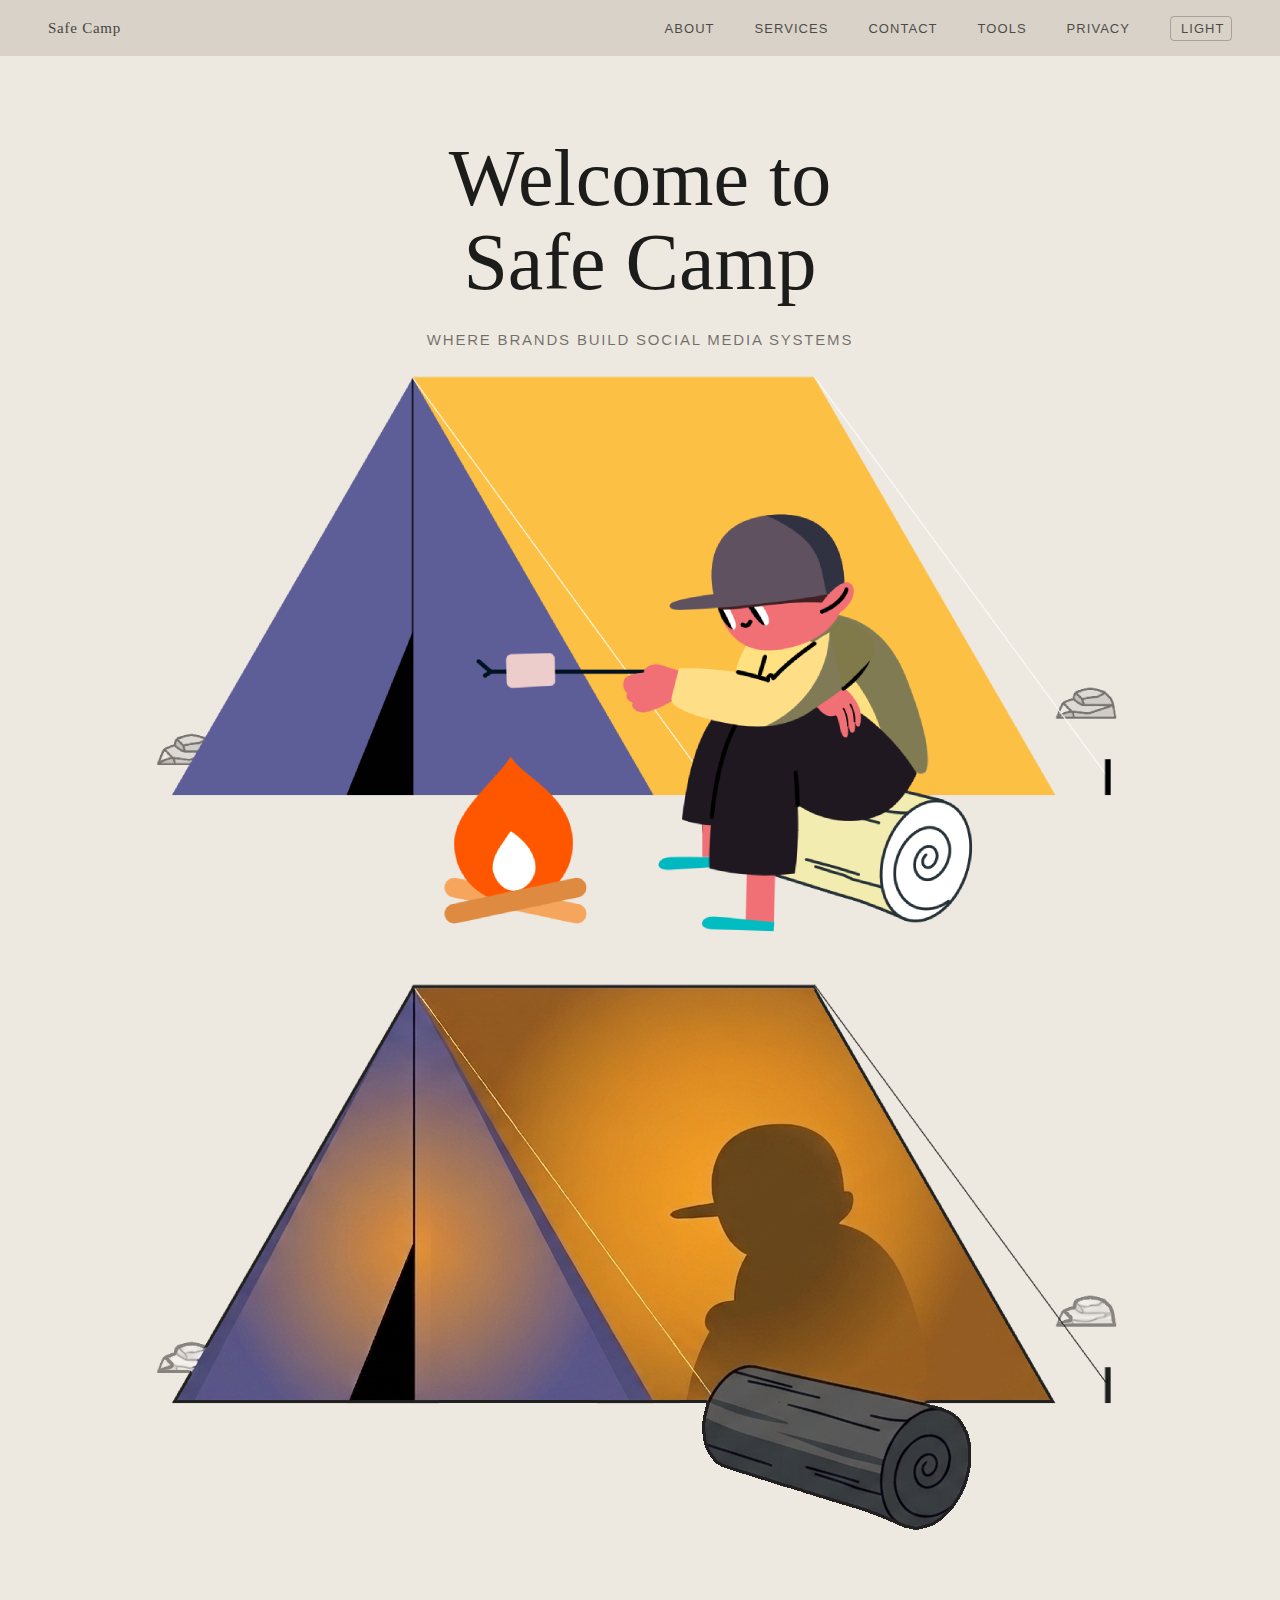
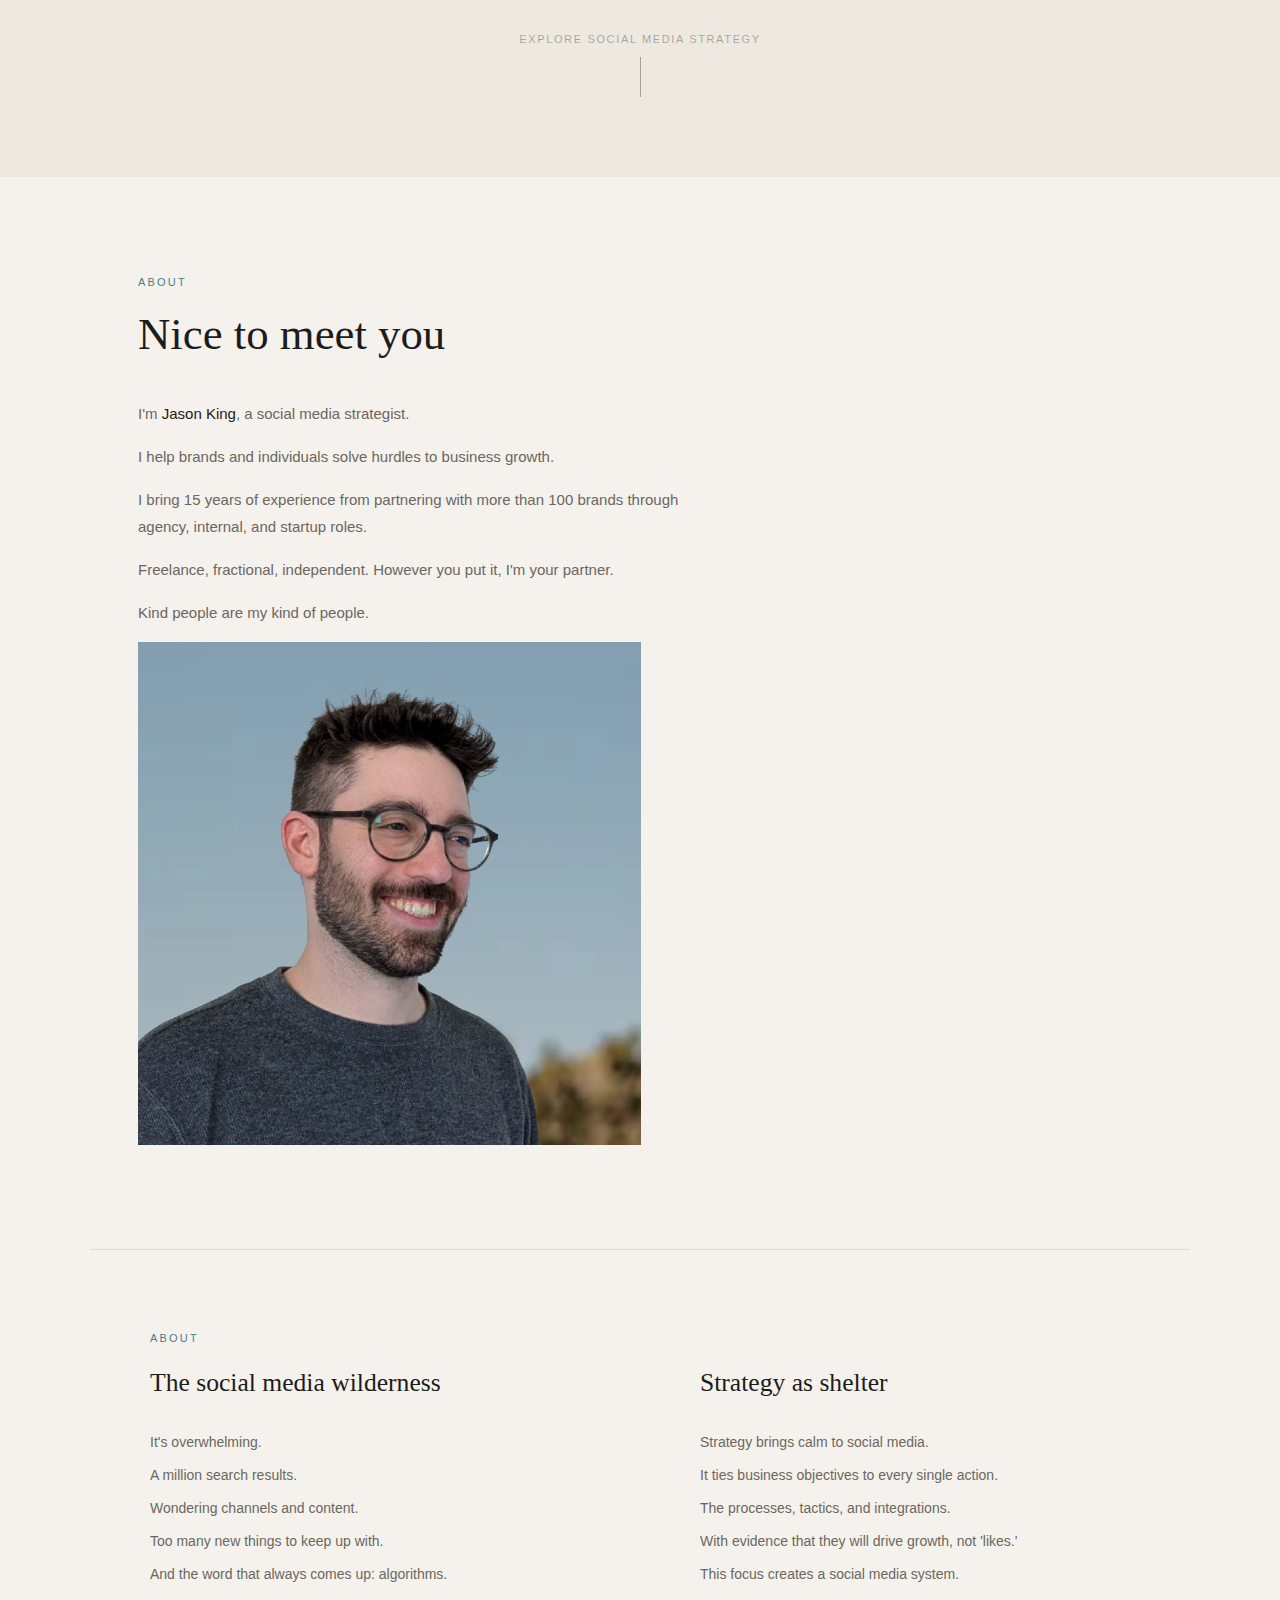
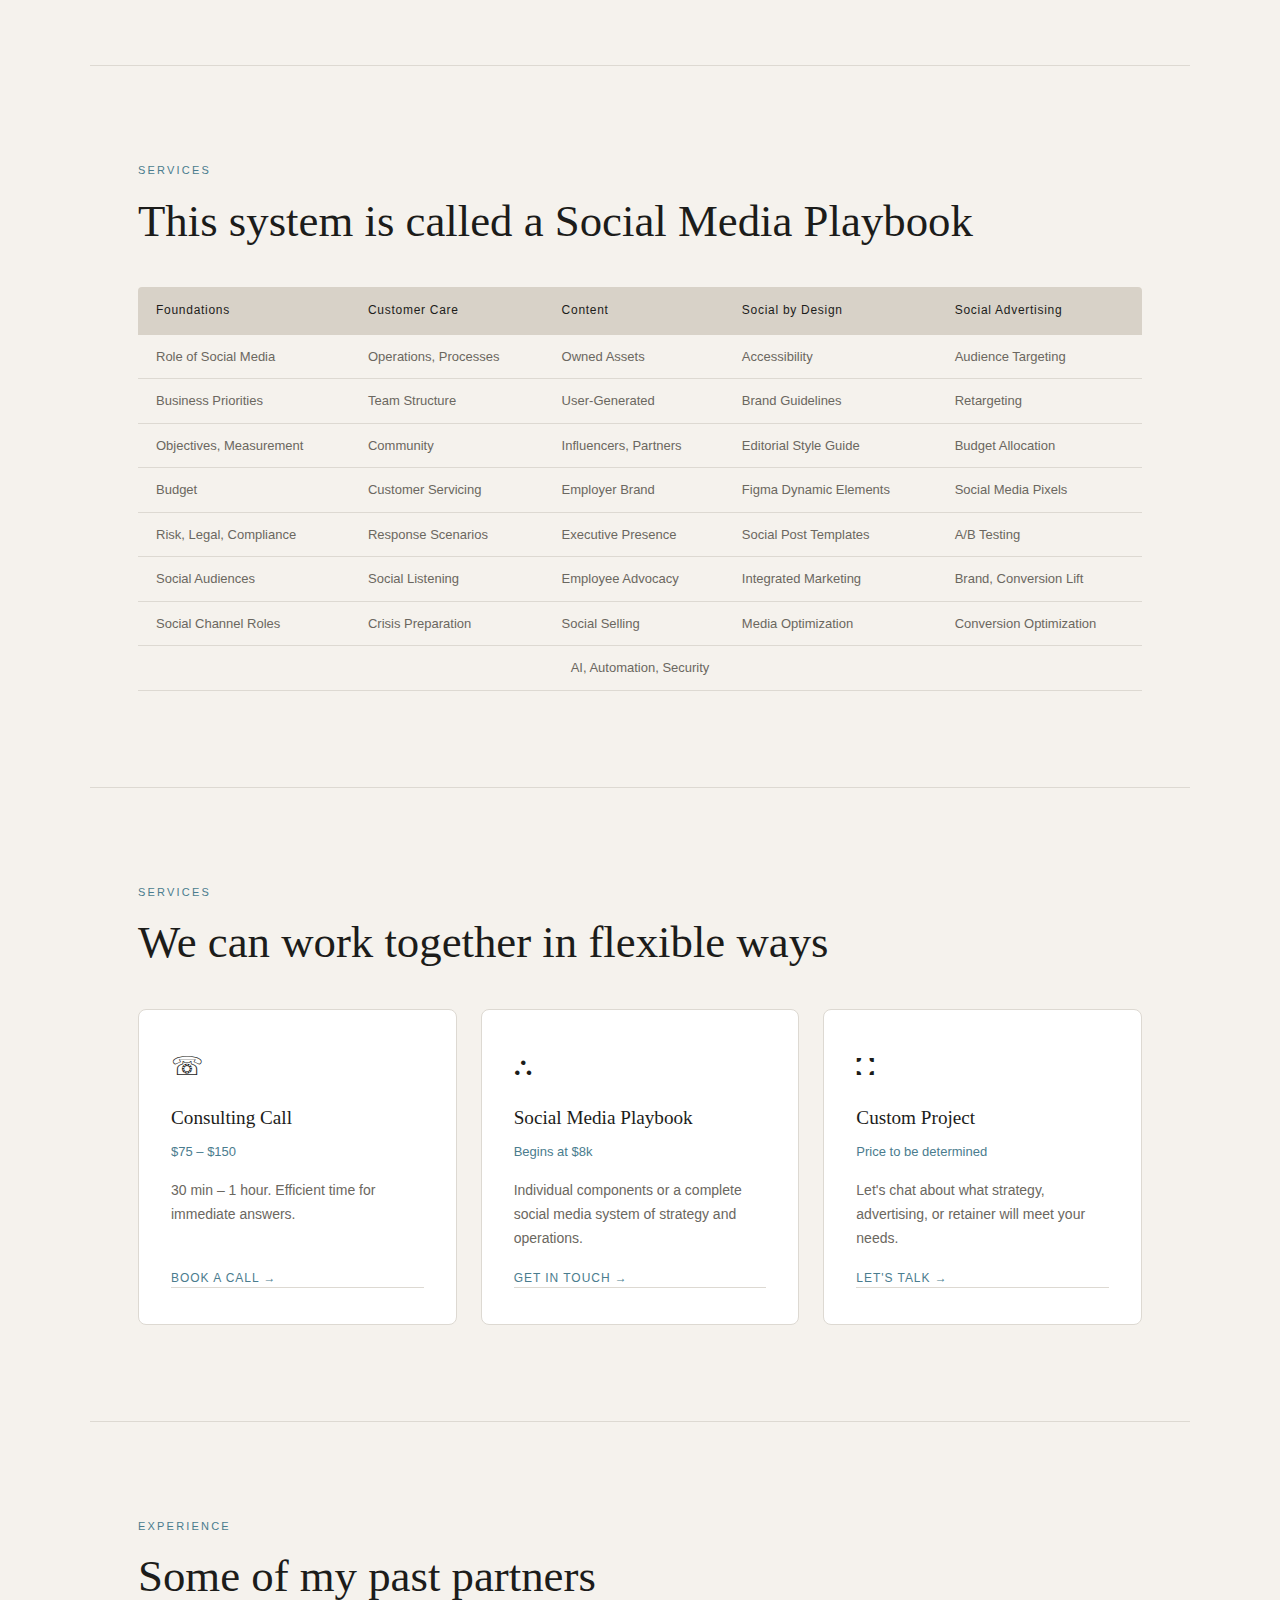
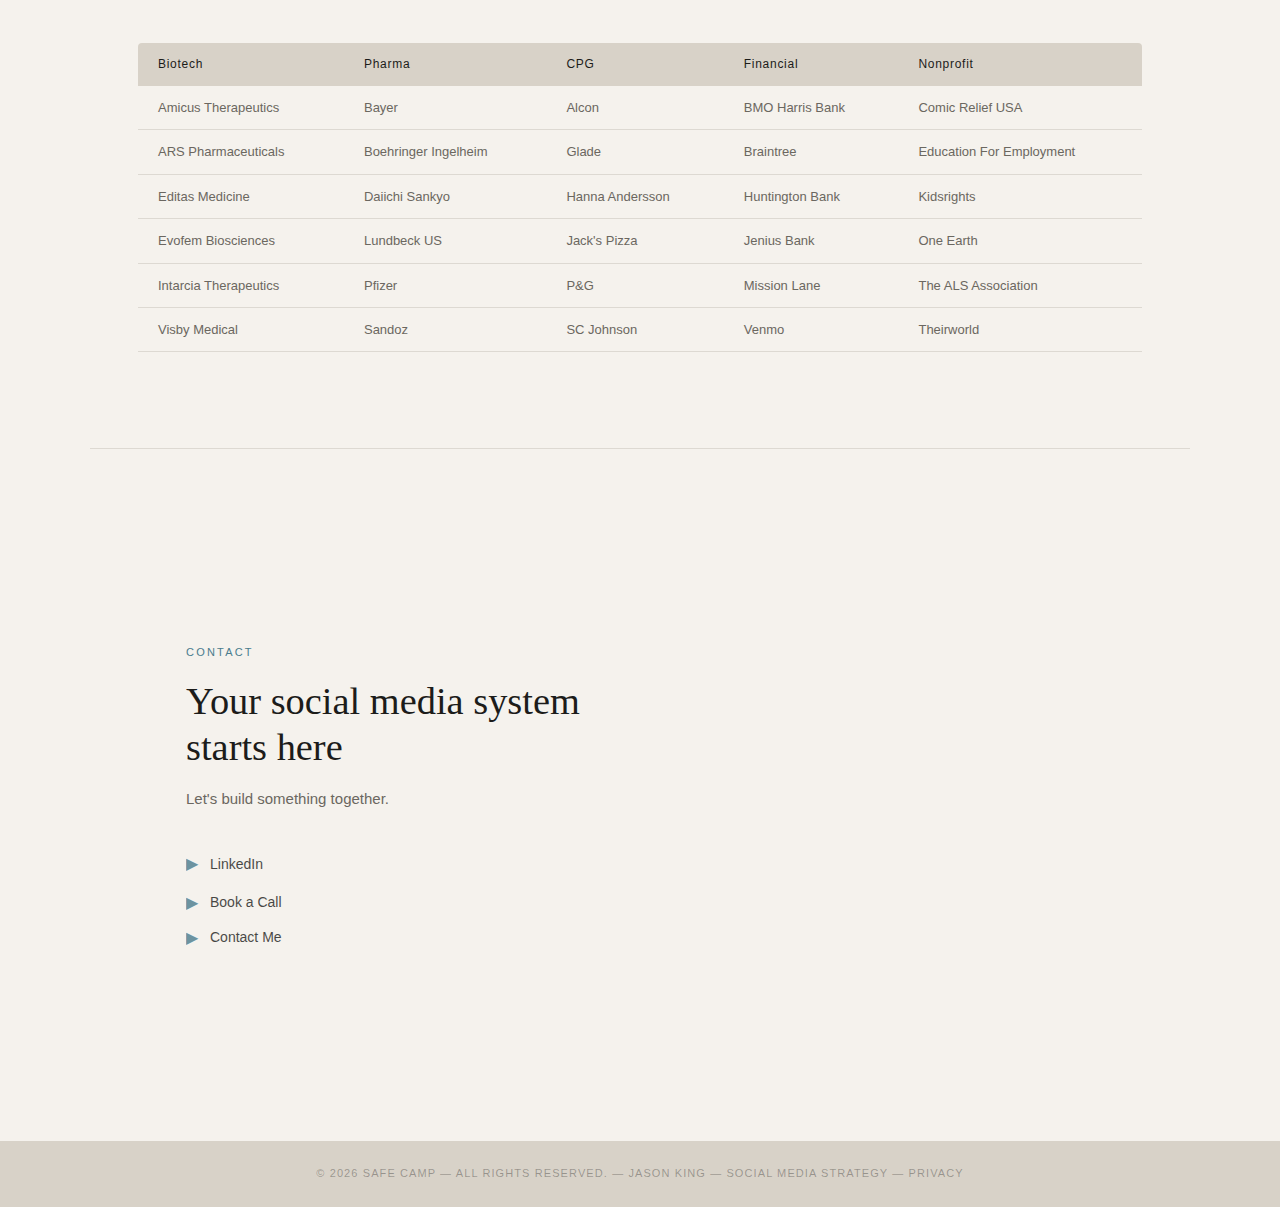
<file: index.html>
<!DOCTYPE html><html lang="en"><head><meta charset="UTF-8"><meta name="viewport" content="width=device-width, initial-scale=1.0"><meta name="referrer" content="strict-origin-when-cross-origin"><meta name="description" content="Safe Camp is a social media strategy consultancy. 15 years of experience partnering with 100+ brands across biotech, pharma, CPG, financial, and nonprofit sectors."><meta property="og:title" content="Safe Camp — Where Brands Build Social Media Systems"><meta property="og:description" content="Social media strategy consultancy. 15 years of experience partnering with 100+ brands across biotech, pharma, CPG, financial, and nonprofit sectors."><meta property="og:image" content="https://jason-kingx.github.io/safe-camp/images/og-image.png"><meta property="og:image:width" content="1200"><meta property="og:image:height" content="630"><meta property="og:image:alt" content="Safe Camp — Social media strategy consultancy by Jason King"><meta property="og:url" content="https://jason-kingx.github.io/safe-camp/"><meta property="og:type" content="website"><meta name="twitter:card" content="summary_large_image"><meta name="twitter:title" content="Safe Camp — Where Brands Build Social Media Systems"><meta name="twitter:description" content="Social media strategy consultancy. 15 years of experience partnering with 100+ brands across biotech, pharma, CPG, financial, and nonprofit sectors."><meta name="twitter:image" content="https://jason-kingx.github.io/safe-camp/images/og-image.png"><meta http-equiv="Content-Security-Policy" content="default-src 'self'; style-src 'self' 'unsafe-inline' https://fonts.googleapis.com; font-src https://fonts.gstatic.com; script-src 'self' 'unsafe-inline' https://app.cal.com https://tally.so; connect-src https://app.cal.com https://tally.so; frame-src https://cal.com https://app.cal.com https://tally.so; img-src 'self' data:;"><link rel="canonical" href="https://jason-kingx.github.io/safe-camp/"><title>Safe Camp — Social Media Strategy</title><link rel="preconnect" href="https://fonts.googleapis.com"><link rel="preconnect" href="https://fonts.gstatic.com" crossorigin><link href="https://fonts.googleapis.com/css2?family=EB+Garamond:ital,wght@0,400;1,400&family=DM+Sans:wght@300;400;500&display=swap" rel="stylesheet"><link rel="stylesheet" href="css/styles.css"><link rel="icon" href="favicon-black.svg" media="(prefers-color-scheme: light)"><link rel="icon" href="favicon-white.svg" media="(prefers-color-scheme: dark)"><script defer src="https://tally.so/widgets/embed.js"></script><script type="application/ld+json">{"@context":"https://schema.org","@type":"ProfessionalService","name":"Safe Camp","url":"https://jason-kingx.github.io/safe-camp","description":"Social media strategy consultancy. 15 years of experience partnering with 100+ brands.","founder":{"@type":"Person","name":"Jason King","jobTitle":"Social Media Strategist","url":"https://www.linkedin.com/in/jasonkingx/"},"areaServed":"Worldwide","serviceType":"Social Media Strategy"}</script></head><body><noscript><p style="position:fixed;bottom:0;left:0;right:0;background:var(--nav-bg);color:var(--ink);text-align:center;padding:12px 24px;font-size:13px;letter-spacing:0.06em;z-index:999;margin:0;">JavaScript is disabled in your browser. The booking and contact forms require JavaScript to function.</p></noscript><nav role="navigation" aria-label="Main navigation"><a href="index.html" class="nav-brand" style="text-decoration:none;">Safe Camp</a><ul class="nav-links" id="navLinks"><li><a href="#about">About</a></li><li><a href="#services">Services</a></li><li><a href="#contact">Contact</a></li><li><a href="tools.html">Tools</a></li><li><a href="privacy.html">Privacy</a></li><li><button class="theme-toggle" id="themeToggle" aria-label="Toggle light/dark mode"><span class="toggle-label">Light</span></button></li></ul><button class="hamburger" id="hamburger" aria-label="Toggle menu" aria-expanded="false"><span></span><span></span><span></span></button></nav><main><section id="hero" aria-label="Introduction"><div class="hero-inner"><div class="hero-text"><h1 class="hero-title">Welcome to<br>Safe Camp</h1><p class="hero-sub">Where brands build social media systems</p></div><div class="hero-image"><img src="images/CamperLight.png" alt="Illustrated camper roasting marshmallows by a campfire" class="hero-camper-light"><img src="images/CamperDark.png" alt="Illustrated camper roasting marshmallows by a campfire" class="hero-camper-dark"></div></div><a class="hero-scroll" href="#about">Explore social media strategy</a></section><section id="about" aria-labelledby="about-heading"><div id="about-section"><div class="about-text"><p class="section-eyebrow" aria-hidden="true">About</p><h2 id="about-heading" class="section-title">Nice to meet you</h2><p>I'm <strong>Jason King</strong>, a social media strategist.</p><p>I help brands and individuals<br class="mobile-br"> solve hurdles to business growth.</p><p>I bring 15 years of experience from<br class="mobile-br"> partnering with more than 100 brands<br class="mobile-br"> through agency, internal, and startup roles.</p><p>Freelance, fractional, independent.<br class="mobile-br"> However you put it, I'm your partner.</p><p class="mobile-no-gap">Kind people are my kind of people.</p></div><div class="about-headshot"><img src="images/headshot.png" alt="Jason King, social media strategist" class="headshot-img"></div></div></section><div class="full-divider" aria-hidden="true"></div><section id="philosophy" aria-label="Strategy philosophy"><div class="philosophy-inner"><div class="phil-col"><p class="col-label" aria-hidden="true">About</p><h3>The social media wilderness</h3><ul><li>It's overwhelming.</li><li>A million search results.</li><li>Wondering channels and content.</li><li>Too many new things to keep up with.</li><li>And the word that always comes up: algorithms.</li></ul></div><div class="phil-col solution"><p class="col-label" style="visibility:hidden;" aria-hidden="true">placeholder</p><h3>Strategy as shelter</h3><ul><li>Strategy brings calm to social media.</li><li>It ties business objectives to every single action.</li><li>The processes, tactics, and integrations.</li><li>With evidence that they will drive growth, not 'likes.'</li><li>This focus creates a social media system.</li></ul></div></div></section><div class="full-divider" aria-hidden="true"></div><section id="services" aria-labelledby="services-heading"><div id="services-section"><p class="section-eyebrow" aria-hidden="true">Services</p><h2 id="services-heading" class="section-title">This system is called a Social Media Playbook</h2><div class="table-scroll"><table class="playbook-table" aria-label="Social Media Playbook components"><thead><tr><th scope="col">Foundations</th><th scope="col">Customer Care</th><th scope="col">Content</th><th scope="col">Social by Design</th><th scope="col">Social Advertising</th></tr></thead><tbody><tr><td>Role of Social Media</td><td>Operations, Processes</td><td>Owned Assets</td><td>Accessibility</td><td>Audience Targeting</td></tr><tr><td>Business Priorities</td><td>Team Structure</td><td>User-Generated</td><td>Brand Guidelines</td><td>Retargeting</td></tr><tr><td>Objectives, Measurement</td><td>Community</td><td>Influencers, Partners</td><td>Editorial Style Guide</td><td>Budget Allocation</td></tr><tr><td>Budget</td><td>Customer Servicing</td><td>Employer Brand</td><td>Figma Dynamic Elements</td><td>Social Media Pixels</td></tr><tr><td>Risk, Legal, Compliance</td><td>Response Scenarios</td><td>Executive Presence</td><td>Social Post Templates</td><td>A/B Testing</td></tr><tr><td>Social Audiences</td><td>Social Listening</td><td>Employee Advocacy</td><td>Integrated Marketing</td><td>Brand, Conversion Lift</td></tr><tr><td>Social Channel Roles</td><td>Crisis Preparation</td><td>Social Selling</td><td>Media Optimization</td><td>Conversion Optimization</td></tr><tr><td colspan="5" style="text-align:center;">AI, Automation, Security</td></tr></tbody></table></div><script>const table=document.querySelector('.playbook-table');const allCells=table.querySelectorAll('td');const lastRowCell=table.querySelector('tbody tr:last-child td[colspan]');allCells.forEach(td=>{td.addEventListener('mouseenter',()=>{const col=td.cellIndex;allCells.forEach(cell=>{const isColMatch=cell.cellIndex===col && !cell.hasAttribute('colspan');const isLastRow=cell===lastRowCell;cell.classList.toggle('col-hover',isColMatch || isLastRow);});});td.addEventListener('mouseleave',()=>{allCells.forEach(cell=>cell.classList.remove('col-hover'));});});</script></div></section><div class="full-divider" aria-hidden="true"></div><section id="pricing" aria-labelledby="pricing-heading"><div class="pricing-inner"><p class="section-eyebrow" aria-hidden="true">Services</p><h2 id="pricing-heading" class="section-title">We can work together in flexible ways</h2><div class="pricing-grid"><div class="pricing-card"><span class="icon" aria-hidden="true">☏</span><h3>Consulting Call</h3><p class="price">$75 – $150</p><p>30 min – 1 hour. Efficient time for immediate answers.</p><button data-cal-link="safecamp" data-cal-namespace="booking" data-cal-config='{"layout":"month_view"}' class="cta-link">Book a call <span aria-hidden="true">→</span></button></div><div class="pricing-card"><span class="icon" aria-hidden="true">⛬</span><h3>Social Media Playbook</h3><p class="price">Begins at $8k</p><p>Individual components or a complete social media system of strategy and operations.</p><button data-tally-open="MebPkA" data-tally-layout="modal" data-tally-width="560" data-tally-emoji-text="👋" data-tally-emoji-animation="wave" class="cta-link">Get in touch <span aria-hidden="true">→</span></button></div><div class="pricing-card"><span class="icon" aria-hidden="true">⛚</span><h3>Custom Project</h3><p class="price">Price to be determined</p><p>Let's chat about what strategy, advertising, or retainer will meet your needs.</p><button data-tally-open="MebPkA" data-tally-layout="modal" data-tally-width="560" data-tally-emoji-text="👋" data-tally-emoji-animation="wave" class="cta-link">Let's talk <span aria-hidden="true">→</span></button></div></div></div></section><div class="full-divider" aria-hidden="true"></div><section id="partners" aria-labelledby="partners-heading"><div class="partners-inner"><p class="section-eyebrow" aria-hidden="true">Experience</p><h2 id="partners-heading" class="section-title">Some of my past partners</h2><div class="table-scroll"><table class="partners-table" aria-label="Past partner brands by industry"><thead><tr><th scope="col">Biotech</th><th scope="col">Pharma</th><th scope="col">CPG</th><th scope="col">Financial</th><th scope="col">Nonprofit</th></tr></thead><tbody><tr><td>Amicus Therapeutics</td><td>Bayer</td><td>Alcon</td><td>BMO Harris Bank</td><td>Comic Relief USA</td></tr><tr><td>ARS Pharmaceuticals</td><td>Boehringer Ingelheim</td><td>Glade</td><td>Braintree</td><td>Education For Employment</td></tr><tr><td>Editas Medicine</td><td>Daiichi Sankyo</td><td>Hanna Andersson</td><td>Huntington Bank</td><td>Kidsrights</td></tr><tr><td>Evofem Biosciences</td><td>Lundbeck US</td><td>Jack's Pizza</td><td>Jenius Bank</td><td>One Earth</td></tr><tr><td>Intarcia Therapeutics</td><td>Pfizer</td><td>P&G</td><td>Mission Lane</td><td>The ALS Association</td></tr><tr><td>Visby Medical</td><td>Sandoz</td><td>SC Johnson</td><td>Venmo</td><td>Theirworld</td></tr></tbody></table></div></div></section><div class="full-divider" aria-hidden="true"></div><section id="contact" aria-labelledby="contact-heading"><div id="contact-section"><div class="contact-inner"><div class="contact-text"><p class="section-eyebrow" aria-hidden="true">Contact</p><h2 id="contact-heading">Your social media system starts here</h2><p class="sub">Let's build something together.</p><div class="contact-links"><a href="https://www.linkedin.com/in/jasonkingx/" class="contact-link" target="_blank" rel="noopener noreferrer" aria-label="LinkedIn (opens in a new tab)"><span class="arrow" aria-hidden="true">▶</span> LinkedIn </a><button data-cal-link="safecamp" data-cal-namespace="booking" data-cal-config='{"layout":"month_view"}' class="contact-link"><span class="arrow" aria-hidden="true">▶</span> Book a Call </button><button data-tally-open="MebPkA" data-tally-layout="modal" data-tally-width="560" data-tally-emoji-text="👋" data-tally-emoji-animation="wave" class="contact-link"><span class="arrow" aria-hidden="true">▶</span> Contact Me </button></div></div><div class="contact-illustration"><img src="images/contact-illustration.gif" class="logo-theme logo-dark-mode" loading="lazy" width="360" height="360" alt="Safe Camp logo"><img src="images/SafeCamp_black.gif" class="logo-theme logo-light-mode" loading="lazy" width="360" height="360" alt="Safe Camp logo"></div></div></div></section></main><footer>&copy; 2026 Safe Camp &mdash; All rights reserved. &mdash; Jason King &mdash; Social Media Strategy &mdash; <a href="privacy.html" class="footer-link" style="color:inherit;text-decoration:none;">Privacy</a></footer><script>(function(){const html=document.documentElement;const saved=localStorage.getItem('theme');if(saved==='dark'){html.setAttribute('data-theme','dark');}else if(saved==='light'){html.removeAttribute('data-theme');}else if(window.matchMedia('(prefers-color-scheme: dark)').matches){html.setAttribute('data-theme','dark');}window.addEventListener('DOMContentLoaded',function(){const btn=document.getElementById('themeToggle');const label=btn.querySelector('.toggle-label');function updateLabel(){label.textContent=html.getAttribute('data-theme')==='dark'?'Dark':'Light';}updateLabel();btn.addEventListener('click',function(){const isDark=html.getAttribute('data-theme')==='dark';if(isDark){html.removeAttribute('data-theme');localStorage.setItem('theme','light');}else{html.setAttribute('data-theme','dark');localStorage.setItem('theme','dark');}updateLabel();});});})();</script><script type="text/javascript"> (function (C, A, L) { let p = function (a, ar) { a.q.push(ar); }; let d = C.document; C.Cal = C.Cal || function () { let cal = C.Cal; let ar = arguments; if (!cal.loaded) { cal.ns = {}; cal.q = cal.q || []; d.head.appendChild(d.createElement("script")).src = A; cal.loaded = true; } if (ar[0] === L) { const api = function () { p(api, arguments); }; const namespace = ar[1]; api.q = api.q || []; if(typeof namespace === "string"){cal.ns[namespace] = cal.ns[namespace] || api;p(cal.ns[namespace], ar);p(cal, ["initNamespace", namespace]);} else p(cal, ar); return;} p(cal, ar); }; })(window, "https://app.cal.com/embed/embed.js","init");Cal("init","booking",{origin:"https://app.cal.com"});Cal("ns:booking","init",{debug:false,calLink:"safecamp",config:{layout:"month_view"}});</script><script>(function(){var btn=document.getElementById('hamburger');var nav=document.getElementById('navLinks');btn.addEventListener('click',function(){var open=nav.classList.toggle('nav-open');btn.classList.toggle('is-open',open);btn.setAttribute('aria-expanded',String(open));});nav.querySelectorAll('a').forEach(function(a){a.addEventListener('click',function(){nav.classList.remove('nav-open');btn.classList.remove('is-open');btn.setAttribute('aria-expanded','false');});});})();</script></body></html>
</file>
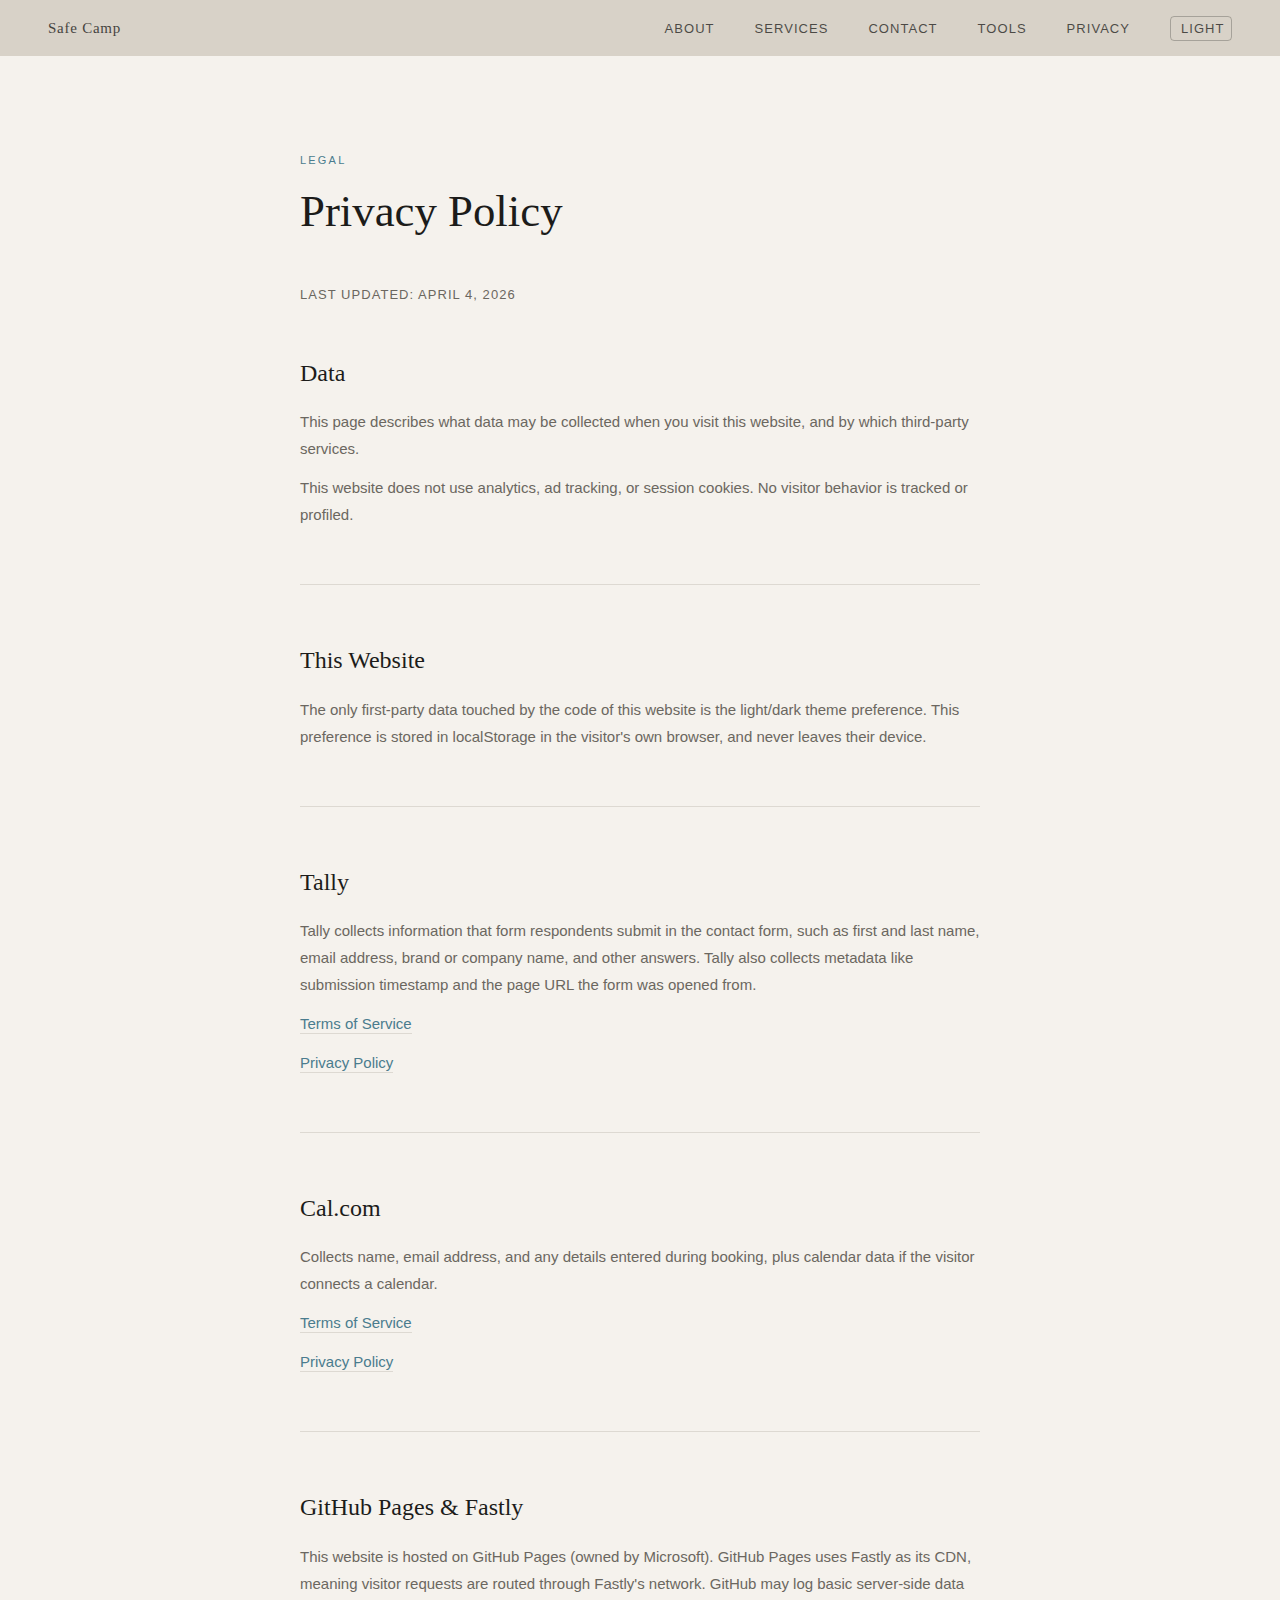
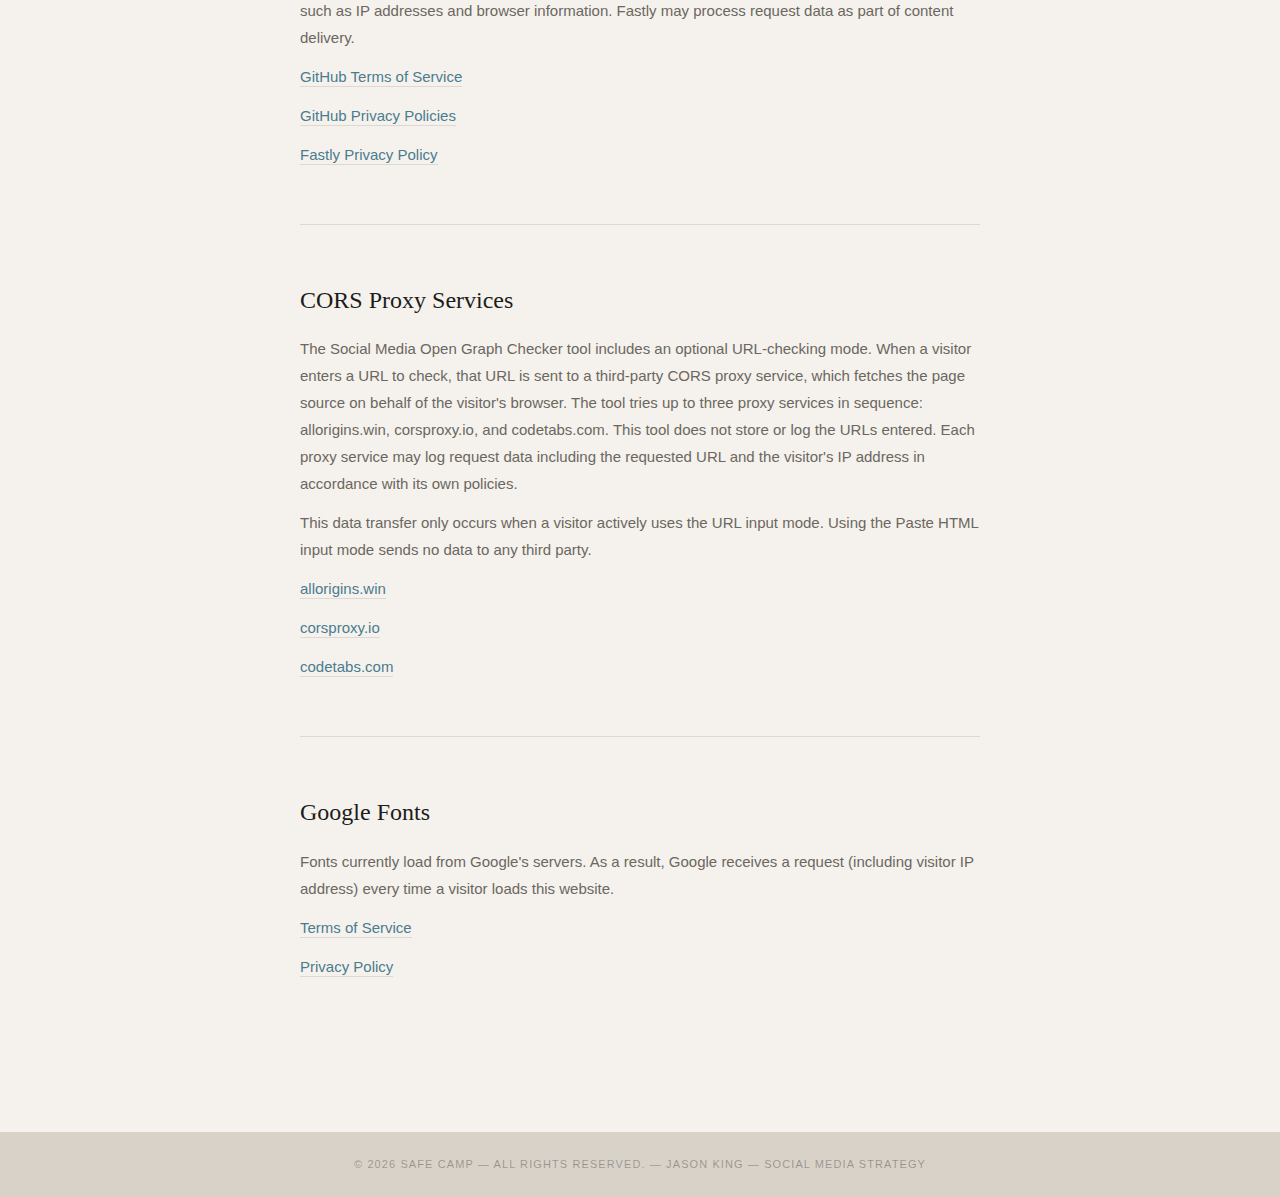
<file: privacy.html>
<!DOCTYPE html><html lang="en"><head><meta charset="UTF-8"><meta name="viewport" content="width=device-width, initial-scale=1.0"><meta name="referrer" content="strict-origin-when-cross-origin"><meta name="description" content="Safe Camp privacy policy. Information about data collected by this website and third-party services including Tally, Cal.com, GitHub Pages, Fastly, CORS proxy services, and Google Fonts."><meta http-equiv="Content-Security-Policy" content="default-src 'self'; style-src 'self' 'unsafe-inline' https://fonts.googleapis.com; font-src https://fonts.gstatic.com; script-src 'self' 'unsafe-inline'; img-src 'self' data:;"><link rel="canonical" href="https://jason-kingx.github.io/safe-camp/privacy.html"><title>Privacy — Safe Camp</title><link rel="preconnect" href="https://fonts.googleapis.com"><link rel="preconnect" href="https://fonts.gstatic.com" crossorigin><link href="https://fonts.googleapis.com/css2?family=EB+Garamond:ital,wght@0,400;1,400&family=DM+Sans:wght@300;400;500&display=swap" rel="stylesheet"><link rel="icon" href="favicon-black.svg" media="(prefers-color-scheme: light)"><link rel="icon" href="favicon-white.svg" media="(prefers-color-scheme: dark)"><link rel="stylesheet" href="css/styles.css"><style>
.terms-outer{width:100%;padding:96px 48px;}
.terms-inner{max-width:680px;margin:0 auto;}
.terms-inner h1{font-family:'EB Garamond',serif;font-size:clamp(1.8rem,4vw,2.8rem);font-weight:400;line-height:1.15;margin-bottom:48px;}
.terms-section{margin-bottom:56px;}
.terms-section h2{font-family:'EB Garamond',serif;font-size:1.5rem;font-weight:400;color:var(--ink);margin-bottom:16px;}
.terms-section p{font-size:15px;color:var(--mid);line-height:1.8;margin-bottom:12px;}
.terms-section a{color:var(--accent);text-decoration:none;border-bottom:1px solid var(--line);padding-bottom:1px;transition:border-color 0.2s;}
.terms-section a:hover{border-color:var(--accent);}
.terms-divider{height:1px;background:var(--line);margin-bottom:56px;border:none;}
@media(max-width:768px){.terms-outer{padding:64px 24px;}}
</style></head><body><noscript><p style="position:fixed;bottom:0;left:0;right:0;background:var(--nav-bg);color:var(--ink);text-align:center;padding:12px 24px;font-size:13px;letter-spacing:0.06em;z-index:999;margin:0;">JavaScript is disabled in your browser. Some features on this site require JavaScript to function.</p></noscript><nav role="navigation" aria-label="Main navigation"><a href="index.html" class="nav-brand" style="text-decoration:none;">Safe Camp</a><ul class="nav-links" id="navLinks"><li><a href="index.html#about">About</a></li><li><a href="index.html#services">Services</a></li><li><a href="index.html#contact">Contact</a></li><li><a href="tools.html">Tools</a></li><li><a href="privacy.html">Privacy</a></li><li><button class="theme-toggle" id="themeToggle" aria-label="Toggle light/dark mode"><span class="toggle-label">Light</span></button></li></ul><button class="hamburger" id="hamburger" aria-label="Toggle menu" aria-expanded="false"><span></span><span></span><span></span></button></nav><main><div class="terms-outer"><div class="terms-inner"><p class="section-eyebrow" aria-hidden="true">Legal</p><h1>Privacy Policy</h1><p style="font-size:13px;color:var(--mid);letter-spacing:0.08em;text-transform:uppercase;margin-bottom:48px;">Last updated: April 4, 2026</p><div class="terms-section"><h2>Data</h2><p>This page describes what data may be collected when you visit this website, and by which third-party services.</p><p>This website does not use analytics, ad tracking, or session cookies. No visitor behavior is tracked or profiled.</p></div><hr class="terms-divider"><div class="terms-section"><h2>This Website</h2><p>The only first-party data touched by the code of this website is the light/dark theme preference. This preference is stored in localStorage in the visitor's own browser, and never leaves their device.</p></div><hr class="terms-divider"><div class="terms-section"><h2>Tally</h2><p>Tally collects information that form respondents submit in the contact form, such as first and last name, email address, brand or company name, and other answers. Tally also collects metadata like submission timestamp and the page URL the form was opened from.</p><p><a href="https://tally.so/help/terms-conditions" target="_blank" rel="noopener noreferrer">Terms of Service</a></p><p><a href="https://tally.so/help/privacy-policy" target="_blank" rel="noopener noreferrer">Privacy Policy</a></p></div><hr class="terms-divider"><div class="terms-section"><h2>Cal.com</h2><p>Collects name, email address, and any details entered during booking, plus calendar data if the visitor connects a calendar.</p><p><a href="https://cal.com/terms" target="_blank" rel="noopener noreferrer">Terms of Service</a></p><p><a href="https://cal.com/privacy" target="_blank" rel="noopener noreferrer">Privacy Policy</a></p></div><hr class="terms-divider"><div class="terms-section"><h2>GitHub Pages &amp; Fastly</h2><p>This website is hosted on GitHub Pages (owned by Microsoft). GitHub Pages uses Fastly as its CDN, meaning visitor requests are routed through Fastly's network. GitHub may log basic server-side data such as IP addresses and browser information. Fastly may process request data as part of content delivery.</p><p><a href="https://docs.github.com/en/site-policy/github-terms/github-terms-of-service" target="_blank" rel="noopener noreferrer">GitHub Terms of Service</a></p><p><a href="https://docs.github.com/en/site-policy/privacy-policies" target="_blank" rel="noopener noreferrer">GitHub Privacy Policies</a></p><p><a href="https://www.fastly.com/privacy/" target="_blank" rel="noopener noreferrer">Fastly Privacy Policy</a></p></div><hr class="terms-divider"><div class="terms-section"><h2>CORS Proxy Services</h2><p>The Social Media Open Graph Checker tool includes an optional URL-checking mode. When a visitor enters a URL to check, that URL is sent to a third-party CORS proxy service, which fetches the page source on behalf of the visitor's browser. The tool tries up to three proxy services in sequence: allorigins.win, corsproxy.io, and codetabs.com. This tool does not store or log the URLs entered. Each proxy service may log request data including the requested URL and the visitor's IP address in accordance with its own policies.</p><p>This data transfer only occurs when a visitor actively uses the URL input mode. Using the Paste HTML input mode sends no data to any third party.</p><p><a href="https://allorigins.win" target="_blank" rel="noopener noreferrer">allorigins.win</a></p><p><a href="https://corsproxy.io" target="_blank" rel="noopener noreferrer">corsproxy.io</a></p><p><a href="https://codetabs.com" target="_blank" rel="noopener noreferrer">codetabs.com</a></p></div><hr class="terms-divider"><div class="terms-section"><h2>Google Fonts</h2><p>Fonts currently load from Google's servers. As a result, Google receives a request (including visitor IP address) every time a visitor loads this website.</p><p><a href="https://developers.google.com/fonts/terms" target="_blank" rel="noopener noreferrer">Terms of Service</a></p><p><a href="https://developers.google.com/fonts/faq/privacy" target="_blank" rel="noopener noreferrer">Privacy Policy</a></p></div></div></div></main><footer>&copy; 2026 Safe Camp &mdash; All rights reserved. &mdash; Jason King &mdash; Social Media Strategy</footer><script>(function(){const html=document.documentElement;const saved=localStorage.getItem('theme');if(saved==='dark'){html.setAttribute('data-theme','dark');}else if(saved==='light'){html.removeAttribute('data-theme');}else if(window.matchMedia('(prefers-color-scheme: dark)').matches){html.setAttribute('data-theme','dark');}window.addEventListener('DOMContentLoaded',function(){const btn=document.getElementById('themeToggle');const label=btn.querySelector('.toggle-label');function updateLabel(){label.textContent=html.getAttribute('data-theme')==='dark'?'Dark':'Light';}updateLabel();btn.addEventListener('click',function(){const isDark=html.getAttribute('data-theme')==='dark';if(isDark){html.removeAttribute('data-theme');localStorage.setItem('theme','light');}else{html.setAttribute('data-theme','dark');localStorage.setItem('theme','dark');}updateLabel();});});})();</script><script>(function(){var btn=document.getElementById('hamburger');var nav=document.getElementById('navLinks');btn.addEventListener('click',function(){var open=nav.classList.toggle('nav-open');btn.classList.toggle('is-open',open);btn.setAttribute('aria-expanded',String(open));});nav.querySelectorAll('a').forEach(function(a){a.addEventListener('click',function(){nav.classList.remove('nav-open');btn.classList.remove('is-open');btn.setAttribute('aria-expanded','false');});});})();</script></body></html>
</file>
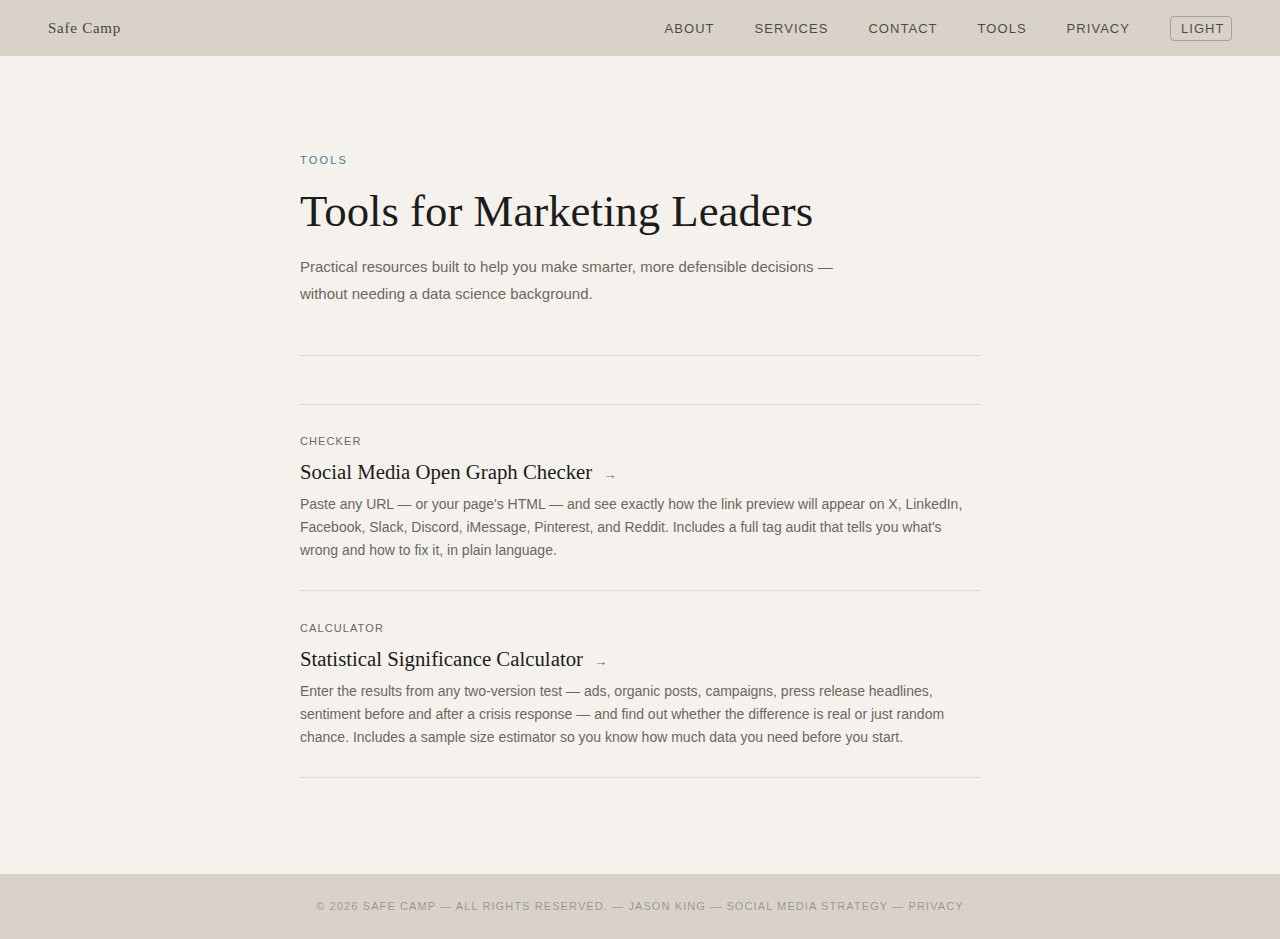
<file: tools.html>
<!DOCTYPE html>
<html lang="en"><head>
<meta charset="UTF-8">
<meta name="viewport" content="width=device-width, initial-scale=1.0">
<meta name="referrer" content="strict-origin-when-cross-origin">
<meta name="description" content="Tools for marketing leaders from Safe Camp — practical resources for making smarter, data-informed decisions without needing a data science background.">
<meta http-equiv="Content-Security-Policy" content="default-src 'self'; style-src 'self' 'unsafe-inline' https://fonts.googleapis.com; font-src https://fonts.gstatic.com; script-src 'self' 'unsafe-inline'; img-src 'self' data:;">
<link rel="canonical" href="https://jason-kingx.github.io/safe-camp/tools.html">
<title>Tools — Safe Camp</title>
<link rel="preconnect" href="https://fonts.googleapis.com">
<link rel="preconnect" href="https://fonts.gstatic.com" crossorigin>
<link href="https://fonts.googleapis.com/css2?family=EB+Garamond:ital,wght@0,400;1,400&family=DM+Sans:wght@300;400;500&display=swap" rel="stylesheet">
<link rel="icon" href="favicon-black.svg" media="(prefers-color-scheme: light)">
<link rel="icon" href="favicon-white.svg" media="(prefers-color-scheme: dark)">
<link rel="stylesheet" href="css/styles.css">
<style>

.tools-outer {
  width: 100%;
  padding: 96px 48px;
}

.tools-inner {
  max-width: 680px;
  margin: 0 auto;
}

.tools-inner h1 {
  font-family: 'EB Garamond', serif;
  font-size: clamp(1.8rem, 4vw, 2.8rem);
  font-weight: 400;
  line-height: 1.15;
  margin-bottom: 16px;
}

.tools-intro {
  font-size: 15px;
  color: var(--mid);
  line-height: 1.8;
  margin-bottom: 0;
  max-width: 560px;
}

.tools-divider {
  height: 1px;
  background: var(--line);
  margin: 48px 0;
  border: none;
}

/* Tool listing */
.tool-list {
  display: flex;
  flex-direction: column;
  gap: 1px;
}

.tool-item {
  display: block;
  text-decoration: none;
  padding: 28px 0;
  border-bottom: 1px solid var(--line);
  transition: opacity 0.15s;
}
.tool-item:first-child { border-top: 1px solid var(--line); }
.tool-item:hover { opacity: 0.7; }

.tool-item-tag {
  font-size: 11px;
  text-transform: uppercase;
  letter-spacing: 0.1em;
  color: var(--mid);
  margin: 0 0 8px;
}

.tool-item-title {
  font-family: 'EB Garamond', serif;
  font-size: 1.3rem;
  font-weight: 400;
  color: var(--ink);
  margin: 0 0 8px;
  line-height: 1.25;
}

.tool-item-desc {
  font-size: 14px;
  color: var(--mid);
  line-height: 1.65;
  margin: 0;
}

.tool-item-arrow {
  display: inline-block;
  margin-left: 6px;
  font-size: 13px;
  color: var(--mid);
  transition: transform 0.15s;
}
.tool-item:hover .tool-item-arrow { transform: translateX(3px); }

@media (max-width: 768px) {
  .tools-outer { padding: 64px 24px; }
}
</style>
</head>
<body>

<noscript><p style="position:fixed;bottom:0;left:0;right:0;background:var(--nav-bg);color:var(--ink);text-align:center;padding:12px 24px;font-size:13px;letter-spacing:0.06em;z-index:999;margin:0;">JavaScript is disabled in your browser. Some features on this site require JavaScript to function.</p></noscript>

<nav role="navigation" aria-label="Main navigation">
  <a href="index.html" class="nav-brand" style="text-decoration:none;">Safe Camp</a>
  <ul class="nav-links" id="navLinks">
    <li><a href="index.html#about">About</a></li>
    <li><a href="index.html#services">Services</a></li>
    <li><a href="index.html#contact">Contact</a></li>
    <li><a href="tools.html">Tools</a></li>
    <li><a href="privacy.html">Privacy</a></li>
    <li><button class="theme-toggle" id="themeToggle" aria-label="Toggle light/dark mode"><span class="toggle-label">Light</span></button></li>
  </ul>
  <button class="hamburger" id="hamburger" aria-label="Toggle menu" aria-expanded="false">
    <span></span><span></span><span></span>
  </button>
</nav>

<main>
  <div class="tools-outer">
    <div class="tools-inner">

      <p class="section-eyebrow" aria-hidden="true">Tools</p>
      <h1>Tools for Marketing Leaders</h1>
      <p class="tools-intro">Practical resources built to help you make smarter, more defensible decisions — without needing a data science background.</p>

      <hr class="tools-divider">

      <div class="tool-list">

        <a href="tools/social-card-previewer.html" class="tool-item">
          <p class="tool-item-tag">Checker</p>
          <p class="tool-item-title">Social Media Open Graph Checker <span class="tool-item-arrow">→</span></p>
          <p class="tool-item-desc">Paste any URL — or your page's HTML — and see exactly how the link preview will appear on X, LinkedIn, Facebook, Slack, Discord, iMessage, Pinterest, and Reddit. Includes a full tag audit that tells you what's wrong and how to fix it, in plain language.</p>
        </a>

        <a href="tools/statistical-significance-calculator.html" class="tool-item">
          <p class="tool-item-tag">Calculator</p>
          <p class="tool-item-title">Statistical Significance Calculator <span class="tool-item-arrow">→</span></p>
          <p class="tool-item-desc">Enter the results from any two-version test — ads, organic posts, campaigns, press release headlines, sentiment before and after a crisis response — and find out whether the difference is real or just random chance. Includes a sample size estimator so you know how much data you need before you start.</p>
        </a>

      </div>

    </div>
  </div>
</main>

<footer>&copy; 2026 Safe Camp &mdash; All rights reserved. &mdash; Jason King &mdash; Social Media Strategy &mdash; <a href="privacy.html" class="footer-link" style="color:inherit;text-decoration:none;">Privacy</a></footer>

<script>
(function(){
  var html  = document.documentElement;
  var saved = localStorage.getItem('theme');
  if (saved === 'dark') {
    html.setAttribute('data-theme','dark');
  } else if (saved === 'light') {
    html.removeAttribute('data-theme');
  } else if (window.matchMedia('(prefers-color-scheme: dark)').matches) {
    html.setAttribute('data-theme','dark');
  }
  window.addEventListener('DOMContentLoaded', function(){
    var btn   = document.getElementById('themeToggle');
    var label = btn.querySelector('.toggle-label');
    function updateLabel(){
      label.textContent = html.getAttribute('data-theme') === 'dark' ? 'Dark' : 'Light';
    }
    updateLabel();
    btn.addEventListener('click', function(){
      var isDark = html.getAttribute('data-theme') === 'dark';
      if (isDark){ html.removeAttribute('data-theme'); localStorage.setItem('theme','light'); }
      else       { html.setAttribute('data-theme','dark'); localStorage.setItem('theme','dark'); }
      updateLabel();
    });
  });
})();

(function(){
  window.addEventListener('DOMContentLoaded', function(){
    var btn = document.getElementById('hamburger');
    var nav = document.getElementById('navLinks');
    btn.addEventListener('click', function(){
      var open = nav.classList.toggle('nav-open');
      btn.classList.toggle('is-open', open);
      btn.setAttribute('aria-expanded', String(open));
    });
    nav.querySelectorAll('a').forEach(function(a){
      a.addEventListener('click', function(){
        nav.classList.remove('nav-open');
        btn.classList.remove('is-open');
        btn.setAttribute('aria-expanded','false');
      });
    });
  });
})();
</script>
</body>
</html>
</file>
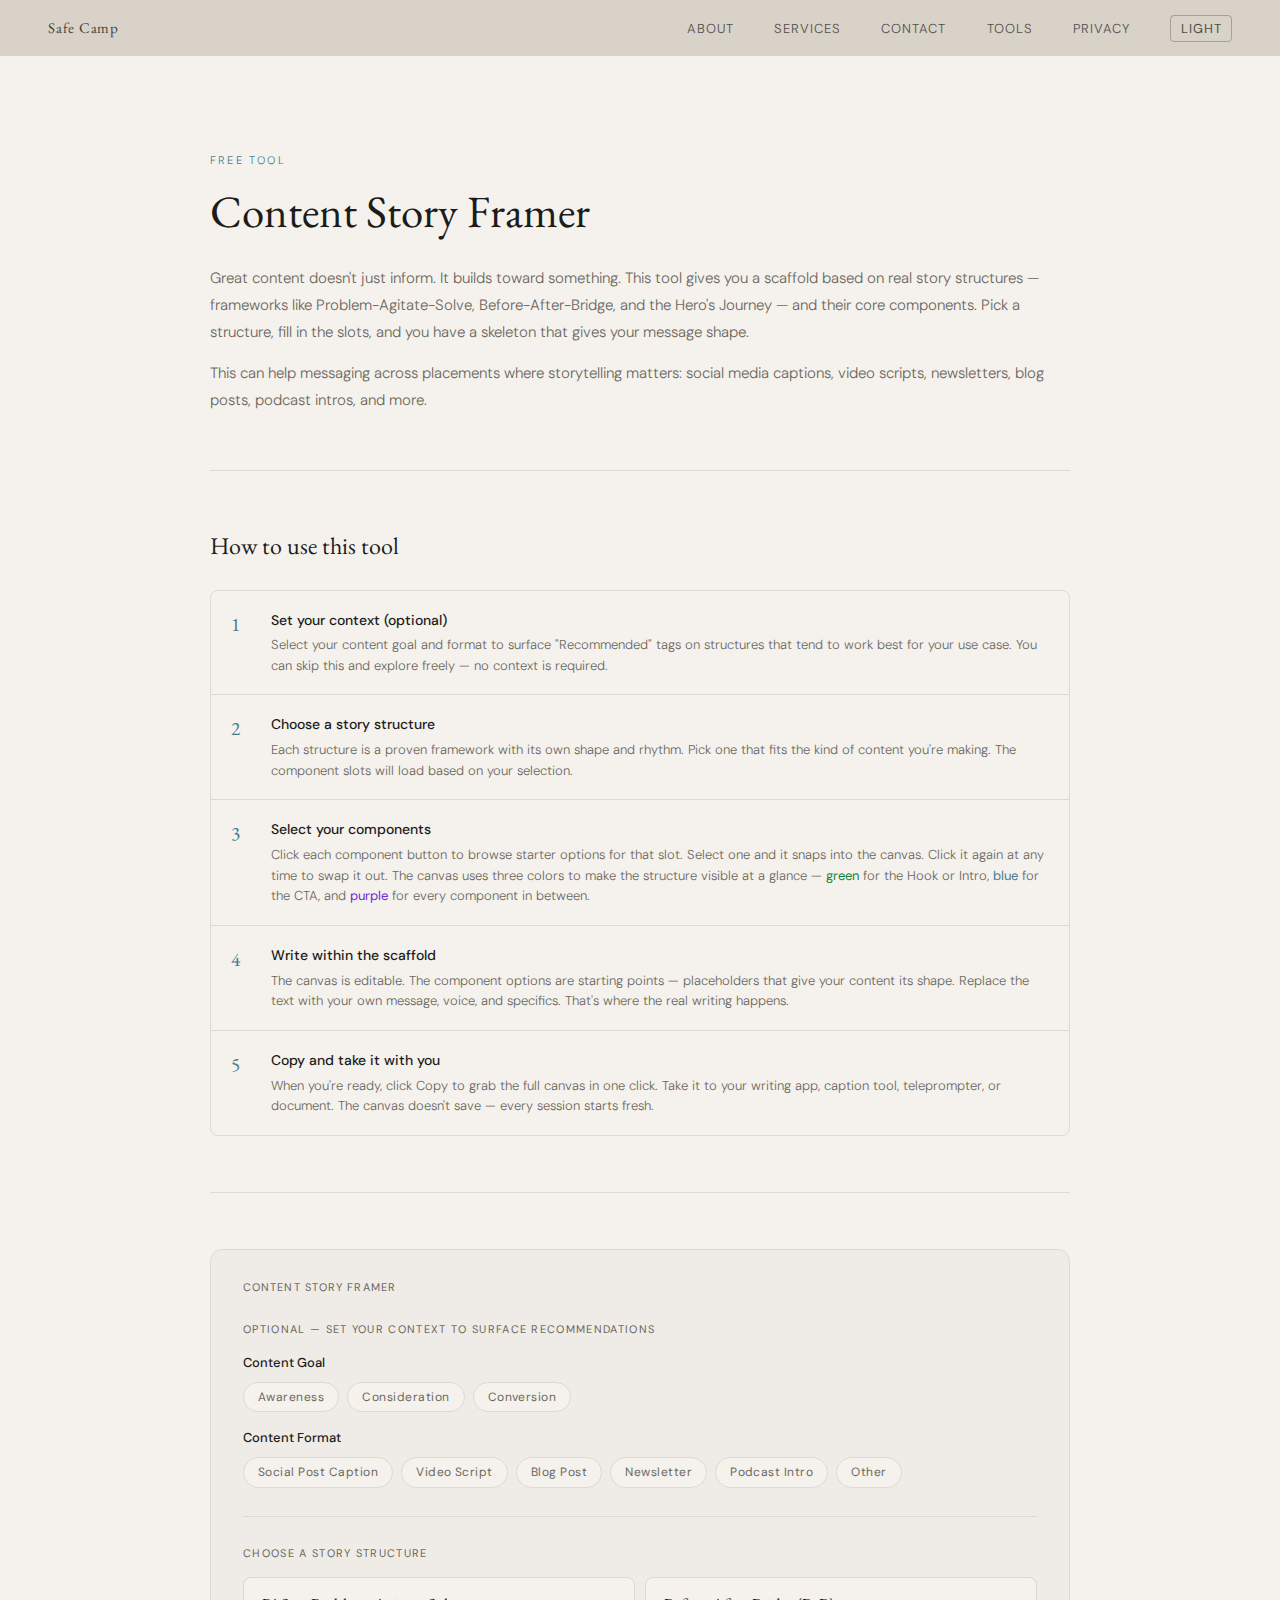
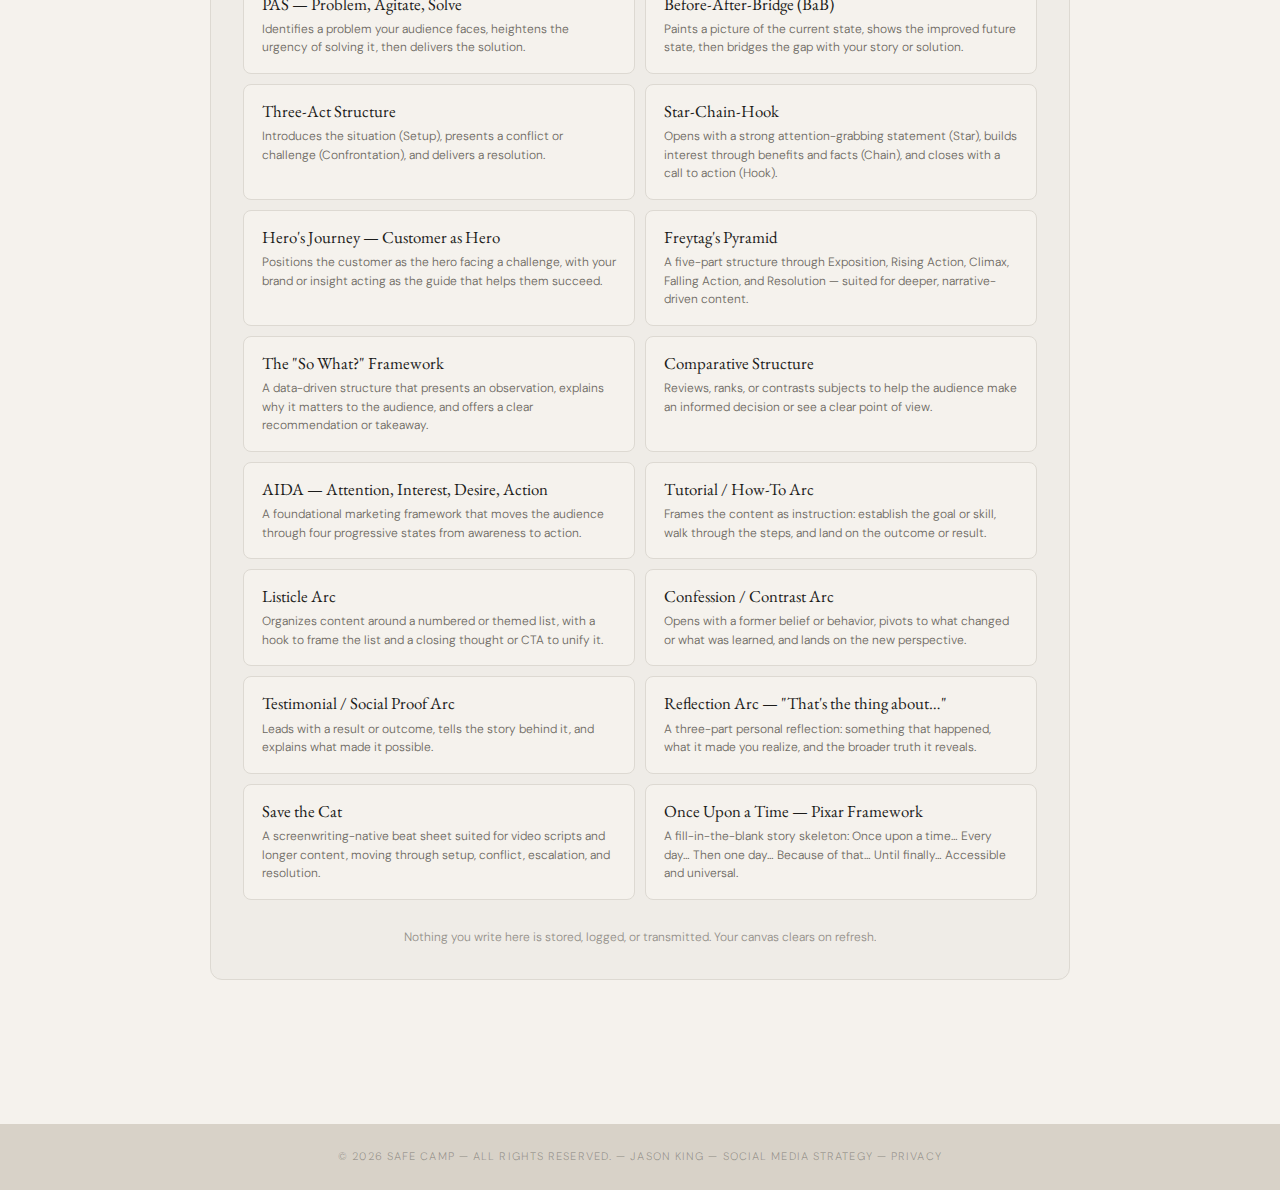
<file: tools/content-story-framer.html>
<!DOCTYPE html>
<html lang="en">
<head>
<meta charset="UTF-8">
<meta name="viewport" content="width=device-width, initial-scale=1.0">
<meta name="referrer" content="strict-origin-when-cross-origin">
<meta name="description" content="Content Story Framer — a free tool to build story skeletons for your content. Choose a proven structure, select your components, and create a scaffold you can write within for social media, video, newsletters, and more.">
<meta property="og:title" content="Content Story Framer — Safe Camp">
<meta property="og:description" content="Build story skeletons for your content. Choose a proven structure, select your components, and fill in the scaffold with your own voice.">
<meta property="og:url" content="https://jason-kingx.github.io/safe-camp/tools/content-story-framer.html">
<meta property="og:type" content="website">
<meta property="og:site_name" content="Safe Camp">
<meta name="twitter:card" content="summary_large_image">
<meta name="twitter:title" content="Content Story Framer — Safe Camp">
<meta name="twitter:description" content="Build story skeletons for your content. Choose a proven structure, select your components, and fill in the scaffold with your own voice.">
<link rel="canonical" href="https://jason-kingx.github.io/safe-camp/tools/content-story-framer.html">
<title>Content Story Framer — Safe Camp</title>
<link rel="preconnect" href="https://fonts.googleapis.com">
<link rel="preconnect" href="https://fonts.gstatic.com" crossorigin>
<link href="https://fonts.googleapis.com/css2?family=EB+Garamond:ital,wght@0,400;1,400&family=DM+Sans:wght@300;400;500&display=swap" rel="stylesheet">
<link rel="icon" href="../favicon-black.svg" media="(prefers-color-scheme: light)">
<link rel="icon" href="../favicon-white.svg" media="(prefers-color-scheme: dark)">
<link rel="stylesheet" href="../css/styles.css">
<script>(function(){var html=document.documentElement;var saved=localStorage.getItem('theme');if(saved==='dark'){html.setAttribute('data-theme','dark');}else if(saved==='light'){html.removeAttribute('data-theme');}else if(window.matchMedia('(prefers-color-scheme: dark)').matches){html.setAttribute('data-theme','dark');}})();</script>
<script defer src="../include.js"></script>
<style>

/* ── Page layout ─────────────────────────────────────────────── */
.page-outer {
  width: 100%;
  padding: 96px 48px;
}

.page-inner {
  max-width: 860px;
  margin: 0 auto;
}

.page-inner h1 {
  font-family: 'EB Garamond', serif;
  font-size: clamp(1.8rem, 4vw, 2.8rem);
  font-weight: 400;
  line-height: 1.15;
  margin-bottom: 28px;
}

.page-inner h2 {
  font-family: 'EB Garamond', serif;
  font-size: 1.5rem;
  font-weight: 400;
  color: var(--ink);
  margin-top: 48px;
  margin-bottom: 14px;
}

.page-prose p {
  font-size: 15px;
  color: var(--mid);
  line-height: 1.8;
  margin-bottom: 14px;
}

.page-prose ul {
  padding-left: 20px;
  margin-bottom: 16px;
}

.page-prose li {
  font-size: 15px;
  color: var(--mid);
  line-height: 1.75;
  margin-bottom: 8px;
}

.page-prose li strong { color: var(--ink); }
.page-prose em { color: var(--mid); font-style: italic; }

.page-divider {
  height: 1px;
  background: var(--line);
  margin: 56px 0;
  border: none;
}

/* ── Tool card ───────────────────────────────────────────────── */
.tool-card {
  background: var(--surface, rgba(128,128,128,0.05));
  border: 1px solid var(--line);
  border-radius: 12px;
  padding: 32px;
  margin: 48px 0;
}

.tool-eyebrow {
  font-size: 11px;
  font-weight: 400;
  text-transform: uppercase;
  letter-spacing: 0.1em;
  color: var(--mid);
  margin: 0 0 28px;
  line-height: 1;
}

/* ── Component color tokens ──────────────────────────────────── */
:root {
  --hook-bg:       rgba(34, 197, 94, 0.09);
  --hook-label:    #15803d;
  --hook-border:   rgba(34, 197, 94, 0.28);
  --hook-btn:      rgba(34, 197, 94, 0.15);
  --body-bg:       rgba(124, 58, 237, 0.08);
  --body-label:    #6d28d9;
  --body-border:   rgba(124, 58, 237, 0.22);
  --body-btn:      rgba(124, 58, 237, 0.12);
  --cta-bg:        rgba(74, 124, 142, 0.10);
  --cta-label:     #4A7C8E;
  --cta-border:    rgba(74, 124, 142, 0.28);
  --cta-btn:       rgba(74, 124, 142, 0.15);
}

html[data-theme="dark"] {
  --hook-bg:       rgba(34, 197, 94, 0.11);
  --hook-label:    #4ade80;
  --hook-border:   rgba(34, 197, 94, 0.25);
  --hook-btn:      rgba(34, 197, 94, 0.18);
  --body-bg:       rgba(167, 139, 250, 0.10);
  --body-label:    #c4b5fd;
  --body-border:   rgba(167, 139, 250, 0.25);
  --body-btn:      rgba(167, 139, 250, 0.18);
  --cta-bg:        rgba(74, 124, 142, 0.18);
  --cta-label:     #7BBDCF;
  --cta-border:    rgba(74, 124, 142, 0.35);
  --cta-btn:       rgba(74, 124, 142, 0.22);
}

/* ── Step sections ───────────────────────────────────────────── */
.csf-step { margin-bottom: 28px; }
.csf-step:last-child { margin-bottom: 0; }

.step-label {
  font-size: 11px;
  font-weight: 400;
  text-transform: uppercase;
  letter-spacing: 0.12em;
  color: var(--mid);
  margin-bottom: 14px;
}

/* ── Foundational fields ─────────────────────────────────────── */
.field-group { margin-bottom: 16px; }
.field-group:last-child { margin-bottom: 0; }

.field-label {
  font-size: 13px;
  font-weight: 500;
  color: var(--ink);
  margin-bottom: 8px;
}

.toggle-group {
  display: flex;
  flex-wrap: wrap;
  gap: 8px;
}

.toggle-btn {
  font-family: 'DM Sans', sans-serif;
  font-size: 12px;
  font-weight: 400;
  letter-spacing: 0.04em;
  color: var(--mid);
  background: var(--bg);
  border: 1px solid var(--line);
  border-radius: 20px;
  padding: 6px 14px;
  cursor: pointer;
  transition: border-color 0.15s, color 0.15s, background 0.15s;
  line-height: 1.4;
}

.toggle-btn:hover {
  border-color: var(--ink);
  color: var(--ink);
}

.toggle-btn.active {
  background: var(--ink);
  border-color: var(--ink);
  color: var(--bg);
}

/* ── Structure divider ───────────────────────────────────────── */
.step-divider {
  height: 1px;
  background: var(--line);
  margin: 28px 0;
  border: none;
}

/* ── Structure grid ──────────────────────────────────────────── */
.structure-grid {
  display: grid;
  grid-template-columns: 1fr 1fr;
  gap: 10px;
}

.structure-card {
  background: var(--bg);
  border: 1.5px solid var(--line);
  border-radius: 8px;
  padding: 16px 18px;
  cursor: pointer;
  transition: border-color 0.15s, box-shadow 0.15s;
  position: relative;
}

.structure-card:hover {
  border-color: var(--mid);
}

.structure-card.selected {
  border-color: var(--ink);
  box-shadow: 0 0 0 1px var(--ink);
}

.structure-name {
  font-family: 'EB Garamond', serif;
  font-size: 1.05rem;
  font-weight: 400;
  color: var(--ink);
  margin-bottom: 6px;
  line-height: 1.2;
}

.structure-card:has(.rec-tag) .structure-name {
  padding-right: 72px;
}

.structure-explainer {
  font-size: 12px;
  color: var(--mid);
  line-height: 1.55;
}

.rec-tag {
  position: absolute;
  top: 14px;
  right: 14px;
  font-size: 9px;
  font-weight: 500;
  letter-spacing: 0.08em;
  text-transform: uppercase;
  color: var(--accent);
  background: var(--accent-light);
  border: 1px solid var(--line);
  border-radius: 10px;
  padding: 3px 8px;
  white-space: nowrap;
}

/* ── Component buttons ───────────────────────────────────────── */
.component-row {
  display: flex;
  flex-wrap: wrap;
  gap: 8px;
  margin-bottom: 12px;
}

.component-btn {
  font-family: 'DM Sans', sans-serif;
  font-size: 11px;
  font-weight: 400;
  letter-spacing: 0.06em;
  text-transform: uppercase;
  border-radius: 6px;
  padding: 7px 12px;
  cursor: pointer;
  border: 1.5px solid var(--line);
  background: var(--bg);
  color: var(--mid);
  transition: border-color 0.15s, color 0.15s, background 0.15s;
  display: flex;
  align-items: center;
  gap: 6px;
}

.component-btn::before {
  content: '';
  display: inline-block;
  width: 7px;
  height: 7px;
  border-radius: 50%;
  border: 1.5px solid currentColor;
  flex-shrink: 0;
  transition: background 0.15s;
}

/* Filled state */
.component-btn.filled::before {
  background: currentColor;
}

/* Color variants */
.component-btn.green  { color: var(--hook-label);  border-color: var(--hook-border);  }
.component-btn.purple { color: var(--body-label);  border-color: var(--body-border);  }
.component-btn.blue   { color: var(--cta-label);   border-color: var(--cta-border);   }

.component-btn.green.filled  { background: var(--hook-btn);  }
.component-btn.purple.filled { background: var(--body-btn);  }
.component-btn.blue.filled   { background: var(--cta-btn);   }

.component-btn:hover, .component-btn.panel-open {
  opacity: 0.75;
}

/* ── Component panel ─────────────────────────────────────────── */
.component-panel {
  background: var(--card-bg);
  border: 1px solid var(--line);
  border-radius: 10px;
  margin-bottom: 12px;
  overflow: hidden;
}

.panel-header {
  display: flex;
  align-items: center;
  justify-content: space-between;
  padding: 14px 18px 12px;
  border-bottom: 1px solid var(--line);
}

.panel-title {
  font-size: 11px;
  font-weight: 500;
  text-transform: uppercase;
  letter-spacing: 0.1em;
  color: var(--ink);
}

.panel-close {
  background: none;
  border: none;
  cursor: pointer;
  font-size: 14px;
  color: var(--mid);
  padding: 2px 6px;
  border-radius: 4px;
  transition: color 0.15s;
  line-height: 1;
  font-family: 'DM Sans', sans-serif;
}
.panel-close:hover { color: var(--ink); }

/* ── Panel category tabs ─────────────────────────────────────── */
.panel-tabs {
  display: none;
  gap: 0;
  border-bottom: 1px solid var(--line);
  padding: 0 18px;
}

.panel-tab {
  font-family: 'DM Sans', sans-serif;
  font-size: 11px;
  font-weight: 500;
  text-transform: uppercase;
  letter-spacing: 0.08em;
  color: var(--mid);
  background: none;
  border: none;
  border-bottom: 2px solid transparent;
  padding: 10px 12px;
  cursor: pointer;
  transition: color 0.15s, border-color 0.15s;
  margin-bottom: -1px;
  line-height: 1.4;
}

.panel-tab:hover { color: var(--ink); }

.panel-tab.active {
  color: var(--ink);
  border-bottom-color: var(--ink);
}

.panel-note {
  font-size: 11px;
  color: var(--mid);
  padding: 10px 18px 0;
  font-style: italic;
  opacity: 0.75;
}

.panel-options {
  display: grid;
  grid-template-columns: 1fr 1fr;
  gap: 8px;
  padding: 14px 18px 18px;
  max-height: 240px;
  overflow-y: auto;
}

.option-card {
  font-family: 'DM Sans', sans-serif;
  font-size: 13px;
  color: var(--mid);
  line-height: 1.5;
  background: var(--bg);
  border: 1px solid var(--line);
  border-radius: 6px;
  padding: 10px 13px;
  cursor: pointer;
  text-align: left;
  transition: border-color 0.15s, color 0.15s;
}

.option-card:hover {
  border-color: var(--ink);
  color: var(--ink);
}

/* ── Canvas ──────────────────────────────────────────────────── */
.canvas-area {
  background: var(--card-bg);
  border: 1.5px solid var(--line);
  border-radius: 10px;
  min-height: 160px;
  padding: 20px;
  margin-bottom: 12px;
}

.canvas-empty {
  font-size: 14px;
  color: var(--mid);
  font-style: italic;
  opacity: 0.7;
  line-height: 1.7;
}

.canvas-blocks { display: flex; flex-direction: column; gap: 2px; }

.canvas-block {
  border-radius: 6px;
  overflow: hidden;
}

.block-label-row {
  display: flex;
  align-items: center;
  gap: 6px;
  padding: 5px 10px;
  font-size: 10px;
  font-weight: 500;
  letter-spacing: 0.09em;
  text-transform: uppercase;
}

.block-dot {
  width: 6px;
  height: 6px;
  border-radius: 50%;
  flex-shrink: 0;
}

.canvas-block.green .block-label-row  { background: var(--hook-bg);  color: var(--hook-label); }
.canvas-block.green .block-dot        { background: var(--hook-label); }
.canvas-block.purple .block-label-row { background: var(--body-bg);  color: var(--body-label); }
.canvas-block.purple .block-dot       { background: var(--body-label); }
.canvas-block.blue .block-label-row   { background: var(--cta-bg);   color: var(--cta-label); }
.canvas-block.blue .block-dot         { background: var(--cta-label); }

.block-text {
  font-family: 'DM Sans', sans-serif;
  font-size: 14px;
  color: var(--ink);
  line-height: 1.75;
  padding: 10px 12px 12px;
  min-height: 40px;
  outline: none;
  white-space: pre-wrap;
  word-break: break-word;
}

.canvas-block.green  .block-text { background: var(--hook-bg);  }
.canvas-block.purple .block-text { background: var(--body-bg);  }
.canvas-block.blue   .block-text { background: var(--cta-bg);   }

.block-text:focus { box-shadow: inset 0 0 0 1.5px var(--line); }

/* ── Canvas footer ───────────────────────────────────────────── */
.canvas-footer {
  display: flex;
  align-items: flex-start;
  justify-content: space-between;
  gap: 16px;
  flex-wrap: wrap;
}

.canvas-stats {
  display: flex;
  flex-wrap: wrap;
  align-items: center;
  gap: 8px;
}

.count-item {
  font-size: 12px;
  color: var(--mid);
  letter-spacing: 0.03em;
}

.stat-sep {
  font-size: 12px;
  color: var(--line);
}

.format-indicators {
  display: flex;
  flex-wrap: wrap;
  gap: 6px;
  margin-left: 4px;
}

.fmt-indicator {
  font-size: 10px;
  letter-spacing: 0.06em;
  text-transform: uppercase;
  color: var(--mid);
  background: var(--bg);
  border: 1px solid var(--line);
  border-radius: 10px;
  padding: 3px 8px;
  transition: color 0.15s, border-color 0.15s;
}

.fmt-indicator.over-limit {
  color: #dc2626;
  border-color: rgba(220, 38, 38, 0.4);
}

[data-theme="dark"] .fmt-indicator.over-limit {
  color: #f87171;
  border-color: rgba(248, 113, 113, 0.35);
}

.canvas-actions {
  display: flex;
  gap: 8px;
  flex-shrink: 0;
}

.canvas-btn {
  font-family: 'DM Sans', sans-serif;
  font-size: 12px;
  font-weight: 400;
  letter-spacing: 0.08em;
  text-transform: uppercase;
  border-radius: 6px;
  padding: 7px 16px;
  cursor: pointer;
  transition: opacity 0.15s, background 0.15s;
  line-height: 1.4;
}

.canvas-btn--copy {
  background: var(--ink);
  color: var(--bg);
  border: 1.5px solid var(--ink);
}
.canvas-btn--copy:hover { opacity: 0.82; }

.canvas-btn--reset {
  background: none;
  color: var(--mid);
  border: 1.5px solid var(--line);
}
.canvas-btn--reset:hover { border-color: var(--mid); color: var(--ink); }

.canvas-btn--sm {
  font-size: 11px;
  padding: 5px 12px;
}

.canvas-btn--ghost {
  background: none;
  color: var(--mid);
  border: 1.5px solid var(--line);
}

/* ── Reset confirm ───────────────────────────────────────────── */
.reset-confirm {
  display: flex;
  align-items: center;
  gap: 12px;
  flex-wrap: wrap;
  margin-top: 10px;
  padding: 12px 16px;
  background: rgba(220, 38, 38, 0.06);
  border: 1px solid rgba(220, 38, 38, 0.18);
  border-radius: 8px;
}

.reset-confirm-text {
  font-size: 13px;
  color: var(--mid);
  flex: 1;
}

/* ── Copy toast ──────────────────────────────────────────────── */
.copy-toast {
  position: fixed;
  bottom: 32px;
  left: 50%;
  transform: translateX(-50%) translateY(8px);
  background: var(--ink);
  color: var(--bg);
  font-family: 'DM Sans', sans-serif;
  font-size: 12px;
  letter-spacing: 0.07em;
  text-transform: uppercase;
  padding: 10px 20px;
  border-radius: 20px;
  opacity: 0;
  transition: opacity 0.2s, transform 0.2s;
  pointer-events: none;
  z-index: 200;
}
.copy-toast.show {
  opacity: 1;
  transform: translateX(-50%) translateY(0);
}

/* ── Privacy note ────────────────────────────────────────────── */
.privacy-note {
  font-size: 12px;
  color: var(--mid);
  text-align: center;
  margin: 20px 0 0;
  opacity: 0.7;
}

/* ── How-to steps ────────────────────────────────────────────── */
.how-to-steps {
  display: flex;
  flex-direction: column;
  gap: 0;
  margin: 24px 0;
  border: 1px solid var(--line);
  border-radius: 8px;
  overflow: hidden;
}

.how-to-step {
  display: flex;
  gap: 16px;
  padding: 18px 20px;
  border-bottom: 1px solid var(--line);
}
.how-to-step:last-child { border-bottom: none; }

.step-num {
  font-family: 'EB Garamond', serif;
  font-size: 1.2rem;
  color: var(--accent);
  width: 24px;
  flex-shrink: 0;
  padding-top: 1px;
}

.step-body {
  flex: 1;
}

.step-title {
  font-size: 14px;
  font-weight: 500;
  color: var(--ink);
  margin-bottom: 4px;
}

.step-desc {
  font-size: 13px;
  color: var(--mid);
  line-height: 1.6;
}

/* ── Responsive ──────────────────────────────────────────────── */
@media (max-width: 640px) {
  .page-outer { padding: 64px 24px; }
  .tool-card { padding: 20px; }
  .structure-grid { grid-template-columns: 1fr; }
  .panel-options { grid-template-columns: 1fr; max-height: 200px; }
  .canvas-footer { flex-direction: column; align-items: flex-start; }
  .canvas-actions { width: 100%; justify-content: flex-end; }
}

</style>
</head>
<body>

<noscript><p style="position:fixed;bottom:0;left:0;right:0;background:var(--nav-bg);color:var(--ink);text-align:center;padding:12px 24px;font-size:13px;letter-spacing:0.06em;z-index:999;margin:0;">JavaScript is disabled in your browser. This tool requires JavaScript to function.</p></noscript>

<div id="header-placeholder"></div>

<main>
<div class="page-outer">
  <div class="page-inner">

    <p class="section-eyebrow" aria-hidden="true">Free Tool</p>
    <h1>Content Story Framer</h1>

    <div class="page-prose">
      <p>Great content doesn't just inform. It builds toward something. This tool gives you a scaffold based on real story structures — frameworks like Problem-Agitate-Solve, Before-After-Bridge, and the Hero's Journey — and their core components. Pick a structure, fill in the slots, and you have a skeleton that gives your message shape.</p>
      <p>This can help messaging across placements where storytelling matters: social media captions, video scripts, newsletters, blog posts, podcast intros, and more.</p>
    </div>

    <hr class="page-divider">

    <h2>How to use this tool</h2>

    <div class="how-to-steps">
      <div class="how-to-step">
        <div class="step-num">1</div>
        <div class="step-body">
          <div class="step-title">Set your context (optional)</div>
          <div class="step-desc">Select your content goal and format to surface "Recommended" tags on structures that tend to work best for your use case. You can skip this and explore freely — no context is required.</div>
        </div>
      </div>
      <div class="how-to-step">
        <div class="step-num">2</div>
        <div class="step-body">
          <div class="step-title">Choose a story structure</div>
          <div class="step-desc">Each structure is a proven framework with its own shape and rhythm. Pick one that fits the kind of content you're making. The component slots will load based on your selection.</div>
        </div>
      </div>
      <div class="how-to-step">
        <div class="step-num">3</div>
        <div class="step-body">
          <div class="step-title">Select your components</div>
          <div class="step-desc">Click each component button to browse starter options for that slot. Select one and it snaps into the canvas. Click it again at any time to swap it out. The canvas uses three colors to make the structure visible at a glance — <strong style="color: var(--hook-label);">green</strong> for the Hook or Intro, <strong style="color: var(--cta-label);">blue</strong> for the CTA, and <strong style="color: var(--body-label);">purple</strong> for every component in between.</div>
        </div>
      </div>
      <div class="how-to-step">
        <div class="step-num">4</div>
        <div class="step-body">
          <div class="step-title">Write within the scaffold</div>
          <div class="step-desc">The canvas is editable. The component options are starting points — placeholders that give your content its shape. Replace the text with your own message, voice, and specifics. That's where the real writing happens.</div>
        </div>
      </div>
      <div class="how-to-step">
        <div class="step-num">5</div>
        <div class="step-body">
          <div class="step-title">Copy and take it with you</div>
          <div class="step-desc">When you're ready, click Copy to grab the full canvas in one click. Take it to your writing app, caption tool, teleprompter, or document. The canvas doesn't save — every session starts fresh.</div>
        </div>
      </div>
    </div>

    <hr class="page-divider">

    <!-- ══════════════════════════════════════════════════════════ -->
    <!--  TOOL                                                      -->
    <!-- ══════════════════════════════════════════════════════════ -->
    <div class="tool-card" role="region" aria-label="Content Story Framer">

      <p class="tool-eyebrow">Content Story Framer</p>

      <!-- Step 1: Foundational fields (optional) -->
      <div class="csf-step" id="step-fields">
        <p class="step-label">Optional — set your context to surface recommendations</p>

        <div class="field-group">
          <div class="field-label">Content Goal</div>
          <div class="toggle-group" id="goal-toggles">
            <button class="toggle-btn" data-field="goal" data-value="awareness" aria-pressed="false">Awareness</button>
            <button class="toggle-btn" data-field="goal" data-value="consideration" aria-pressed="false">Consideration</button>
            <button class="toggle-btn" data-field="goal" data-value="conversion" aria-pressed="false">Conversion</button>
          </div>
        </div>

        <div class="field-group">
          <div class="field-label">Content Format</div>
          <div class="toggle-group" id="format-toggles">
            <button class="toggle-btn" data-field="format" data-value="caption" aria-pressed="false">Social Post Caption</button>
            <button class="toggle-btn" data-field="format" data-value="video" aria-pressed="false">Video Script</button>
            <button class="toggle-btn" data-field="format" data-value="blog" aria-pressed="false">Blog Post</button>
            <button class="toggle-btn" data-field="format" data-value="newsletter" aria-pressed="false">Newsletter</button>
            <button class="toggle-btn" data-field="format" data-value="podcast" aria-pressed="false">Podcast Intro</button>
            <button class="toggle-btn" data-field="format" data-value="other" aria-pressed="false">Other</button>
          </div>
        </div>
      </div>

      <hr class="step-divider">

      <!-- Step 2: Story structure selection -->
      <div class="csf-step" id="step-structure">
        <p class="step-label">Choose a story structure</p>
        <div class="structure-grid" id="structure-grid">
          <!-- Rendered by JS -->
        </div>
      </div>

      <hr class="step-divider" id="compose-divider" style="display:none;">

      <!-- Step 3: Compose -->
      <div class="csf-step" id="step-compose" style="display:none;">
        <p class="step-label" id="compose-step-label">Choose your components</p>

        <!-- Component slot buttons -->
        <div class="component-row" id="component-row">
          <!-- Rendered by JS -->
        </div>

        <!-- Component selection panel -->
        <div class="component-panel" id="component-panel" style="display:none;">
          <div class="panel-header">
            <span class="panel-title" id="panel-title"></span>
            <button class="panel-close" id="panel-close" aria-label="Close panel">✕</button>
          </div>
          <div class="panel-tabs" id="panel-tabs"></div>
          <p class="panel-note" id="panel-note"></p>
          <div class="panel-options" id="panel-options">
            <!-- Rendered by JS -->
          </div>
        </div>

        <!-- Canvas -->
        <div class="canvas-area" id="canvas-area">
          <div class="canvas-empty" id="canvas-empty">Select your components above to see them appear here.</div>
          <div class="canvas-blocks" id="canvas-blocks" style="display:none;"></div>
        </div>

        <!-- Canvas footer -->
        <div class="canvas-footer">
          <div class="canvas-stats">
            <span class="count-item" id="word-count">0 words</span>
            <span class="stat-sep">·</span>
            <span class="count-item" id="char-count">0 characters</span>
            <div class="format-indicators" id="format-indicators"></div>
          </div>
          <div class="canvas-actions">
            <button class="canvas-btn canvas-btn--reset" id="reset-btn">Reset</button>
            <button class="canvas-btn canvas-btn--copy" id="copy-btn">Copy</button>
          </div>
        </div>

        <!-- Reset confirmation -->
        <div class="reset-confirm" id="reset-confirm" style="display:none;">
          <span class="reset-confirm-text">Are you sure? This will clear all your selections.</span>
          <button class="canvas-btn canvas-btn--sm" id="reset-yes" style="background:var(--ink);color:var(--bg);border:1.5px solid var(--ink);">Confirm</button>
          <button class="canvas-btn canvas-btn--sm canvas-btn--ghost" id="reset-no">Cancel</button>
        </div>

      </div><!-- /step-compose -->

      <p class="privacy-note">Nothing you write here is stored, logged, or transmitted. Your canvas clears on refresh.</p>

    </div><!-- /tool-card -->

    </div><!-- /page-inner -->
</div><!-- /page-outer -->
</main>

<div id="footer-placeholder"></div>

<div class="copy-toast" id="copy-toast">Copied to clipboard</div>

<script>
'use strict';

/* ── Data ─────────────────────────────────────────────────────── */

var STRUCTURES = [
  {
    id: 'pas',
    name: 'PAS — Problem, Agitate, Solve',
    explainer: 'Identifies a problem your audience faces, heightens the urgency of solving it, then delivers the solution.',
    components: ['hook', 'problem', 'agitation', 'solution', 'cta'],
    recommended: ['conversion']
  },
  {
    id: 'bab',
    name: 'Before-After-Bridge (BaB)',
    explainer: 'Paints a picture of the current state, shows the improved future state, then bridges the gap with your story or solution.',
    components: ['hook', 'setup', 'solution', 'bridge', 'cta'],
    recommended: ['consideration', 'conversion']
  },
  {
    id: 'three-act',
    name: 'Three-Act Structure',
    explainer: 'Introduces the situation (Setup), presents a conflict or challenge (Confrontation), and delivers a resolution.',
    components: ['hook', 'setup', 'problem', 'solution', 'cta'],
    recommended: ['awareness']
  },
  {
    id: 'star-chain-hook',
    name: 'Star-Chain-Hook',
    explainer: 'Opens with a strong attention-grabbing statement (Star), builds interest through benefits and facts (Chain), and closes with a call to action (Hook).',
    components: ['hook', 'value', 'proof', 'cta'],
    recommended: ['conversion']
  },
  {
    id: 'heros-journey',
    name: "Hero's Journey — Customer as Hero",
    explainer: "Positions the customer as the hero facing a challenge, with your brand or insight acting as the guide that helps them succeed.",
    components: ['hook', 'setup', 'problem', 'solution', 'reflection', 'cta'],
    recommended: ['awareness']
  },
  {
    id: 'freytag',
    name: "Freytag's Pyramid",
    explainer: 'A five-part structure through Exposition, Rising Action, Climax, Falling Action, and Resolution — suited for deeper, narrative-driven content.',
    components: ['hook', 'setup', 'problem', 'agitation', 'solution', 'cta'],
    recommended: ['awareness']
  },
  {
    id: 'so-what',
    name: 'The "So What?" Framework',
    explainer: 'A data-driven structure that presents an observation, explains why it matters to the audience, and offers a clear recommendation or takeaway.',
    components: ['hook', 'setup', 'value', 'cta'],
    recommended: ['consideration']
  },
  {
    id: 'comparative',
    name: 'Comparative Structure',
    explainer: 'Reviews, ranks, or contrasts subjects to help the audience make an informed decision or see a clear point of view.',
    components: ['hook', 'setup', 'value', 'proof', 'cta'],
    recommended: ['consideration']
  },
  {
    id: 'aida',
    name: 'AIDA — Attention, Interest, Desire, Action',
    explainer: 'A foundational marketing framework that moves the audience through four progressive states from awareness to action.',
    components: ['hook', 'setup', 'value', 'cta'],
    recommended: ['consideration', 'conversion']
  },
  {
    id: 'tutorial',
    name: 'Tutorial / How-To Arc',
    explainer: 'Frames the content as instruction: establish the goal or skill, walk through the steps, and land on the outcome or result.',
    components: ['hook', 'setup', 'value', 'solution', 'cta'],
    recommended: ['consideration']
  },
  {
    id: 'listicle',
    name: 'Listicle Arc',
    explainer: 'Organizes content around a numbered or themed list, with a hook to frame the list and a closing thought or CTA to unify it.',
    components: ['hook', 'value', 'cta'],
    recommended: ['awareness']
  },
  {
    id: 'confession',
    name: 'Confession / Contrast Arc',
    explainer: 'Opens with a former belief or behavior, pivots to what changed or what was learned, and lands on the new perspective.',
    components: ['hook', 'setup', 'reflection', 'value', 'cta'],
    recommended: ['awareness']
  },
  {
    id: 'testimonial',
    name: 'Testimonial / Social Proof Arc',
    explainer: 'Leads with a result or outcome, tells the story behind it, and explains what made it possible.',
    components: ['hook', 'proof', 'setup', 'solution', 'cta'],
    recommended: ['consideration', 'conversion']
  },
  {
    id: 'reflection',
    name: "Reflection Arc — \"That's the thing about…\"",
    explainer: "A three-part personal reflection: something that happened, what it made you realize, and the broader truth it reveals.",
    components: ['hook', 'reflection', 'value', 'cta'],
    recommended: ['awareness']
  },
  {
    id: 'save-the-cat',
    name: 'Save the Cat',
    explainer: 'A screenwriting-native beat sheet suited for video scripts and longer content, moving through setup, conflict, escalation, and resolution.',
    components: ['hook', 'setup', 'problem', 'agitation', 'solution', 'value', 'cta'],
    recommended: ['consideration']
  },
  {
    id: 'pixar',
    name: 'Once Upon a Time — Pixar Framework',
    explainer: 'A fill-in-the-blank story skeleton: Once upon a time… Every day… Then one day… Because of that… Until finally… Accessible and universal.',
    components: ['hook', 'setup', 'problem', 'solution', 'reflection', 'cta'],
    recommended: ['awareness']
  }
];

var COMPONENT_META = {
  hook:       { label: 'Hook / Intro',            color: 'green'  },
  setup:      { label: 'Setup / Context',          color: 'purple' },
  problem:    { label: 'Problem / Conflict',       color: 'purple' },
  agitation:  { label: 'Agitation / Stakes',       color: 'purple' },
  solution:   { label: 'Solution / Resolution',    color: 'purple' },
  value:      { label: 'Value / Insight',          color: 'purple' },
  proof:      { label: 'Proof / Credibility',      color: 'purple' },
  bridge:     { label: 'Bridge / Transition',      color: 'purple' },
  reflection: { label: 'Reflection / Realization', color: 'purple' },
  cta:        { label: 'CTA',                      color: 'blue'   }
};

// ── LIBRARY ─────────────────────────────────────────────────────
// Components with multiple categories use { categories: [{label, options}] }.
// Components with a single group use { options: [...] }.
var LIBRARY = {
  hook: {
    categories: [
      {
        label: 'Story Openers',
        options: [
          "We need to talk",
          "Tell me if I'm wrong",
          "I just made $___ doing this",
          "I didn't expect this",
          "My top 5 tips for ____",
          "This is the truth about",
          "If you're still struggling with",
          "Watch till the end",
          "This is all over [social media platform]",
          "Stop wasting time on",
          "How I fixed this in 3 days",
          "Stop scrolling if you want to",
          "This broke the internet",
          "Be honest:",
          "This feels illegal to know",
          "You've been lied to about",
          "I was wrong",
          "How to instantly improve",
          "This is why you're not growing",
          "Don't skip this",
          "Replace this with this",
          "If you've ever felt this, listen",
          "Everyone is doing this",
          "Can I tell you a secret?",
          "The secret nobody talks about",
          "This doubled my results",
          "Are you guilty of this?",
          "This changed everything for me",
          "You're doing it wrong",
          "Here's how I did it",
          "I finally gave in",
          "This gets crazy",
          "No more \"here's how\"",
          "What if I told you",
          "Everyone is wrong about",
          "I've never shared this before",
          "It still hurts when I think about this",
          "Here's what broke me before it built me",
          "Some days, it still feels heavy",
          "This was the moment I almost gave up",
          "What if you've been doing it all wrong?",
          "I wish someone told me this sooner",
          "No one's talking about this, but they should be",
          "This one mistake cost me months of progress",
          "You think it's about X, but it's really about Y",
          "Tell me if this sounds like you",
          "You've probably felt this too",
          "Ever feel like you're doing everything right but still feeling stuck?",
          "If you're tired of pretending everything's fine",
          "You're not lazy, you're just exhausted from",
          "Internet, connect me with like-minded people who",
          "Here's something I wish I could tell my past self",
          "If I could do it all over again, I would",
          "I thought I had to have it all figured out",
          "I used to think people like me couldn't",
          "I used to chase ___ thinking it would make me happy",
          "Here's what I believed before everything changed",
          "This one moment changed everything for me"
        ]
      },
      {
        label: 'Short Hooks',
        options: [
          "Unpopular opinion",
          "Steal this",
          "Stop doing this",
          "They lied",
          "Nobody tells you",
          "Secretly",
          "Warning",
          "How I",
          "Hot take",
          "Instantly",
          "The truth about",
          "Controversial",
          "Before it's gone",
          "What happens when",
          "Cheat code",
          "Most people",
          "I tested",
          "Not for everyone",
          "Admit it",
          "Never",
          "The real reason",
          "If you struggle with",
          "This is for",
          "I was wrong",
          "Copy this",
          "What no one tells you",
          "You know you're",
          "Overrated",
          "Do this instead",
          "Behind the scenes",
          "A lot of people still think",
          "You might not know this, but"
        ]
      }
    ]
  },
  setup: {
    options: [
      "Let me set the scene",
      "Here's the situation",
      "Here's a little background",
      "For context, here's where I was",
      "Let me take you back to",
      "Picture this:",
      "This all started when",
      "At the time, I was",
      "Before I get into it, here's the context",
      "Here's what my [situation] looked like",
      "Here's who I was before this",
      "I was at a crossroads",
      "For years, I had been",
      "At this point in the story",
      "[Timeframe] ago, everything looked different",
      "Before any of this happened",
      "Most people in this situation are dealing with",
      "At the time, I had no idea that",
      "It was [timeframe] into [situation] when",
      "For those just tuning in",
      "I was [X] deep into [situation] when",
      "The world I was operating in looked like this",
      "There was a version of me that believed",
      "Here's what I knew — and what I didn't"
    ]
  },
  problem: {
    options: [
      "But something wasn't working",
      "Here's where it gets complicated",
      "The problem nobody talks about is",
      "What nobody tells you is",
      "The thing that kept getting in the way",
      "Every time I tried, I hit the same wall",
      "Here's what was actually going wrong",
      "The real problem wasn't what I thought it was",
      "I kept running into the same obstacle",
      "Something had to change",
      "The harder I tried, the worse it got",
      "For a long time, I couldn't figure out why",
      "I was stuck in a loop of",
      "Here's the tension I couldn't escape",
      "I didn't realize it then, but the real issue was",
      "The question I kept avoiding was",
      "The gap between where I was and where I wanted to be",
      "There was something fundamentally broken about",
      "Most people hit this same wall",
      "Here's what I was fighting against",
      "I kept blaming [X] — but that wasn't it",
      "It felt impossible to",
      "And that's when things got hard",
      "What I couldn't see at the time was"
    ]
  },
  agitation: {
    options: [
      "And the longer it went on, the worse it got",
      "Left unchecked, this was going to cost me",
      "The real cost wasn't obvious at first",
      "Every day I waited, I was losing",
      "This wasn't just inconvenient — it was unsustainable",
      "The stakes were higher than I let myself admit",
      "Here's what happens if you don't deal with this",
      "The longer you ignore this, the more it compounds",
      "This was starting to affect everything else",
      "I couldn't keep pretending this wasn't a problem",
      "The thing about this kind of problem — it doesn't stay small",
      "I was burning [time / money / energy] on",
      "The ripple effect was real",
      "Here's what was quietly at stake",
      "Every month I let this slide cost me",
      "This was the kind of problem that gets worse, not better",
      "The version of me that didn't fix this was headed toward",
      "I had been tolerating something that was slowly draining",
      "It wasn't just [surface issue] — it was [deeper cost]",
      "The truth I didn't want to face",
      "And it wasn't just affecting me",
      "If nothing changed, here's where I was headed",
      "The price of staying stuck was",
      "I finally had to admit what it was actually costing me"
    ]
  },
  solution: {
    options: [
      "Here's what actually worked",
      "The turning point was this",
      "That's when I discovered",
      "The answer was simpler than I expected",
      "What changed everything was",
      "Here's the shift that made the difference",
      "Once I stopped doing [X] and started doing [Y]",
      "The fix wasn't what I thought it would be",
      "Here's the thing that finally moved the needle",
      "I stopped [old approach] and tried this instead",
      "Here's what I wish I'd done from the start",
      "Three things changed when I did this",
      "The solution came from an unexpected place",
      "It turns out the answer was already there",
      "Here's how I broke the pattern",
      "I made one small change that shifted everything",
      "The thing that finally worked was surprisingly simple",
      "I found a better way to",
      "Here's the exact moment things turned around",
      "That's when I gave myself permission to",
      "The decision that changed everything",
      "I went all in on",
      "Here's what I built instead",
      "I rebuilt it from scratch — and here's what worked"
    ]
  },
  value: {
    options: [
      "Here's what I learned from this",
      "If I had to distill this to one thing",
      "The insight that changes everything is",
      "The thing most people get wrong about this is",
      "What this actually taught me was",
      "Here's the truth nobody tells you",
      "The real lesson here isn't what you'd expect",
      "What I know now that I didn't know then",
      "Here's what separates the people who succeed from those who don't",
      "The principle that underpins all of this",
      "Everything I know about this comes down to",
      "The most underrated thing you can do is",
      "The takeaway I keep coming back to",
      "Here's the framework I use now",
      "The rule I live by after going through this",
      "Here's the uncomfortable truth",
      "Stop optimizing for [X] and start optimizing for [Y]",
      "What nobody warns you about is",
      "If there's one thing I'd tell you to remember",
      "The shift that made everything else easier was",
      "Once you understand this, you can't unsee it",
      "This one idea changed how I think about everything",
      "The simplest version of this lesson is",
      "Here's what all the noise is actually about"
    ]
  },
  proof: {
    options: [
      "The results speak for themselves",
      "Here's what the numbers showed",
      "After [timeframe], here's what changed",
      "Don't take my word for it",
      "Here's what happened when others tried this",
      "I've tested this across [number] of [people / campaigns / clients]",
      "The data made it clear",
      "Here's the before and after",
      "When we ran the test, here's what we found",
      "[Number] people have now used this and",
      "This approach has been validated by",
      "The case study that changed my mind on this",
      "Here's the receipts",
      "I tracked everything for [timeframe] — here's what I found",
      "The research backs this up",
      "Independent of my experience, the evidence shows",
      "Here's a real example of this in action",
      "In my own work, this translated to",
      "My clients saw [specific result] within [timeframe]",
      "The numbers I wasn't expecting to see",
      "Here's what [credible source] found when they looked at this",
      "Third-party research confirms",
      "This isn't just my experience — here's what others report",
      "The pattern showed up consistently across"
    ]
  },
  bridge: {
    options: [
      "But here's the part that matters",
      "Here's where it gets real",
      "And that's when I realized",
      "Fast forward to today",
      "The turning point? It was this",
      "That was then. Here's now.",
      "Then everything changed",
      "And then it clicked",
      "That's when it hit me",
      "That's when it all made sense",
      "The moment that changed everything",
      "Which is when I finally understood",
      "And suddenly it was obvious",
      "But then something unexpected happened",
      "Here's what I didn't see coming",
      "What I didn't expect was this",
      "And here's where it gets interesting",
      "But here's the twist",
      "Which led me to",
      "And the result?",
      "So what happened next?",
      "Because of that, everything shifted",
      "That's what brought me here",
      "Which brings me to",
      "And that's exactly why",
      "So where does that leave us?",
      "Here's where it all connects",
      "That's the context. Here's what matters.",
      "And that's not even the most important part",
      "So there I was",
      "Until one day",
      "Enter [the thing that changed it all]",
      "That's the setup. Here's what I did."
    ]
  },
  reflection: {
    options: [
      "Which made me realize",
      "Looking back, what I understand now is",
      "That's the thing about",
      "What I didn't see at the time was",
      "The honest truth I had to come to terms with",
      "I had been so focused on [X] that I missed",
      "In hindsight, it was obvious",
      "That experience changed how I see everything",
      "What I carried with me from that moment",
      "The version of me that went through that learned",
      "I couldn't have articulated it then, but",
      "Somewhere in that experience, I understood",
      "The thing that stayed with me was",
      "And I kept thinking about it long after",
      "It took me a long time to admit",
      "That was the moment I stopped pretending",
      "I had been telling myself a story that wasn't true",
      "Once I saw it, I couldn't unsee it",
      "That's when I gave myself permission to",
      "It wasn't what happened — it was what it meant",
      "The question it left me with was",
      "I realized I'd been optimizing for the wrong thing",
      "Looking back, I think I already knew",
      "What it really came down to was this"
    ]
  },
  cta: {
    categories: [
      {
        label: 'Universal',
        options: [
          "Learn more",
          "Learn more about",
          "Read more",
          "Get started",
          "Get started today",
          "Start today",
          "Start now",
          "Sign up",
          "Sign up now",
          "Subscribe",
          "Download",
          "Download now",
          "Watch now",
          "Register",
          "Join now",
          "Discover",
          "Explore",
          "See how it works",
          "Find out more",
          "Get the details",
          "Show me more",
          "See more",
          "Continue reading",
          "Get yours",
          "Grab yours today",
          "Get it now",
          "Claim",
          "Unlock now",
          "Access",
          "Get access",
          "Get full access",
          "Get lifetime access",
          "Get instant access",
          "Get it here",
          "Get offer",
          "Get free",
          "Get [Product Name]",
          "Try it for free",
          "Try it today",
          "Try 14 days free",
          "Start free trial",
          "Begin free trial",
          "See it in action",
          "Test it out",
          "Go pro",
          "Try premium",
          "Request access",
          "Save",
          "Reserve",
          "Act now",
          "Limited time offer",
          "Don't miss",
          "Don't wait",
          "Hurry",
          "Check it out",
          "See what happens next",
          "Discover more",
          "Discover the possibilities",
          "Dive in",
          "Dive deeper",
          "Explore further",
          "View features",
          "Upgrade",
          "Elevate",
          "Grow",
          "Launch",
          "Activate",
          "Transform",
          "Optimize",
          "Instant download",
          "Start learning",
          "Be the first to know",
          "Swipe up",
          "Get more info here",
          "Get your"
        ]
      },
      {
        label: 'Social & Community',
        options: [
          "Follow us on Instagram",
          "Subscribe to our channel",
          "Connect on LinkedIn",
          "Find us on social",
          "Join the conversation",
          "Tag us in your photos",
          "Share your story",
          "Join the community",
          "See what's trending",
          "Join the club",
          "Stay in the loop",
          "Join the fun",
          "Hop on board",
          "Start your journey",
          "Become a member",
          "Count me in!",
          "Let's chat",
          "Drop us a line",
          "We're here to help",
          "Chat with us",
          "Speak with an expert",
          "Contact sales",
          "Vote now",
          "Share your feedback",
          "Tell us what you think",
          "Tell us more",
          "What did you think?",
          "Leave a review",
          "Rate your experience",
          "Take the survey",
          "Help us improve",
          "Claim your reward",
          "Spread the word",
          "Access VIP perks 🤩"
        ]
      },
      {
        label: 'Shop & Book',
        options: [
          "Shop now",
          "Buy now",
          "Add to cart",
          "Add to wishlist",
          "Checkout",
          "Complete order",
          "Purchase",
          "Buy with 1-click",
          "Shop the collection",
          "Shop today",
          "Shop online",
          "Keep shopping",
          "View details",
          "Order now",
          "Order today",
          "Buy and save",
          "Bundle & save",
          "Buy it together",
          "Complete the set",
          "Get 40% off",
          "Save 30%",
          "Lock in early bird price",
          "Claim your discount",
          "Complete your look",
          "Claim my free gift",
          "Unlock your savings",
          "Free delivery",
          "Get my free shipping",
          "Free shipping on all orders over [$50]",
          "Browse the sale",
          "Find my size",
          "See similar [items]",
          "Buy now, pay later",
          "Secure checkout",
          "See the deals",
          "Upgrade your gear",
          "Treat yourself",
          "Explore the collection",
          "Discover deals",
          "See our products",
          "See pricing",
          "Compare prices",
          "Save big",
          "Save up to",
          "Secure your deal",
          "Get it first",
          "Give a gift",
          "Browse listings",
          "Find your next adventure",
          "Book now",
          "Book online",
          "Book a demo",
          "Book a consultation",
          "Book your free consultation",
          "Book reservation",
          "Watch demo",
          "Watch video",
          "Work with me",
          "Let's get to work",
          "Request a demo",
          "Schedule a personal demo",
          "Sign up for a demo",
          "Get my custom quote",
          "Get a quote",
          "Get a free quote 24/7",
          "Get an offer",
          "Get your free proposal",
          "Get your result",
          "Get your personalized offer",
          "Unlock your quote",
          "Get in touch",
          "Contact us",
          "Contact us today",
          "Schedule",
          "Schedule an appointment",
          "See if you qualify",
          "Let's get started",
          "Start my free trial",
          "Read reviews",
          "View our gallery",
          "Take a tour"
        ]
      },
      {
        label: 'Sign-ups & Events',
        options: [
          "Sign up free",
          "Sign me up!",
          "Sign up & save",
          "Subscribe to our newsletter",
          "Subscribe today!",
          "Join our newsletter",
          "Get weekly inspiration",
          "Get my offer",
          "Join for free",
          "Join free for a month",
          "Join the waitlist",
          "Enroll now",
          "Open an account",
          "Open a free account now",
          "Create free account",
          "Start your 14-day trial",
          "Try 30 days free",
          "Apply today",
          "Apply",
          "Apply for this position",
          "See openings",
          "Refer",
          "Invite a friend",
          "Refer a friend, earn [reward]",
          "Invite and get [discount]",
          "Share & earn",
          "Refer & win",
          "Get my free ebook",
          "Download the report",
          "Download exclusive content",
          "Get the guide",
          "Get the free template",
          "Snag your copy",
          "Get it on Google Play",
          "Download on the App Store",
          "Access course",
          "Read the case study",
          "Read the full story",
          "Uncover the full story",
          "Explore our blog",
          "Install app",
          "Take quiz",
          "Take the [5-min] survey now",
          "Submit your answer",
          "Expand your skills",
          "Unlock your potential",
          "Learn the secret",
          "Become a [topic] master",
          "Grow my audience",
          "See your personalized plan",
          "Start your fitness journey",
          "Register for the webinar",
          "Reserve your spot",
          "Reserve my seat",
          "Save my free spot",
          "Save your seat",
          "See the agenda",
          "Join the event",
          "RSVP now",
          "Secure your pass",
          "Get event details",
          "Watch the recording",
          "Set a reminder",
          "View the schedule",
          "Back this project",
          "Donate today",
          "Give",
          "Give by [PayPal]",
          "Support",
          "Volunteer",
          "Donate"
        ]
      }
    ]
  }
};

var FORMAT_THRESHOLDS = {
  caption:    { label: 'Caption',    words: 150,  chars: 900   },
  video:      { label: 'Video',      words: 300,  chars: 1800  },
  newsletter: { label: 'Newsletter', words: 400,  chars: 2400  },
  podcast:    { label: 'Podcast Intro', words: 200,  chars: 1200  },
  blog:       { label: 'Blog Post',  words: 800,  chars: 5000  },
  other:      { label: null,         words: null, chars: null  }
};

/* ── State ────────────────────────────────────────────────────── */
var state = {
  goal:        null,   // 'awareness' | 'consideration' | 'conversion'
  format:      null,   // 'caption' | 'video' | 'blog' | 'newsletter' | 'podcast' | 'other'
  structure:   null,   // structure id
  selections:  {},     // { componentId: text }
  openPanel:   null,   // componentId or null
  panelTab:    0       // active category tab index
};

/* ── Helpers ──────────────────────────────────────────────────── */
function el(id) { return document.getElementById(id); }

function getStructure(id) {
  return STRUCTURES.find(function(s) { return s.id === id; });
}

function canvasText() {
  var blocks = document.querySelectorAll('.block-text');
  var parts = [];
  blocks.forEach(function(b) { var t = b.innerText.trim(); if (t) parts.push(t); });
  return parts.join('\n\n');
}

function countWords(text) {
  var t = text.trim();
  if (!t) return 0;
  return t.split(/\s+/).length;
}

/* ── Render: structure grid ───────────────────────────────────── */
function renderStructureGrid() {
  var grid = el('structure-grid');
  grid.innerHTML = '';
  STRUCTURES.forEach(function(s) {
    var isRec = state.goal && s.recommended.indexOf(state.goal) !== -1;
    var isSelected = state.structure === s.id;
    var card = document.createElement('div');
    card.className = 'structure-card' + (isSelected ? ' selected' : '');
    card.dataset.id = s.id;
    card.innerHTML =
      (isRec ? '<span class="rec-tag">Recommended</span>' : '') +
      '<div class="structure-name">' + s.name + '</div>' +
      '<div class="structure-explainer">' + s.explainer + '</div>';
    card.addEventListener('click', function() { selectStructure(s.id); });
    grid.appendChild(card);
  });
}

/* ── Select structure ─────────────────────────────────────────── */
function selectStructure(id) {
  state.structure = id;
  state.openPanel = null;

  // Preserve selections that exist in both old and new structure
  // (selections for components not in new structure just stay in state but won't render)

  renderStructureGrid();
  showComposeSection();
  renderComponentRow();
  renderCanvas();
  updateCounts();
  el('component-panel').style.display = 'none';
}

/* ── Show/hide compose section ────────────────────────────────── */
function showComposeSection() {
  el('step-compose').style.display = 'block';
  el('compose-divider').style.display = 'block';
}

/* ── Render: component row ────────────────────────────────────── */
function renderComponentRow() {
  var row = el('component-row');
  row.innerHTML = '';
  if (!state.structure) return;
  var s = getStructure(state.structure);
  s.components.forEach(function(cid) {
    var meta = COMPONENT_META[cid];
    var isFilled = !!(state.selections[cid] && state.selections[cid].trim());
    var isOpen = state.openPanel === cid;
    var btn = document.createElement('button');
    btn.className = 'component-btn ' + meta.color +
      (isFilled ? ' filled' : '') +
      (isOpen ? ' panel-open' : '');
    btn.dataset.cid = cid;
    btn.setAttribute('aria-expanded', isOpen ? 'true' : 'false');
    btn.textContent = meta.label;
    btn.addEventListener('click', function() { togglePanel(cid); });
    row.appendChild(btn);
  });
}

/* ── Toggle component panel ───────────────────────────────────── */
function togglePanel(cid) {
  if (state.openPanel === cid) {
    state.openPanel = null;
    state.panelTab = 0;
    el('component-panel').style.display = 'none';
  } else {
    state.openPanel = cid;
    state.panelTab = 0;
    renderPanel(cid);
    el('component-panel').style.display = 'block';
  }
  renderComponentRow();
}

/* ── Render: component panel ──────────────────────────────────── */
function renderPanel(cid) {
  var meta = COMPONENT_META[cid];
  el('panel-title').textContent = meta.label;

  var lib = LIBRARY[cid];
  var hasCategories = lib && !Array.isArray(lib) && lib.categories;
  var isReal = hasCategories || (lib && !Array.isArray(lib) && lib.options);

  // Tabs — only when multiple categories exist
  var tabsEl = el('panel-tabs');
  if (hasCategories) {
    tabsEl.style.display = 'flex';
    tabsEl.innerHTML = '';
    lib.categories.forEach(function(cat, i) {
      var btn = document.createElement('button');
      btn.className = 'panel-tab' + (i === state.panelTab ? ' active' : '');
      btn.textContent = cat.label;
      btn.addEventListener('click', function() {
        state.panelTab = i;
        renderPanel(cid);
      });
      tabsEl.appendChild(btn);
    });
  } else {
    tabsEl.style.display = 'none';
    tabsEl.innerHTML = '';
  }

  // Panel note: show only for placeholder (flat array) components
  el('panel-note').style.display = isReal ? 'none' : 'block';

  // Options
  var options;
  if (hasCategories) {
    options = lib.categories[state.panelTab].options;
  } else if (isReal) {
    options = lib.options;
  } else {
    options = lib || [];
  }

  var container = el('panel-options');
  container.innerHTML = '';
  options.forEach(function(text) {
    var card = document.createElement('button');
    card.className = 'option-card';
    card.textContent = text;
    card.addEventListener('click', function() { selectOption(cid, text); });
    container.appendChild(card);
  });
}

/* ── Select option ────────────────────────────────────────────── */
function selectOption(cid, text) {
  state.selections[cid] = text;
  state.openPanel = null;
  el('component-panel').style.display = 'none';
  renderComponentRow();
  renderCanvas();
  updateCounts();
}

/* ── Render: canvas ───────────────────────────────────────────── */
function renderCanvas() {
  if (!state.structure) return;
  var s = getStructure(state.structure);
  var hasAny = s.components.some(function(cid) { return state.selections[cid]; });

  el('canvas-empty').style.display = hasAny ? 'none' : 'block';
  var blocksEl = el('canvas-blocks');
  blocksEl.style.display = hasAny ? 'flex' : 'none';

  // Only re-render blocks that have changed to preserve cursor position
  // Strategy: clear and rebuild (acceptable since selections only change on explicit user action)
  blocksEl.innerHTML = '';

  s.components.forEach(function(cid) {
    var text = state.selections[cid];
    if (!text) return;
    var meta = COMPONENT_META[cid];

    var block = document.createElement('div');
    block.className = 'canvas-block ' + meta.color;
    block.dataset.cid = cid;

    var labelRow = document.createElement('div');
    labelRow.className = 'block-label-row';
    var dot = document.createElement('span');
    dot.className = 'block-dot';
    var labelText = document.createElement('span');
    labelText.textContent = meta.label;
    labelRow.appendChild(dot);
    labelRow.appendChild(labelText);

    var textEl = document.createElement('div');
    textEl.className = 'block-text';
    textEl.contentEditable = 'true';
    textEl.setAttribute('spellcheck', 'true');
    textEl.textContent = text;
    textEl.addEventListener('input', function() {
      state.selections[cid] = textEl.innerText;
      updateCounts();
      // Update filled state of component button without full re-render
      var btn = document.querySelector('.component-btn[data-cid="' + cid + '"]');
      if (btn) {
        var isFilled = !!(textEl.innerText.trim());
        if (isFilled) btn.classList.add('filled'); else btn.classList.remove('filled');
      }
    });

    block.appendChild(labelRow);
    block.appendChild(textEl);
    blocksEl.appendChild(block);
  });
}

/* ── Update counts ────────────────────────────────────────────── */
function updateCounts() {
  var text = canvasText();
  var words = countWords(text);
  var chars = text.length;

  el('word-count').textContent = words + (words === 1 ? ' word' : ' words');
  el('char-count').textContent = chars + (chars === 1 ? ' character' : ' characters');

  // Format threshold indicators
  var indEl = el('format-indicators');
  indEl.innerHTML = '';
  if (state.format && FORMAT_THRESHOLDS[state.format] && FORMAT_THRESHOLDS[state.format].label) {
    var thresh = FORMAT_THRESHOLDS[state.format];
    var overWords = thresh.words && words > thresh.words;
    var overChars = thresh.chars && chars > thresh.chars;
    var over = overWords || overChars;
    var pill = document.createElement('span');
    pill.className = 'fmt-indicator' + (over ? ' over-limit' : '');
    pill.title = thresh.label + ' recommended limit: ' + thresh.words + ' words / ' + thresh.chars + ' characters';
    var overMsg = (overWords && overChars) ? 'words & chars over limit' : overWords ? 'words over limit' : 'chars over limit';
    pill.textContent = over
      ? thresh.label + ' — ' + overMsg
      : thresh.label + ' (' + thresh.words + 'w / ' + thresh.chars + 'c)';
    indEl.appendChild(pill);
  }
}

/* ── Copy ─────────────────────────────────────────────────────── */
el('copy-btn').addEventListener('click', function() {
  var text = canvasText();
  if (!text) return;
  navigator.clipboard.writeText(text).then(function() {
    var toast = el('copy-toast');
    toast.classList.add('show');
    setTimeout(function() { toast.classList.remove('show'); }, 2200);
  }).catch(function() {
    // Fallback for older browsers
    var ta = document.createElement('textarea');
    ta.value = text;
    ta.style.position = 'fixed';
    ta.style.opacity = '0';
    document.body.appendChild(ta);
    ta.select();
    document.execCommand('copy');
    document.body.removeChild(ta);
    var toast = el('copy-toast');
    toast.classList.add('show');
    setTimeout(function() { toast.classList.remove('show'); }, 2200);
  });
});

/* ── Reset ────────────────────────────────────────────────────── */
el('reset-btn').addEventListener('click', function() {
  el('reset-confirm').style.display = 'flex';
});

el('reset-no').addEventListener('click', function() {
  el('reset-confirm').style.display = 'none';
});

el('reset-yes').addEventListener('click', function() {
  state.selections = {};
  state.structure = null;
  state.openPanel = null;
  state.goal = null;
  state.format = null;
  document.querySelectorAll('.toggle-btn').forEach(function(b) {
    b.classList.remove('active');
    b.setAttribute('aria-pressed', 'false');
  });
  el('reset-confirm').style.display = 'none';
  el('step-compose').style.display = 'none';
  el('compose-divider').style.display = 'none';
  el('component-panel').style.display = 'none';
  el('component-row').innerHTML = '';
  el('canvas-blocks').innerHTML = '';
  el('canvas-blocks').style.display = 'none';
  el('canvas-empty').style.display = 'block';
  el('canvas-empty').textContent = 'Select your components above to see them appear here.';
  el('word-count').textContent = '0 words';
  el('char-count').textContent = '0 characters';
  el('format-indicators').innerHTML = '';
  renderStructureGrid();
});

/* ── Panel close ──────────────────────────────────────────────── */
el('panel-close').addEventListener('click', function() {
  state.openPanel = null;
  el('component-panel').style.display = 'none';
  renderComponentRow();
});

/* ── Foundational field toggles ───────────────────────────────── */
document.querySelectorAll('.toggle-btn').forEach(function(btn) {
  btn.addEventListener('click', function() {
    var field = btn.dataset.field;
    var val = btn.dataset.value;
    var wasActive = btn.classList.contains('active');

    // Deactivate all in this group
    document.querySelectorAll('.toggle-btn[data-field="' + field + '"]').forEach(function(b) {
      b.classList.remove('active');
      b.setAttribute('aria-pressed', 'false');
    });

    if (!wasActive) {
      btn.classList.add('active');
      btn.setAttribute('aria-pressed', 'true');
      state[field] = val;
    } else {
      state[field] = null;
    }

    if (field === 'goal') {
      renderStructureGrid(); // re-render to show/hide recommended tags
    }
    if (field === 'format') {
      updateCounts(); // re-render format threshold indicators
    }
  });
});

/* ── Init ─────────────────────────────────────────────────────── */
renderStructureGrid();

</script>
</body>
</html>
</file>
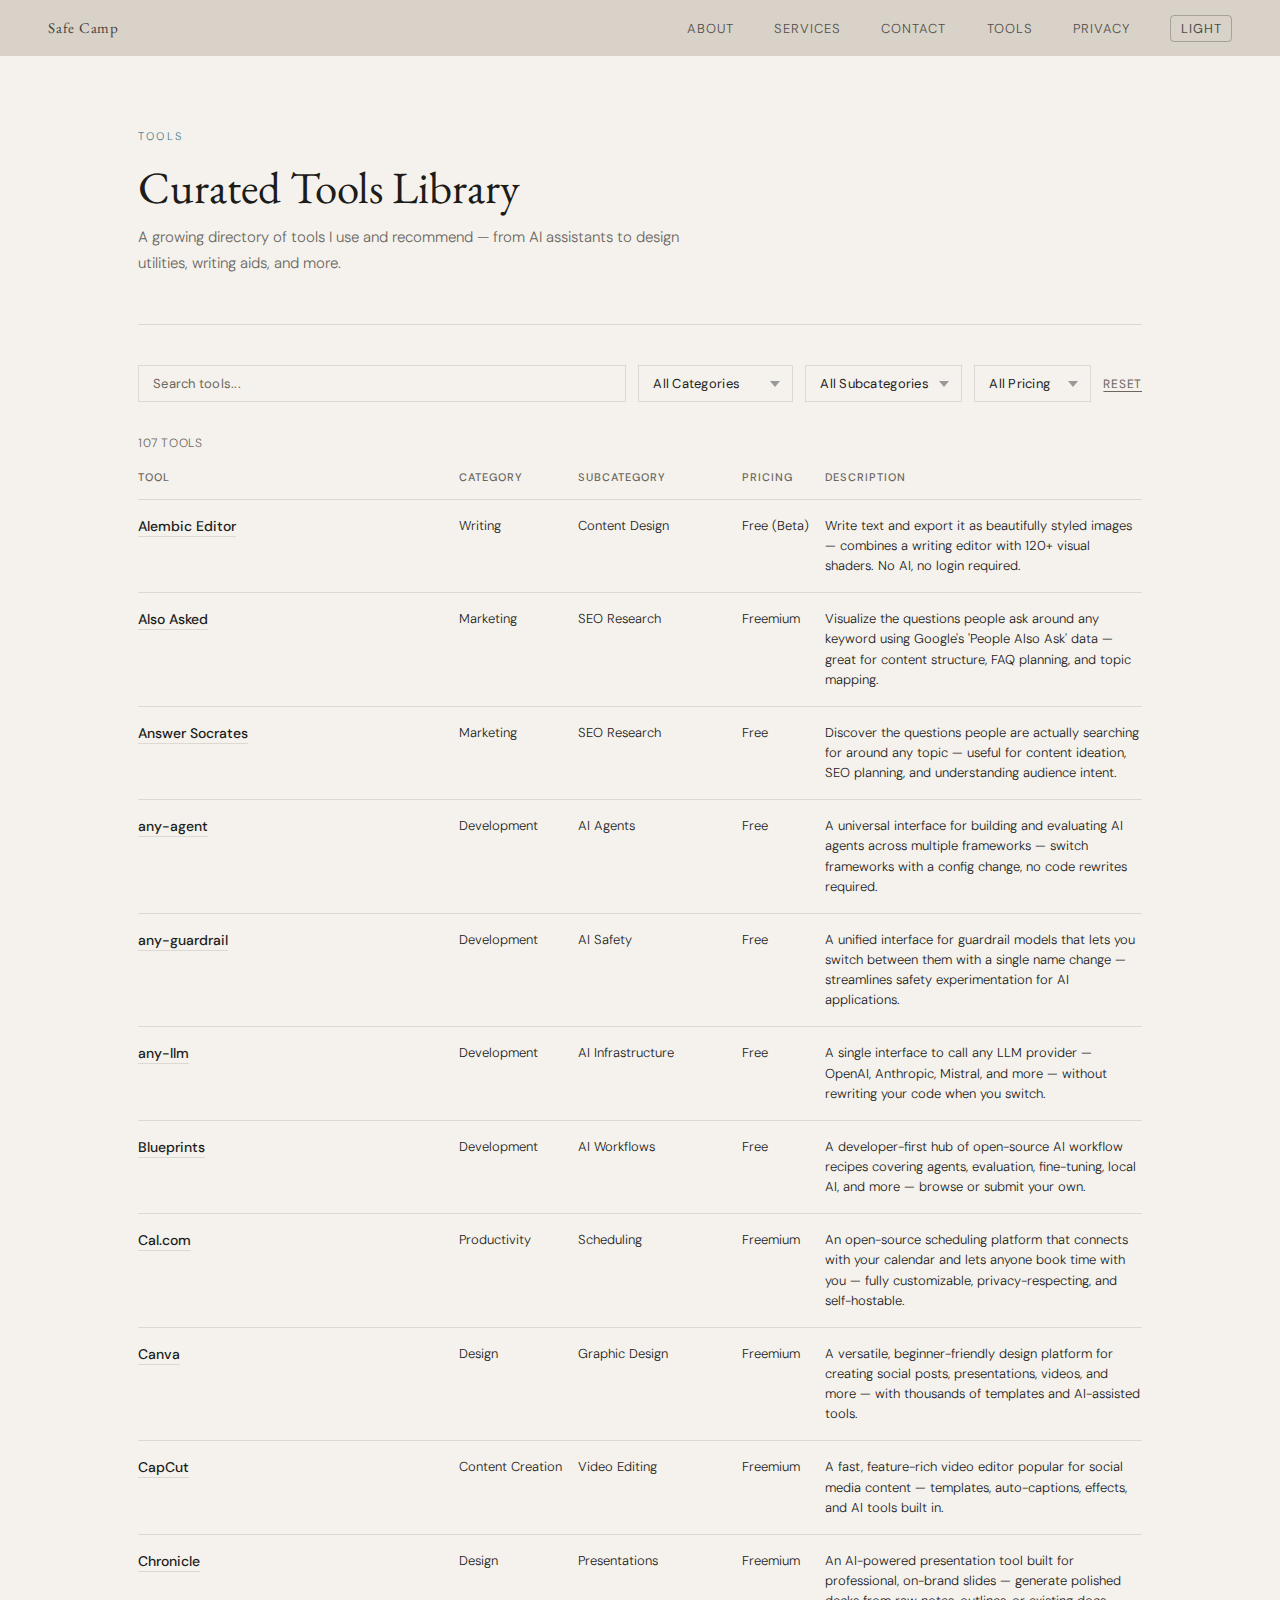
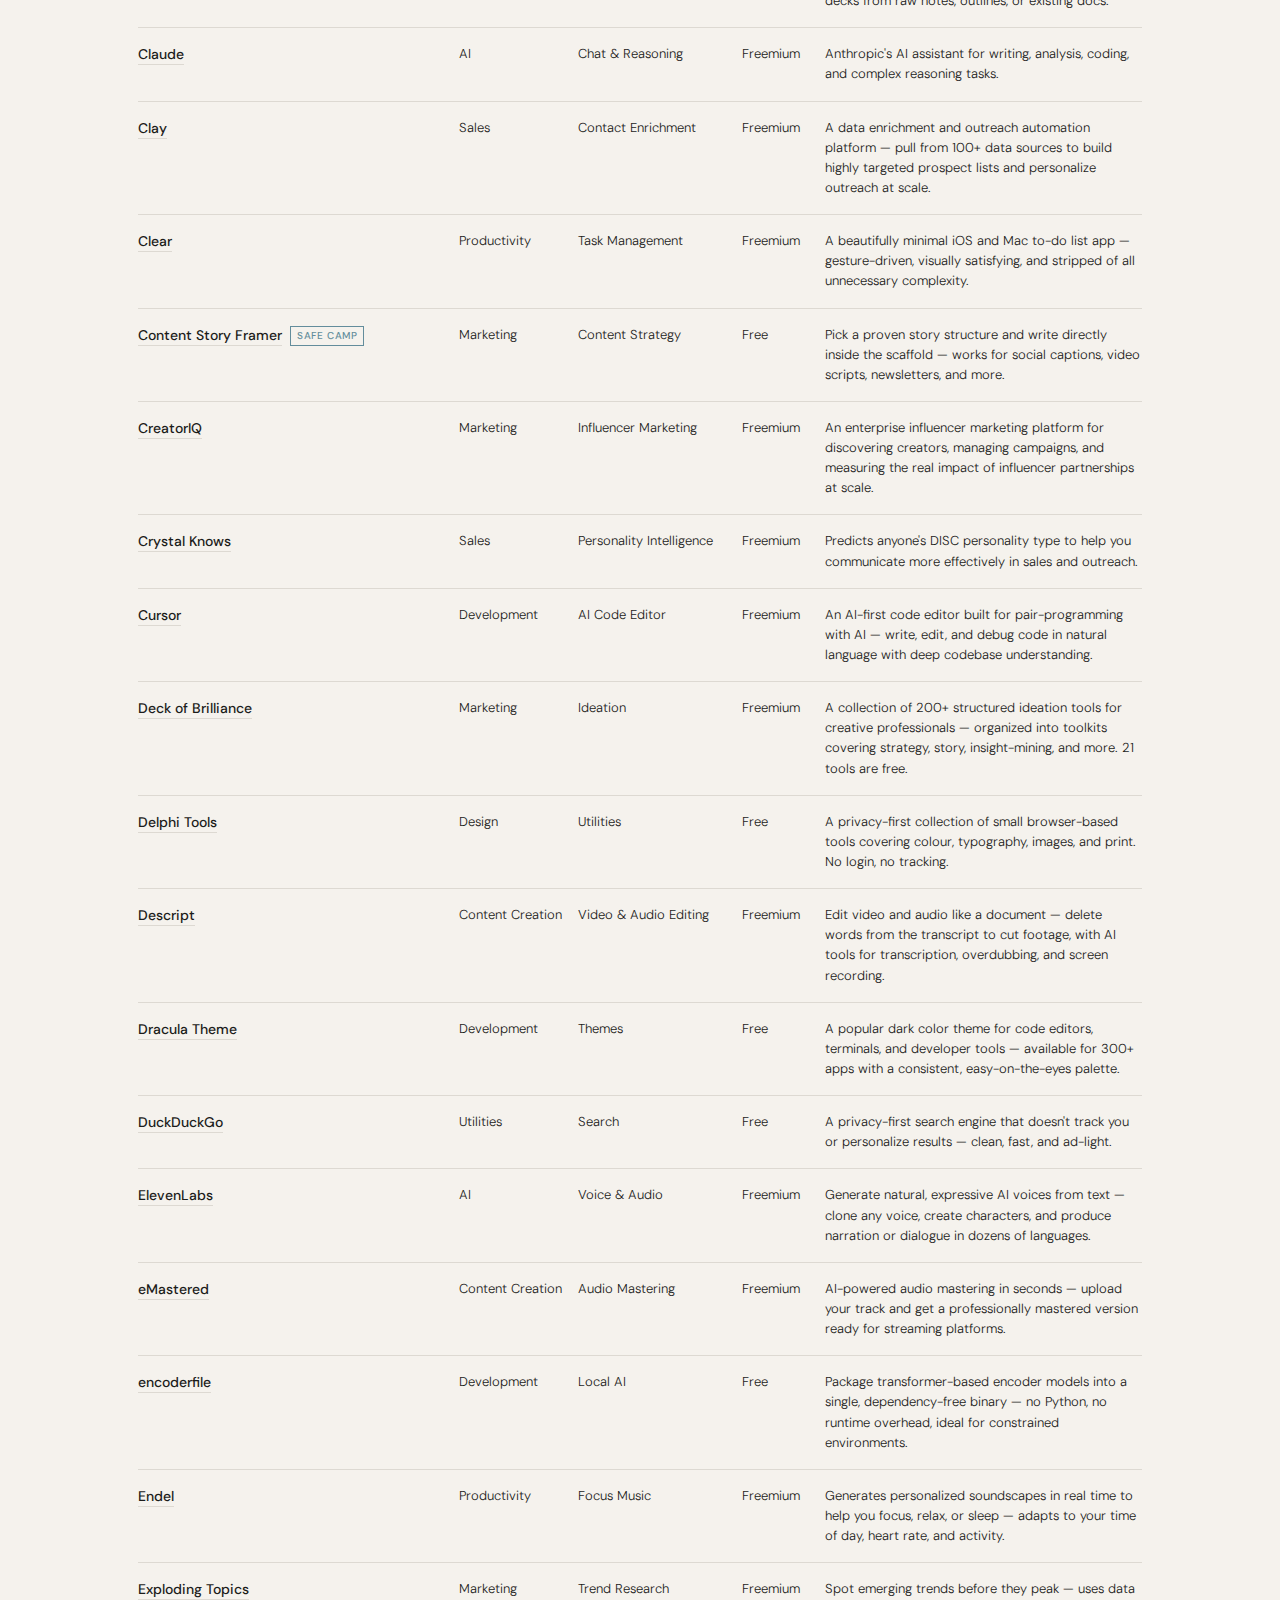
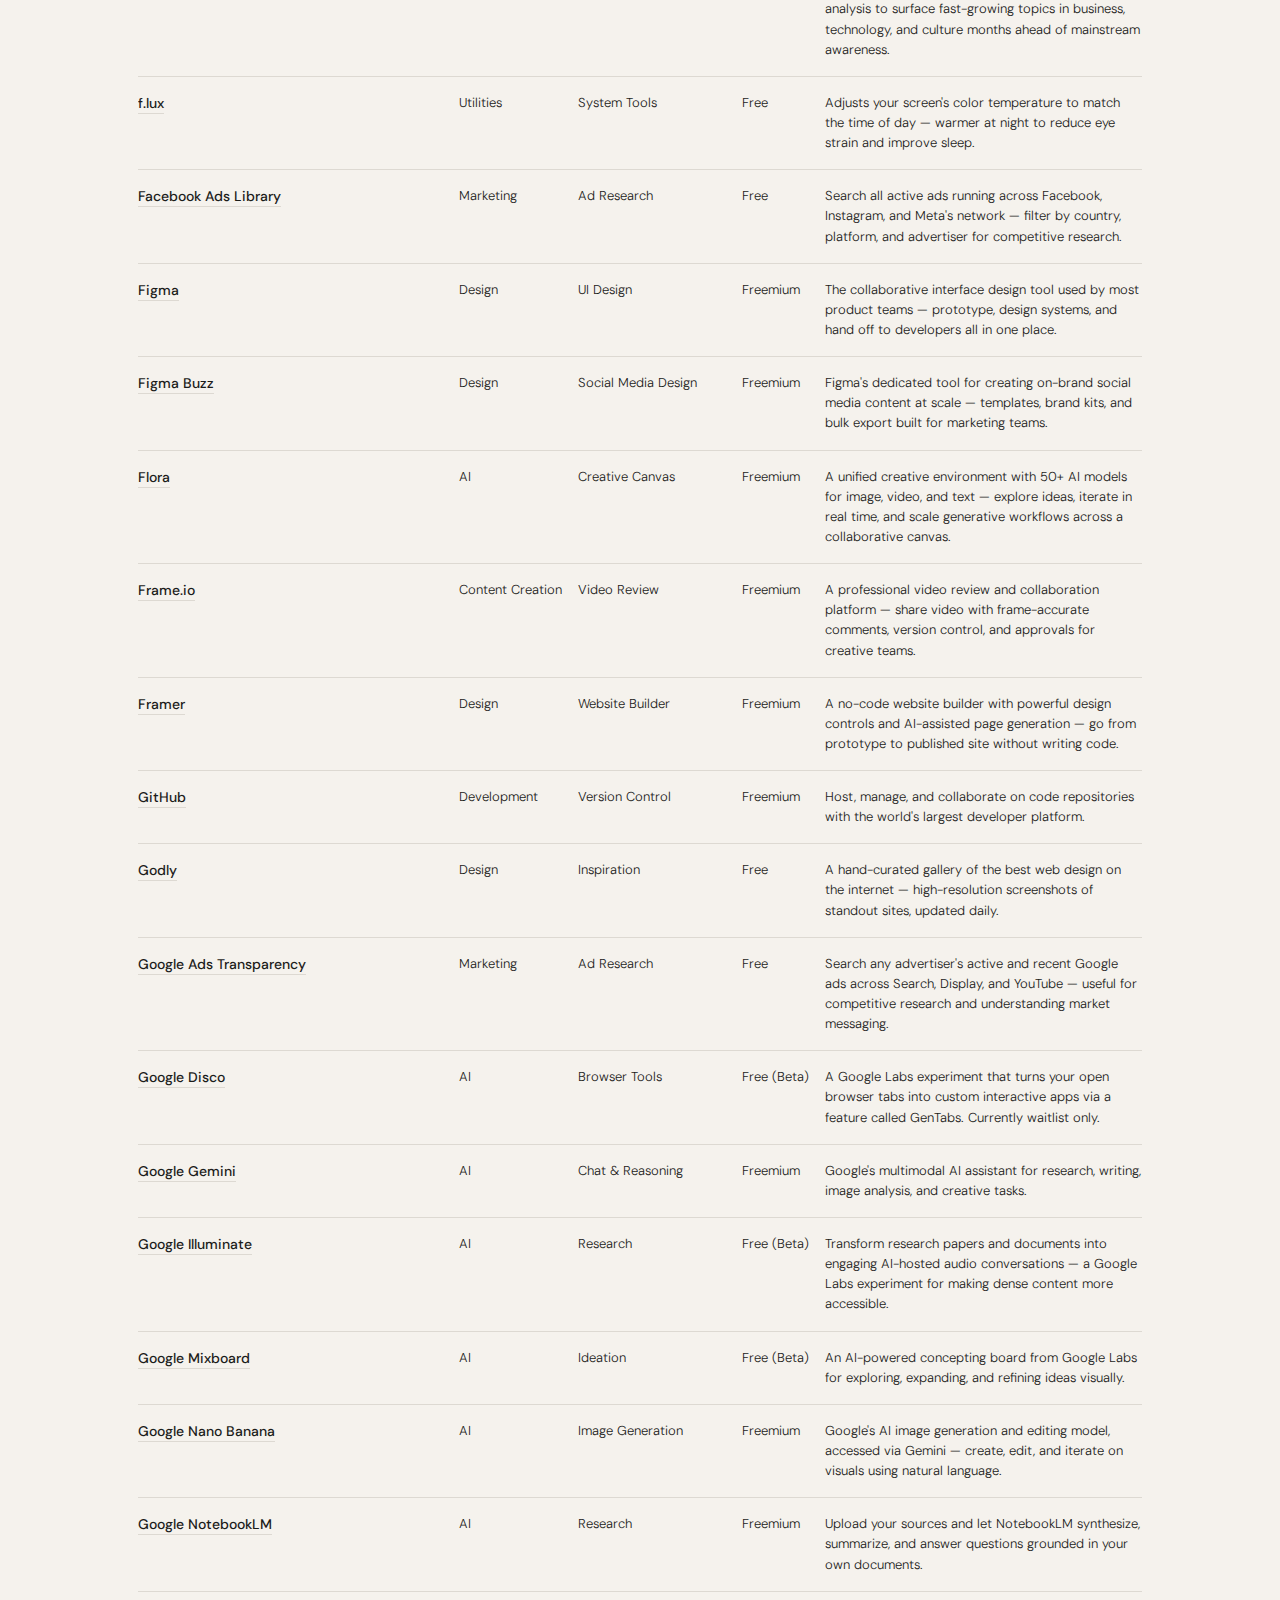
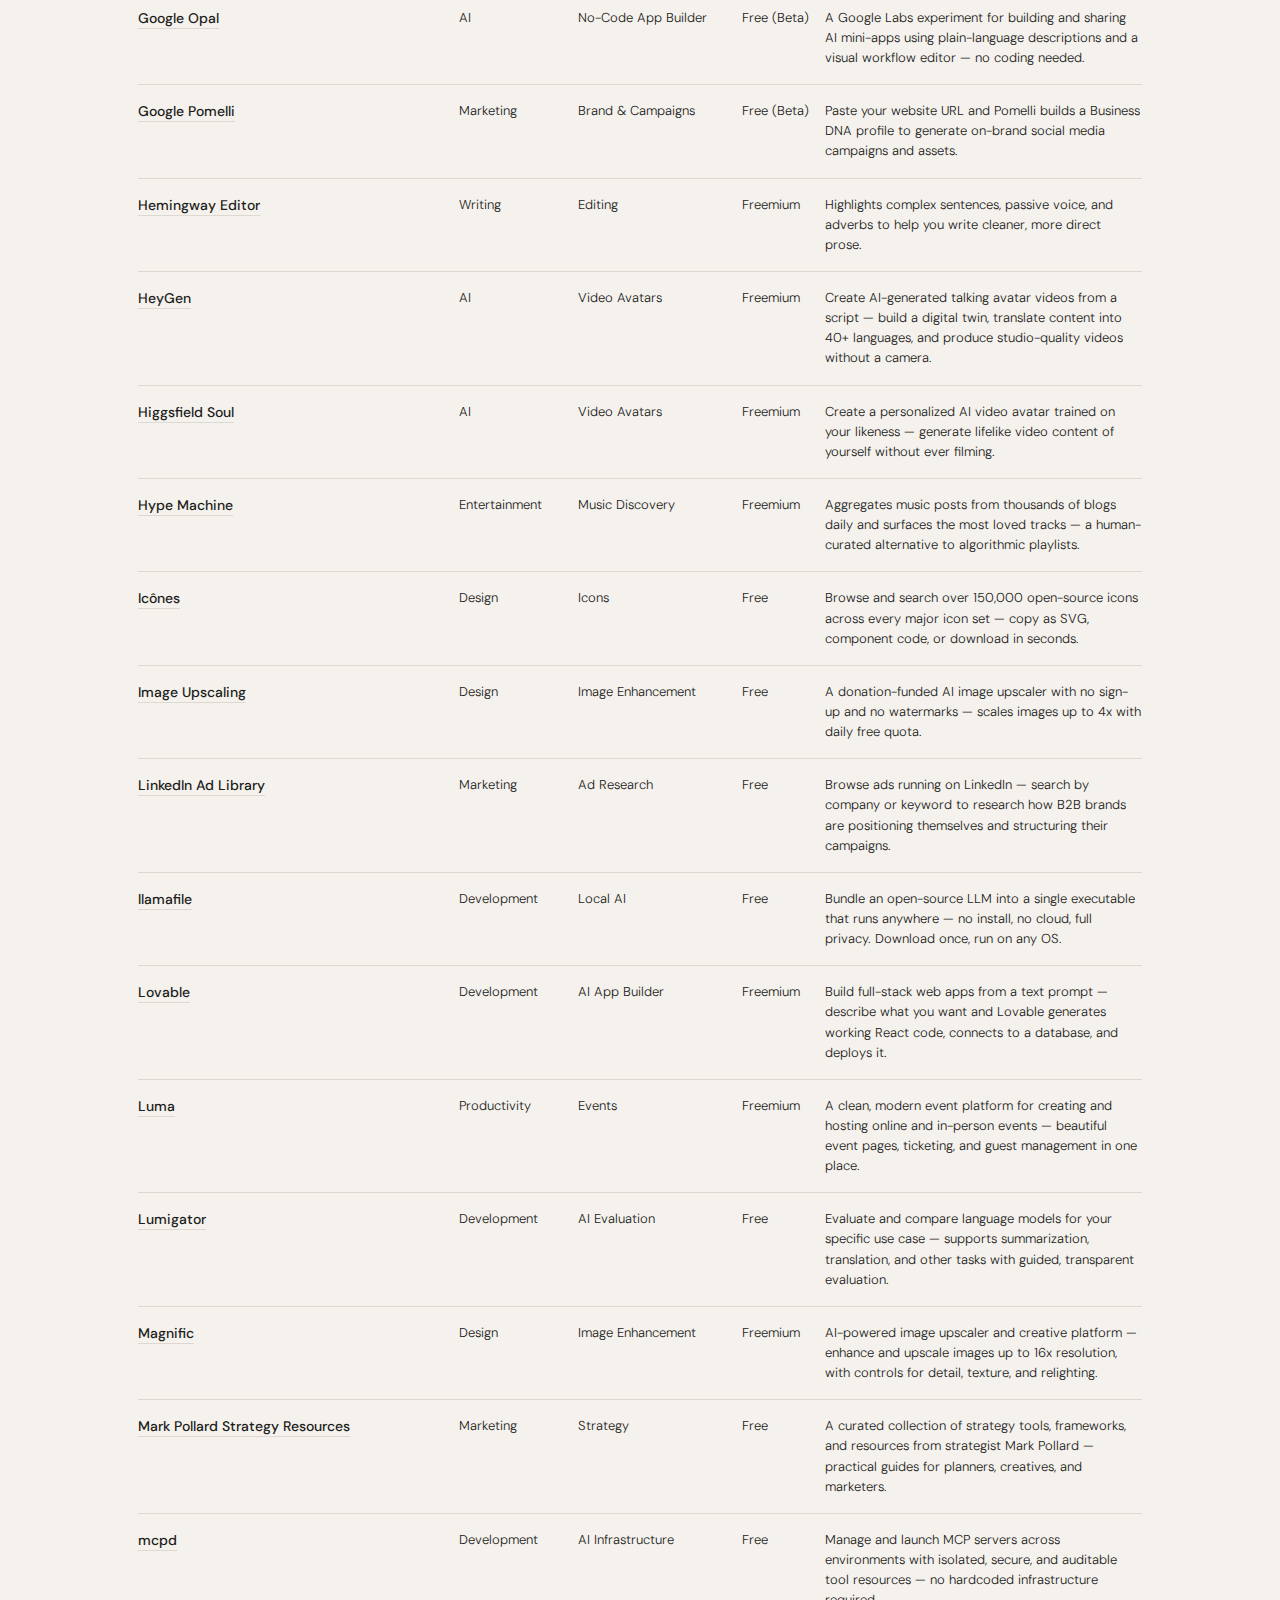
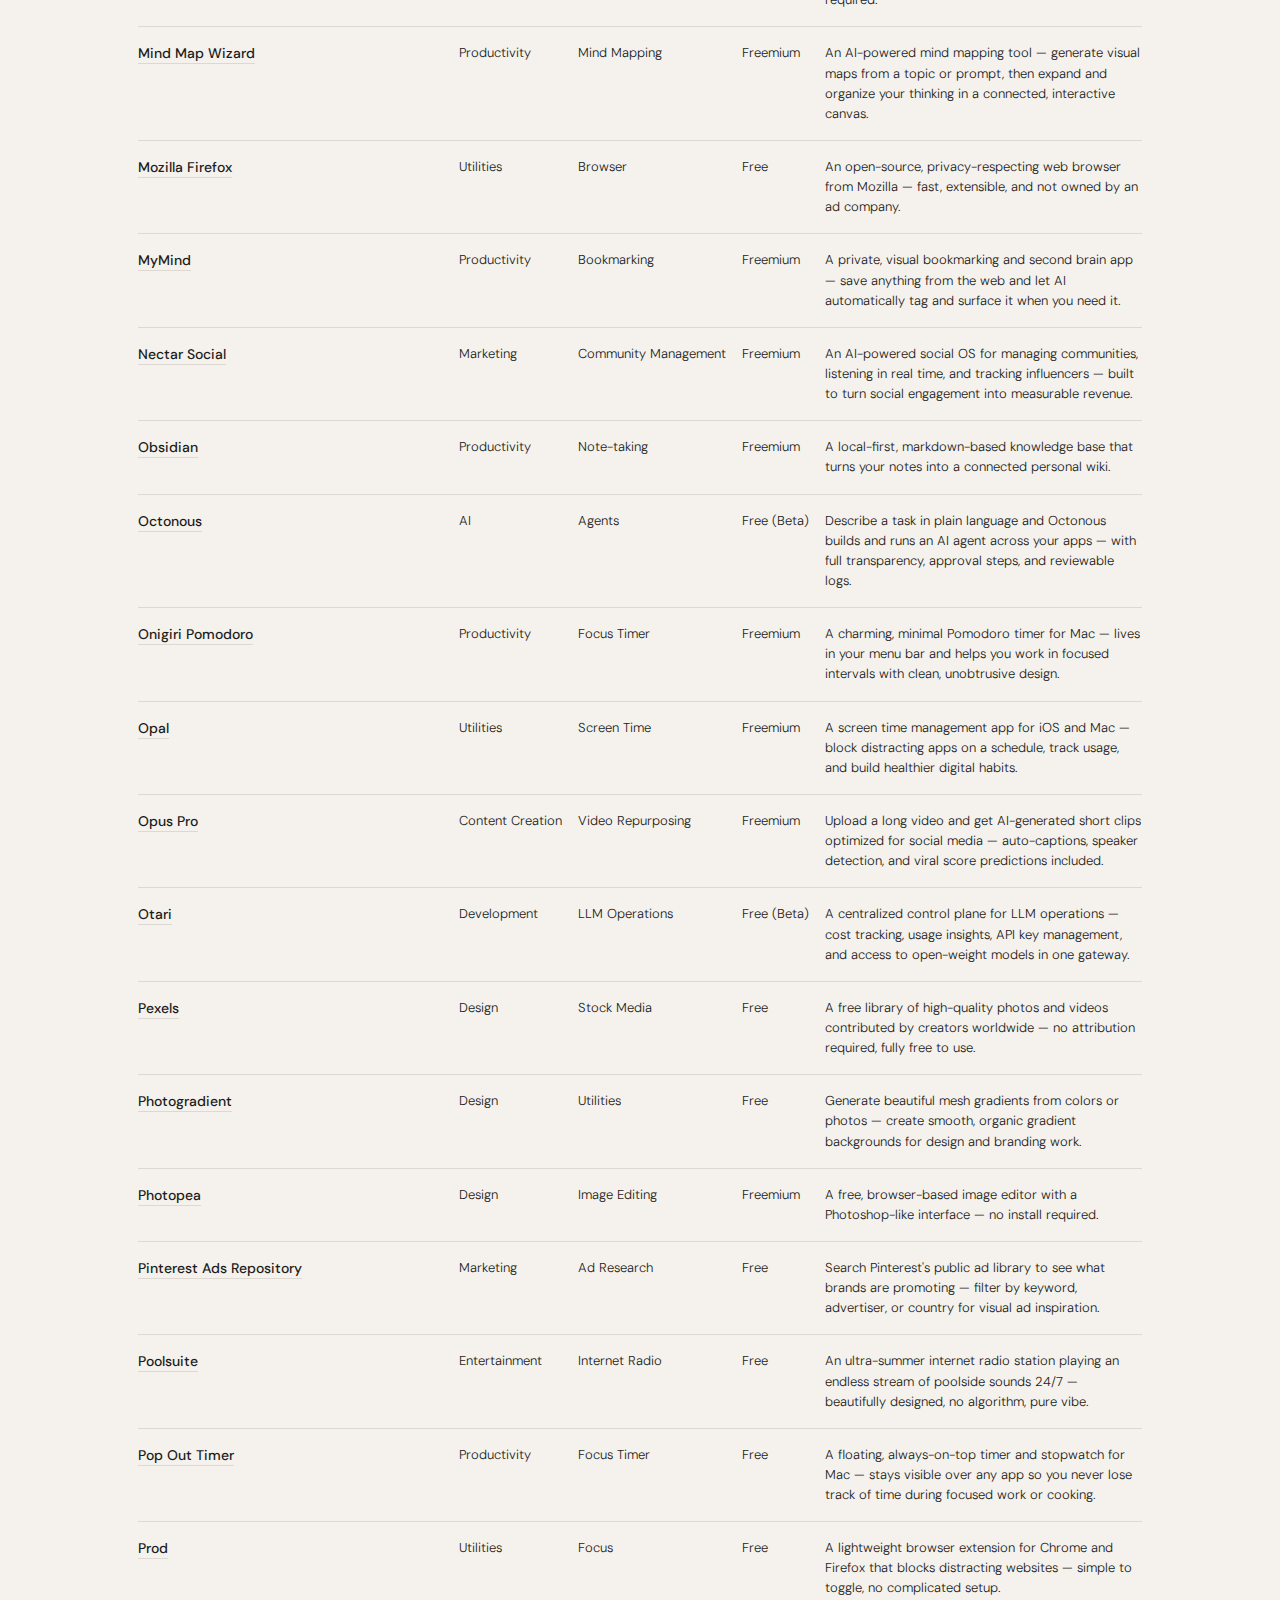
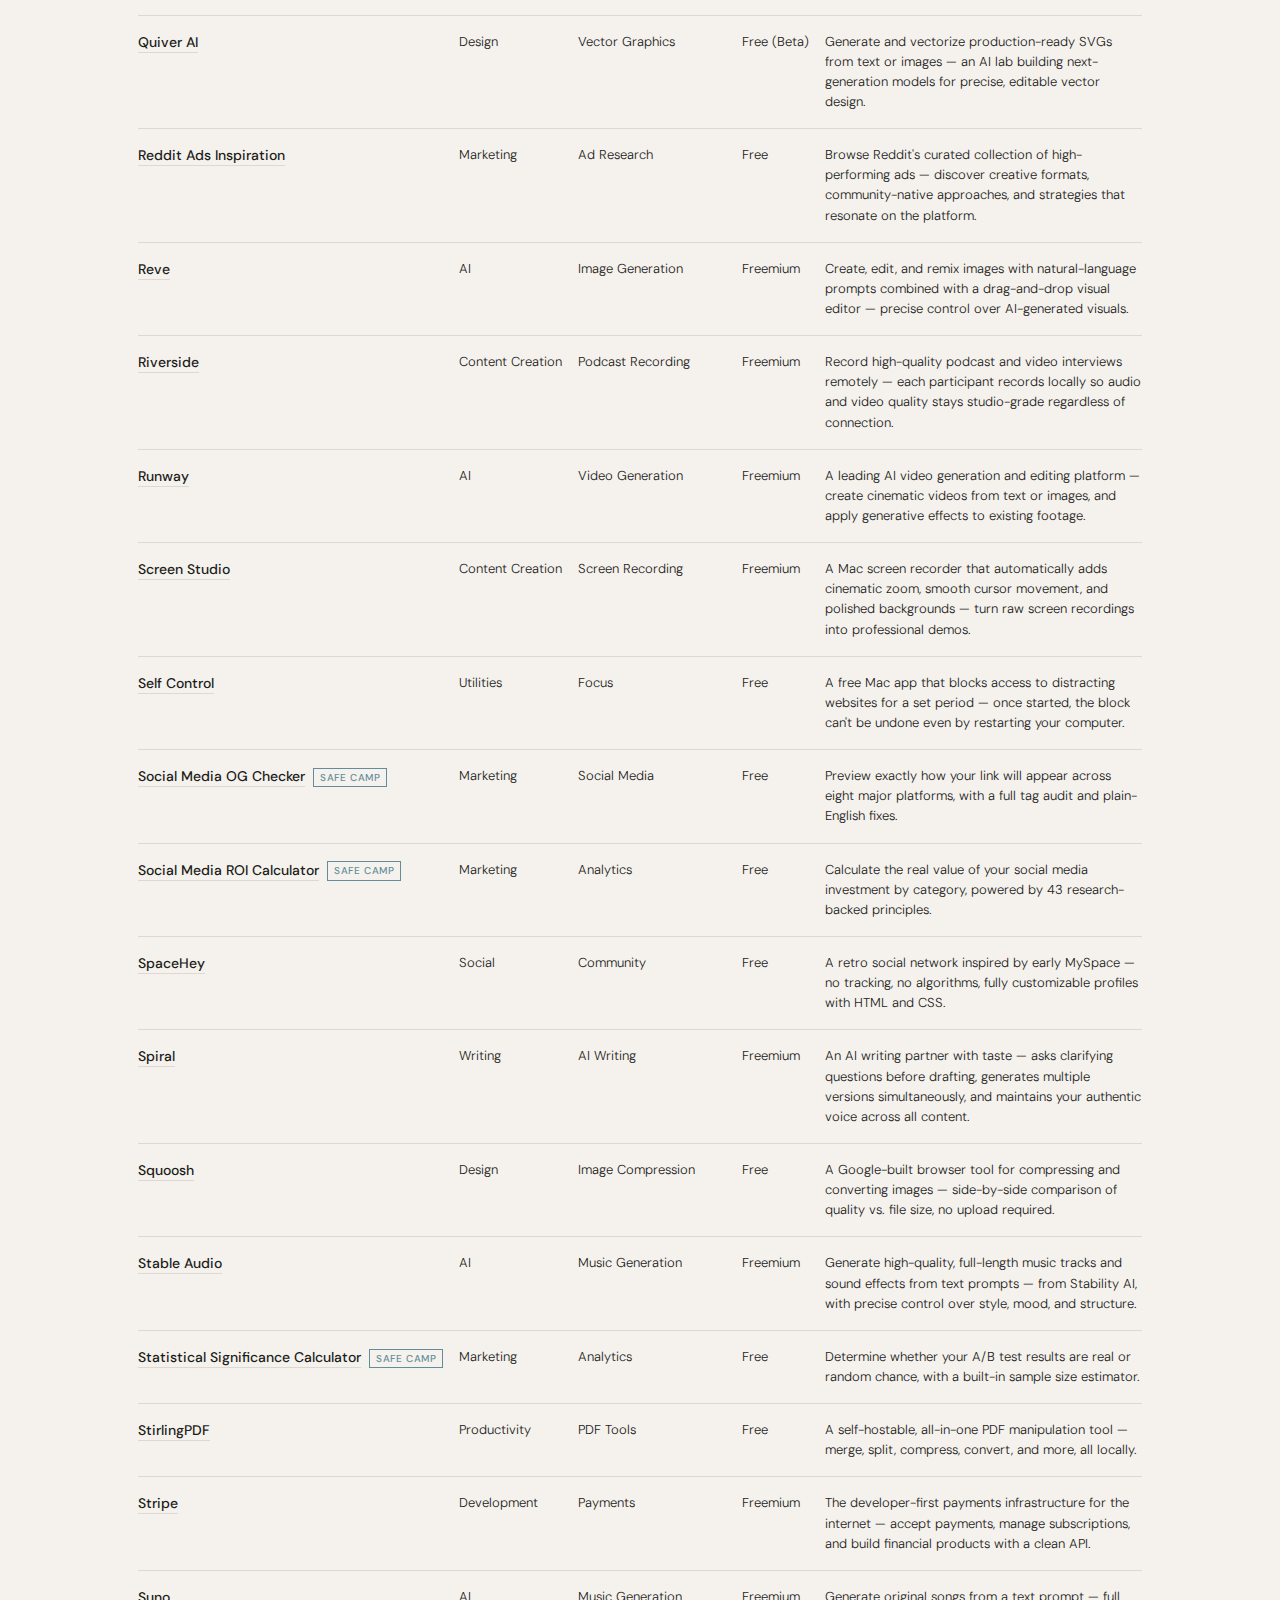
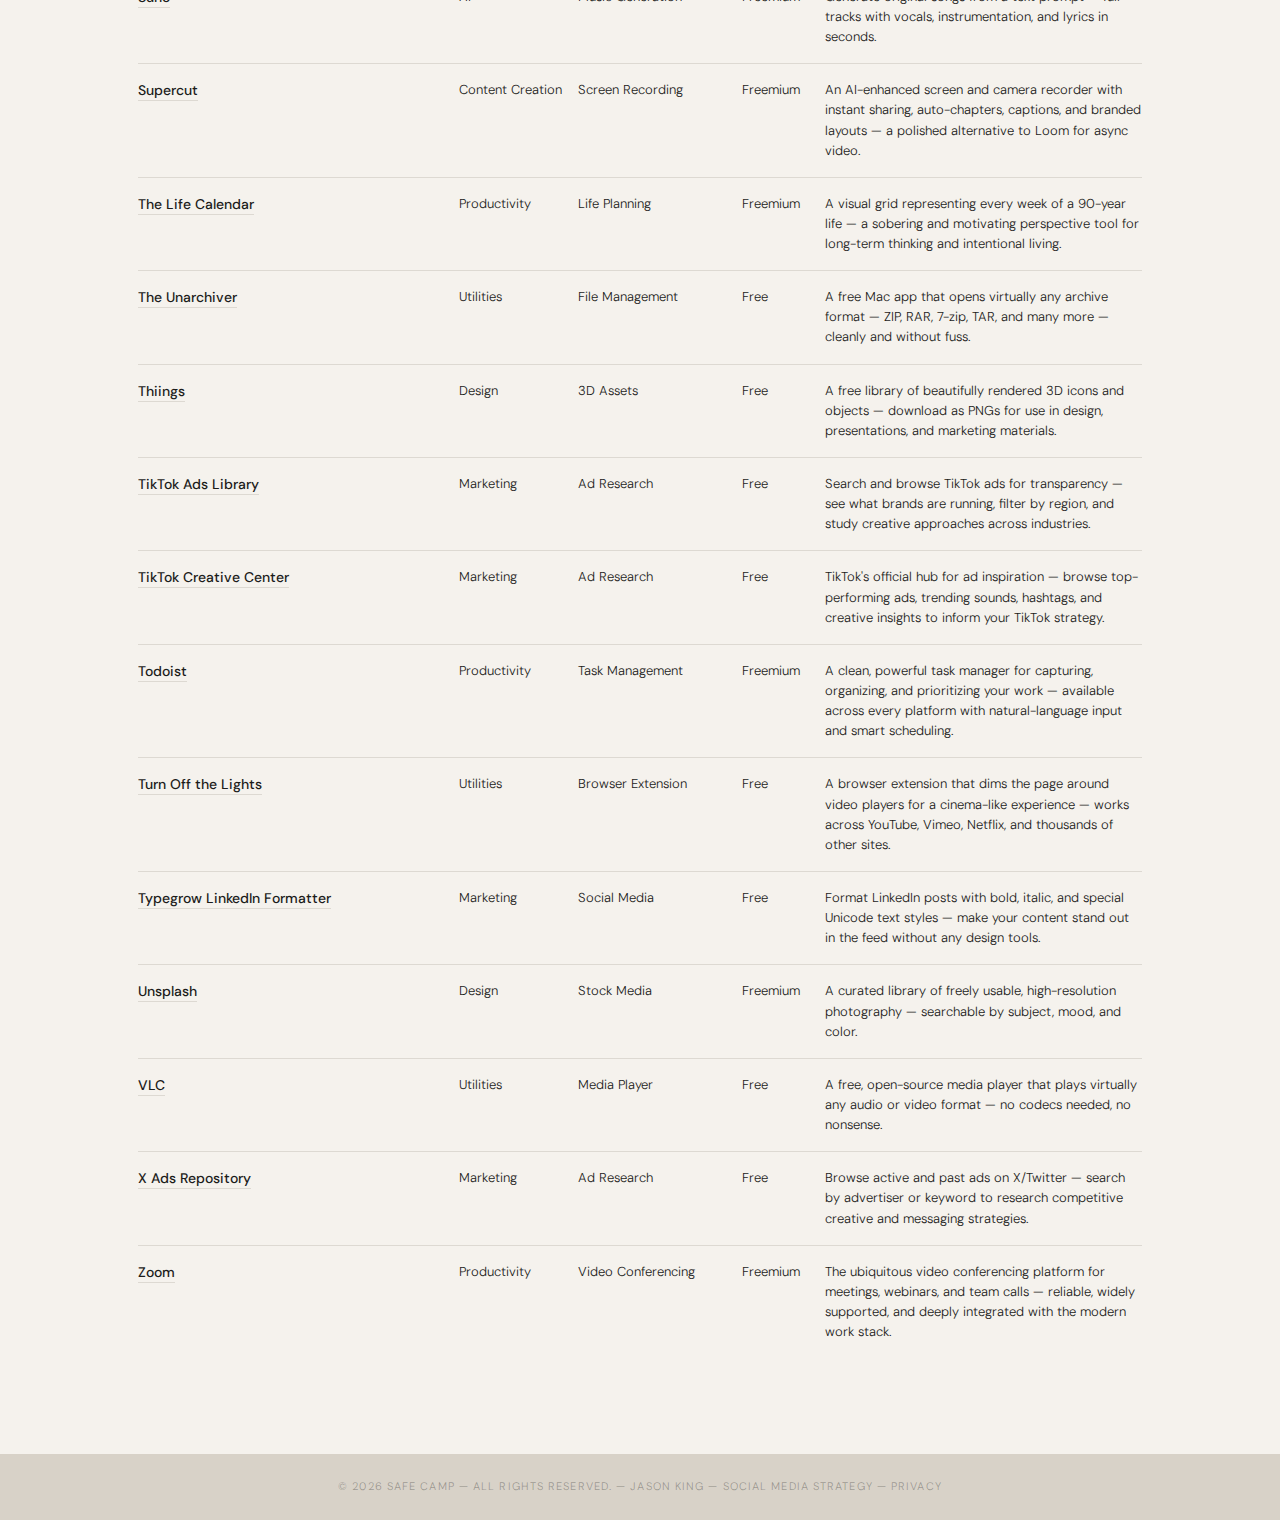
<file: tools/safe-camp-tools-library.html>
<!DOCTYPE html>
<html lang="en">
<head>
  <meta charset="UTF-8">
  <meta name="viewport" content="width=device-width, initial-scale=1.0">
  <meta name="referrer" content="strict-origin-when-cross-origin">
  <meta name="description" content="A curated directory of tools Jason King uses and recommends — from AI assistants to design utilities, writing tools, and more.">
  <meta property="og:title" content="Curated Tools Library — Safe Camp">
  <meta property="og:description" content="A curated directory of tools Jason King uses and recommends — from AI assistants to design utilities, writing tools, and more.">
  <meta property="og:url" content="https://jason-kingx.github.io/safe-camp/tools/safe-camp-tools-library.html">
  <meta property="og:type" content="website">
  <title>Curated Tools Library — Safe Camp</title>

  <link rel="preconnect" href="https://fonts.googleapis.com">
  <link rel="preconnect" href="https://fonts.gstatic.com" crossorigin>
  <link href="https://fonts.googleapis.com/css2?family=EB+Garamond:ital,wght@0,400;1,400&family=DM+Sans:wght@300;400;500&display=swap" rel="stylesheet">
  <link rel="stylesheet" href="../css/styles.css">
  <link rel="icon" href="../favicon-black.svg" media="(prefers-color-scheme: light)">
  <link rel="icon" href="../favicon-white.svg" media="(prefers-color-scheme: dark)">

  <style>
    /* ── Page layout ── */
    .library-outer {
      max-width: 1100px;
      margin: 0 auto;
      padding: 72px 48px 96px;
    }

    /* ── Hero ── */
    .library-hero {
      margin-bottom: 48px;
    }
    .library-hero .section-title {
      margin-bottom: 12px;
    }
    .library-sub {
      font-family: 'DM Sans', sans-serif;
      font-size: 15px;
      color: var(--mid);
      line-height: 1.7;
      max-width: 560px;
    }

    /* ── Controls ── */
    .library-controls {
      display: flex;
      flex-wrap: wrap;
      gap: 12px;
      align-items: center;
      margin-bottom: 32px;
    }
    .library-search {
      flex: 1 1 220px;
      min-width: 160px;
      font-family: 'DM Sans', sans-serif;
      font-size: 13px;
      letter-spacing: 0.02em;
      padding: 9px 14px;
      border: 1px solid var(--line);
      background: transparent;
      color: var(--ink);
      outline: none;
      transition: border-color 0.2s;
    }
    .library-search::placeholder {
      color: var(--mid);
    }
    .library-search:focus {
      border-color: var(--accent);
    }
    .filter-group {
      display: flex;
      flex-wrap: wrap;
      gap: 12px;
    }
    .library-select {
      font-family: 'DM Sans', sans-serif;
      font-size: 13px;
      letter-spacing: 0.02em;
      padding: 9px 32px 9px 14px;
      border: 1px solid var(--line);
      background: transparent;
      color: var(--ink);
      outline: none;
      cursor: pointer;
      appearance: none;
      background-image: url("data:image/svg+xml,%3Csvg xmlns='http://www.w3.org/2000/svg' width='10' height='6' viewBox='0 0 10 6'%3E%3Cpath d='M0 0l5 6 5-6z' fill='%23999'/%3E%3C/svg%3E");
      background-repeat: no-repeat;
      background-position: right 12px center;
      transition: border-color 0.2s;
    }
    .library-select:focus {
      border-color: var(--accent);
    }
    .library-select option {
      background: var(--nav-bg, #fff);
      color: var(--ink);
    }
    .controls-reset {
      font-family: 'DM Sans', sans-serif;
      font-size: 12px;
      letter-spacing: 0.06em;
      text-transform: uppercase;
      color: var(--mid);
      background: none;
      border: none;
      cursor: pointer;
      padding: 4px 0;
      text-decoration: underline;
      text-underline-offset: 3px;
      transition: color 0.2s;
    }
    .controls-reset:hover {
      color: var(--ink);
    }

    /* ── Table ── */
    .library-table-wrap {
      overflow-x: auto;
    }
    .library-table {
      width: 100%;
      border-collapse: collapse;
      font-family: 'DM Sans', sans-serif;
      font-size: 14px;
    }
    .library-table thead th {
      text-align: left;
      font-size: 11px;
      font-weight: 500;
      letter-spacing: 0.09em;
      text-transform: uppercase;
      color: var(--mid);
      padding: 0 16px 12px 0;
      border-bottom: 1px solid var(--line);
      white-space: nowrap;
    }
    .library-table thead th:last-child {
      padding-right: 0;
    }
    .library-table tbody tr {
      border-bottom: 1px solid var(--line);
      transition: background 0.15s;
    }
    .library-table tbody tr:last-child {
      border-bottom: none;
    }
    .library-table tbody tr:hover {
      background: color-mix(in srgb, var(--accent) 4%, transparent);
    }
    .library-table td {
      padding: 16px 16px 16px 0;
      vertical-align: top;
      color: var(--ink);
      line-height: 1.55;
    }
    .library-table td:last-child {
      padding-right: 0;
    }

    /* ── Name cell ── */
    .tool-name-cell {
      white-space: nowrap;
    }
    .tool-link {
      font-weight: 500;
      color: var(--ink);
      text-decoration: none;
      border-bottom: 1px solid var(--line);
      padding-bottom: 1px;
      transition: border-color 0.2s, color 0.2s;
    }
    .tool-link:hover {
      color: var(--accent);
      border-color: var(--accent);
    }
    .safe-camp-badge {
      display: inline-block;
      margin-left: 8px;
      font-size: 10px;
      font-weight: 500;
      letter-spacing: 0.06em;
      text-transform: uppercase;
      color: var(--accent);
      border: 1px solid var(--accent);
      padding: 1px 6px;
      vertical-align: middle;
      white-space: nowrap;
      opacity: 0.85;
    }

    /* ── Category & pricing cells ── */
    .tool-category,
    .tool-sub,
    .tool-pricing {
      color: var(--mid);
      font-size: 13px;
      white-space: nowrap;
    }

    /* ── Description cell ── */
    .tool-desc {
      color: var(--mid);
      font-size: 13px;
      min-width: 200px;
      max-width: 380px;
      line-height: 1.65;
    }

    /* ── Result count & no-results ── */
    .library-meta {
      font-family: 'DM Sans', sans-serif;
      font-size: 12px;
      letter-spacing: 0.05em;
      color: var(--mid);
      margin-bottom: 16px;
      text-transform: uppercase;
    }
    .no-results {
      font-family: 'DM Sans', sans-serif;
      font-size: 14px;
      color: var(--mid);
      padding: 40px 0;
      text-align: center;
    }

    /* ── Divider ── */
    .library-divider {
      border: none;
      border-top: 1px solid var(--line);
      margin: 0 0 40px;
    }

    /* ── Responsive ── */
    @media (max-width: 768px) {
      .library-outer {
        padding: 48px 24px 72px;
      }
      .library-controls {
        flex-direction: column;
        align-items: stretch;
      }
      .library-search {
        width: 100%;
      }
      .filter-group {
        flex-direction: column;
      }
      .library-select {
        width: 100%;
      }
      .tool-name-cell {
        white-space: normal;
      }
    }
  </style>

  <!-- Theme toggle — must run before paint -->
  <script>
    (function () {
      var html = document.documentElement;
      var saved = localStorage.getItem('theme');
      if (saved === 'dark') {
        html.setAttribute('data-theme', 'dark');
      } else if (saved === 'light') {
        html.removeAttribute('data-theme');
      } else if (window.matchMedia('(prefers-color-scheme: dark)').matches) {
        html.setAttribute('data-theme', 'dark');
      }
    })();
  </script>
  <script defer src="../include.js"></script>
</head>

<body>
  <noscript>
    <p style="position:fixed;bottom:0;left:0;right:0;background:var(--nav-bg);color:var(--ink);text-align:center;padding:12px 24px;font-size:13px;letter-spacing:0.06em;z-index:999;margin:0;">
      JavaScript is disabled in your browser. Some features on this site require JavaScript to function.
    </p>
  </noscript>

  <div id="header-placeholder"></div>

  <main>
    <div class="library-outer">

      <!-- Hero -->
      <div class="library-hero">
        <p class="section-eyebrow" aria-hidden="true">Tools</p>
        <h1 class="section-title">Curated Tools Library</h1>
        <p class="library-sub">A growing directory of tools I use and recommend — from AI assistants to design utilities, writing aids, and more.</p>
      </div>

      <hr class="library-divider">

      <!-- Controls -->
      <div class="library-controls" role="search" aria-label="Filter tools">
        <input
          type="search"
          id="search-input"
          class="library-search"
          placeholder="Search tools..."
          aria-label="Search tools by name or description"
        >
        <div class="filter-group">
          <select id="filter-category" class="library-select" aria-label="Filter by category">
            <option value="">All Categories</option>
          </select>
          <select id="filter-sub" class="library-select" aria-label="Filter by subcategory">
            <option value="">All Subcategories</option>
          </select>
          <select id="filter-pricing" class="library-select" aria-label="Filter by pricing">
            <option value="">All Pricing</option>
            <option value="Free">Free</option>
            <option value="Freemium">Freemium</option>
            <option value="Free (Beta)">Free (Beta)</option>
          </select>
        </div>
        <button class="controls-reset" id="reset-btn" aria-label="Reset all filters">Reset</button>
      </div>

      <!-- Result count -->
      <p class="library-meta" id="result-count" aria-live="polite"></p>

      <!-- Table -->
      <div class="library-table-wrap">
        <table class="library-table" id="tools-table" aria-label="Curated tools directory">
          <thead>
            <tr>
              <th scope="col">Tool</th>
              <th scope="col">Category</th>
              <th scope="col">Subcategory</th>
              <th scope="col">Pricing</th>
              <th scope="col">Description</th>
            </tr>
          </thead>
          <tbody id="tools-tbody">
            <!-- Populated by JS -->
          </tbody>
        </table>
        <p class="no-results" id="no-results" hidden>No tools match your search. Try adjusting the filters.</p>
      </div>

    </div>
  </main>

  <div id="footer-placeholder"></div>

  <script>
    (function () {
      var allTools = [];
      var filteredTools = [];

      var searchInput = document.getElementById('search-input');
      var filterCategory = document.getElementById('filter-category');
      var filterSub = document.getElementById('filter-sub');
      var filterPricing = document.getElementById('filter-pricing');
      var resetBtn = document.getElementById('reset-btn');
      var tbody = document.getElementById('tools-tbody');
      var noResults = document.getElementById('no-results');
      var resultCount = document.getElementById('result-count');
      var table = document.getElementById('tools-table');

      // Load JSON
      fetch('./tools.json')
        .then(function (r) { return r.json(); })
        .then(function (data) {
          allTools = data.slice().sort(function (a, b) {
            return a.name.localeCompare(b.name);
          });
          buildCategoryFilter();
          applyFilters();
        })
        .catch(function (err) {
          console.error('Failed to load tools.json', err);
          tbody.innerHTML = '<tr><td colspan="5" style="padding:32px 0;color:var(--mid);text-align:center;">Unable to load tools. Please try again later.</td></tr>';
        });

      // Build main category dropdown from data
      function buildCategoryFilter() {
        var cats = [];
        allTools.forEach(function (t) {
          if (cats.indexOf(t.main_category) === -1) cats.push(t.main_category);
        });
        cats.sort().forEach(function (c) {
          var opt = document.createElement('option');
          opt.value = c;
          opt.textContent = c;
          filterCategory.appendChild(opt);
        });
      }

      // Update sub-category dropdown based on selected main category
      function updateSubFilter(selectedCategory) {
        var currentSub = filterSub.value;
        filterSub.innerHTML = '<option value="">All Subcategories</option>';
        var subs = [];
        allTools.forEach(function (t) {
          if (!selectedCategory || t.main_category === selectedCategory) {
            if (subs.indexOf(t.sub_category) === -1) subs.push(t.sub_category);
          }
        });
        subs.sort().forEach(function (s) {
          var opt = document.createElement('option');
          opt.value = s;
          opt.textContent = s;
          filterSub.appendChild(opt);
        });
        // Restore sub selection if still valid
        if (subs.indexOf(currentSub) !== -1) {
          filterSub.value = currentSub;
        }
      }

      // Apply all active filters and render
      function applyFilters() {
        var query = searchInput.value.trim().toLowerCase();
        var cat = filterCategory.value;
        var sub = filterSub.value;
        var pricing = filterPricing.value;

        filteredTools = allTools.filter(function (t) {
          if (cat && t.main_category !== cat) return false;
          if (sub && t.sub_category !== sub) return false;
          if (pricing && t.pricing !== pricing) return false;
          if (query) {
            var haystack = (t.name + ' ' + t.description).toLowerCase();
            // Tolerant: all query words must appear somewhere
            var words = query.split(/\s+/).filter(Boolean);
            return words.every(function (w) { return haystack.indexOf(w) !== -1; });
          }
          return true;
        });

        render();
      }

      // Render rows
      function render() {
        tbody.innerHTML = '';

        if (filteredTools.length === 0) {
          noResults.hidden = false;
          table.hidden = true;
          resultCount.textContent = '0 tools';
          return;
        }

        noResults.hidden = true;
        table.hidden = false;
        resultCount.textContent = filteredTools.length + (filteredTools.length === 1 ? ' tool' : ' tools');

        filteredTools.forEach(function (t) {
          var tr = document.createElement('tr');

          // Name cell
          var tdName = document.createElement('td');
          tdName.className = 'tool-name-cell';
          var a = document.createElement('a');
          a.href = t.url;
          a.target = '_blank';
          a.rel = 'noopener noreferrer';
          a.className = 'tool-link';
          a.textContent = t.name;
          tdName.appendChild(a);
          if (t.made_by_safe_camp) {
            var badge = document.createElement('span');
            badge.className = 'safe-camp-badge';
            badge.textContent = 'Safe Camp';
            badge.setAttribute('aria-label', 'Made by Safe Camp');
            tdName.appendChild(badge);
          }

          // Category
          var tdCat = document.createElement('td');
          tdCat.className = 'tool-category';
          tdCat.textContent = t.main_category;

          // Sub-category
          var tdSub = document.createElement('td');
          tdSub.className = 'tool-sub';
          tdSub.textContent = t.sub_category;

          // Pricing
          var tdPricing = document.createElement('td');
          tdPricing.className = 'tool-pricing';
          tdPricing.textContent = t.pricing;

          // Description
          var tdDesc = document.createElement('td');
          tdDesc.className = 'tool-desc';
          tdDesc.textContent = t.description;

          tr.appendChild(tdName);
          tr.appendChild(tdCat);
          tr.appendChild(tdSub);
          tr.appendChild(tdPricing);
          tr.appendChild(tdDesc);
          tbody.appendChild(tr);
        });
      }

      // Event listeners
      searchInput.addEventListener('input', applyFilters);

      filterCategory.addEventListener('change', function () {
        updateSubFilter(filterCategory.value);
        applyFilters();
      });

      filterSub.addEventListener('change', applyFilters);
      filterPricing.addEventListener('change', applyFilters);

      resetBtn.addEventListener('click', function () {
        searchInput.value = '';
        filterCategory.value = '';
        updateSubFilter('');
        filterSub.value = '';
        filterPricing.value = '';
        applyFilters();
      });

    })();
  </script>
</body>
</html>
</file>
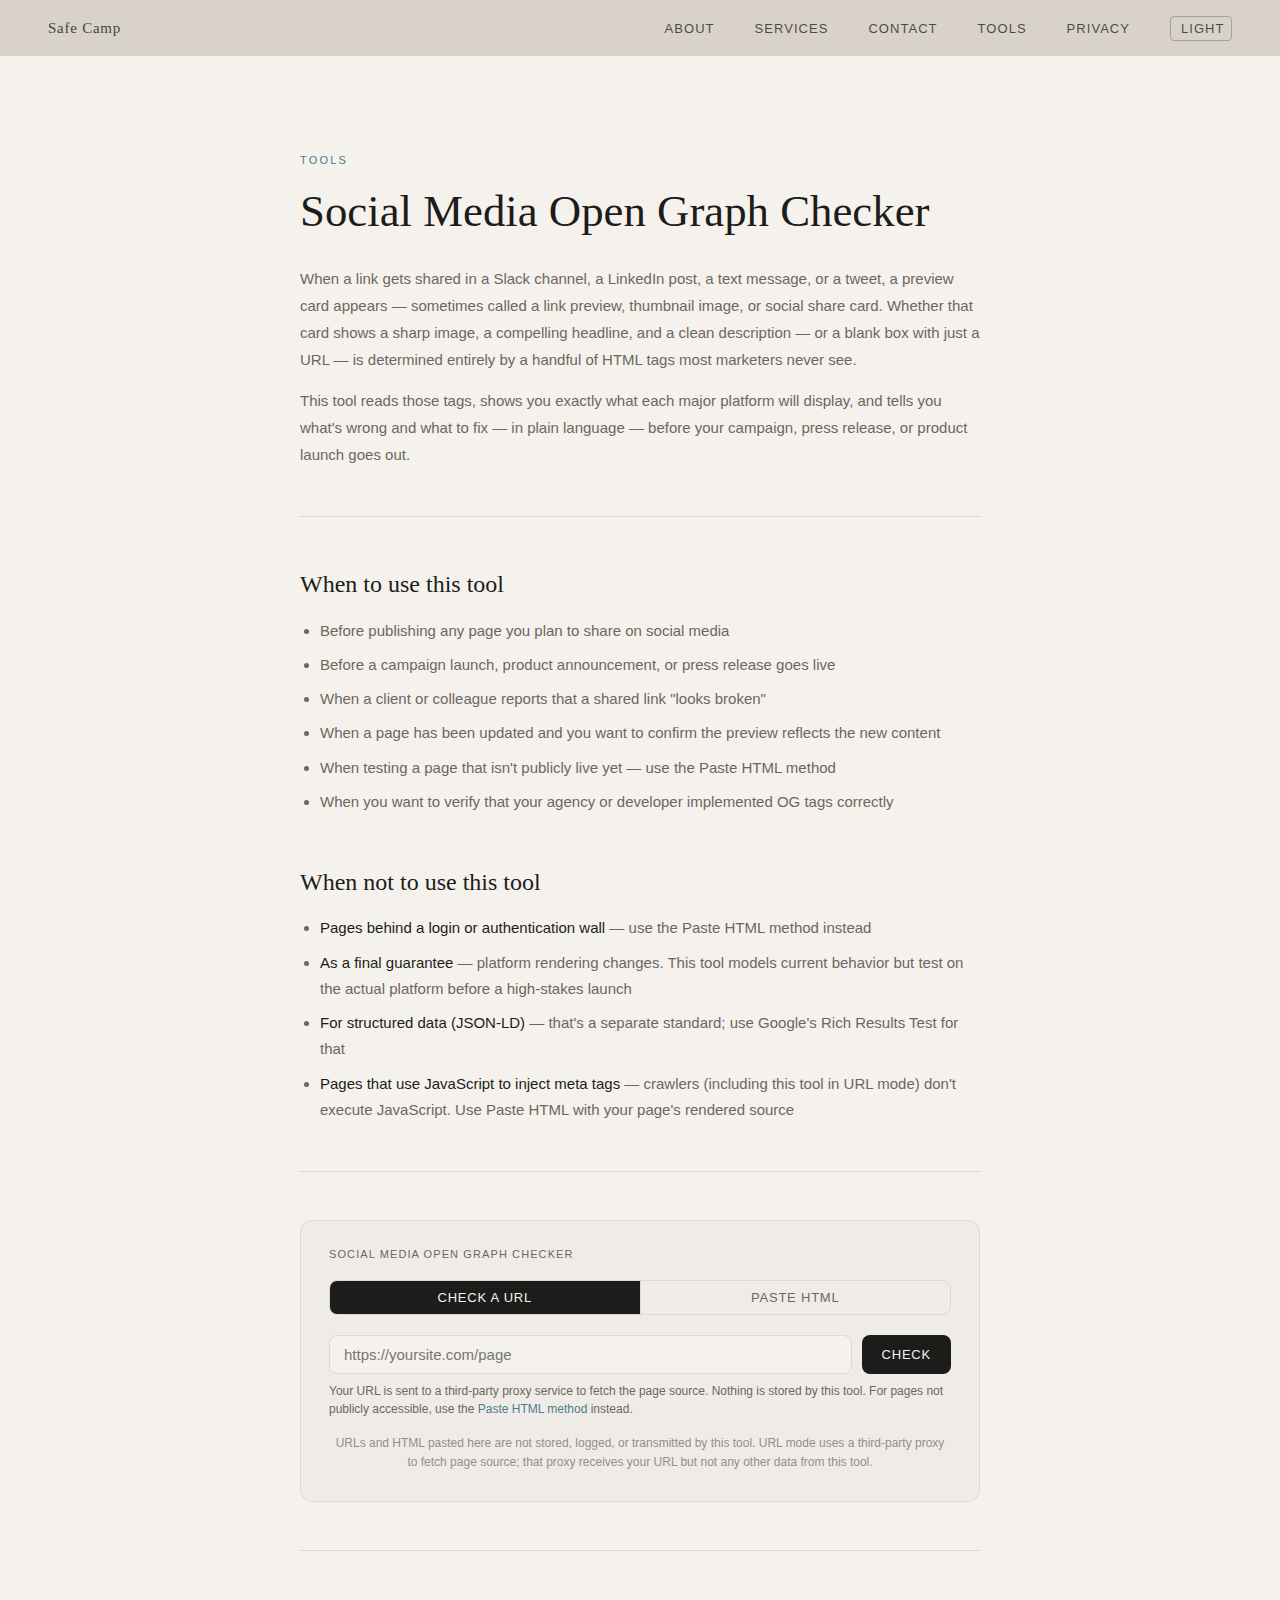
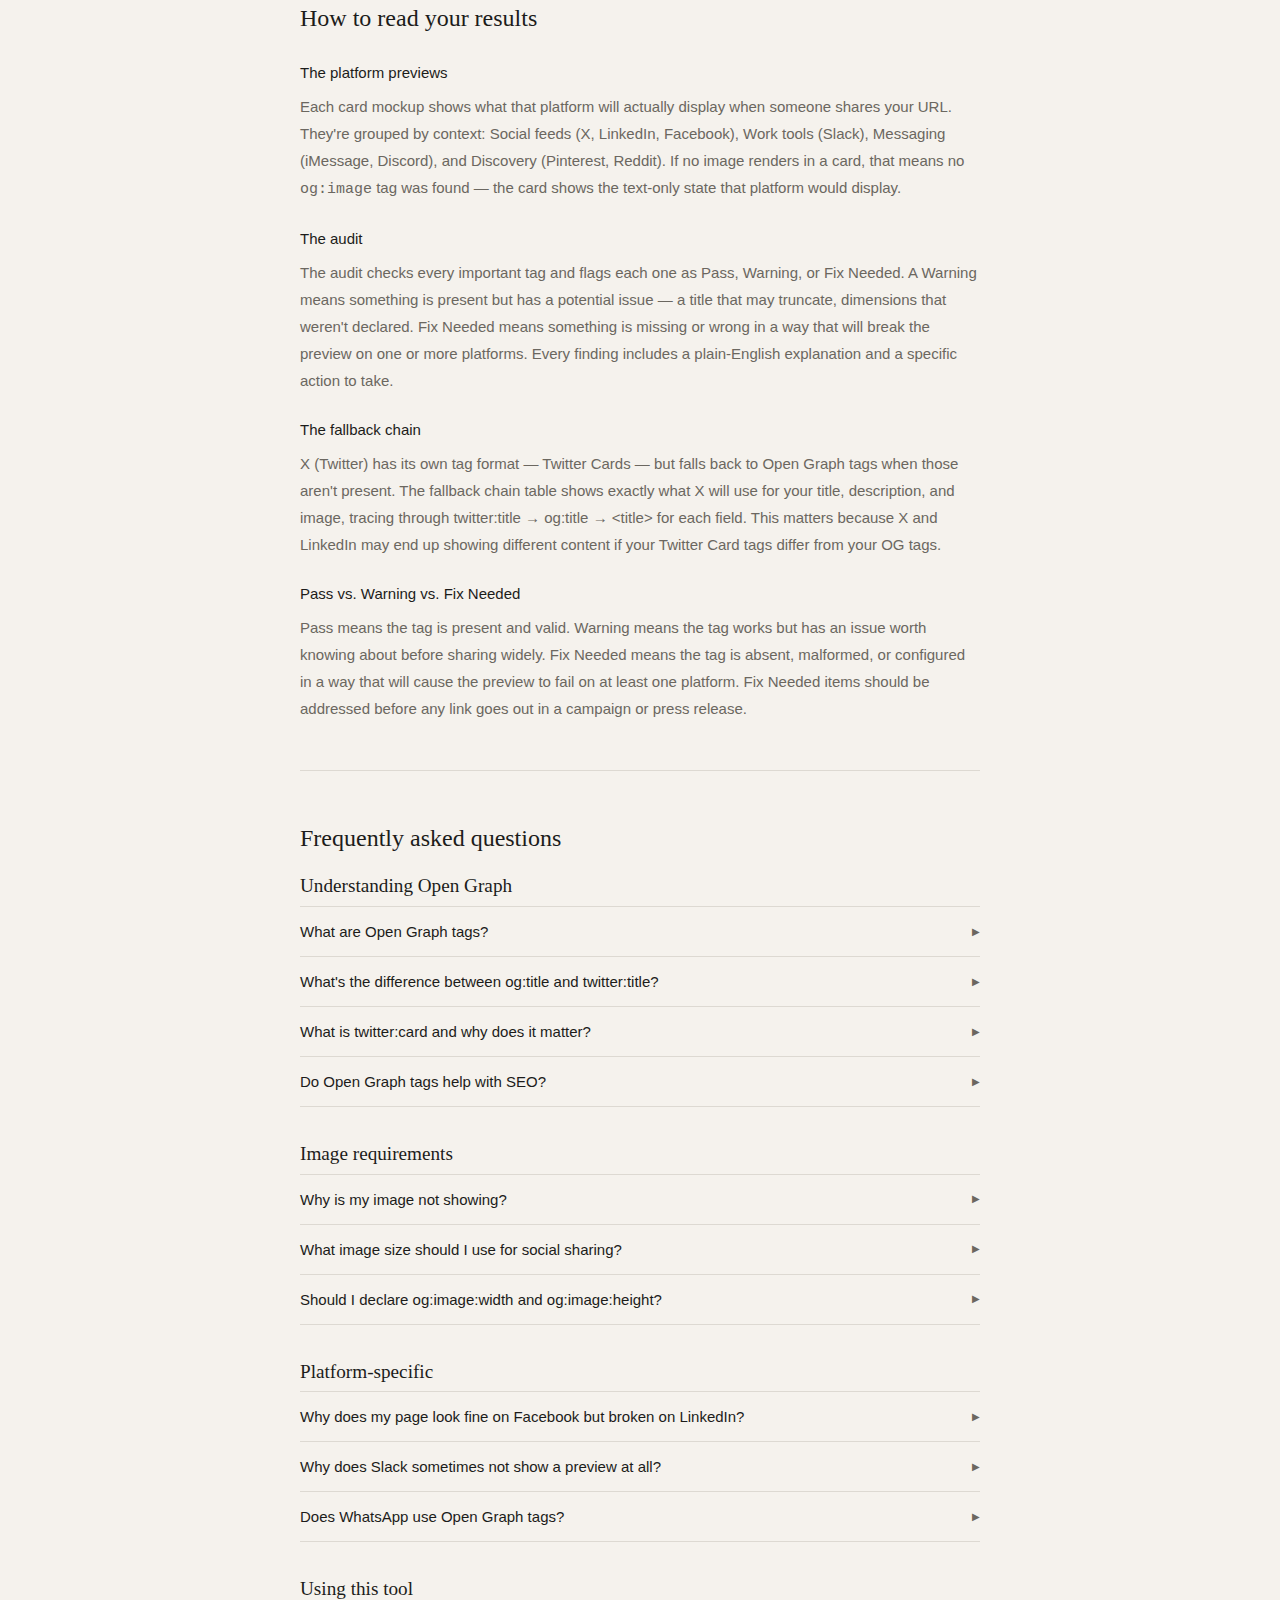
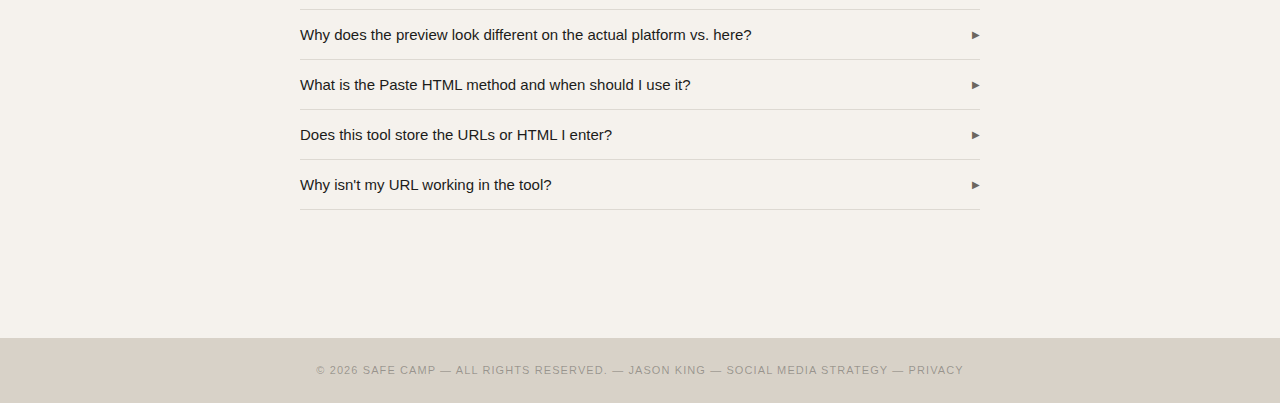
<file: tools/social-card-previewer.html>
<!DOCTYPE html>
<html lang="en"><head>
<meta charset="UTF-8">
<meta name="viewport" content="width=device-width, initial-scale=1.0">
<meta name="referrer" content="strict-origin-when-cross-origin">
<meta name="description" content="Free social media Open Graph checker for marketing leaders. Preview how any URL appears as a link card on X, LinkedIn, Facebook, Slack, Discord, and more. Get a full audit of every OG tag.">
<meta property="og:title" content="Social Media Open Graph Checker — Safe Camp">
<meta property="og:description" content="See exactly how any link will appear on X, LinkedIn, Facebook, Slack, Discord, and more. Full tag audit with plain-language fix guidance.">
<meta property="og:image" content="https://jason-kingx.github.io/safe-camp/images/og-image.png">
<meta property="og:image:width" content="1200">
<meta property="og:image:height" content="630">
<meta property="og:image:alt" content="Safe Camp — Social Media Open Graph Checker tool for marketing leaders">
<meta property="og:url" content="https://jason-kingx.github.io/safe-camp/tools/social-card-previewer.html">
<meta property="og:type" content="website">
<meta property="og:site_name" content="Safe Camp">
<meta name="twitter:card" content="summary_large_image">
<meta name="twitter:title" content="Social Media Open Graph Checker — Safe Camp">
<meta name="twitter:description" content="See exactly how any link will appear on X, LinkedIn, Facebook, Slack, and more. Includes a full tag audit with plain-language fix guidance.">
<meta name="twitter:image" content="https://jason-kingx.github.io/safe-camp/images/og-image.png">
<meta http-equiv="Content-Security-Policy" content="default-src 'self'; style-src 'self' 'unsafe-inline' https://fonts.googleapis.com; font-src https://fonts.gstatic.com; script-src 'self' 'unsafe-inline'; img-src * data:; connect-src https://api.allorigins.win;">
<link rel="canonical" href="https://jason-kingx.github.io/safe-camp/tools/social-card-previewer.html">
<title>Social Media Open Graph Checker — Safe Camp</title>
<link rel="preconnect" href="https://fonts.googleapis.com">
<link rel="preconnect" href="https://fonts.gstatic.com" crossorigin>
<link href="https://fonts.googleapis.com/css2?family=EB+Garamond:ital,wght@0,400;1,400&family=DM+Sans:wght@300;400;500&display=swap" rel="stylesheet">
<link rel="icon" href="../favicon-black.svg" media="(prefers-color-scheme: light)">
<link rel="icon" href="../favicon-white.svg" media="(prefers-color-scheme: dark)">
<link rel="stylesheet" href="../css/styles.css">
<style>
.page-outer{width:100%;padding:96px 48px;}
.page-inner{max-width:680px;margin:0 auto;}
.page-inner h1{font-family:'EB Garamond',serif;font-size:clamp(1.8rem,4vw,2.8rem);font-weight:400;line-height:1.15;margin-bottom:28px;}
.page-inner h2{font-family:'EB Garamond',serif;font-size:1.5rem;font-weight:400;color:var(--ink);margin-top:48px;margin-bottom:14px;}
.page-prose h3{font-size:15px;font-weight:500;color:var(--ink);margin-top:24px;margin-bottom:8px;}
.page-prose p{font-size:15px;color:var(--mid);line-height:1.8;margin-bottom:14px;}
.page-prose ul{padding-left:20px;margin-bottom:16px;}
.page-prose li{font-size:15px;color:var(--mid);line-height:1.75;margin-bottom:8px;}
.page-prose li strong{color:var(--ink);}
.page-prose em{color:var(--mid);}
.page-divider{height:1px;background:var(--line);margin:48px 0;border:none;}
.tool-card{background:var(--surface,rgba(128,128,128,0.05));border:1px solid var(--line);border-radius:12px;padding:28px;margin:40px 0;}
.tool-eyebrow{font-size:11px;font-weight:400;text-transform:uppercase;letter-spacing:0.1em;color:var(--mid);margin:0 0 20px;line-height:1;}

/* Input tabs */
.input-tabs{display:flex;gap:0;margin-bottom:20px;border:1px solid var(--line);border-radius:8px;overflow:hidden;}
.input-tab{flex:1;padding:9px 14px;font-family:'DM Sans',sans-serif;font-size:13px;font-weight:400;letter-spacing:0.06em;text-transform:uppercase;background:none;border:none;color:var(--mid);cursor:pointer;transition:background 0.15s,color 0.15s;}
.input-tab:first-child{border-right:1px solid var(--line);}
.input-tab.active{background:var(--ink);color:var(--bg);}
.input-panel{display:none;}
.input-panel.active{display:block;}

/* URL input */
.url-row{display:flex;gap:10px;align-items:stretch;}
.url-input{flex:1;font-family:'DM Sans',sans-serif;font-size:15px;background:var(--bg);color:var(--ink);border:1.5px solid var(--line);border-radius:8px;padding:10px 14px;outline:none;transition:border-color 0.15s;}
.url-input:focus{border-color:var(--ink);}
.url-input.is-error{border-color:var(--error,#dc2626);}
.check-btn{font-family:'DM Sans',sans-serif;font-size:13px;font-weight:500;letter-spacing:0.06em;text-transform:uppercase;background:var(--ink);color:var(--bg);border:none;border-radius:8px;padding:10px 20px;cursor:pointer;white-space:nowrap;transition:opacity 0.15s;}
.check-btn:hover{opacity:0.82;}
.check-btn:disabled{opacity:0.4;cursor:not-allowed;}
.proxy-note{font-size:12px;color:var(--mid);margin-top:8px;line-height:1.5;}
.proxy-note a{color:var(--accent);text-decoration:none;}

/* HTML textarea */
.html-instructions{font-size:13px;color:var(--mid);line-height:1.65;margin-bottom:10px;padding:12px 14px;background:var(--accent-light,rgba(74,124,142,0.08));border-radius:6px;}
.html-instructions strong{color:var(--ink);}
.html-instructions kbd{font-family:'DM Sans',sans-serif;font-size:12px;background:var(--line);border-radius:3px;padding:1px 5px;}
.html-textarea{width:100%;height:180px;resize:vertical;overflow-y:auto;font-family:'DM Sans',sans-serif;font-size:13px;background:var(--bg);color:var(--ink);border:1.5px solid var(--line);border-radius:8px;padding:10px 14px;outline:none;transition:border-color 0.15s;line-height:1.5;display:block;}
.html-textarea:focus{border-color:var(--ink);}

/* Loading */
.loading-state{display:none;align-items:center;gap:10px;font-size:14px;color:var(--mid);margin-top:20px;}
.loading-state.show{display:flex;}
.spinner{width:16px;height:16px;border:2px solid var(--line);border-top-color:var(--ink);border-radius:50%;animation:spin 0.7s linear infinite;flex-shrink:0;}
@keyframes spin{to{transform:rotate(360deg);}}

/* Error banner */
.error-banner{display:none;background:color-mix(in srgb,#dc2626 8%,transparent);border:1px solid color-mix(in srgb,#dc2626 25%,transparent);border-radius:8px;padding:12px 16px;font-size:14px;color:var(--ink);line-height:1.6;margin-top:16px;}
.error-banner.show{display:block;}
.error-banner strong{color:#b91c1c;}
[data-theme=dark] .error-banner strong{color:#f87171;}

/* Privacy note */
.privacy-note{font-size:12px;color:var(--mid);text-align:center;margin:16px 0 0;opacity:0.7;}

/* Results */
#results{display:none;margin-top:28px;}
#results.show{display:block;}
.results-divider{height:1px;background:var(--line);margin:24px 0;border:none;}

/* Platform groups */
.platform-group{margin-bottom:28px;}
.platform-group-label{font-size:11px;font-weight:400;text-transform:uppercase;letter-spacing:0.1em;color:var(--mid);margin:0 0 14px;}
.cards-grid{display:grid;grid-template-columns:1fr 1fr;gap:14px;}

/* Generic card shell */
.pc{border:1px solid var(--line);border-radius:10px;overflow:hidden;background:var(--bg);font-family:'DM Sans',sans-serif;}
.pc-label{font-size:10px;font-weight:500;text-transform:uppercase;letter-spacing:0.09em;color:var(--mid);padding:8px 12px 0;display:flex;align-items:center;gap:5px;}
.pc-dot{width:8px;height:8px;border-radius:50%;flex-shrink:0;}

/* Image wrapper */
.pc-img-wrap{width:100%;overflow:hidden;background:var(--line);position:relative;}
.pc-img-wrap.ratio-191{padding-top:52.36%;}
.pc-img-wrap.ratio-21{padding-top:50%;}
.pc-img-wrap.ratio-sq{padding-top:100%;}
.pc-img-wrap.ratio-23{padding-top:150%;}
.pc-img-wrap.ratio-sm{padding-top:45%;}
.pc-img{position:absolute;inset:0;width:100%;height:100%;object-fit:cover;}
.pc-img-ph{position:absolute;inset:0;display:flex;align-items:center;justify-content:center;font-size:11px;color:var(--mid);opacity:0.6;}
.no-img-state{background:color-mix(in srgb,var(--line) 60%,transparent);display:flex;align-items:center;justify-content:center;padding:20px;font-size:11px;color:var(--mid);}

/* Text areas inside cards */
.pc-body{padding:10px 12px 12px;}
.pc-domain{font-size:11px;color:var(--mid);margin:0 0 3px;white-space:nowrap;overflow:hidden;text-overflow:ellipsis;}
.pc-title{font-size:13px;font-weight:500;color:var(--ink);margin:0 0 3px;line-height:1.35;display:-webkit-box;-webkit-line-clamp:2;-webkit-box-orient:vertical;overflow:hidden;}
.pc-desc{font-size:12px;color:var(--mid);margin:0;line-height:1.4;display:-webkit-box;-webkit-line-clamp:2;-webkit-box-orient:vertical;overflow:hidden;}

/* X-specific */
.pc-x .pc-img-wrap{border-radius:0;}
.pc-x-meta{font-size:11px;color:var(--mid);margin:5px 0 0;}
/* X summary (small image) */
.pc-x-summary{display:flex;gap:0;align-items:stretch;}
.pc-x-summary .pc-img-side{width:72px;flex-shrink:0;overflow:hidden;background:var(--line);position:relative;}
.pc-x-summary .pc-img-side img{position:absolute;inset:0;width:100%;height:100%;object-fit:cover;}
.pc-x-summary .pc-body{flex:1;}

/* LinkedIn */
.pc-li .pc-domain{font-size:12px;}

/* Facebook */
.pc-fb .pc-body{background:color-mix(in srgb,var(--line) 40%,transparent);}
.pc-fb .pc-domain{text-transform:uppercase;font-size:10px;letter-spacing:0.04em;}

/* Slack */
.pc-slack{border-left:4px solid #4CAF50;}
.pc-slack .pc-body{padding:10px 12px;}
.pc-slack .pc-sitename{font-size:11px;font-weight:500;color:#4CAF50;margin:0 0 2px;}
.pc-slack-img{padding:8px 12px 0;}
.pc-slack-img .pc-img-wrap{border-radius:4px;}

/* iMessage */
.pc-im{background:color-mix(in srgb,var(--line) 30%,transparent);}
.pc-im-row{display:flex;gap:0;align-items:stretch;}
.pc-im-img{width:60px;flex-shrink:0;overflow:hidden;background:var(--line);position:relative;}
.pc-im-img img{position:absolute;inset:0;width:100%;height:100%;object-fit:cover;}
.pc-im-body{flex:1;padding:8px 10px;}
.pc-im-body .pc-title{font-size:12px;}
.pc-im-body .pc-domain{font-size:10px;}

/* Discord */
.pc-discord{background:#2b2d31;border-color:#1e1f22;}
.pc-discord .pc-label{color:#a0a2a7;}
.pc-discord .pc-body{background:#2b2d31;}
.pc-discord .pc-title{color:#e0e1e5;}
.pc-discord .pc-desc{color:#a0a2a7;}
.pc-discord .pc-domain{color:var(--accent);}
.pc-discord .pc-img-wrap{margin:4px 12px 10px;}
.pc-discord-bar{border-left:4px solid var(--accent);margin:0;padding:0;}

/* Pinterest */
.pc-pin .pc-body{padding:8px 10px 10px;}
.pc-pin .pc-title{font-size:12px;}

/* Reddit */
.pc-reddit{display:flex;gap:0;align-items:stretch;}
.pc-reddit .pc-img-side{width:80px;flex-shrink:0;overflow:hidden;background:var(--line);position:relative;}
.pc-reddit .pc-img-side img{position:absolute;inset:0;width:100%;height:100%;object-fit:cover;}
.pc-reddit .pc-body{flex:1;}
.pc-reddit-meta{font-size:10px;color:var(--mid);margin-top:3px;}

/* WhatsApp audit row */
.whatsapp-audit-row{border:1px solid var(--line);border-radius:8px;padding:12px 14px;display:flex;align-items:flex-start;gap:10px;}
.wa-icon{font-size:16px;flex-shrink:0;margin-top:1px;}
.wa-text{flex:1;}
.wa-label{font-size:12px;font-weight:500;color:var(--ink);margin-bottom:4px;}
.wa-findings{font-size:12px;color:var(--mid);line-height:1.6;}

/* Audit */
.audit-section{margin-top:8px;}
.audit-heading{font-size:13px;font-weight:500;color:var(--ink);margin:0 0 12px;}
.audit-item{display:flex;gap:12px;align-items:flex-start;padding:10px 0;border-bottom:1px solid var(--line);}
.audit-item:last-child{border-bottom:none;}
.audit-badge{flex-shrink:0;width:64px;font-size:10px;font-weight:500;text-transform:uppercase;letter-spacing:0.07em;padding:3px 7px;border-radius:4px;text-align:center;margin-top:2px;}
.badge-pass{background:color-mix(in srgb,#16a34a 12%,transparent);color:#15803d;}
.badge-warn{background:color-mix(in srgb,#d97706 12%,transparent);color:#92400e;}
.badge-fix{background:color-mix(in srgb,#dc2626 12%,transparent);color:#b91c1c;}
.badge-info{background:color-mix(in srgb,var(--accent) 12%,transparent);color:var(--accent);}
[data-theme=dark] .badge-pass{color:#4ade80;}
[data-theme=dark] .badge-warn{color:#fbbf24;}
[data-theme=dark] .badge-fix{color:#f87171;}
.audit-content{flex:1;}
.audit-tag{font-size:12px;font-weight:500;color:var(--ink);font-family:'DM Sans',sans-serif;margin:0 0 2px;}
.audit-value{font-size:12px;color:var(--mid);margin:0 0 4px;font-family:monospace;word-break:break-all;}
.audit-explain{font-size:13px;color:var(--mid);line-height:1.55;margin:0 0 4px;}
.audit-action{font-size:13px;color:var(--ink);line-height:1.55;margin:0;}
.audit-action strong{font-weight:500;}

/* Fallback chain */
.fallback-table{width:100%;border-collapse:collapse;font-size:13px;}
.fallback-table th{font-size:11px;font-weight:500;text-transform:uppercase;letter-spacing:0.07em;color:var(--mid);padding:6px 10px;text-align:left;border-bottom:1px solid var(--line);}
.fallback-table td{padding:8px 10px;border-bottom:1px solid var(--line);color:var(--mid);vertical-align:top;}
.fallback-table tr:last-child td{border-bottom:none;}
.fallback-source{font-weight:500;color:var(--ink);}
.fallback-value{color:var(--accent);font-family:monospace;font-size:12px;}
.fallback-missing{color:var(--mid);opacity:0.6;}

/* Raw tags */
.raw-tags-table{width:100%;border-collapse:collapse;font-size:12px;}
.raw-tags-table td{padding:6px 10px;border-bottom:1px solid var(--line);vertical-align:top;}
.raw-tags-table tr:last-child td{border-bottom:none;}
.raw-tag-name{font-family:monospace;color:var(--ink);font-size:12px;white-space:nowrap;width:40%;}
.raw-tag-val{color:var(--mid);word-break:break-all;}
.raw-tag-val a{color:var(--accent);text-decoration:none;}

/* Copy HTML */
.copy-btn{font-family:'DM Sans',sans-serif;font-size:12px;font-weight:400;letter-spacing:0.06em;text-transform:uppercase;background:none;border:1px solid var(--line);border-radius:6px;color:var(--ink);cursor:pointer;padding:8px 16px;transition:border-color 0.15s,opacity 0.15s;}
.copy-btn:hover{border-color:var(--ink);}
.copy-confirm{font-size:12px;color:var(--accent);margin-left:10px;opacity:0;transition:opacity 0.3s;}
.copy-confirm.show{opacity:1;}

/* Cache collapsible */
.cache-toggle{width:100%;text-align:left;background:none;border:none;cursor:pointer;font-family:'DM Sans',sans-serif;font-size:13px;color:var(--ink);padding:0;display:flex;align-items:center;justify-content:space-between;}
.cache-toggle .chevron{font-size:10px;transition:transform 0.2s;color:var(--mid);}
.cache-details[open] .chevron{transform:rotate(90deg);}
.cache-details summary{list-style:none;}
.cache-details summary::-webkit-details-marker{display:none;}
.cache-body{margin-top:12px;}
.cache-item{margin-bottom:12px;}
.cache-platform{font-size:13px;font-weight:500;color:var(--ink);margin:0 0 3px;}
.cache-instruction{font-size:13px;color:var(--mid);line-height:1.6;margin:0;}
.cache-instruction a{color:var(--accent);}

/* FAQ accordion */
.faq-group{margin-bottom:32px;}
.faq-group-title{font-family:'EB Garamond',serif;font-size:1.2rem;font-weight:400;color:var(--ink);margin:0 0 4px;}
.faq-item{border-bottom:1px solid var(--line);}
.faq-item:first-of-type{border-top:1px solid var(--line);}
.faq-item summary{list-style:none;cursor:pointer;padding:14px 0;display:flex;align-items:center;justify-content:space-between;font-size:15px;font-weight:400;color:var(--ink);line-height:1.4;user-select:none;}
.faq-item summary::-webkit-details-marker{display:none;}
.faq-chevron{font-size:10px;color:var(--mid);flex-shrink:0;margin-left:12px;transition:transform 0.2s;}
.faq-item[open] .faq-chevron{transform:rotate(90deg);}
.faq-answer{padding:0 0 16px;font-size:15px;color:var(--mid);line-height:1.8;}
.faq-answer p{margin-bottom:10px;}
.faq-answer p:last-child{margin-bottom:0;}
.faq-answer a{color:var(--accent);}
.faq-answer code{font-family:monospace;font-size:13px;background:var(--line);padding:1px 5px;border-radius:3px;}.faq-answer kbd{font-family:'DM Sans',sans-serif;font-size:12px;background:var(--line);border:1px solid var(--on-alt-faint,rgba(28,28,26,0.35));border-radius:4px;padding:2px 6px;box-shadow:0 1px 0 var(--on-alt-faint,rgba(28,28,26,0.25));white-space:nowrap;}

/* Collapsible sections within results */
.result-section-head{font-size:13px;font-weight:500;color:var(--ink);margin:0 0 12px;display:flex;align-items:center;gap:8px;}
.section-count{font-size:11px;font-weight:400;color:var(--mid);}

@media(max-width:600px){
  .page-outer{padding:64px 24px;}
  .cards-grid{grid-template-columns:1fr;}
  .url-row{flex-direction:column;}
}
</style>
</head>
<body>

<noscript><p style="position:fixed;bottom:0;left:0;right:0;background:var(--nav-bg);color:var(--ink);text-align:center;padding:12px 24px;font-size:13px;letter-spacing:0.06em;z-index:999;margin:0;">JavaScript is disabled in your browser. Some features on this site require JavaScript to function.</p></noscript>

<nav role="navigation" aria-label="Main navigation">
  <a href="../index.html" class="nav-brand" style="text-decoration:none;">Safe Camp</a>
  <ul class="nav-links" id="navLinks">
    <li><a href="../index.html#about">About</a></li>
    <li><a href="../index.html#services">Services</a></li>
    <li><a href="../index.html#contact">Contact</a></li>
    <li><a href="../tools.html">Tools</a></li>
    <li><a href="../privacy.html">Privacy</a></li>
    <li><button class="theme-toggle" id="themeToggle" aria-label="Toggle light/dark mode"><span class="toggle-label">Light</span></button></li>
  </ul>
  <button class="hamburger" id="hamburger" aria-label="Toggle menu" aria-expanded="false">
    <span></span><span></span><span></span>
  </button>
</nav>

<main>
<div class="page-outer">
<div class="page-inner">

<p class="section-eyebrow" aria-hidden="true">Tools</p>
<h1>Social Media Open Graph Checker</h1>

<div class="page-prose">
  <p>When a link gets shared in a Slack channel, a LinkedIn post, a text message, or a tweet, a preview card appears — sometimes called a link preview, thumbnail image, or social share card. Whether that card shows a sharp image, a compelling headline, and a clean description — or a blank box with just a URL — is determined entirely by a handful of HTML tags most marketers never see.</p>
  <p>This tool reads those tags, shows you exactly what each major platform will display, and tells you what's wrong and what to fix — in plain language — before your campaign, press release, or product launch goes out.</p>
</div>

<hr class="page-divider">

<div class="page-prose">
  <h2>When to use this tool</h2>
  <ul>
    <li>Before publishing any page you plan to share on social media</li>
    <li>Before a campaign launch, product announcement, or press release goes live</li>
    <li>When a client or colleague reports that a shared link "looks broken"</li>
    <li>When a page has been updated and you want to confirm the preview reflects the new content</li>
    <li>When testing a page that isn't publicly live yet — use the Paste HTML method</li>
    <li>When you want to verify that your agency or developer implemented OG tags correctly</li>
  </ul>

  <h2>When not to use this tool</h2>
  <ul>
    <li><strong>Pages behind a login or authentication wall</strong> — use the Paste HTML method instead</li>
    <li><strong>As a final guarantee</strong> — platform rendering changes. This tool models current behavior but test on the actual platform before a high-stakes launch</li>
    <li><strong>For structured data (JSON-LD)</strong> — that's a separate standard; use Google's Rich Results Test for that</li>
    <li><strong>Pages that use JavaScript to inject meta tags</strong> — crawlers (including this tool in URL mode) don't execute JavaScript. Use Paste HTML with your page's rendered source</li>
  </ul>
</div>

<hr class="page-divider">

<!-- ═══════════════════════════════════════════════ -->
<!--  THE TOOL                                      -->
<!-- ═══════════════════════════════════════════════ -->
<div class="tool-card" role="region" aria-label="Social Media Open Graph Checker">
  <p class="tool-eyebrow">Social Media Open Graph Checker</p>

  <div class="input-tabs" role="tablist">
    <button class="input-tab active" id="tab-url" role="tab" aria-selected="true" aria-controls="panel-url" onclick="switchTab('url')">Check a URL</button>
    <button class="input-tab" id="tab-html" role="tab" aria-selected="false" aria-controls="panel-html" onclick="switchTab('html')">Paste HTML</button>
  </div>

  <div class="input-panel active" id="panel-url" role="tabpanel">
    <div class="url-row">
      <input type="url" id="urlInput" class="url-input" placeholder="https://yoursite.com/page" autocomplete="off" autocorrect="off" spellcheck="false">
      <button class="check-btn" id="checkUrlBtn" onclick="checkUrl()">Check</button>
    </div>
    <p class="proxy-note">Your URL is sent to a third-party proxy service to fetch the page source. Nothing is stored by this tool. For pages not publicly accessible, use the <button style="background:none;border:none;padding:0;color:var(--accent);cursor:pointer;font-size:12px;" onclick="switchTab('html')">Paste HTML method</button> instead.</p>
  </div>

  <div class="input-panel" id="panel-html" role="tabpanel">
    <div class="html-instructions">
      <strong>How to get your HTML:</strong> Open the page in your browser and press <kbd>Ctrl+U</kbd> (Windows) or <kbd>Cmd+Option+U</kbd> (Mac) to view source. Copy everything between <code>&lt;head&gt;</code> and <code>&lt;/head&gt;</code> and paste it below.<br><br>
      <strong>Why use this method:</strong> This reads your current live tags directly — not a cached version from a previous crawl. It also works for pages that aren't publicly accessible yet, such as staging environments or draft pages.
    </div>
    <textarea class="html-textarea" id="htmlInput" placeholder="Paste your &lt;head&gt; HTML here…" spellcheck="false"></textarea>
    <div style="margin-top:10px;text-align:right;">
      <button class="check-btn" onclick="checkHtml()">Check Tags</button>
    </div>
  </div>

  <div class="loading-state" id="loadingState">
    <div class="spinner"></div>
    <span id="loadingMsg">Fetching page…</span>
  </div>

  <div class="error-banner" id="errorBanner"></div>

  <div id="results">

    <!-- Platform previews -->
    <div class="results-divider"></div>
    <p class="result-section-head">Platform previews</p>
    <p id="imgNote" style="font-size:13px;color:var(--mid);margin-bottom:16px;display:none;">Images in the preview cards below may not load due to hotlink protection or CORS restrictions on the source server. This does not affect your audit results — the tag analysis above is accurate regardless.</p>

    <!-- Social feeds -->
    <div class="platform-group">
      <p class="platform-group-label">Social feeds</p>
      <div class="cards-grid" id="grid-social"></div>
    </div>

    <!-- Work tools -->
    <div class="platform-group">
      <p class="platform-group-label">Work tools</p>
      <div class="cards-grid" id="grid-work"></div>
    </div>

    <!-- Messaging -->
    <div class="platform-group">
      <p class="platform-group-label">Messaging</p>
      <div class="cards-grid" id="grid-msg"></div>
    </div>

    <!-- Discovery -->
    <div class="platform-group">
      <p class="platform-group-label">Discovery</p>
      <div class="cards-grid" id="grid-disc"></div>
    </div>

    <!-- Tag audit -->
    <div class="results-divider"></div>
    <p class="result-section-head">Tag audit <span class="section-count" id="auditSummary"></span></p>
    <div class="audit-section" id="auditList"></div>

    <!-- Fallback chain -->
    <div class="results-divider"></div>
    <p class="result-section-head">X (Twitter) fallback chain</p>
    <p style="font-size:13px;color:var(--mid);margin-bottom:12px;">When Twitter Card tags are absent, X falls back to Open Graph tags, then to standard HTML tags. This shows exactly what X will use for this page.</p>
    <table class="fallback-table" id="fallbackTable"></table>

    <!-- Raw tags -->
    <div class="results-divider"></div>
    <p class="result-section-head">All tags found <span class="section-count" id="rawCount"></span></p>
    <table class="raw-tags-table" id="rawTable"></table>

    <!-- Copy HTML -->
    <div class="results-divider"></div>
    <p class="result-section-head">Recommended tag snippet</p>
    <p style="font-size:13px;color:var(--mid);margin-bottom:12px;">A complete set of recommended Open Graph and Twitter Card tags based on what was found. Commented placeholders indicate tags that are missing or need correction. Copy this and hand it to your developer.</p>
    <div>
      <button class="copy-btn" onclick="copyHTML()">Copy as HTML</button>
      <span class="copy-confirm" id="copyConfirm">Copied to clipboard</span>
    </div>

    <!-- Cache-busting -->
    <div class="results-divider"></div>
    <details class="cache-details">
      <summary class="cache-toggle">
        <span style="font-size:13px;font-weight:500;color:var(--ink);">Next steps: forcing platforms to re-fetch your tags</span>
        <span class="chevron">▶</span>
      </summary>
      <div class="cache-body">
        <p style="font-size:13px;color:var(--mid);margin-bottom:16px;">After updating your tags, platforms may still show an old cached preview. Here's how to force each one to re-crawl your page.</p>
        <div class="cache-item"><p class="cache-platform">Facebook</p><p class="cache-instruction">Use the <a href="https://developers.facebook.com/tools/debug/" target="_blank" rel="noopener noreferrer">Sharing Debugger</a> (login required). Enter your URL and click "Scrape Again." Facebook's cache can persist for days without this.</p></div>
        <div class="cache-item"><p class="cache-platform">LinkedIn</p><p class="cache-instruction">Use the <a href="https://www.linkedin.com/post-inspector/" target="_blank" rel="noopener noreferrer">Post Inspector</a> (login required). Enter your URL and click "Inspect" to trigger a fresh crawl.</p></div>
        <div class="cache-item"><p class="cache-platform">X (Twitter)</p><p class="cache-instruction">X removed its Card Validator tool. The only reliable way to force a cache refresh is to share the URL in a new post — X re-fetches on each new share. Appending a query string (e.g. <code>?v=2</code>) to the URL also forces a fresh fetch.</p></div>
        <div class="cache-item"><p class="cache-platform">Slack</p><p class="cache-instruction">Slack caches aggressively. Append a query string to your URL (e.g. <code>?v=2</code>) to make it appear as a new URL to Slack's crawler. Note this changes the URL, so use with care on links already in circulation.</p></div>
        <div class="cache-item"><p class="cache-platform">Discord</p><p class="cache-instruction">Discord re-fetches automatically after a short period. Changing the <code>og:image</code> URL (e.g. renaming the image file) forces an immediate update.</p></div>
        <div class="cache-item"><p class="cache-platform">Pinterest &amp; Reddit</p><p class="cache-instruction">Both re-crawl when a URL is newly pinned or posted. Old previews on existing pins or posts may not update without re-pinning or re-posting.</p></div>
      </div>
    </details>

  </div><!-- /results -->

  <p class="privacy-note">URLs and HTML pasted here are not stored, logged, or transmitted by this tool. URL mode uses a third-party proxy to fetch page source; that proxy receives your URL but not any other data from this tool.</p>
</div><!-- /tool-card -->

<hr class="page-divider">

<div class="page-prose">
  <h2>How to read your results</h2>

  <h3>The platform previews</h3>
  <p>Each card mockup shows what that platform will actually display when someone shares your URL. They're grouped by context: Social feeds (X, LinkedIn, Facebook), Work tools (Slack), Messaging (iMessage, Discord), and Discovery (Pinterest, Reddit). If no image renders in a card, that means no <code>og:image</code> tag was found — the card shows the text-only state that platform would display.</p>

  <h3>The audit</h3>
  <p>The audit checks every important tag and flags each one as Pass, Warning, or Fix Needed. A Warning means something is present but has a potential issue — a title that may truncate, dimensions that weren't declared. Fix Needed means something is missing or wrong in a way that will break the preview on one or more platforms. Every finding includes a plain-English explanation and a specific action to take.</p>

  <h3>The fallback chain</h3>
  <p>X (Twitter) has its own tag format — Twitter Cards — but falls back to Open Graph tags when those aren't present. The fallback chain table shows exactly what X will use for your title, description, and image, tracing through twitter:title → og:title → &lt;title&gt; for each field. This matters because X and LinkedIn may end up showing different content if your Twitter Card tags differ from your OG tags.</p>

  <h3>Pass vs. Warning vs. Fix Needed</h3>
  <p>Pass means the tag is present and valid. Warning means the tag works but has an issue worth knowing about before sharing widely. Fix Needed means the tag is absent, malformed, or configured in a way that will cause the preview to fail on at least one platform. Fix Needed items should be addressed before any link goes out in a campaign or press release.</p>
</div>

<hr class="page-divider">

<!-- FAQ -->
<h2>Frequently asked questions</h2>

<div class="faq-group">
  <p class="faq-group-title">Understanding Open Graph</p>

  <details class="faq-item">
    <summary>What are Open Graph tags? <span class="faq-chevron">▶</span></summary>
    <div class="faq-answer"><p>Open Graph is a protocol originally developed by Meta (Facebook) that lets you control how your page appears when shared on social media. You add a handful of <code>&lt;meta&gt;</code> tags inside the <code>&lt;head&gt;</code> section of your HTML, and platforms read those tags to generate a link preview card. Almost every platform that shows link previews — Facebook, LinkedIn, WhatsApp, Slack, Discord, iMessage — uses Open Graph. X (formerly Twitter) has its own tag format called Twitter Cards, but falls back to Open Graph if Twitter-specific tags are absent.</p></div>
  </details>

  <details class="faq-item">
    <summary>What's the difference between og:title and twitter:title? <span class="faq-chevron">▶</span></summary>
    <div class="faq-answer"><p><code>og:title</code> is used by most platforms. <code>twitter:title</code> overrides <code>og:title</code> specifically on X. If you set both, X uses <code>twitter:title</code> and everyone else uses <code>og:title</code>. If you only set <code>og:title</code>, X falls back to it. Most implementations set both to the same value unless they want different copy specifically for X — for example, X has a 70-character title limit, while other platforms allow more.</p></div>
  </details>

  <details class="faq-item">
    <summary>What is twitter:card and why does it matter? <span class="faq-chevron">▶</span></summary>
    <div class="faq-answer"><p><code>twitter:card</code> is the tag that tells X which type of preview card to use. The most important value is <code>summary_large_image</code>, which displays a large image across the full width of the card. Without this tag, X defaults to <code>summary</code>, which shows a small square thumbnail to the left of the text — much less visually impactful. Importantly, the tag still uses the <code>twitter:</code> prefix even though the platform is now called X. Using <code>x:card</code> does not work.</p></div>
  </details>

  <details class="faq-item">
    <summary>Do Open Graph tags help with SEO? <span class="faq-chevron">▶</span></summary>
    <div class="faq-answer"><p>Directly, no — search engines don't use OG tags to determine rankings. Indirectly, yes — well-optimized previews lead to higher click-through rates when your links are shared, which drives traffic and potential backlinks, both of which do influence search performance over time. Some search engines also display OG images as thumbnails in rich results, so having a strong OG image can improve how your content appears in search.</p></div>
  </details>
</div>

<div class="faq-group">
  <p class="faq-group-title">Image requirements</p>

  <details class="faq-item">
    <summary>Why is my image not showing? <span class="faq-chevron">▶</span></summary>
    <div class="faq-answer">
      <p>The most common causes:</p>
      <p><strong>Relative URL</strong> — your image URL starts with <code>/</code> instead of <code>https://</code>. Crawlers require absolute URLs.</p>
      <p><strong>HTTP instead of HTTPS</strong> — Discord, Slack, and several other platforms refuse to display HTTP images. Always use HTTPS.</p>
      <p><strong>Unsupported format</strong> — SVG, AVIF, and WebP are not reliably supported by all platform crawlers. Use PNG or JPEG.</p>
      <p><strong>Image too small</strong> — LinkedIn requires at least 200×200px to show any preview. Facebook shows a small thumbnail instead of a large card if the image is under 600×315px.</p>
      <p><strong>File too large</strong> — WhatsApp has a hard 300 KB limit. Facebook can theoretically accept up to 8 MB, but large files delay preview rendering.</p>
      <p>The audit section of this tool will identify which of these applies to your tags.</p>
    </div>
  </details>

  <details class="faq-item">
    <summary>What image size should I use for social sharing? <span class="faq-chevron">▶</span></summary>
    <div class="faq-answer"><p>The universal recommendation is <strong>1200×630 pixels</strong> at a 1.91:1 aspect ratio. This works across Facebook, LinkedIn, Slack, Discord, iMessage, and most other platforms. For X specifically, 1200×600 (2:1) is technically ideal, but 1200×630 renders fine with minimal cropping. Pinterest prefers a taller 2:3 ratio (e.g. 1000×1500), but a standard 1.91:1 image will still work — it just may appear letterboxed. Keep key content (text, logos) centered and away from the edges, as several platforms crop slightly on different devices. Use PNG for graphics with text or logos, JPEG for photographs. Keep file size under 200 KB where possible; WhatsApp enforces a hard 300 KB limit.</p></div>
  </details>

  <details class="faq-item">
    <summary>Should I declare og:image:width and og:image:height? <span class="faq-chevron">▶</span></summary>
    <div class="faq-answer"><p>Yes. When you declare the image dimensions, Facebook doesn't need to fetch the image asynchronously before showing the preview — which means the preview appears correctly on the very first share. Without dimensions, Facebook may show a blank card or a spinning loader on first share, and then show the correct preview only after it has fetched and cached the image. The tags are simple: <code>&lt;meta property="og:image:width" content="1200" /&gt;</code> and <code>&lt;meta property="og:image:height" content="630" /&gt;</code>.</p></div>
  </details>
</div>

<div class="faq-group">
  <p class="faq-group-title">Platform-specific</p>

  <details class="faq-item">
    <summary>Why does my page look fine on Facebook but broken on LinkedIn? <span class="faq-chevron">▶</span></summary>
    <div class="faq-answer"><p>LinkedIn is stricter about image dimensions and has specific minimum size requirements (200×200px minimum). It also ignores Twitter Card tags entirely and only reads Open Graph tags. If your implementation relies on Twitter-specific tags and doesn't have the OG equivalents, LinkedIn may fail while X works fine. LinkedIn also sometimes has a delay in picking up updated tags — use the <a href="https://www.linkedin.com/post-inspector/" target="_blank" rel="noopener noreferrer">LinkedIn Post Inspector</a> to force a re-crawl.</p></div>
  </details>

  <details class="faq-item">
    <summary>Why does Slack sometimes not show a preview at all? <span class="faq-chevron">▶</span></summary>
    <div class="faq-answer"><p>Two common reasons. First, Slack caches link previews aggressively — once it has fetched a URL, it may serve that cached version for a long time even after you update your tags. To force Slack to re-fetch, append a query string to the URL (e.g. <code>?v=2</code>). Second, Slack requires HTTPS image URLs. If your <code>og:image</code> points to an HTTP URL, Slack won't display it.</p></div>
  </details>

  <details class="faq-item">
    <summary>Does WhatsApp use Open Graph tags? <span class="faq-chevron">▶</span></summary>
    <div class="faq-answer"><p>Yes, WhatsApp reads OG tags for link previews in chats. The most important constraint is a <strong>300 KB hard file size limit</strong> on OG images — if your image exceeds this, WhatsApp will not display it, even if the tags are correct. WhatsApp also requires absolute HTTPS image URLs. Because WhatsApp's rendering varies significantly by device and app version, this tool audits your tags against WhatsApp's requirements but does not show a simulated WhatsApp preview card.</p></div>
  </details>
</div>

<div class="faq-group">
  <p class="faq-group-title">Using this tool</p>

  <details class="faq-item">
    <summary>Why does the preview look different on the actual platform vs. here? <span class="faq-chevron">▶</span></summary>
    <div class="faq-answer"><p>Two common reasons. First, platforms cache the preview for a URL — if you've updated your tags recently, the platform may still be serving the old cached version. Facebook's Sharing Debugger and LinkedIn's Post Inspector both have a function to force a re-crawl. Second, platform rendering evolves — card layouts, truncation lengths, and image crop behavior change with platform updates. This tool reflects behavior as of its last update but real platforms are the final test.</p></div>
  </details>

  <details class="faq-item">
    <summary>What is the Paste HTML method and when should I use it? <span class="faq-chevron">▶</span></summary>
    <div class="faq-answer"><p>Instead of entering a URL, you can copy the HTML source of your page (press <kbd>Ctrl+U</kbd> or <kbd>Cmd+Option+U</kbd> in your browser, then copy the content between <code>&lt;head&gt;</code> and <code>&lt;/head&gt;</code>) and paste it directly into the tool. This method works for any page — including ones that aren't publicly live yet, staging environments, or pages that block automated crawlers. It also guarantees you're checking your actual current tags rather than a version your browser cached. Use it whenever the URL method fails or when you're working with a page that isn't public.</p></div>
  </details>

  <details class="faq-item">
    <summary>Does this tool store the URLs or HTML I enter? <span class="faq-chevron">▶</span></summary>
    <div class="faq-answer"><p>No. When using the Paste HTML method, all processing happens entirely in your browser — nothing is sent anywhere. When using URL mode, your URL is sent to a third-party CORS proxy service to fetch the page source. This tool does not store URLs, pasted HTML, or any images that appear in the preview cards.</p></div>
  </details>

  <details class="faq-item">
    <summary>Why isn't my URL working in the tool? <span class="faq-chevron">▶</span></summary>
    <div class="faq-answer"><p>A few possible reasons: the page may be behind authentication or a login wall (use Paste HTML instead), the page may block automated crawlers, the proxy service may be temporarily unavailable, or the URL may not yet be publicly accessible. The tool will display a specific error message explaining what happened. If URL mode fails, the Paste HTML method will work for any page you can open in your own browser.</p></div>
  </details>
</div>

</div><!-- /page-inner -->
</div><!-- /page-outer -->
</main>

<footer>&copy; 2026 Safe Camp &mdash; All rights reserved. &mdash; Jason King &mdash; Social Media Strategy &mdash; <a href="../privacy.html" class="footer-link" style="color:inherit;text-decoration:none;">Privacy</a></footer>

<script>
// ── Theme ─────────────────────────────────────────────────────
(function(){
  var html=document.documentElement,saved=localStorage.getItem('theme');
  if(saved==='dark')html.setAttribute('data-theme','dark');
  else if(saved==='light')html.removeAttribute('data-theme');
  else if(window.matchMedia('(prefers-color-scheme: dark)').matches)html.setAttribute('data-theme','dark');
  window.addEventListener('DOMContentLoaded',function(){
    var btn=document.getElementById('themeToggle'),label=btn.querySelector('.toggle-label');
    function upd(){label.textContent=html.getAttribute('data-theme')==='dark'?'Dark':'Light';}
    upd();
    btn.addEventListener('click',function(){
      var d=html.getAttribute('data-theme')==='dark';
      d?html.removeAttribute('data-theme'):html.setAttribute('data-theme','dark');
      d?localStorage.setItem('theme','light'):localStorage.setItem('theme','dark');
      upd();
    });
  });
})();

// ── Hamburger ─────────────────────────────────────────────────
(function(){
  window.addEventListener('DOMContentLoaded',function(){
    var btn=document.getElementById('hamburger'),nav=document.getElementById('navLinks');
    btn.addEventListener('click',function(){
      var open=nav.classList.toggle('nav-open');
      btn.classList.toggle('is-open',open);
      btn.setAttribute('aria-expanded',String(open));
    });
    nav.querySelectorAll('a').forEach(function(a){
      a.addEventListener('click',function(){
        nav.classList.remove('nav-open');btn.classList.remove('is-open');btn.setAttribute('aria-expanded','false');
      });
    });
  });
})();

// ── Tab switching ─────────────────────────────────────────────
function switchTab(t){
  document.querySelectorAll('.input-tab,.input-panel').forEach(el=>el.classList.remove('active'));
  document.getElementById('tab-'+t).classList.add('active');
  document.getElementById('panel-'+t).classList.add('active');
  document.getElementById('tab-'+t).setAttribute('aria-selected','true');
  document.getElementById('tab-'+(t==='url'?'html':'url')).setAttribute('aria-selected','false');
  clearResults();
}

function clearResults(){
  document.getElementById('results').classList.remove('show');
  document.getElementById('errorBanner').classList.remove('show');
  document.getElementById('urlInput')?.classList.remove('is-error');
}

function setLoading(show,msg){
  var l=document.getElementById('loadingState');
  l.classList.toggle('show',show);
  if(msg)document.getElementById('loadingMsg').textContent=msg;
}

function showError(html){
  var b=document.getElementById('errorBanner');
  b.innerHTML=html;b.classList.add('show');
  document.getElementById('results').classList.remove('show');
}

// ── URL check ─────────────────────────────────────────────────
async function checkUrl(){
  var url=document.getElementById('urlInput').value.trim();
  if(!url){document.getElementById('urlInput').classList.add('is-error');return;}
  if(!/^https?:\/\/.+/.test(url)){
    document.getElementById('urlInput').classList.add('is-error');
    showError('<strong>Invalid URL.</strong> Please enter a full URL including https://');return;
  }
  clearResults();
  document.getElementById('checkUrlBtn').disabled=true;
  setLoading(true,'Fetching page…');
  try{
    var proxy='https://api.allorigins.win/get?url='+encodeURIComponent(url);
    var res=await fetch(proxy);
    if(!res.ok)throw new Error('HTTP '+res.status);
    var data=await res.json();
    if(!data.contents){throw new Error('Empty response');}
    setLoading(false);
    var httpCode=data.status?.http_code;
    if(httpCode&&httpCode>=400){
      showError('<strong>Page returned HTTP '+httpCode+'.</strong> The URL may be behind authentication or not publicly accessible. Try the <button style="background:none;border:none;color:var(--accent);cursor:pointer;padding:0;font-size:14px;" onclick="switchTab(\'html\')">Paste HTML method</button> instead.');
      return;
    }
    processHTML(data.contents, url);
  }catch(e){
    setLoading(false);
    showError('<strong>Could not fetch that URL.</strong> This may be because the page is behind authentication, the proxy is temporarily unavailable, or the page blocks automated access. Try the <button style="background:none;border:none;color:var(--accent);cursor:pointer;padding:0;font-size:14px;" onclick="switchTab(\'html\')">Paste HTML method</button> instead.');
  }finally{
    document.getElementById('checkUrlBtn').disabled=false;
  }
}

// ── HTML check ────────────────────────────────────────────────
function checkHtml(){
  var html=document.getElementById('htmlInput').value.trim();
  if(!html){return;}
  clearResults();
  processHTML(html, '');
}

// ── Enter key on URL input ────────────────────────────────────
document.addEventListener('DOMContentLoaded',function(){
  document.getElementById('urlInput').addEventListener('keydown',function(e){
    if(e.key==='Enter')checkUrl();
  });
});

// ── Core processor ────────────────────────────────────────────
function processHTML(html, sourceUrl){
  var parser=new DOMParser();
  var doc=parser.parseFromString(html,'text/html');

  var tags=extractTags(doc);
  var dupes=findDuplicates(doc);
  var resolved=resolvePlatform(tags, sourceUrl);
  var domain=getDomain(tags.ogUrl||sourceUrl);

  renderPreviews(resolved, domain, tags);
  document.getElementById('imgNote').style.display = 'block';
  var findings=runAudit(tags, dupes, sourceUrl);
  renderAudit(findings);
  renderFallback(tags);
  renderRawTags(tags);
  window._lastTags=tags;window._lastFindings=findings;

  document.getElementById('results').classList.add('show');
  document.getElementById('results').scrollIntoView({behavior:'smooth',block:'start'});
}

// ── Extract tags ──────────────────────────────────────────────
function extractTags(doc){
  function og(p){return doc.querySelector('meta[property="'+p+'"]')?.getAttribute('content')||'';}
  function tw(n){return doc.querySelector('meta[name="'+n+'"]')?.getAttribute('content')||'';}
  function twOrProp(n){
    return doc.querySelector('meta[name="'+n+'"]')?.getAttribute('content')||
           doc.querySelector('meta[property="'+n+'"]')?.getAttribute('content')||'';
  }
  return{
    ogTitle:og('og:title'), ogDesc:og('og:description'), ogImage:og('og:image'),
    ogImageW:og('og:image:width'), ogImageH:og('og:image:height'),
    ogImageAlt:og('og:image:alt'), ogImageType:og('og:image:type'),
    ogUrl:og('og:url'), ogType:og('og:type'), ogSiteName:og('og:site_name'), ogLocale:og('og:locale'),
    twCard:twOrProp('twitter:card'), twTitle:twOrProp('twitter:title'),
    twDesc:twOrProp('twitter:description'), twImage:twOrProp('twitter:image'),
    twImageAlt:twOrProp('twitter:image:alt'), twSite:twOrProp('twitter:site'),
    twCreator:twOrProp('twitter:creator'),
    pageTitle:doc.querySelector('title')?.textContent?.trim()||'',
    metaDesc:tw('description'), canonical:doc.querySelector('link[rel="canonical"]')?.getAttribute('href')||'',
    // raw check for twitter:card attribute type
    twCardAttrOk: !!doc.querySelector('meta[name="twitter:card"]'),
    twCardAttrBad: !doc.querySelector('meta[name="twitter:card"]')&&!!doc.querySelector('meta[property="twitter:card"]'),
  };
}

function findDuplicates(doc){
  var counts={},vals={};
  doc.querySelectorAll('meta').forEach(function(m){
    var k=m.getAttribute('property')||m.getAttribute('name');
    if(!k)return;
    if(k.startsWith('og:')||k.startsWith('twitter:')){
      counts[k]=(counts[k]||0)+1;
      if(!vals[k])vals[k]=[];
      vals[k].push(m.getAttribute('content')||'');
    }
  });
  var dupes={};
  Object.keys(counts).forEach(function(k){if(counts[k]>1)dupes[k]=vals[k];});
  return dupes;
}

function getDomain(url){
  try{return new URL(url).hostname;}catch(e){return '';}
}

// ── Resolve platform values ───────────────────────────────────
function resolvePlatform(t, sourceUrl){
  var domain=getDomain(t.ogUrl||sourceUrl);
  return{
    domain: domain,
    x:{
      title:t.twTitle||t.ogTitle||t.pageTitle,
      desc:t.twDesc||t.ogDesc||t.metaDesc,
      image:t.twImage||t.ogImage,
      card:(t.twCard||'summary').toLowerCase(),
    },
    linkedin:{title:t.ogTitle||t.pageTitle, desc:t.ogDesc||t.metaDesc, image:t.ogImage},
    facebook:{title:t.ogTitle||t.pageTitle, desc:t.ogDesc||t.metaDesc, image:t.ogImage},
    slack:{title:t.ogTitle||t.pageTitle, desc:t.ogDesc||t.metaDesc, image:t.ogImage, siteName:t.ogSiteName||domain},
    imessage:{title:t.ogTitle||t.pageTitle, image:t.ogImage},
    discord:{title:t.ogTitle||t.pageTitle, desc:t.ogDesc||t.metaDesc, image:t.ogImage, siteName:t.ogSiteName||domain},
    pinterest:{title:t.ogTitle||t.pageTitle, image:t.ogImage},
    reddit:{title:t.ogTitle||t.pageTitle, image:t.ogImage},
  };
}

// ── Image helpers ─────────────────────────────────────────────
function imgWrap(url, ratio, cls){
  if(!url) return '<div class="pc-img-wrap '+ratio+' no-img-state" style="padding-top:0;min-height:70px;"><span style="font-size:11px;color:var(--mid);">No image tag found</span></div>';
  return '<div class="pc-img-wrap '+ratio+(cls?' '+cls:'')+'">'+
    '<img class="pc-img" src="'+esc(url)+'" alt="" onerror="this.style.display=\'none\';this.nextElementSibling.style.display=\'flex\'">' +
    '<div class="pc-img-ph" style="display:none;">Image preview unavailable</div>'+
    '</div>';
}
function esc(s){return s.replace(/"/g,'&quot;').replace(/</g,'&lt;').replace(/>/g,'&gt;');}
function trunc(s,n){if(!s)return'';return s.length>n?s.slice(0,n)+'…':s;}

// ── Render platform previews ──────────────────────────────────
function renderPreviews(r, domain, tags){
  // Social feeds
  document.getElementById('grid-social').innerHTML=
    renderX(r.x, domain) + renderLinkedIn(r.linkedin, domain) + renderFacebook(r.facebook, domain);

  // Work tools
  document.getElementById('grid-work').innerHTML=renderSlack(r.slack, domain);

  // Messaging
  document.getElementById('grid-msg').innerHTML=
    renderIMessage(r.imessage, domain) + renderDiscord(r.discord, domain) + renderWhatsApp(tags);

  // Discovery
  document.getElementById('grid-disc').innerHTML=
    renderPinterest(r.pinterest, domain) + renderReddit(r.reddit, domain);
}

function platformLabel(color, name){
  return '<p class="pc-label"><span class="pc-dot" style="background:'+color+'"></span>'+name+'</p>';
}

function renderX(x, domain){
  var isLarge = x.card==='summary_large_image';
  var cardNote = x.card==='summary_large_image'?'summary_large_image':'summary (small image)';
  var out='<div class="pc pc-x">';
  out+=platformLabel('#000','X · '+cardNote);
  if(isLarge){
    out+=imgWrap(x.image,'ratio-191','');
    out+='<div class="pc-body"><p class="pc-domain">'+esc(domain)+'</p><p class="pc-title">'+esc(trunc(x.title,70))+'</p></div>';
  }else{
    out+='<div class="pc-x-summary">';
    out+='<div class="pc-img-side">';
    if(x.image){out+='<img src="'+esc(x.image)+'" alt="" style="position:absolute;inset:0;width:100%;height:100%;object-fit:cover;" onerror="this.style.display=\'none\'">';}
    out+='</div>';
    out+='<div class="pc-body"><p class="pc-domain">'+esc(domain)+'</p><p class="pc-title">'+esc(trunc(x.title,70))+'</p><p class="pc-desc">'+esc(trunc(x.desc,150))+'</p></div>';
    out+='</div>';
  }
  out+='</div>';return out;
}

function renderLinkedIn(li, domain){
  return '<div class="pc pc-li">'+
    platformLabel('#0A66C2','LinkedIn')+
    imgWrap(li.image,'ratio-191','')+
    '<div class="pc-body">'+
    '<p class="pc-title">'+esc(trunc(li.title,80))+'</p>'+
    '<p class="pc-domain">'+esc(domain)+'</p>'+
    '</div></div>';
}

function renderFacebook(fb, domain){
  return '<div class="pc pc-fb">'+
    platformLabel('#1877F2','Facebook')+
    imgWrap(fb.image,'ratio-191','')+
    '<div class="pc-body">'+
    '<p class="pc-domain">'+esc(domain.toUpperCase())+'</p>'+
    '<p class="pc-title">'+esc(trunc(fb.title,80))+'</p>'+
    '<p class="pc-desc">'+esc(trunc(fb.desc,160))+'</p>'+
    '</div></div>';
}

function renderSlack(sl, domain){
  return '<div class="pc pc-slack">'+
    platformLabel('#4A154B','Slack')+
    '<div class="pc-body">'+
    '<p class="pc-sitename">'+esc(sl.siteName||domain)+'</p>'+
    '<p class="pc-title">'+esc(trunc(sl.title,80))+'</p>'+
    '<p class="pc-desc">'+esc(trunc(sl.desc,160))+'</p>'+
    '</div>'+
    (sl.image?'<div class="pc-slack-img">'+imgWrap(sl.image,'ratio-sm','')+'</div>':'')+
    '</div>';
}

function renderIMessage(im, domain){
  var out='<div class="pc pc-im">';
  out+=platformLabel('#34C759','iMessage');
  out+='<div class="pc-im-row">';
  out+='<div class="pc-im-img">';
  if(im.image){out+='<img src="'+esc(im.image)+'" alt="" style="position:absolute;inset:0;width:100%;height:100%;object-fit:cover;" onerror="this.style.display=\'none\'">';}
  out+='</div>';
  out+='<div class="pc-im-body"><p class="pc-domain">'+esc(domain)+'</p><p class="pc-title">'+esc(trunc(im.title,60))+'</p></div>';
  out+='</div></div>';
  return out;
}

function renderDiscord(dc, domain){
  return '<div class="pc pc-discord">'+
    platformLabel('#5865F2','Discord')+
    '<div class="pc-discord-bar">'+
    '<div class="pc-body">'+
    '<p class="pc-domain" style="color:#5865F2;">'+esc(dc.siteName||domain)+'</p>'+
    '<p class="pc-title" style="color:#e0e1e5;font-weight:500;">'+esc(trunc(dc.title,80))+'</p>'+
    '<p class="pc-desc" style="color:#a0a2a7;">'+esc(trunc(dc.desc,160))+'</p>'+
    '</div>'+
    (dc.image?'<div style="padding:0 12px 12px;">'+imgWrap(dc.image,'ratio-191','')+'</div>':'')+
    '</div></div>';
}

function renderWhatsApp(tags){
  var img=tags.ogImage, w=parseInt(tags.ogImageW)||0, h=parseInt(tags.ogImageH)||0;
  var issues=[];
  if(!img)issues.push('No og:image tag — WhatsApp will show a text-only preview');
  else{
    if(!/^https/.test(img))issues.push('Image URL must use HTTPS');
    if(w&&h&&w*h<90000)issues.push('Image may be too small (minimum 300×200px recommended)');
  }
  var issueHtml=issues.length?issues.map(i=>'<span style="display:block">⚠ '+esc(i)+'</span>').join(''):'<span style="color:#16a34a">✓ No issues detected — verify file size is under 300 KB</span>';
  return '<div class="whatsapp-audit-row" style="grid-column:1/-1">'+
    '<div class="wa-icon">💬</div>'+
    '<div class="wa-text"><p class="wa-label">WhatsApp — audit only</p>'+
    '<p class="wa-findings">'+issueHtml+'<span style="display:block;margin-top:4px;font-size:11px;color:var(--mid);">WhatsApp previews vary by device and app version — a simulated card would be unreliable. The audit above reflects WhatsApp\'s documented requirements.</span></p></div></div>';
}

function renderPinterest(pin, domain){
  return '<div class="pc pc-pin">'+
    platformLabel('#E60023','Pinterest')+
    imgWrap(pin.image,'ratio-23','')+
    '<div class="pc-body"><p class="pc-title">'+esc(trunc(pin.title,80))+'</p></div></div>';
}

function renderReddit(rd, domain){
  var out='<div class="pc" style="overflow:hidden;">';
  out+=platformLabel('#FF4500','Reddit');
  out+='<div class="pc-reddit">';
  out+='<div class="pc-img-side">';
  if(rd.image){out+='<img src="'+esc(rd.image)+'" alt="" style="position:absolute;inset:0;width:100%;height:100%;object-fit:cover;" onerror="this.style.display=\'none\'">';}
  out+='</div>';
  out+='<div class="pc-body"><p class="pc-reddit-meta">r/example · '+esc(domain)+'</p><p class="pc-title">'+esc(trunc(rd.title,90))+'</p></div>';
  out+='</div></div>';
  return out;
}

// ── Run audit ─────────────────────────────────────────────────
function runAudit(t, dupes, sourceUrl){
  var f=[];
  function add(tag,val,status,explain,action){f.push({tag,val,status,explain,action});}

  // og:title
  if(!t.ogTitle)add('og:title','Not found','fix','No og:title tag. Most platforms will fall back to your page\'s <title> tag, but this is not guaranteed.','Add <code>&lt;meta property="og:title" content="Your Page Title" /&gt;</code> to your &lt;head&gt;.');
  else if(t.ogTitle.length>70)add('og:title',t.ogTitle,'warn','Present. At '+t.ogTitle.length+' characters, this may be truncated on X (70 char limit) and Facebook (60 char limit).','Consider shortening to under 60 characters to avoid truncation on all platforms.');
  else add('og:title',t.ogTitle,'pass','Present and within recommended character limits ('+t.ogTitle.length+' chars).',null);

  // og:description
  if(!t.ogDesc)add('og:description','Not found','warn','No og:description. Platforms will use your standard meta description if one exists, or may show no description.','Add <code>&lt;meta property="og:description" content="..." /&gt;</code>. Keep it under 155 characters for best results across platforms.');
  else if(t.ogDesc.length>200)add('og:description',t.ogDesc,'warn','Present. At '+t.ogDesc.length+' chars, this may be truncated. Facebook and LinkedIn truncate around 155 chars, X around 200.','Shorten to under 155 characters for consistent display across all platforms.');
  else add('og:description',t.ogDesc,'pass','Present ('+t.ogDesc.length+' chars).',null);

  // og:image
  if(!t.ogImage){
    add('og:image','Not found','fix','No og:image tag. All platform previews will be text-only — no image will display anywhere.','Add <code>&lt;meta property="og:image" content="https://yoursite.com/image.png" /&gt;</code>. Use a 1200×630px PNG or JPEG.');
  }else{
    // absolute URL check
    if(!/^https?:\/\//.test(t.ogImage)){
      add('og:image',t.ogImage,'fix','Image URL is relative (starts with "/"). Crawlers require absolute URLs — this image will not display on any platform.','Change to an absolute URL: <code>https://yoursite.com/path/to/image.png</code>');
    }else if(/^http:\/\//.test(t.ogImage)){
      add('og:image',t.ogImage,'fix','Image URL uses HTTP, not HTTPS. Discord, Slack, and most modern platforms refuse to display HTTP images.','Update the URL to use HTTPS.');
    }else{
      add('og:image',t.ogImage,'pass','Present with an absolute HTTPS URL.',null);
    }
    // Format check
    var fmt=t.ogImage.match(/\.(svg|gif|avif|webp)(\?|$)/i);
    if(fmt)add('og:image:format',fmt[1].toUpperCase(),'warn',fmt[1].toUpperCase()+' format is not universally supported by social platform crawlers. Some platforms may fail to display it.','Use PNG for graphics and logos, JPEG for photographs. Both are universally supported.');

    // Dimensions
    if(!t.ogImageW||!t.ogImageH){
      add('og:image:width / height','Not declared','warn','Image dimensions not declared. Facebook must fetch the image asynchronously before showing the preview on first share, which can cause a blank card.','Add <code>&lt;meta property="og:image:width" content="1200" /&gt;</code> and <code>&lt;meta property="og:image:height" content="630" /&gt;</code>.');
    }else{
      var w=parseInt(t.ogImageW),h=parseInt(t.ogImageH);
      if(w<200||h<200)add('og:image:width / height',t.ogImageW+'×'+t.ogImageH,'fix','Image dimensions are below 200×200px. LinkedIn will not show any preview for images smaller than this.','Use an image of at least 1200×630px.');
      else if(w<600||h<315)add('og:image:width / height',t.ogImageW+'×'+t.ogImageH,'warn','Image may display as a small thumbnail on Facebook (minimum 600×315 for large card).','Use 1200×630px for best results across all platforms.');
      else{
        var ratio=w/h;
        if(ratio<1.7||ratio>2.1)add('og:image:width / height',t.ogImageW+'×'+t.ogImageH,'warn','Aspect ratio is '+ratio.toFixed(2)+':1. The recommended range is 1.91:1 (Facebook, LinkedIn) to 2:1 (X). Images outside this range may be cropped.','1200×630px (1.91:1) is the universal standard.');
        else add('og:image:width / height',t.ogImageW+'×'+t.ogImageH,'pass','Dimensions and aspect ratio look good.',null);
      }
    }

    // og:image:alt
    if(!t.ogImageAlt)add('og:image:alt','Not found','warn','No image alt text. This is an accessibility requirement and is also recommended by some platforms.','Add <code>&lt;meta property="og:image:alt" content="Describe your image" /&gt;</code>.');
    else add('og:image:alt',t.ogImageAlt,'pass','Present.',null);
  }

  // og:url
  if(!t.ogUrl)add('og:url','Not found','warn','No og:url tag. Some platforms may attribute the share to the wrong URL, affecting analytics and cache behavior.','Add <code>&lt;meta property="og:url" content="https://yoursite.com/this-page" /&gt;</code>.');
  else add('og:url',t.ogUrl,'pass','Present.',null);

  // og:type
  if(!t.ogType)add('og:type','Not found','warn','No og:type. Defaults to "website" on most platforms, but declaring it explicitly is best practice.','Add <code>&lt;meta property="og:type" content="website" /&gt;</code> (or "article" for blog posts).');
  else add('og:type',t.ogType,'pass','Present ('+t.ogType+').',null);

  // twitter:card
  if(!t.twCard){
    add('twitter:card','Not found','warn','No twitter:card tag. X will fall back to a "summary" card (small square image). You will not get the large image format without this tag.','Add <code>&lt;meta name="twitter:card" content="summary_large_image" /&gt;</code> for the full-width large image card on X.');
  }else if(!['summary','summary_large_image','app','player'].includes(t.twCard.toLowerCase())){
    add('twitter:card',t.twCard,'fix','Invalid value "'+t.twCard+'". X will ignore this tag. Valid values: summary, summary_large_image, app, player.','Use <code>summary_large_image</code> for most pages with a featured image.');
  }else if(t.twCard.toLowerCase()==='summary'&&(t.twImage||t.ogImage)){
    add('twitter:card',t.twCard,'warn','Set to "summary" — X will display a small square thumbnail even though an image is available. You likely want the large image format.','Change to <code>summary_large_image</code> to display the full-width image card on X.');
  }else{
    add('twitter:card',t.twCard,'pass','Present and valid.',null);
  }

  // twitter:card attribute type check
  if(t.twCardAttrBad)add('twitter:card (attribute error)',t.twCard,'fix','This tag uses property="twitter:card" instead of name="twitter:card". X requires the name attribute for Twitter Card tags.','Change <code>property="twitter:card"</code> to <code>name="twitter:card"</code>.');

  // og:url vs canonical mismatch
  if(t.ogUrl&&t.canonical&&t.ogUrl!==t.canonical)
    add('og:url vs canonical','og:url: '+t.ogUrl+' / canonical: '+t.canonical,'warn','Your og:url and canonical link differ. This can cause sharing analytics to be split between two URLs and may cause caching issues.','Make sure og:url and the canonical tag point to the same URL.');

  // <title> fallback
  if(!t.pageTitle)add('<title> tag','Not found','warn','No <title> tag found. This is the final fallback for several platforms when OG tags are absent.','Add a <code>&lt;title&gt;</code> tag to your page.');
  else add('<title> tag',t.pageTitle,'pass','Present — used as fallback by X, LinkedIn, and others when og:title is absent.',null);

  // Duplicates
  Object.keys(dupes).forEach(function(k){
    add(k+' (duplicate)',dupes[k].map(v=>'Value: "'+v+'"').join(' / '),'warn','This tag appears '+dupes[k].length+' times. Platforms may use the first value, the last value, or a cached version — behavior is inconsistent.','Remove duplicate tags and keep only one occurrence.');
  });

  var passes=f.filter(x=>x.status==='pass').length;
  var warns=f.filter(x=>x.status==='warn').length;
  var fixes=f.filter(x=>x.status==='fix').length;
  document.getElementById('auditSummary').textContent='— '+passes+' pass · '+warns+' warning'+(warns!==1?'s':'')+(fixes?' · '+fixes+' fix needed':'');
  return f;
}

function renderAudit(findings){
  var html='';
  findings.forEach(function(f){
    var badge='badge-'+f.status;
    var label=f.status==='pass'?'Pass':f.status==='warn'?'Warning':'Fix needed';
    html+='<div class="audit-item">';
    html+='<div class="audit-badge '+badge+'">'+label+'</div>';
    html+='<div class="audit-content">';
    html+='<p class="audit-tag">'+esc(f.tag)+'</p>';
    if(f.val&&f.status!=='pass')html+='<p class="audit-value">'+esc(trunc(f.val,120))+'</p>';
    html+='<p class="audit-explain">'+f.explain+'</p>';
    if(f.action)html+='<p class="audit-action"><strong>What to do:</strong> '+f.action+'</p>';
    html+='</div></div>';
  });
  document.getElementById('auditList').innerHTML=html;
}

// ── Fallback chain ────────────────────────────────────────────
function renderFallback(t){
  var chain=[
    ['Title', t.twTitle, 'twitter:title', t.ogTitle, 'og:title', t.pageTitle, '<title>'],
    ['Description', t.twDesc, 'twitter:description', t.ogDesc, 'og:description', t.metaDesc, 'meta description'],
    ['Image', t.twImage, 'twitter:image', t.ogImage, 'og:image', '', '—'],
  ];
  var html='<tr><th>Field</th><th>X will use</th><th>Source</th></tr>';
  chain.forEach(function(row){
    var field=row[0];
    var val=row[1]||row[3]||row[5];
    var src=row[1]?row[2]:row[3]?row[4]:row[5]?row[6]:'None found';
    html+='<tr><td class="fallback-source">'+esc(field)+'</td>';
    if(val){html+='<td class="fallback-value">'+esc(trunc(val,60))+'</td><td style="font-size:12px;color:var(--mid);">'+esc(src)+'</td>';}
    else{html+='<td class="fallback-missing" colspan="2">Not found — will show blank</td>';}
    html+='</tr>';
  });
  document.getElementById('fallbackTable').innerHTML=html;
}

// ── Raw tags ──────────────────────────────────────────────────
function renderRawTags(t){
  var items=[
    ['og:title',t.ogTitle],['og:description',t.ogDesc],['og:image',t.ogImage,'url'],
    ['og:image:width',t.ogImageW],['og:image:height',t.ogImageH],['og:image:alt',t.ogImageAlt],
    ['og:image:type',t.ogImageType],['og:url',t.ogUrl,'url'],['og:type',t.ogType],
    ['og:site_name',t.ogSiteName],['og:locale',t.ogLocale],
    ['twitter:card',t.twCard],['twitter:title',t.twTitle],['twitter:description',t.twDesc],
    ['twitter:image',t.twImage,'url'],['twitter:image:alt',t.twImageAlt],
    ['twitter:site',t.twSite],['twitter:creator',t.twCreator],
    ['<title>',t.pageTitle],['meta description',t.metaDesc],['canonical',t.canonical,'url'],
  ].filter(x=>x[1]);
  document.getElementById('rawCount').textContent='— '+items.length+' tag'+(items.length!==1?'s':'')+' found';
  var html='';
  items.forEach(function(item){
    var val=item[1];
    var valHtml=(item[2]==='url')?'<a href="'+esc(val)+'" target="_blank" rel="noopener noreferrer">'+esc(trunc(val,80))+'</a>':esc(trunc(val,120));
    html+='<tr><td class="raw-tag-name">'+esc(item[0])+'</td><td class="raw-tag-val">'+valHtml+'</td></tr>';
  });
  document.getElementById('rawTable').innerHTML=html||'<tr><td colspan="2" style="color:var(--mid);font-size:13px;">No tags found.</td></tr>';
}

// ── Copy HTML ─────────────────────────────────────────────────
function copyHTML(){
  if(!window._lastTags)return;
  var t=window._lastTags;
  var lines=[
    '<!-- Open Graph tags -->',
    '<meta property="og:title" content="'+(t.ogTitle||'<!-- Add your page title -->')+'" />',
    '<meta property="og:description" content="'+(t.ogDesc||'<!-- Add a 120-155 character description -->')+'" />',
    '<meta property="og:image" content="'+(t.ogImage||'<!-- Add absolute HTTPS image URL (1200x630px PNG or JPEG) -->')+'" />',
    (t.ogImageW&&t.ogImageH)?'<meta property="og:image:width" content="'+t.ogImageW+'" />':'<!-- <meta property="og:image:width" content="1200" /> -->',
    (t.ogImageW&&t.ogImageH)?'<meta property="og:image:height" content="'+t.ogImageH+'" />':'<!-- <meta property="og:image:height" content="630" /> -->',
    (t.ogImageAlt)?'<meta property="og:image:alt" content="'+t.ogImageAlt+'" />':'<!-- <meta property="og:image:alt" content="Describe your image for accessibility" /> -->',
    '<meta property="og:url" content="'+(t.ogUrl||'<!-- Add the canonical URL of this page -->')+'" />',
    '<meta property="og:type" content="'+(t.ogType||'website')+'" />',
    (t.ogSiteName)?'<meta property="og:site_name" content="'+t.ogSiteName+'" />':'',
    '',
    '<!-- Twitter / X Card tags -->',
    '<meta name="twitter:card" content="'+(t.twCard||'summary_large_image')+'" />',
    '<meta name="twitter:title" content="'+(t.twTitle||t.ogTitle||'<!-- Same as og:title, or customize for X -->')+'" />',
    '<meta name="twitter:description" content="'+(t.twDesc||t.ogDesc||'<!-- Same as og:description, or customize for X -->')+'" />',
    '<meta name="twitter:image" content="'+(t.twImage||t.ogImage||'<!-- Same as og:image, or customize for X -->')+'" />',
    (t.twSite)?'<meta name="twitter:site" content="'+t.twSite+'" />':'<!-- <meta name="twitter:site" content="@yourhandle" /> -->',
  ].filter(l=>l!==null).join('\n');

  navigator.clipboard.writeText(lines).then(function(){
    var c=document.getElementById('copyConfirm');
    c.classList.add('show');
    setTimeout(function(){c.classList.remove('show');},2500);
  });
}
</script>
</body></html>
</file>
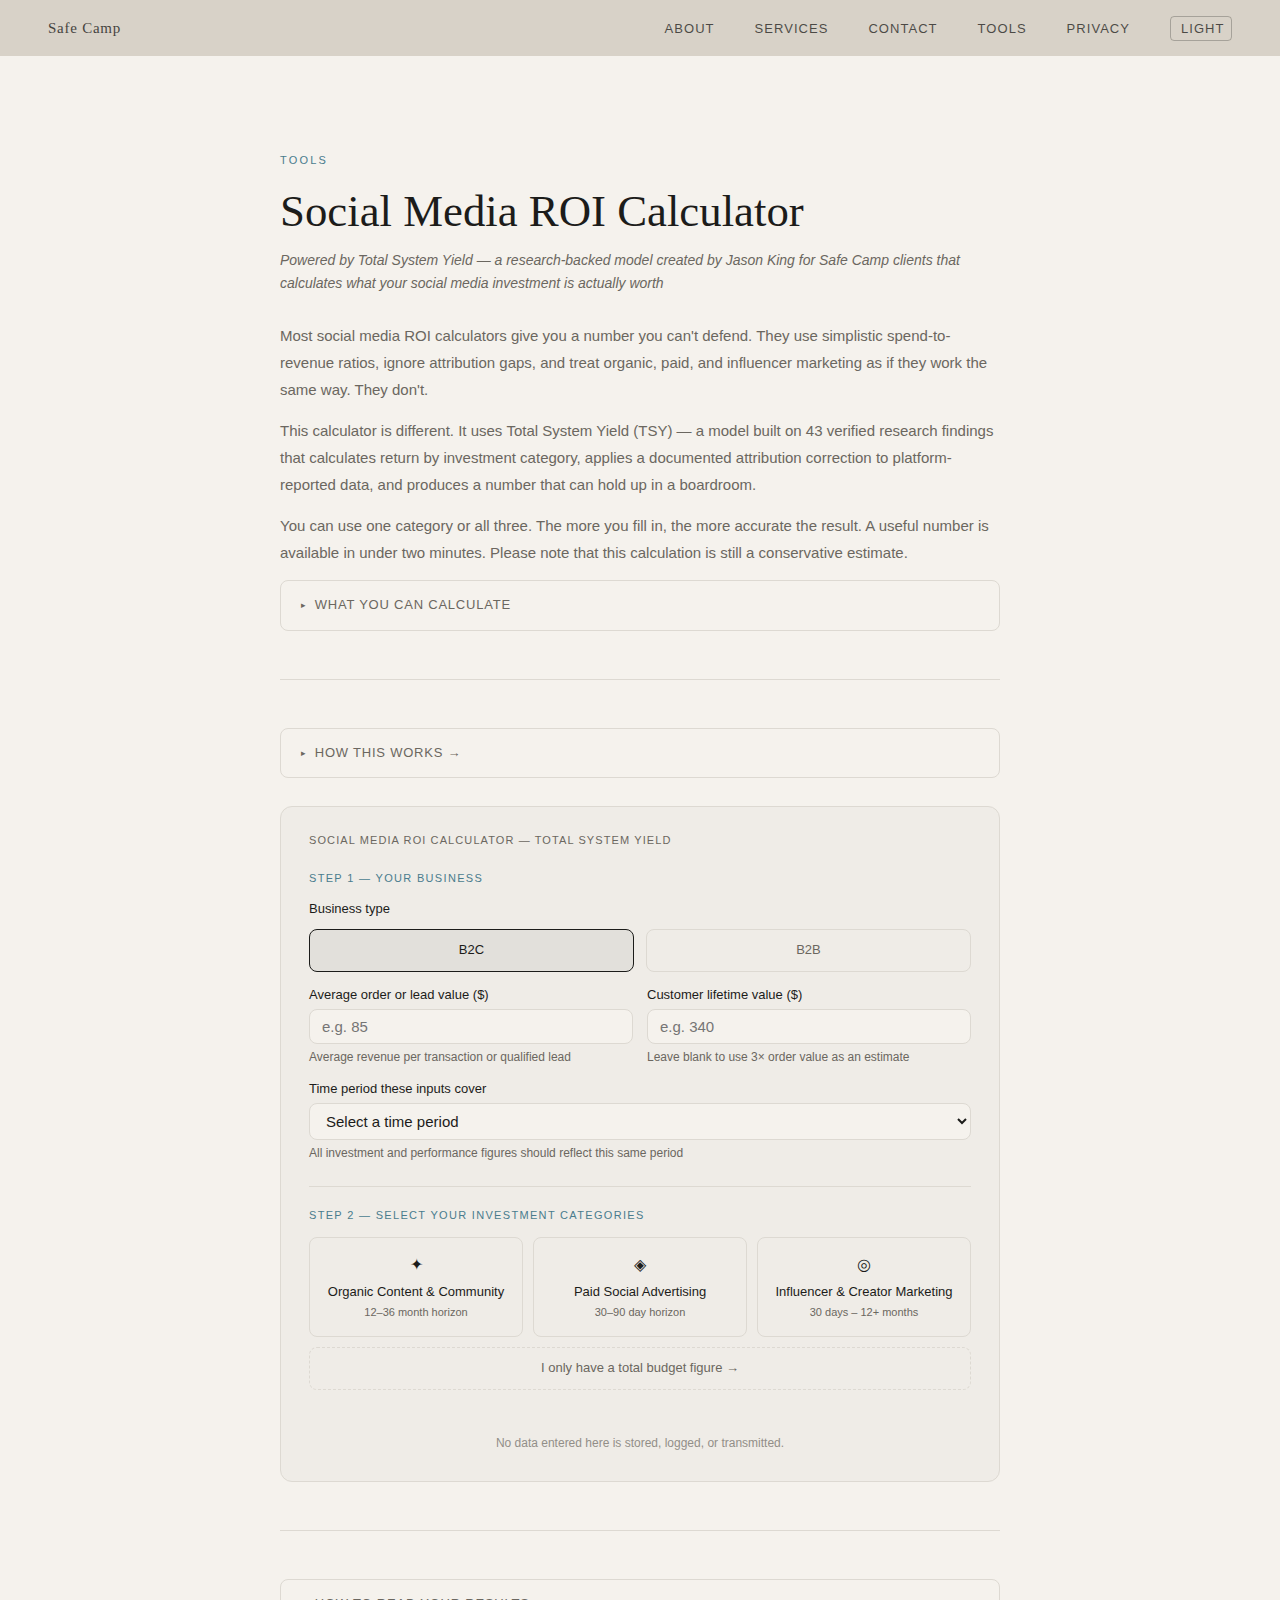
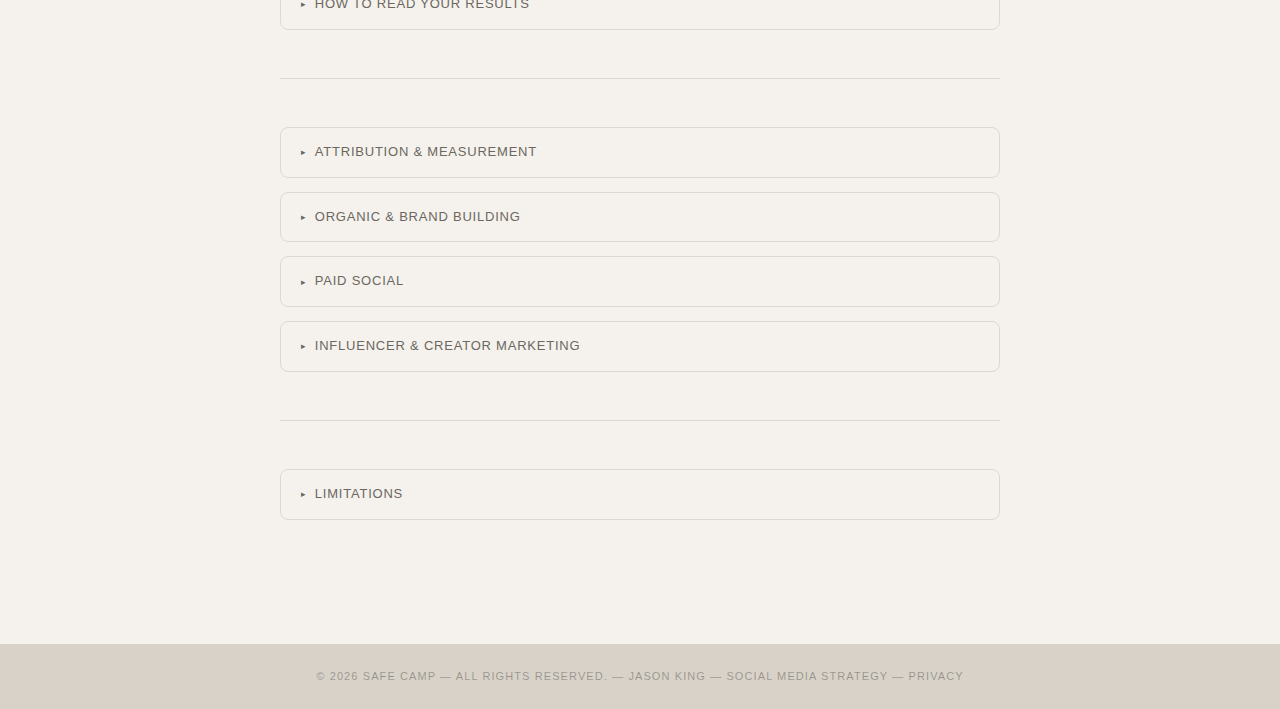
<file: tools/social-media-roi-calculator.html>
<!DOCTYPE html>
<html lang="en"><head>
<meta charset="UTF-8">
<meta name="viewport" content="width=device-width, initial-scale=1.0">
<meta name="referrer" content="strict-origin-when-cross-origin">
<meta name="description" content="Free social media ROI calculator for social media managers. Calculate what your organic content, paid ads, and influencer marketing are actually worth — powered by 43 research-backed principles.">
<meta http-equiv="Content-Security-Policy" content="default-src 'self'; style-src 'self' 'unsafe-inline' https://fonts.googleapis.com; font-src https://fonts.gstatic.com; script-src 'self' 'unsafe-inline'; img-src 'self' data:;">
<link rel="canonical" href="https://jason-kingx.github.io/safe-camp/tools/social-media-roi-calculator.html">
<title>Social Media ROI Calculator — Safe Camp</title>
<link rel="preconnect" href="https://fonts.googleapis.com">
<link rel="preconnect" href="https://fonts.gstatic.com" crossorigin>
<link href="https://fonts.googleapis.com/css2?family=EB+Garamond:ital,wght@0,400;1,400&family=DM+Sans:wght@300;400;500&display=swap" rel="stylesheet">
<link rel="icon" href="../favicon-black.svg" media="(prefers-color-scheme: light)">
<link rel="icon" href="../favicon-white.svg" media="(prefers-color-scheme: dark)">
<link rel="stylesheet" href="../css/styles.css">
<script>(function(){var html=document.documentElement;var saved=localStorage.getItem('theme');if(saved==='dark'){html.setAttribute('data-theme','dark');}else if(saved==='light'){html.removeAttribute('data-theme');}else if(window.matchMedia('(prefers-color-scheme: dark)').matches){html.setAttribute('data-theme','dark');}})();</script>
<script defer src="../include.js"></script>
<style>

/* ── Page layout ─────────────────────────────────────────────── */
.page-outer { width:100%; padding:96px 48px; }
.page-inner { max-width:720px; margin:0 auto; }
.page-inner h1 {
  font-family:'EB Garamond',serif;
  font-size:clamp(1.8rem,4vw,2.8rem);
  font-weight:400; line-height:1.15; margin-bottom:12px;
}
.page-subtitle {
  font-size:14px; color:var(--mid); font-style:italic;
  margin-bottom:28px; line-height:1.6;
}
.page-inner h2 {
  font-family:'EB Garamond',serif;
  font-size:1.5rem; font-weight:400; color:var(--ink);
  margin-top:48px; margin-bottom:14px;
}
.page-divider { height:1px; background:var(--line); margin:48px 0; border:none; }

/* ── Prose ───────────────────────────────────────────────────── */
.page-prose p { font-size:15px; color:var(--mid); line-height:1.8; margin-bottom:14px; }
.page-prose ul, .page-prose ol { padding-left:20px; margin-bottom:16px; }
.page-prose li { font-size:15px; color:var(--mid); line-height:1.75; margin-bottom:6px; }
.page-prose li strong { color:var(--ink); }
.page-prose em { color:var(--mid); }

/* ── Methodology panel (collapsible) ────────────────────────── */
.method-panel {
  border:1px solid var(--line); border-radius:8px;
  margin-bottom:28px; overflow:hidden;
}
.method-panel summary {
  font-size:13px; font-weight:500; letter-spacing:0.06em;
  text-transform:uppercase; color:var(--mid);
  padding:14px 20px; cursor:pointer;
  display:flex; align-items:center; gap:8px;
  user-select:none; list-style:none;
}
.method-panel summary::-webkit-details-marker { display:none; }
.method-panel summary::before {
  content:'▸'; font-size:9px; transition:transform 0.15s;
}
.method-panel[open] summary::before { transform:rotate(90deg); }
.method-panel-body {
  padding:0 20px 20px; border-top:1px solid var(--line);
}
.method-entry { margin-top:16px; }
.method-entry strong { font-size:13px; color:var(--ink); display:block; margin-bottom:3px; }
.method-entry p { font-size:13px; color:var(--mid); line-height:1.6; margin:0; }

/* ── Tool card ───────────────────────────────────────────────── */
.tool-card {
  background:var(--surface, rgba(128,128,128,0.05));
  border:1px solid var(--line); border-radius:12px;
  padding:28px; margin:0 0 40px;
}
.tool-eyebrow {
  font-size:11px; font-weight:400; text-transform:uppercase;
  letter-spacing:0.1em; color:var(--mid); margin:0 0 24px; line-height:1;
}

/* ── Step labels ─────────────────────────────────────────────── */
.step-label {
  font-size:11px; text-transform:uppercase; letter-spacing:0.12em;
  color:var(--accent); margin-bottom:12px; font-weight:500;
}

/* ── Universal inputs ────────────────────────────────────────── */
.universal-grid {
  display:grid; grid-template-columns:1fr 1fr; gap:14px;
  margin-bottom:24px;
}
.field { display:flex; flex-direction:column; margin-bottom:0; }
.field label { font-size:13px; font-weight:500; color:var(--ink); margin-bottom:5px; line-height:1.4; }
.field-label { font-size:13px; font-weight:500; color:var(--ink); margin-bottom:5px; line-height:1.4; display:block; }
.field-helper { font-size:12px; color:var(--mid); margin-top:4px; line-height:1.5; }
.label-note { font-size:11px; font-weight:400; color:var(--mid); }
.field-error { font-size:12px; color:var(--error,#dc2626); margin-top:4px; line-height:1.4; display:none; }
.field-error.show { display:block; }
.field-nudge { font-size:12px; color:var(--mid); margin-top:4px; line-height:1.5; display:none; font-style:italic; }
.field-nudge.show { display:block; }

input[type="number"], input[type="text"], select {
  font-family:'DM Sans',sans-serif; font-size:15px;
  background:var(--bg,#fff); color:var(--ink);
  border:1.5px solid var(--line); border-radius:8px;
  padding:8px 12px; outline:none; box-sizing:border-box;
  transition:border-color 0.15s; width:100%;
  -moz-appearance:textfield;
}
[data-theme="dark"] input[type="number"],
[data-theme="dark"] input[type="text"],
[data-theme="dark"] select { background:rgba(255,255,255,0.04); }
input[type="number"]::-webkit-inner-spin-button,
input[type="number"]::-webkit-outer-spin-button { -webkit-appearance:none; }
input[type="number"]:focus,
input[type="text"]:focus,
select:focus { border-color:var(--ink); }
input.is-error { border-color:var(--error,#dc2626); }

/* Business type selector */
.biz-row { display:flex; gap:12px; margin-bottom:0; }
.biz-opt {
  flex:1; border:1.5px solid var(--line); border-radius:8px;
  padding:10px 14px; cursor:pointer; text-align:center;
  font-size:13px; font-weight:500; color:var(--mid);
  transition:all 0.15s; user-select:none;
}
.biz-opt.selected {
  border-color:var(--ink); color:var(--ink);
  background:color-mix(in srgb, var(--ink) 6%, transparent);
}

/* ── Category selectors ──────────────────────────────────────── */
.category-row { display:grid; grid-template-columns:1fr 1fr 1fr; gap:10px; margin-bottom:10px; }
.cat-toggle {
  border:1.5px solid var(--line); border-radius:8px; padding:14px 12px;
  cursor:pointer; text-align:center; transition:all 0.15s; user-select:none;
}
.cat-toggle:not(.active):hover { border-color:var(--mid); }
.cat-toggle.active:hover { border-color:var(--accent); }
.cat-toggle.active {
  border-color:var(--accent);
  background:color-mix(in srgb, var(--accent) 8%, transparent);
}
.cat-toggle-icon { font-size:16px; margin-bottom:4px; display:block; }
.cat-toggle-name { font-size:13px; font-weight:500; color:var(--ink); display:block; }
.cat-toggle-horizon { font-size:11px; color:var(--mid); margin-top:2px; display:block; }
.rough-path-toggle {
  border:1px dashed var(--line); border-radius:8px;
  padding:10px 16px; cursor:pointer; text-align:center;
  font-size:13px; color:var(--mid); transition:all 0.15s;
  margin-bottom:24px; user-select:none;
}
.rough-path-toggle:not(.active):hover { border-color:var(--mid); color:var(--ink); }
.rough-path-toggle.active { border-color:var(--accent); color:var(--ink); }
.rough-path-toggle.active:hover { border-color:var(--accent); color:var(--ink); }

/* ── Category modules ────────────────────────────────────────── */
.cat-module {
  display:none; border:1px solid var(--line); border-radius:8px;
  padding:20px; margin-bottom:14px;
}
.cat-module.open { display:block; }
.cat-module-header {
  display:flex; align-items:center; justify-content:space-between;
  margin-bottom:18px;
}
.cat-module-title {
  font-family:'EB Garamond',serif; font-size:1.1rem;
  font-weight:400; color:var(--ink);
}
.cat-module-horizon {
  font-size:11px; text-transform:uppercase; letter-spacing:0.08em;
  color:var(--mid); background:var(--line); border-radius:20px;
  padding:3px 10px;
}
.module-grid { display:grid; grid-template-columns:1fr 1fr; gap:14px; margin-bottom:14px; }
.module-full { grid-column:1 / -1; }

/* Improve your estimate expandable */
.expand-toggle {
  font-size:12px; color:var(--accent); cursor:pointer;
  border:none; background:none; padding:0; font-family:inherit;
  display:flex; align-items:center; gap:5px; margin-top:4px;
  letter-spacing:0.04em; user-select:none;
}
.expand-toggle::before { content:'▸'; font-size:9px; transition:transform 0.15s; }
.expand-toggle.open::before { transform:rotate(90deg); }
.expand-section { display:none; }
.expand-section.open { display:block; padding-top:14px; }

/* Radio rows (for ratings) */
.rating-row { display:flex; gap:6px; flex-wrap:wrap; margin-top:6px; }
.rating-opt {
  border:1.5px solid var(--line); border-radius:6px;
  padding:6px 10px; cursor:pointer; font-size:12px;
  color:var(--mid); transition:all 0.12s; user-select:none;
  white-space:nowrap;
}
.rating-opt.selected {
  border-color:var(--ink); color:var(--ink);
  background:color-mix(in srgb, var(--ink) 6%, transparent);
}

/* Radio buttons for yes/no */
.yn-row { display:flex; gap:10px; margin-top:6px; }
.yn-opt {
  border:1.5px solid var(--line); border-radius:6px;
  padding:6px 16px; cursor:pointer; font-size:13px;
  color:var(--mid); transition:all 0.12s; user-select:none;
}
.yn-opt.selected {
  border-color:var(--ink); color:var(--ink);
  background:color-mix(in srgb, var(--ink) 6%, transparent);
}
.yn-opt:focus-visible,
.rating-opt:focus-visible,
.biz-opt:focus-visible,
.cat-toggle:focus-visible,
.rough-path-toggle:focus-visible {
  outline:2px solid var(--accent); outline-offset:2px;
}

/* Reach inline estimate */
.inline-note {
  font-size:12px; color:var(--mid); background:var(--accent-light,rgba(74,124,142,0.08));
  border:1px solid color-mix(in srgb, var(--accent) 25%, transparent);
  border-radius:6px; padding:8px 12px; margin-top:6px; line-height:1.5;
}

/* ── Nudge / inline feedback message ────────────────────────── */
.calc-nudge {
  font-size:14px; color:var(--mid); font-style:italic;
  padding:18px 0 4px; line-height:1.6;
}

/* ── Result zone ─────────────────────────────────────────────── */
.result-zone { min-height:4px; margin-top:4px; }

/* Confidence badge */
.confidence-badge {
  display:inline-flex; align-items:center; gap:6px;
  font-size:11px; text-transform:uppercase; letter-spacing:0.08em;
  border-radius:20px; padding:4px 12px; margin-bottom:16px;
  border:1px solid;
}
.conf-rough { color:#92400e; border-color:color-mix(in srgb,#d97706 35%,transparent); background:color-mix(in srgb,#d97706 8%,transparent); }
.conf-conservative { color:#1e40af; border-color:color-mix(in srgb,#3b82f6 35%,transparent); background:color-mix(in srgb,#3b82f6 8%,transparent); }
.conf-moderate { color:#065f46; border-color:color-mix(in srgb,#10b981 35%,transparent); background:color-mix(in srgb,#10b981 8%,transparent); }
.conf-high { color:#1e3a5f; border-color:color-mix(in srgb,#1e3a5f 35%,transparent); background:color-mix(in srgb,#1e3a5f 8%,transparent); }
[data-theme="dark"] .conf-rough { color:#fbbf24; border-color:color-mix(in srgb,#fbbf24 35%,transparent); background:color-mix(in srgb,#fbbf24 8%,transparent); }
[data-theme="dark"] .conf-conservative { color:#93c5fd; border-color:color-mix(in srgb,#93c5fd 35%,transparent); background:color-mix(in srgb,#93c5fd 8%,transparent); }
[data-theme="dark"] .conf-moderate { color:#6ee7b7; border-color:color-mix(in srgb,#6ee7b7 35%,transparent); background:color-mix(in srgb,#6ee7b7 8%,transparent); }
[data-theme="dark"] .conf-high { color:#bfdbfe; border-color:color-mix(in srgb,#93c5fd 35%,transparent); background:color-mix(in srgb,#93c5fd 8%,transparent); }

/* Headline numbers */
.result-headline-block { margin-bottom:20px; }
.result-tsy-label {
  font-size:11px; text-transform:uppercase; letter-spacing:0.12em;
  color:var(--mid); margin-bottom:4px;
  overflow-wrap:break-word; word-break:break-word;
}
.result-tsy-number {
  font-family:'EB Garamond',serif;
  font-size:clamp(2.4rem,6vw,4rem);
  font-weight:400; color:var(--ink); line-height:1;
}
.result-sub-numbers {
  display:grid; grid-template-columns:1fr 1fr;
  gap:14px; margin-top:14px; padding-top:14px;
  border-top:1px solid var(--line);
}
.result-sub-item { display:flex; flex-direction:column; }
.result-sub-label { font-size:11px; text-transform:uppercase; letter-spacing:0.07em; color:var(--mid); margin-bottom:2px; }
.result-sub-val { font-size:18px; font-weight:500; color:var(--ink); }

/* Category breakdown table */
.breakdown-table {
  width:100%; border-collapse:collapse; font-size:13px;
  margin:18px 0;
}
.breakdown-table th {
  font-size:11px; text-transform:uppercase; letter-spacing:0.07em;
  color:var(--mid); font-weight:400; text-align:left;
  padding:8px 10px; border-bottom:1px solid var(--line);
}
.breakdown-table td {
  padding:10px 10px; border-bottom:1px solid var(--line);
  color:var(--mid); vertical-align:top;
}
.breakdown-table td:first-child { color:var(--ink); font-weight:500; }
.breakdown-table tr.total-row td { color:var(--ink); font-weight:500; border-top:1.5px solid var(--line); }

/* Return components collapsible */
.components-block { margin:14px 0; }
.components-toggle {
  font-size:13px; color:var(--mid); cursor:pointer; border:none;
  background:none; padding:0; font-family:inherit; display:flex;
  align-items:center; gap:6px; user-select:none;
}
.components-toggle::before { content:'▸'; font-size:9px; transition:transform 0.15s; }
.components-toggle.open::before { transform:rotate(90deg); }
.components-list { display:none; padding-top:12px; }
.components-list.open { display:block; }
.component-row {
  display:flex; justify-content:space-between; align-items:flex-start;
  padding:8px 0; border-bottom:1px solid var(--line);
  font-size:13px;
}
.component-row:last-child { border-bottom:none; }
.component-name { color:var(--ink); flex:1; }
.component-source { font-size:11px; color:var(--mid); margin-top:2px; }
.component-val { color:var(--ink); font-weight:500; white-space:nowrap; margin-left:12px; }
/* Non-additive / "included above" component rows */
.component-row-included { opacity:0.65; }
.component-val-included { color:var(--mid); font-weight:400; }

/* 3-year projection */
.projection-block { margin:18px 0; }
.projection-header { display:flex; align-items:center; justify-content:space-between; margin-bottom:12px; }
.projection-title { font-size:13px; font-weight:500; color:var(--ink); }
.proj-toggle-row { display:flex; gap:6px; }
.proj-toggle-btn {
  font-size:11px; text-transform:uppercase; letter-spacing:0.07em;
  border:1px solid var(--line); border-radius:4px; padding:3px 8px;
  cursor:pointer; color:var(--mid); background:none; font-family:inherit;
  transition:all 0.12s;
}
.proj-toggle-btn.active { border-color:var(--ink); color:var(--ink); }

/* Bar chart */
.proj-bars { display:flex; flex-direction:column; gap:10px; }
.proj-bar-row { display:flex; align-items:center; gap:10px; }
.proj-bar-label { font-size:12px; color:var(--mid); width:120px; flex-shrink:0; }
.proj-bar-track { flex:1; background:var(--line); border-radius:4px; height:24px; overflow:hidden; }
.proj-bar-fill {
  height:100%; background:var(--accent); border-radius:4px;
  transition:width 0.4s ease;
}
.proj-bar-value {
  font-size:12px; color:var(--ink); white-space:nowrap;
  flex-shrink:0; min-width:56px; text-align:right;
}

/* Projection table */
.proj-table {
  display:none;
  width:100%; border-collapse:collapse; font-size:13px;
}
.proj-table th {
  font-size:11px; text-transform:uppercase; letter-spacing:0.07em;
  color:var(--mid); font-weight:400; text-align:left;
  padding:8px 10px; border-bottom:1px solid var(--line);
}
.proj-table td {
  padding:10px 10px; border-bottom:1px solid var(--line);
  color:var(--mid); vertical-align:top;
}
.proj-table td:first-child { color:var(--ink); font-weight:500; }

/* Projection prose */
.proj-prose { display:none; font-size:13px; color:var(--mid); line-height:1.7; }

/* Paid-only projection placeholder */
.proj-paid-only { font-size:13px; color:var(--mid); font-style:italic; padding:12px 0; }

/* Year 1 disclosure note (bars + table views) */
.proj-period-note { font-size:12px; color:var(--mid); font-style:italic; margin:10px 0 0; line-height:1.5; }
.proj-this-period { font-size:11px; color:var(--mid); font-style:italic; font-weight:400; }

/* ── Flags ───────────────────────────────────────────────────── */
.flags-section { margin:18px 0; }
.flags-title { font-size:11px; text-transform:uppercase; letter-spacing:0.1em; color:var(--mid); font-weight:500; margin-bottom:10px; }
.flag-card {
  border-radius:8px; border:1px solid; padding:12px 16px;
  margin-bottom:8px; font-size:13px; line-height:1.6;
}
.flag-card.warning {
  background:color-mix(in srgb,#d97706 8%,transparent);
  border-color:color-mix(in srgb,#d97706 30%,transparent);
  color:var(--ink);
}
.flag-card.info {
  background:color-mix(in srgb,#3b82f6 6%,transparent);
  border-color:color-mix(in srgb,#3b82f6 25%,transparent);
  color:var(--ink);
}
.flag-card.note {
  background:color-mix(in srgb, var(--accent) 6%,transparent);
  border-color:color-mix(in srgb, var(--accent) 25%,transparent);
  color:var(--ink);
}
.flag-card strong { display:block; margin-bottom:4px; color:inherit; font-size:13px; }

/* ── Plain-English interpretation ────────────────────────────── */
.interpretation-block {
  border-top:1px solid var(--line); padding-top:16px; margin-top:16px;
  font-size:14px; color:var(--mid); line-height:1.8; font-style:italic;
}

/* ── Awareness-only label ────────────────────────────────────── */
.awareness-label {
  display:inline-block; font-size:11px; text-transform:uppercase;
  letter-spacing:0.08em; color:var(--mid); background:var(--line);
  border-radius:20px; padding:2px 8px; margin-left:6px;
}

/* ── Privacy note ────────────────────────────────────────────── */
.privacy-note {
  font-size:12px; color:var(--mid); text-align:center;
  margin:16px 0 0; opacity:0.7;
}

/* ── Responsive ──────────────────────────────────────────────── */
@media (max-width:540px) {
  .page-outer { padding:64px 24px; }
  .universal-grid { grid-template-columns:1fr; }
  .category-row { grid-template-columns:1fr; }
  .module-grid { grid-template-columns:1fr; }
  .result-sub-numbers { grid-template-columns:1fr; }
  .proj-bar-label { width:90px; font-size:11px; }
}

</style>
</head>
<body>

<noscript><p style="position:fixed;bottom:0;left:0;right:0;background:var(--nav-bg);color:var(--ink);text-align:center;padding:12px 24px;font-size:13px;letter-spacing:0.06em;z-index:999;margin:0;">JavaScript is disabled in your browser. This calculator requires JavaScript to function.</p></noscript>

<div id="header-placeholder"></div>

<main>
<div class="page-outer">
<div class="page-inner">

  <p class="section-eyebrow" aria-hidden="true">Tools</p>
  <h1>Social Media ROI Calculator</h1>
  <p class="page-subtitle">Powered by Total System Yield — a research-backed model created by Jason King for Safe Camp clients that calculates what your social media investment is actually worth</p>

  <div class="page-prose">
    <p>Most social media ROI calculators give you a number you can't defend. They use simplistic spend-to-revenue ratios, ignore attribution gaps, and treat organic, paid, and influencer marketing as if they work the same way. They don't.</p>
    <p>This calculator is different. It uses <strong>Total System Yield (TSY)</strong> — a model built on 43 verified research findings that calculates return by investment category, applies a documented attribution correction to platform-reported data, and produces a number that can hold up in a boardroom.</p>
    <p>You can use one category or all three. The more you fill in, the more accurate the result. A useful number is available in under two minutes. Please note that this calculation is still a conservative estimate.</p>
  </div>

  <details class="method-panel" style="margin-bottom:14px;">
    <summary>What you can calculate</summary>
    <div class="method-panel-body">
      <div class="method-entry">
        <strong>Organic Content &amp; Community</strong>
        <p>Long-term brand equity, LTV lift from engaged customers, community-driven churn reduction, and the 3-year compounding value of sustained brand presence. ROI horizon: 12–36 months.</p>
      </div>
      <div class="method-entry">
        <strong>Paid Social Advertising</strong>
        <p>Incrementally corrected conversion value, LTV multiplier, search halo, and cross-channel lift. ROI horizon: 30–90 days.</p>
      </div>
      <div class="method-entry">
        <strong>Influencer &amp; Creator Marketing</strong>
        <p>Reach-adjusted conversion value with tier efficiency applied, LTV of influencer-acquired customers, and brand trust amplification. ROI horizon: 30 days to 12+ months.</p>
      </div>
      <div class="method-entry">
        <strong>Combined (Total System Yield)</strong>
        <p>When multiple categories are active, the model calculates cross-category interaction effects automatically — including the Multi-Channel Halo, which lifts paid ROAS by 22% when organic is also running.</p>
        <p>You can also run each category on its own and compare the results. This lets you estimate what each channel contributes independently, which is useful for understanding relative efficiency across your investment mix.</p>
      </div>
    </div>
  </details>

  <hr class="page-divider">

  <!-- ══════════════════════════════════════════════════════════ -->
  <!-- CALCULATOR                                                 -->
  <!-- ══════════════════════════════════════════════════════════ -->

  <!-- Pre-calculator methodology panel -->
  <details class="method-panel" id="preMethodPanel">
    <summary>How this works →</summary>
    <div class="method-panel-body">
      <div class="method-entry">
        <strong>Attribution Correction (−30%)</strong>
        <p>Platform-reported conversions over-credit the last-touch channel. All platform-reported conversion data is reduced by 30% before use. Source: Analytic Partners, ROI Genome (2023).</p>
      </div>
      <div class="method-entry">
        <strong>LTV Social Engagement Lift (+30%)</strong>
        <p>Customers who engage with a brand on social spend 20–40% more over their lifetime (Bain &amp; Company). This model applies the conservative midpoint: 30%.</p>
      </div>
      <div class="method-entry">
        <strong>Multi-Channel Halo (+22%)</strong>
        <p>When organic social and paid social are both active, paid ROAS increases by approximately 22%. Source: Analytic Partners.</p>
      </div>
      <div class="method-entry">
        <strong>Influencer Tier Efficiency</strong>
        <p>Nano influencers (&lt;10K followers) yield roughly $1,000 return on a $50 investment; macro influencers (&gt;100K) yield roughly $6,000 on &gt;$1,000 — a ~20:1 cost-efficiency difference in favor of nano. Source: Beichert et al., Journal of Marketing (2024).</p>
      </div>
      <div class="method-entry">
        <strong>3-Year Brand Equity Projection</strong>
        <p>Brand equity built today retains approximately 50% of its value in Year 2 and 25% in Year 3. Based on Binet &amp; Field's IPA Databank research (2013, 2018). Paid campaign effects are not projected beyond the current period.</p>
      </div>
      <div class="method-entry">
        <strong>43 verified research findings</strong>
        <p>The full model activates up to 43 structural truths depending on your inputs — including the 95-5 Rule, Double Jeopardy Law, Creative Dividend, AI Bidding Efficiency, Reachpocalypse, and more. Every default and source is listed in the methodology panel beneath your result.</p>
      </div>
    </div>
  </details>

  <div class="tool-card" role="region" aria-label="Social Media ROI Calculator">

    <p class="tool-eyebrow">Social Media ROI Calculator — Total System Yield</p>

    <!-- ── STEP 1: Universal Inputs ──────────────────────────── -->
    <p class="step-label">Step 1 — Your business</p>

    <div style="margin-bottom:14px;">
      <div class="field" style="margin-bottom:6px;">
        <span class="field-label">Business type</span>
      </div>
      <div class="biz-row" role="radiogroup" aria-label="Business type">
        <div class="biz-opt selected" id="bizB2C" onclick="setBizType('b2c')" role="radio" aria-checked="true" tabindex="0">B2C</div>
        <div class="biz-opt" id="bizB2B" onclick="setBizType('b2b')" role="radio" aria-checked="false" tabindex="0">B2B</div>
      </div>
    </div>

    <div class="universal-grid">
      <div class="field">
        <label for="orderValue">Average order or lead value ($)</label>
        <input type="number" id="orderValue" min="1" step="1" placeholder="e.g. 85" autocomplete="off">
        <span class="field-helper">Average revenue per transaction or qualified lead</span>
      </div>
      <div class="field">
        <label for="clvInput">Customer lifetime value ($)</label>
        <input type="number" id="clvInput" min="1" step="1" placeholder="e.g. 340" autocomplete="off">
        <span class="field-helper">Leave blank to use 3× order value as an estimate</span>
        <span class="field-error" id="clvError">Customer lifetime value must be at least $1.</span>
      </div>
      <div class="field" style="grid-column:1/-1;">
        <label for="timePeriod">Time period these inputs cover</label>
        <select id="timePeriod">
          <option value="">Select a time period</option>
          <option value="last30">Last 30 days</option>
          <option value="lastmonth">Last calendar month</option>
          <option value="last60">Last 60 days</option>
          <option value="last90">Last 90 days</option>
          <option value="lastquarter">Last quarter</option>
          <option value="last6mo">Last 6 months</option>
          <option value="lastyear">Last 12 months</option>
          <option value="custom">Custom period</option>
        </select>
        <div id="customPeriodField" style="display:none; margin-top:10px;">
          <label for="customPeriodMonths" style="font-size:13px;font-weight:500;color:var(--ink);display:block;margin-bottom:5px;">Custom period length (months)</label>
          <input type="number" id="customPeriodMonths" min="1" max="120" step="1" placeholder="e.g. 4" autocomplete="off">
          <span class="field-helper">Enter the number of months your inputs cover — used to scale period-length calculations correctly</span>
        </div>
        <span class="field-helper">All investment and performance figures should reflect this same period</span>
        <span class="field-nudge" id="timePeriodNudge">Set a time period so the result label is accurate — and so period-length scaling works correctly.</span>
      </div>
    </div>

    <hr style="border:none;border-top:1px solid var(--line);margin:20px 0;">

    <!-- ── STEP 2: Category selection ────────────────────────── -->
    <p class="step-label">Step 2 — Select your investment categories</p>
    <div class="category-row" role="group" aria-label="Investment categories">
      <div class="cat-toggle" id="catOrganic" onclick="toggleCat('organic')" role="checkbox" aria-checked="false" tabindex="0">
        <span class="cat-toggle-icon">✦</span>
        <span class="cat-toggle-name">Organic Content &amp; Community</span>
        <span class="cat-toggle-horizon">12–36 month horizon</span>
      </div>
      <div class="cat-toggle" id="catPaid" onclick="toggleCat('paid')" role="checkbox" aria-checked="false" tabindex="0">
        <span class="cat-toggle-icon">◈</span>
        <span class="cat-toggle-name">Paid Social Advertising</span>
        <span class="cat-toggle-horizon">30–90 day horizon</span>
      </div>
      <div class="cat-toggle" id="catInfluencer" onclick="toggleCat('influencer')" role="checkbox" aria-checked="false" tabindex="0">
        <span class="cat-toggle-icon">◎</span>
        <span class="cat-toggle-name">Influencer &amp; Creator Marketing</span>
        <span class="cat-toggle-horizon">30 days – 12+ months</span>
      </div>
    </div>
    <div class="rough-path-toggle" id="roughToggle" role="checkbox" aria-checked="false" tabindex="0">
      I only have a total budget figure →
    </div>

    <!-- ── Rough path module ──────────────────────────────────── -->
    <div class="cat-module" id="roughModule">
      <div class="cat-module-header">
        <span class="cat-module-title">Total social media investment</span>
        <span class="cat-module-horizon">Rough estimate</span>
      </div>
      <div class="field">
        <label for="roughTotal">Total social media investment for this period ($)</label>
        <input type="number" id="roughTotal" min="1" step="1" placeholder="e.g. 5000" autocomplete="off">
        <span class="field-helper">All social media spend including staff time, tools, ad spend, and influencer fees</span>
      </div>
    </div>

    <!-- ── Category 1: Organic ────────────────────────────────── -->
    <div class="cat-module" id="organicModule">
      <div class="cat-module-header">
        <span class="cat-module-title">Organic Content &amp; Community</span>
        <span class="cat-module-horizon">12–36 month horizon</span>
      </div>

      <div class="module-grid">
        <div class="field">
          <label for="orgInvestment">Investment for this period ($)</label>
          <input type="number" id="orgInvestment" min="1" step="1" placeholder="e.g. 3500" autocomplete="off">
          <span class="field-helper">Include staff time, tools, and agency fees — not just media costs</span>
        </div>
        <div class="field">
          <label for="orgFrequency">Posting frequency (posts/week)</label>
          <input type="number" id="orgFrequency" min="0" step="0.5" placeholder="e.g. 5" autocomplete="off">
          <span class="field-helper">Used for confidence scoring and low-frequency warnings — does not directly alter the ROI calculation</span>
        </div>
        <div class="field">
          <label for="orgReach">Monthly reach</label>
          <input type="number" id="orgReach" min="1" step="1" placeholder="e.g. 12000" autocomplete="off">
          <span class="field-helper">Unique monthly reach if available; leave blank to estimate from followers. <strong>Enter a monthly figure</strong> — this is used to compute the engagement rate against monthly engagements.</span>
        </div>
        <div class="field">
          <label for="orgFollowers">Total followers (if reach unknown)</label>
          <input type="number" id="orgFollowers" min="1" step="1" placeholder="e.g. 8000" autocomplete="off">
          <span class="field-helper">Used to estimate reach at ~5% (Reachpocalypse default)</span>
          <span class="field-nudge" id="orgFollowersIgnored">Monthly reach is entered above — followers field is not used.</span>
        </div>
        <div class="field module-full">
          <label for="orgEngagements">Total engagements this period <span class="label-note">(not monthly)</span></label>
          <input type="number" id="orgEngagements" min="0" step="1" placeholder="e.g. 4800" autocomplete="off">
          <span class="field-helper">Sum of likes, comments, shares, and saves across <strong>all posts for the full period</strong> — not a monthly figure. The model divides this by the number of months to get a monthly rate, then compares it to monthly reach. Entering a monthly engagement figure here will understate your engagement rate. Leave blank (or enter 0) to use the 1.5% default.</span>
        </div>
      </div>

      <button class="expand-toggle open" id="orgExpandToggle" onclick="toggleExpand('org')" aria-expanded="true">Hide extra inputs</button>
      <div class="expand-section open" id="orgExpand">
        <div class="module-grid" style="margin-top:0;">
          <div class="field module-full">
            <label for="orgConvRate">Social-to-purchase conversion rate (%)</label>
            <input type="number" id="orgConvRate" min="0" step="0.01" placeholder="e.g. 0.71" autocomplete="off">
            <span class="field-helper">The percentage of engaged users estimated to convert to customers. Leave blank or enter 0 to use the 0.71% research benchmark (Hootsuite / Sprout Social). Higher-intent audiences (e.g. B2B with short sales cycles, or strong CTAs) may warrant a higher rate.</span>
            <span class="field-error" id="orgConvRateError">Conversion rate capped at 100% — value entered above 100 has been reduced to 100%.</span>
          </div>
          <div class="field">
            <span class="field-label">Community management active?</span>
            <div class="yn-row" aria-label="Community management active">
              <div class="yn-opt" id="orgCommYes" onclick="setYN('orgComm','yes')">Yes</div>
              <div class="yn-opt" id="orgCommNo" onclick="setYN('orgComm','no')">No</div>
            </div>
          </div>
          <div class="field">
            <span class="field-label">Employee advocacy active?</span>
            <div class="yn-row" aria-label="Employee advocacy active">
              <div class="yn-opt" id="orgAdvYes" onclick="setYN('orgAdv','yes')">Yes</div>
              <div class="yn-opt" id="orgAdvNo" onclick="setYN('orgAdv','no')">No</div>
            </div>
          </div>
          <div class="field">
            <span class="field-label">Posting gap &gt;30 days in the past 12 months?</span>
            <div class="yn-row" aria-label="Posting gap more than 30 days in the past 12 months">
              <div class="yn-opt" id="orgGapYes" onclick="setYN('orgGap','yes')">Yes</div>
              <div class="yn-opt" id="orgGapNo" onclick="setYN('orgGap','no')">No</div>
            </div>
          </div>
          <div class="field">
            <label for="orgResponseTime">Average response time to comments/DMs</label>
            <select id="orgResponseTime">
              <option value="">Not sure</option>
              <option value="under1hr">&lt; 1 hour</option>
              <option value="1to4hr">1–4 hours</option>
              <option value="4to24hr">4–24 hours</option>
              <option value="over24hr">24+ hours</option>
            </select>
          </div>
          <div class="field module-full">
            <span class="field-label">Brand authority (1–5)</span>
            <div class="rating-row" id="brandAuthRating" aria-label="Brand authority rating 1 to 5">
              <div class="rating-opt" data-val="1" onclick="setRating('brandAuth',1)">1 — Low / new brand</div>
              <div class="rating-opt" data-val="2" onclick="setRating('brandAuth',2)">2 — Limited</div>
              <div class="rating-opt selected" data-val="3" onclick="setRating('brandAuth',3)">3 — Moderate</div>
              <div class="rating-opt" data-val="4" onclick="setRating('brandAuth',4)">4 — Strong</div>
              <div class="rating-opt" data-val="5" onclick="setRating('brandAuth',5)">5 — Category leader</div>
            </div>
            <span class="field-helper">3 = recognized and credible, buyers consider you alongside peers</span>
          </div>
          <div class="field module-full">
            <span class="field-label">Creative quality (1–5)</span>
            <div class="rating-row" id="orgCreativeRating" aria-label="Organic creative quality rating 1 to 5">
              <div class="rating-opt" data-val="1" onclick="setRating('orgCreative',1)">1 — Inconsistent</div>
              <div class="rating-opt" data-val="2" onclick="setRating('orgCreative',2)">2 — Below avg</div>
              <div class="rating-opt selected" data-val="3" onclick="setRating('orgCreative',3)">3 — Average</div>
              <div class="rating-opt" data-val="4" onclick="setRating('orgCreative',4)">4 — Above avg</div>
              <div class="rating-opt" data-val="5" onclick="setRating('orgCreative',5)">5 — Exceptional</div>
            </div>
            <span class="field-helper">3 = competent, on-brand, no major weaknesses</span>
          </div>
        </div>
      </div>
    </div>

    <!-- ── Category 2: Paid ───────────────────────────────────── -->
    <div class="cat-module" id="paidModule">
      <div class="cat-module-header">
        <span class="cat-module-title">Paid Social Advertising</span>
        <span class="cat-module-horizon">30–90 day horizon</span>
      </div>

      <div class="module-grid">
        <div class="field">
          <label for="paidSpend">Ad spend for this period ($)</label>
          <input type="number" id="paidSpend" min="1" step="1" placeholder="e.g. 8000" autocomplete="off">
          <span class="field-helper">Media spend only — exclude agency or creative production fees already counted elsewhere</span>
        </div>
        <div class="field">
          <label for="paidConversions">Platform-reported conversions</label>
          <input type="number" id="paidConversions" min="0" step="1" placeholder="e.g. 94" autocomplete="off">
          <span class="field-helper">A 30% attribution correction is applied automatically</span>
        </div>
        <div class="field module-full">
          <label for="campaignObjective">Primary campaign objective</label>
          <select id="campaignObjective">
            <option value="">Select one</option>
            <option value="awareness">Brand awareness / reach</option>
            <option value="leadgen">Lead generation (in-app forms)</option>
            <option value="conversion">Conversion / purchase</option>
            <option value="commerce">Social commerce (in-app checkout)</option>
          </select>
        </div>
      </div>

      <!-- Estimated reach inline output -->
      <div class="inline-note" id="reachEstimate" style="display:none;"></div>

      <button class="expand-toggle open" id="paidExpandToggle" onclick="toggleExpand('paid')" aria-expanded="true">Hide extra inputs</button>
      <div class="expand-section open" id="paidExpand">
        <div class="module-grid" style="margin-top:0;">
          <div class="field">
            <label for="primaryPlatform">Primary platform</label>
            <select id="primaryPlatform">
              <option value="">Not specified</option>
              <option value="meta">Meta (Facebook/Instagram)</option>
              <option value="linkedin">LinkedIn</option>
              <option value="tiktok">TikTok</option>
              <option value="x">X (Twitter)</option>
              <option value="youtube">YouTube</option>
            </select>
          </div>
          <div class="field">
            <label for="campaignFrequency">Average campaign frequency</label>
            <input type="number" id="campaignFrequency" min="0" step="0.5" placeholder="e.g. 3.5" autocomplete="off">
            <span class="field-helper">Average number of times someone sees your ad — used for creative fatigue warnings and confidence scoring only; does not directly alter the ROI calculation</span>
          </div>
          <div class="field">
            <label for="creativeFormat">Primary creative format</label>
            <select id="creativeFormat">
              <option value="">Not specified</option>
              <option value="video">Video / Reels</option>
              <option value="static">Static image</option>
              <option value="carousel">Carousel</option>
              <option value="mixed">Mixed</option>
            </select>
          </div>
          <div class="field">
            <label for="biddingMethod">Bidding method</label>
            <select id="biddingMethod">
              <option value="">Not specified</option>
              <option value="manual">Manual</option>
              <option value="automated">Automated / Smart bidding</option>
              <option value="advantage">Advantage+ / Maximum performance</option>
            </select>
          </div>
          <div class="field">
            <span class="field-label">Email or search running alongside?</span>
            <div class="yn-row" aria-label="Email or search running alongside">
              <div class="yn-opt" id="emailSearchYes" onclick="setYN('emailSearch','yes')">Yes</div>
              <div class="yn-opt" id="emailSearchNo" onclick="setYN('emailSearch','no')">No</div>
            </div>
          </div>
          <div class="field">
            <label for="categoryMaturity">Category maturity</label>
            <select id="categoryMaturity">
              <option value="">Not specified</option>
              <option value="emerging">Emerging</option>
              <option value="growing">Growing</option>
              <option value="mature">Mature / saturated</option>
            </select>
          </div>
          <div class="field module-full">
            <span class="field-label">Creative quality (1–5)</span>
            <div class="rating-row" id="paidCreativeRating" aria-label="Paid creative quality rating 1 to 5">
              <div class="rating-opt" data-val="1" onclick="setRating('paidCreative',1)">1 — Inconsistent</div>
              <div class="rating-opt" data-val="2" onclick="setRating('paidCreative',2)">2 — Below avg</div>
              <div class="rating-opt selected" data-val="3" onclick="setRating('paidCreative',3)">3 — Average</div>
              <div class="rating-opt" data-val="4" onclick="setRating('paidCreative',4)">4 — Above avg</div>
              <div class="rating-opt" data-val="5" onclick="setRating('paidCreative',5)">5 — Exceptional</div>
            </div>
          </div>
        </div>
      </div>
    </div>

    <!-- ── Category 3: Influencer ─────────────────────────────── -->
    <div class="cat-module" id="influencerModule">
      <div class="cat-module-header">
        <span class="cat-module-title">Influencer &amp; Creator Marketing</span>
        <span class="cat-module-horizon">30 days – 12+ months</span>
      </div>

      <div class="module-grid">
        <div class="field">
          <label for="infInvestment">Total investment for this period ($)</label>
          <input type="number" id="infInvestment" min="1" step="1" placeholder="e.g. 4000" autocomplete="off">
          <span class="field-helper">Fees, gifting, and revenue-share arrangements</span>
        </div>
        <div class="field">
          <label for="infTier">Primary influencer tier</label>
          <select id="infTier">
            <option value="">Select tier</option>
            <option value="nano">Nano (&lt;10K followers)</option>
            <option value="micro">Micro (10K–50K)</option>
            <option value="mid">Mid (50K–250K)</option>
            <option value="macro">Macro (250K+)</option>
          </select>
          <span class="field-helper">Nano delivers ~20× better cost-efficiency than macro (Beichert et al., 2024)</span>
        </div>
        <div class="field module-full">
          <label for="infConversions">Conversions or leads from this activity</label>
          <input type="number" id="infConversions" min="0" step="1" placeholder="e.g. 28 — or leave blank for awareness-only" autocomplete="off">
          <span class="field-helper">Leave blank or enter 0 if this was an awareness-only campaign with no tracked conversions — both route to the awareness valuation path</span>
        </div>
      </div>

      <button class="expand-toggle open" id="infExpandToggle" onclick="toggleExpand('inf')" aria-expanded="true">Hide extra inputs</button>
      <div class="expand-section open" id="infExpand">
        <div class="module-grid" style="margin-top:0;">
          <div class="field">
            <label for="numInfluencers">Number of influencers active</label>
            <input type="number" id="numInfluencers" min="1" step="1" placeholder="e.g. 6" autocomplete="off">
          </div>
          <div class="field">
            <label for="infCampaignType">Campaign type</label>
            <select id="infCampaignType">
              <option value="">Not specified</option>
              <option value="existing">Existing product / brand awareness</option>
              <option value="launch">New product launch</option>
            </select>
            <span class="field-helper">Launch posts underperform existing-product posts by 30.5% on average</span>
          </div>
          <div class="field">
            <span class="field-label">Posts link to brand page or website?</span>
            <div class="yn-row" aria-label="Posts link to brand page or website">
              <div class="yn-opt" id="infLinkYes" onclick="setYN('infLink','yes')">Yes</div>
              <div class="yn-opt" id="infLinkNo" onclick="setYN('infLink','no')">No</div>
            </div>
            <span class="field-helper">Linked posts achieve +11.4% ROI (Leung et al.)</span>
          </div>
          <div class="field">
            <span class="field-label">Clear brand assets visible in content?</span>
            <div class="yn-row" aria-label="Clear brand assets visible in content">
              <div class="yn-opt" id="infAssetYes" onclick="setYN('infAsset','yes')">Yes</div>
              <div class="yn-opt" id="infAssetNo" onclick="setYN('infAsset','no')">No</div>
            </div>
            <span class="field-helper">If the influencer's content clearly shows your logo, brand colours, or distinctive brand characters, a +5% recall and purchase-intent uplift is applied (ASSET_TARIFF). Leave as No if branding is incidental or absent.</span>
          </div>
          <div class="field module-full">
            <span class="field-label">Creative quality (1–5)</span>
            <div class="rating-row" id="infCreativeRating" aria-label="Influencer creative quality rating 1 to 5">
              <div class="rating-opt" data-val="1" onclick="setRating('infCreative',1)">1 — Inconsistent</div>
              <div class="rating-opt" data-val="2" onclick="setRating('infCreative',2)">2 — Below avg</div>
              <div class="rating-opt selected" data-val="3" onclick="setRating('infCreative',3)">3 — Average</div>
              <div class="rating-opt" data-val="4" onclick="setRating('infCreative',4)">4 — Above avg</div>
              <div class="rating-opt" data-val="5" onclick="setRating('infCreative',5)">5 — Exceptional</div>
            </div>
          </div>
        </div>
      </div>
    </div>

    <!-- ── Result zone ────────────────────────────────────────── -->
    <div class="result-zone" id="resultZone" aria-live="polite"></div>

    <p class="privacy-note">No data entered here is stored, logged, or transmitted.</p>

  </div><!-- /tool-card -->

  <!-- ── Post-result methodology panel ─────────────────────── -->
  <details class="method-panel" id="postMethodPanel" style="display:none;">
    <summary>How this number was calculated →</summary>
    <div class="method-panel-body" id="activatedTruths"></div>
  </details>

  <hr class="page-divider">

  <!-- ── How to read your results ─────────────────────────── -->
  <details class="method-panel" style="margin-bottom:14px;">
    <summary>How to read your results</summary>
    <div class="method-panel-body">
      <div class="method-entry">
        <strong>Total System Yield (TSY)</strong>
        <p>TSY is the combined ROI across all active investment categories, including cross-category interaction effects. It's the number designed for CMO-level presentations. If only one category is active, it's labeled as that category's ROI.</p>
      </div>
      <div class="method-entry">
        <strong>Why ROI differs by category</strong>
        <p>Organic social and paid social work differently and on different time horizons. Organic's ROI is modeled from brand equity and LTV effects that compound over 12–36 months — it cannot be directly measured like a conversion. Paid social's ROI is more immediate and measurable, but is corrected for attribution over-reporting. Influencer ROI is hybrid: direct response effects materialize in 30–60 days, while brand trust effects extend longer.</p>
      </div>
      <div class="method-entry">
        <strong>The attribution correction</strong>
        <p>Platform-reported conversions typically over-credit the last-touch channel by attributing sales that would have happened anyway. This model reduces all platform-reported conversions by 30% before calculating return. This correction is applied transparently and labeled in your result. Source: Analytic Partners, ROI Genome (2023).</p>
      </div>
      <div class="method-entry">
        <strong>The 3-year projection</strong>
        <p>Brand investment isn't a one-period expense — it builds assets that retain value over time. The projection shows the estimated compounding value of this period's brand and organic investment across three years, using a decay schedule derived from Binet &amp; Field's IPA Databank research. Paid campaign effects are not projected forward.</p>
      </div>
      <div class="method-entry">
        <strong>Confidence levels</strong>
        <p>The confidence badge reflects how much of the model was completed vs. defaulted. A "Conservative estimate" is still powered by 20+ research-backed defaults — it's conservative by design, not weak by design. Add more detail to move toward "High confidence."</p>
      </div>
    </div>
  </details>

  <hr class="page-divider">

  <!-- ── Research behind the tool ─────────────────────────── -->
  <details class="method-panel" style="margin-bottom:14px;">
    <summary>Attribution &amp; measurement</summary>
    <div class="method-panel-body">
      <div class="method-entry">
        <strong>Attribution Correction</strong>
        <p>Platform-reported conversions are typically over-credited to the last-touch channel. This model reduces them by 30% before use. Source: Analytic Partners, ROI Genome (2023).</p>
      </div>
      <div class="method-entry">
        <strong>Incrementality Principle</strong>
        <p>True ROI measures only the lift attributable to marketing — not sales that would have occurred anyway. The correction reflects this principle. Source: Analytic Partners.</p>
      </div>
      <div class="method-entry">
        <strong>Dark Social &amp; Privacy Attribution Gap</strong>
        <p>Cookie deprecation and private sharing channels hide 30–40% of customer journeys. This model likely understates social's true contribution — particularly in B2B. Source: Various; Analytic Partners.</p>
      </div>
      <div class="method-entry">
        <strong>Organic Amplification Gap</strong>
        <p>Organic social presence alone — follows, likes, posts — does not produce measurable direct purchase behavior without paid amplification. This applies to direct conversions only, not to organic's brand equity and LTV effects. Source: John, Emrich, Norton &amp; Gupta (Harvard Business School), 23 experiments, 18,000+ participants.</p>
      </div>
    </div>
  </details>

  <details class="method-panel" style="margin-bottom:14px;">
    <summary>Organic &amp; brand building</summary>
    <div class="method-panel-body">
      <div class="method-entry">
        <strong>95-5 Rule</strong>
        <p>Only 5% of buyers are in-market at any given time. Organic social reaches the other 95%, building future demand — which is why its ROI horizon is 12–36 months, not 30–90 days. Source: Binet &amp; Field / IPA.</p>
      </div>
      <div class="method-entry">
        <strong>Reachpocalypse</strong>
        <p>Organic posts reach only 2–9% of followers on most platforms. Follower count dramatically overstates actual organic reach. Default: 5% of followers used when reach data is unavailable. Source: Multiple platform studies.</p>
      </div>
      <div class="method-entry">
        <strong>LTV Social Engagement Lift</strong>
        <p>Customers who engage with a brand on social spend 20–40% more over their lifetime. Model applies the conservative midpoint: +30%. Source: Bain &amp; Company.</p>
      </div>
      <div class="method-entry">
        <strong>Retention Dividend &amp; Community Churn Reduction</strong>
        <p>Active community management reduces customer churn by 15–25%. Default: 20% applied when community management is confirmed active. Source: Various CX research.</p>
      </div>
      <div class="method-entry">
        <strong>3-Year Brand Equity Projection</strong>
        <p>Brand equity built this period retains ~50% of its value in Year 2 and ~25% in Year 3. Applied as a decay schedule in the projection section. Source: Binet &amp; Field, IPA Databank (2013, 2018).</p>
      </div>
      <div class="method-entry">
        <strong>Advertising Decay Rule</strong>
        <p>Brands that go dark for extended periods lose an estimated 16% of brand strength in the first year. Posting gaps trigger a warning flag. Source: Binet &amp; Field.</p>
      </div>
      <div class="method-entry">
        <strong>Employee Advocacy Multiplier</strong>
        <p>Employee-shared content achieves ~2× the click-through rate of brand-shared content. Applied when employee advocacy is confirmed active. Source: LinkedIn research.</p>
      </div>
    </div>
  </details>

  <details class="method-panel" style="margin-bottom:14px;">
    <summary>Paid social</summary>
    <div class="method-panel-body">
      <div class="method-entry">
        <strong>Multi-Channel Halo</strong>
        <p>When organic social and paid social are both active, paid ROAS increases by approximately 22%. Source: Analytic Partners.</p>
      </div>
      <div class="method-entry">
        <strong>Creative Dividend</strong>
        <p>Creative quality accounts for approximately 47% of campaign performance variation. Model applies a coefficient of 0.80–1.20 based on your self-rating. Source: Nielsen / WARC.</p>
      </div>
      <div class="method-entry">
        <strong>AI Bidding Efficiency</strong>
        <p>Automated and Advantage+ bidding improves ROAS by 20–40% over manual bidding. Model applies the conservative midpoint: +30%. Source: Meta; Google.</p>
      </div>
      <div class="method-entry">
        <strong>Social-to-Search Multiplier</strong>
        <p>Paid social campaigns generate an additional 10–19% of value through branded search lift. Model applies +12% as a search halo component. Source: Analytic Partners.</p>
      </div>
      <div class="method-entry">
        <strong>Creative Fatigue Rate</strong>
        <p>When campaign frequency exceeds 4 exposures per person, additional impressions typically deliver diminishing returns — and in some cases negative sentiment. Frequency &gt;4 triggers a warning flag. Source: Meta; Nielsen.</p>
      </div>
      <div class="method-entry">
        <strong>Native Lead Gen Efficiency</strong>
        <p>In-app lead generation forms (e.g. Meta Lead Ads) achieve approximately 2× the completion rate of external landing pages due to friction reduction. Source: Meta research.</p>
      </div>
      <div class="method-entry">
        <strong>Empty Store Effect</strong>
        <p>Dormant organic brand pages reduce paid conversion efficiency. Paid campaigns drive traffic to a page that appears inactive, undermining social proof. Source: Signaling theory research.</p>
      </div>
    </div>
  </details>

  <details class="method-panel" style="margin-bottom:14px;">
    <summary>Influencer &amp; creator marketing</summary>
    <div class="method-panel-body">
      <div class="method-entry">
        <strong>Nano/Micro-Influencer Efficiency</strong>
        <p>Nano influencers (&lt;10K) yield roughly $1,000 return on a $50 investment. Macro influencers (&gt;100K) yield roughly $6,000 on &gt;$1,000 — a ~20:1 cost-efficiency difference in favor of nano. Source: Beichert et al., Journal of Marketing (2024), 1.88M purchases, 3 European field studies.</p>
      </div>
      <div class="method-entry">
        <strong>Influencer Link Uplift</strong>
        <p>Influencer posts that include a link to the brand's website or social account achieve 11.4% higher engagement ROI than equivalent posts without links. Source: Leung et al., analysis of 5,800+ influencer posts across 861 brands.</p>
      </div>
      <div class="method-entry">
        <strong>New Product Launch Penalty</strong>
        <p>Influencer posts announcing new product launches underperform equivalent non-launch posts by 30.5% on average. Consider positioning new product campaigns as brand or existing-product stories. Source: Leung et al. (same dataset).</p>
      </div>
      <div class="method-entry">
        <strong>Distinctive Asset Tariff</strong>
        <p>When influencer content clearly shows the brand's logo, colours, or distinctive visual assets, branded recall and purchase intent increase by approximately 5%. This reflects the memory-encoding advantage of consistent distinctive assets identified in Binet &amp; Field's IPA Databank research and the Ehrenberg-Bass Institute's work on brand distinctiveness. The model applies a 1.05× multiplier (ASSET_TARIFF) to conversion revenue when brand assets are confirmed visible in content.</p>
      </div>
      <div class="method-entry">
        <strong>Trust → Purchase Premium</strong>
        <p>Influencer trust transfers to brand, reducing purchase friction and supporting a price premium. Applied through the LTV uplift variable for influencer-acquired customers. Source: Multiple trust and persuasion studies.</p>
      </div>
    </div>
  </details>

  <hr class="page-divider">

  <!-- ── Limitations ────────────────────────────────────────── -->
  <details class="method-panel">
    <summary>Limitations</summary>
    <div class="method-panel-body">
      <div class="method-entry">
        <strong>What this model cannot capture</strong>
        <p>Platform-specific nuances, seasonal variation, competitive dynamics, and the effect of brand history that predates your inputs are not modeled. The tool is designed to produce a defensible estimate, not an audit-grade measurement.</p>
      </div>
      <div class="method-entry">
        <strong>Why organic ROI is estimated, not measured</strong>
        <p>Unlike paid social, organic social cannot be directly measured without controlled experiments. The organic return in this model is calculated from research-backed multipliers applied to your engagement and investment data. It is conservative by design. The model is honest about this in the output.</p>
      </div>
      <div class="method-entry">
        <strong>Why this model is likely conservative</strong>
        <p>The attribution correction reduces all platform-reported conversions by 30%. Dark social and privacy attribution gaps hide an additional estimated 30–40% of journeys. This model does not attempt to estimate those hidden contributions — which means the true value of your social investment is likely higher than the number shown.</p>
      </div>
      <div class="method-entry">
        <strong>A note on consumer self-reporting</strong>
        <p>A Gallup survey found that 62% of U.S. adults say social media has no influence on their purchasing decisions — and only 5% say it has a great deal of influence. This doesn't mean social media doesn't work. It means consumers are poor reporters of what influences them. It's precisely why this model uses research-derived multipliers and corrected attribution rather than self-reported consumer data.</p>
      </div>
      <div class="method-entry">
        <strong>When to commission more rigorous measurement</strong>
        <p>This tool produces a directional estimate useful for planning and internal justification. For audit-grade measurement, consider media mix modeling (for budgets above $500K/year), Meta's Brand Lift Study (typically $120K+ minimum spend), or controlled geo-based incrementality tests.</p>
      </div>
    </div>
  </details>

</div><!-- /page-inner -->
</div><!-- /page-outer -->
</main>

<div id="footer-placeholder"></div>

<!-- ═══════════════════════════════════════════════════════════ -->
<!-- SCRIPTS                                                     -->
<!-- ═══════════════════════════════════════════════════════════ -->
<script>
// ═══════════════════════════════════════════════════════════ //
// CALCULATOR STATE & LOGIC                                    //
// ═══════════════════════════════════════════════════════════ //

var S = {
  bizType: 'b2c',
  organicActive: false,
  paidActive: false,
  influencerActive: false,
  roughActive: false,
  // Universal
  orderValue: null, clv: null,
  // Organic
  orgInvestment: null, orgFrequency: null, orgReach: null,
  orgFollowers: null, orgEngagements: null, orgConvRate: null,
  orgComm: null, orgAdv: null, orgGap: null, orgResponseTime: null,
  brandAuth: 3, orgCreative: 3,
  // Paid
  paidSpend: null, paidConversions: null,
  campaignObjective: null, primaryPlatform: null,
  campaignFrequency: null, creativeFormat: null,
  biddingMethod: null, emailSearch: null,
  categoryMaturity: null, paidCreative: 3,
  // Influencer
  infInvestment: null, infTier: null, infConversions: null,
  infCampaignType: null, infLink: null, infAsset: null,
  numInfluencers: null, infCreative: 3,
  // Rough
  roughTotal: null,
  // UI state
  projMode: 'bars',
  compOpen: false,
  periodLabel: 'this period',
  _savedCats: null,
};

// ── Constants ────────────────────────────────────────────────
var ATTR = 0.70;        // Attribution correction (T-18)
var LTV_LIFT = 0.30;    // +30% LTV multiplier delta (T-10)
var RETENTION = 0.20;   // Retention dividend (T-16/T-38)
var MULTI_HALO = 1.22;  // Multi-channel halo (T-20)
var SEARCH_HALO = 0.12; // Search halo (T-19)
var AI_BIDDING = 1.30;  // AI bidding efficiency (T-15)
var VIDEO_EFF = 1.15;   // Vertical video efficiency (T-30)
var LEAD_GEN = 1.50;    // Native lead gen boost (T-14, conservative)
var COMMERCE_EFF = 1.20;// Social commerce friction (T-39)
var EMPLOYEE_ADV = 2.0; // Employee advocacy multiplier (T-12)
var REACH_DEFAULT = 0.05;// Reachpocalypse default (T-05)
var ENGAGE_DEFAULT = 0.015; // Default engagement rate
var DECAY_Y2 = 0.50;    // Brand equity year 2 (T-34)
var DECAY_Y3 = 0.25;    // Brand equity year 3 (T-34)
var LINK_UPLIFT = 1.114;// Influencer link uplift (T-42)
var LAUNCH_PEN = 0.695; // New product launch penalty (−30.5% per Leung et al.)
var ROUGH_INDUSTRY_MULT = 2.0; // Conservative industry-average return ratio for rough estimates
var AWARENESS_LIFT = 1.20; // Awareness-to-brand-lift multiplier (search + recall effect)
var CONV_RATE_DEFAULT = 0.0071; // Organic social-to-purchase conversion rate default (0.71% — Hootsuite/Sprout benchmark)
// Lead-to-customer close rates: for lead gen campaigns paidConversions are LEADS, not customers.
// Only a fraction close. B2C close rate is higher (shorter cycle); B2B is lower (committee buying).
var LEAD_CLOSE_RATE_B2C = 0.20; // 20% of leads become customers — B2C default
var LEAD_CLOSE_RATE_B2B = 0.10; // 10% of leads become customers — B2B default
var INF_AWARENESS_EFFICIENCY = 0.80; // Awareness-path efficiency discount (T-influencer): influencer posts in pure awareness campaigns
                                     // convert reach into brand trust less efficiently than conversion-optimised posts.
                                     // 0.80 is a conservative haircut relative to the tier coefficient's full conversion-path value.

var ASSET_TARIFF = 1.05;  // Distinctive brand asset visibility uplift (T-46): clear logos/colours/characters in influencer content
                           // produce ~5% higher branded recall and purchase intent. Source: Binet & Field / Ehrenberg-Bass distinctiveness research.
var TIER_COEFF = { nano:1.0, micro:0.75, mid:0.45, macro:0.20 };
var CPM_DEFAULTS = { meta:10, linkedin:50, tiktok:8, x:6, youtube:12 };
var RESPONSE_COEFF = { under1hr:1.50, '1to4hr':1.20, '4to24hr':1.00, over24hr:0.85 };

function creativeCoeff(r){ var m={1:0.80,2:0.90,3:1.00,4:1.10,5:1.20}; return m[r]||1.00; }
function brandPremium(r){ var m={1:0.05,2:0.10,3:0.15,4:0.20,5:0.25}; return m[r]||0.15; }
function brandEqMulti(r){ return Math.min(1.60, Math.max(1.0, 1.3 + (r-3)*0.15)); } // floor 1.0, ceiling 1.60

// ── UI helpers ───────────────────────────────────────────────
function setBizType(t){
  S.bizType=t;
  document.getElementById('bizB2C').classList.toggle('selected',t==='b2c');
  document.getElementById('bizB2B').classList.toggle('selected',t==='b2b');
  document.getElementById('bizB2C').setAttribute('aria-checked',String(t==='b2c'));
  document.getElementById('bizB2B').setAttribute('aria-checked',String(t==='b2b'));
  calc();
}

function toggleCat(cat){
  if(S.roughActive){
    // Exiting rough mode restores saved category states — don't also flip the clicked cat.
    toggleRoughPath(true);
    calc();
    return;
  }
  var key = cat+'Active';
  S[key]=!S[key];
  document.getElementById('cat'+cap(cat)).classList.toggle('active',S[key]);
  document.getElementById(cat+'Module').classList.toggle('open',S[key]);
  document.getElementById('cat'+cap(cat)).setAttribute('aria-checked',String(S[key]));
  calc();
}

function toggleRoughPath(skipCalc){
  S.roughActive=!S.roughActive;
  if(S.roughActive){
    // Save which categories were active so they can be restored when rough mode is turned off
    S._savedCats = {organic: S.organicActive, paid: S.paidActive, influencer: S.influencerActive};
    // Deactivate all categories
    ['organic','paid','influencer'].forEach(function(c){
      S[c+'Active']=false;
      document.getElementById('cat'+cap(c)).classList.remove('active');
      document.getElementById(c+'Module').classList.remove('open');
      document.getElementById('cat'+cap(c)).setAttribute('aria-checked','false');
    });
  } else {
    // Restore previously active categories if any were saved
    if(S._savedCats){
      ['organic','paid','influencer'].forEach(function(c){
        var wasActive = S._savedCats[c];
        S[c+'Active'] = wasActive;
        document.getElementById('cat'+cap(c)).classList.toggle('active', wasActive);
        document.getElementById(c+'Module').classList.toggle('open', wasActive);
        document.getElementById('cat'+cap(c)).setAttribute('aria-checked', String(wasActive));
      });
      S._savedCats = null;
    }
  }
  document.getElementById('roughToggle').classList.toggle('active',S.roughActive);
  document.getElementById('roughToggle').setAttribute('aria-checked',String(S.roughActive));
  document.getElementById('roughModule').classList.toggle('open',S.roughActive);
  if(!skipCalc) calc();
}

function cap(s){ return s.charAt(0).toUpperCase()+s.slice(1); }

function toggleExpand(prefix){
  var toggle=document.getElementById(prefix+'ExpandToggle');
  var section=document.getElementById(prefix+'Expand');
  toggle.classList.toggle('open');
  section.classList.toggle('open');
  var isOpen=toggle.classList.contains('open');
  toggle.setAttribute('aria-expanded',String(isOpen));
  toggle.textContent = isOpen ? 'Hide extra inputs' : 'Improve your estimate';
}

function setYN(key,val){
  S[key]=val;
  var yes=document.getElementById(key+'Yes'), no=document.getElementById(key+'No');
  if(yes){ yes.classList.toggle('selected',val==='yes'); yes.setAttribute('aria-checked',String(val==='yes')); }
  if(no){ no.classList.toggle('selected',val==='no'); no.setAttribute('aria-checked',String(val==='no')); }
  calc();
}

function setRating(key,val){
  S[key]=val;
  var prefix = key==='brandAuth'?'brandAuthRating':
               key==='orgCreative'?'orgCreativeRating':
               key==='paidCreative'?'paidCreativeRating':'infCreativeRating';
  document.querySelectorAll('#'+prefix+' .rating-opt').forEach(function(el){
    var selected = parseInt(el.dataset.val)===val;
    el.classList.toggle('selected',selected);
    el.setAttribute('aria-checked',String(selected));
  });
  calc();
}

function n(id){ var el=document.getElementById(id); if(!el) return null; var v=parseFloat(el.value); return isNaN(v)?null:v; }
function nPos(id){ var v=n(id); return (v===null||v<0)?null:v; }
function sv(id){ var el=document.getElementById(id); return el?el.value||null:null; }

// ── Formatting ───────────────────────────────────────────────
function fmt$(v){
  if(v===null||isNaN(v)) return '—';
  var neg=v<0, abs=Math.abs(v), rounded=Math.round(abs), str;
  if(rounded>=1000000000) str='$'+(rounded/1000000000).toFixed(2)+'B';
  else if(rounded>=1000000) str='$'+(rounded/1000000).toFixed(1)+'M';
  else if(rounded>=1000) str='$'+commify(rounded);
  else str='$'+rounded;
  return neg?'-'+str:str;
}
function commify(num){ return num.toString().replace(/\B(?=(\d{3})+(?!\d))/g,','); }
function fmtROILabel(v){ if(v===null||isNaN(v)) return '—'; var r=Math.round(v); if(r===0&&v<0) return '&lt;0%'; if(r===0&&v>0) return '>0%'; if(r===0) return '0%'; return (r>0?'+':r<0?'-':'')+commify(Math.abs(r))+'%'; }

// ── Debounce helper ──────────────────────────────────────────
var _calcTimer;
function debouncedCalc(){ clearTimeout(_calcTimer); _calcTimer = setTimeout(calc, 150); }
// flushCalc: used on blur — cancels any pending debounce timer and fires calc immediately,
// so typing-then-tabbing produces exactly one calc() call instead of two.
function flushCalc(){ clearTimeout(_calcTimer); calc(); }

// ── Custom period field show/hide ────────────────────────────
function updateCustomPeriodField(){
  var sel = document.getElementById('timePeriod');
  var field = document.getElementById('customPeriodField');
  if(!sel || !field) return;
  field.style.display = sel.value === 'custom' ? 'block' : 'none';
}

// ── Main calculator ──────────────────────────────────────────
function calc(){
  try {
  // Read all values
  S.orderValue   = nPos('orderValue');
  var rawClv     = nPos('clvInput');
  // Validate: CLV cannot be less than a single order
  var clvErr = document.getElementById('clvError');
  var clvEl  = document.getElementById('clvInput');
  if(clvErr){
    // Two independent invalidity conditions:
    // 1. rawClv < 1 — implausibly low regardless of whether an order value is set.
    //    Fires even when S.orderValue is null (the existing check short-circuited in that case).
    // 2. rawClv < S.orderValue — CLV below a single order, when order value is available.
    var clvBelowMin    = rawClv !== null && rawClv < 1;
    var clvBelowOrder  = rawClv !== null && S.orderValue && rawClv < S.orderValue;
    var clvInvalid     = clvBelowMin || clvBelowOrder;
    if(clvInvalid){
      clvErr.textContent = clvBelowOrder
        ? 'CLV should be at least as large as your order value \u2014 a customer\u2019s lifetime value can\u2019t be less than a single purchase.'
        : 'Customer lifetime value must be at least $1.';
      clvErr.classList.add('show');
      if(clvEl) clvEl.classList.add('is-error');
      rawClv = S.orderValue || 1; // clamp to order value when available, else floor at $1
    } else {
      clvErr.classList.remove('show');
      if(clvEl) clvEl.classList.remove('is-error');
    }
  }
  // If rawClv was invalid, it has been clamped above.
  // Only falls through to 3x default when rawClv is null (field blank).
  S.clv = (rawClv || (S.orderValue ? S.orderValue*3 : null));
  S.orgInvestment= nPos('orgInvestment');
  S.orgFrequency = nPos('orgFrequency');
  S.orgReach     = nPos('orgReach');
  S.orgFollowers = nPos('orgFollowers');
  var orgEngRaw = nPos('orgEngagements');
  // Treat explicit 0 as blank — same logic as infConversions.
  // Entering 0 would silently zero out LTV and retention returns vs. the 1.5% default.
  S.orgEngagements = (orgEngRaw === 0) ? null : orgEngRaw;
  var orgConvRaw = nPos('orgConvRate');
  // User enters a percentage (e.g. 0.71), convert to decimal; null OR 0 triggers the research default.
  // Treat explicit 0 the same as blank — mirrors the orgEngagements treatment and prevents
  // a user who clears the field or types 0 from silently zeroing out all LTV return.
  // Cap at 100% — values above 100 are clamped and a warning is shown.
  var orgFollowersIgnored = document.getElementById('orgFollowersIgnored');
  if(orgFollowersIgnored){
    if(S.orgReach && S.orgFollowers) orgFollowersIgnored.classList.add('show');
    else orgFollowersIgnored.classList.remove('show');
  }
  var orgConvRateErr = document.getElementById('orgConvRateError');
  var orgConvRateEl  = document.getElementById('orgConvRate');
  if(orgConvRaw !== null && orgConvRaw > 100){
    if(orgConvRateErr){ orgConvRateErr.classList.add('show'); }
    if(orgConvRateEl)  { orgConvRateEl.classList.add('is-error'); }
    orgConvRaw = 100;
  } else {
    if(orgConvRateErr){ orgConvRateErr.classList.remove('show'); }
    if(orgConvRateEl)  { orgConvRateEl.classList.remove('is-error'); }
  }
  S.orgConvRate = (orgConvRaw !== null && orgConvRaw !== 0) ? orgConvRaw / 100 : null;
  S.orgResponseTime = sv('orgResponseTime');
  S.paidSpend    = nPos('paidSpend');
  S.paidConversions = nPos('paidConversions');
  S.campaignObjective = sv('campaignObjective');
  // Mark paidConversions as an error when objective is awareness — the data will be discarded.
  // Mirrors the flag that fires in buildFlags(), but gives immediate field-level feedback.
  var paidConvEl = document.getElementById('paidConversions');
  if(paidConvEl){
    var convDiscarded = S.campaignObjective === 'awareness' && S.paidConversions !== null;
    paidConvEl.classList.toggle('is-error', convDiscarded);
  }
  S.primaryPlatform = sv('primaryPlatform');
  S.campaignFrequency = nPos('campaignFrequency');
  S.creativeFormat = sv('creativeFormat');
  S.biddingMethod  = sv('biddingMethod');
  S.categoryMaturity = sv('categoryMaturity');
  S.infInvestment  = nPos('infInvestment');
  S.infTier        = sv('infTier');
  var infConvEl   = document.getElementById('infConversions');
  var infConvRaw  = infConvEl ? infConvEl.value.trim() : '';
  var infConvParsed = infConvRaw===''?null:Math.max(0,Math.round(parseFloat(infConvRaw)||0));
  // Treat an explicit 0 the same as blank — no conversions tracked means awareness-only
  S.infConversions = (infConvParsed===0) ? null : infConvParsed;
  S.infCampaignType= sv('infCampaignType');
  S.numInfluencers = nPos('numInfluencers');
  S.roughTotal     = nPos('roughTotal');

  // Time period label for interpretation
  var periodMap = {
    last30:'in the last 30 days', lastmonth:'last month',
    last60:'in the last 60 days', last90:'in the last 90 days',
    lastquarter:'last quarter', last6mo:'in the last 6 months',
    lastyear:'in the last 12 months', custom:'this period'
  };
  var periodVal = sv('timePeriod');
  S.periodLabel = periodMap[periodVal] || 'this period';

  // Reach estimate inline output
  updateReachEstimate();

  var zone = document.getElementById('resultZone');

  // Need at least orderValue to produce a result, EXCEPT for the rough path
  // which only requires roughTotal (orderValue is used only for interpretation text)
  var anyActive = S.organicActive||S.paidActive||S.influencerActive||S.roughActive;
  if(!anyActive){ zone.innerHTML=''; document.getElementById('postMethodPanel').style.display='none'; var _tpn1=document.getElementById('timePeriodNudge'); if(_tpn1) _tpn1.classList.remove('show'); return; }
  if(!S.roughActive && !S.orderValue){ zone.innerHTML=''; document.getElementById('postMethodPanel').style.display='none'; var _tpn2=document.getElementById('timePeriodNudge'); if(_tpn2) _tpn2.classList.remove('show'); return; }

  // ── Compute categories ──────────────────────────────────────
  var organicResult=null, paidResult=null, influencerResult=null, roughResult=null;
  var activatedTruthsList = [];

  if(S.roughActive && S.roughTotal){
    roughResult = calcRough(activatedTruthsList);
  }
  if(S.organicActive){
    organicResult = calcOrganic(activatedTruthsList);
  }
  if(S.paidActive){
    paidResult = calcPaid(activatedTruthsList);
  }
  if(S.influencerActive){
    influencerResult = calcInfluencer(activatedTruthsList);
  }

  // ── Totals ──────────────────────────────────────────────────
  var totalInvest=0, totalReturn=0;
  if(roughResult){ totalInvest=roughResult.investment; totalReturn=roughResult.returnVal; }
  if(organicResult){ totalInvest+=organicResult.investment; totalReturn+=organicResult.returnVal; }
  if(paidResult && !paidResult.suppressed){ totalInvest+=paidResult.investment; totalReturn+=paidResult.returnVal; }
  if(influencerResult && !influencerResult.suppressed){ totalInvest+=influencerResult.investment; totalReturn+=influencerResult.returnVal; }

  if(totalInvest===0){
    // If rough mode is on but the total budget field is blank, tell the user why nothing shows
    if(S.roughActive && !S.roughTotal){
      zone.innerHTML = '<div class="calc-nudge">Enter your total budget in the field above to see your rough estimate.</div>';
      document.getElementById('postMethodPanel').style.display='none';
      var tpNudge0 = document.getElementById('timePeriodNudge');
      if(tpNudge0) tpNudge0.classList.remove('show');
      return;
    }
    zone.innerHTML=''; document.getElementById('postMethodPanel').style.display='none';
    var tpNudge0b = document.getElementById('timePeriodNudge');
    if(tpNudge0b) tpNudge0b.classList.remove('show');
    return;
  }

  var netValue = totalReturn - totalInvest;
  var tsyROI   = (netValue / totalInvest)*100;

  // Show a nudge on the time period field if a result is rendering but no period was chosen
  var tpNudgeEl = document.getElementById('timePeriodNudge');
  if(tpNudgeEl){
    var hasPeriod = !!sv('timePeriod');
    tpNudgeEl.classList.toggle('show', !hasPeriod);
  }

  // ── Cross-category effects ──────────────────────────────────
  // Multi-channel halo already applied in calcPaid if organic active
  // Log it as a note if both active and paid is not suppressed
  if(S.paidActive && paidResult && !paidResult.suppressed && !paidResult.awarenessOnly && (S.organicActive || S.emailSearch==='yes')){
    var haloReason = (S.organicActive && S.emailSearch==='yes')
      ? 'Organic social and email/search are both active alongside paid.'
      : S.organicActive
        ? 'Organic and paid are both active.'
        : 'Email or search confirmed running alongside paid social.';
    activatedTruthsList.push({name:'Multi-Channel Halo (+22%)',desc:haloReason+' Paid ROAS has been multiplied by 1.22. Source: Analytic Partners.'});
  }

  // ── Confidence score ────────────────────────────────────────
  var confidence = getConfidence();

  // ── Build result HTML ───────────────────────────────────────
  var multiCat = [
    (organicResult && organicResult.investment>0) ? organicResult : null,
    (paidResult && !paidResult.suppressed && paidResult.investment>0) ? paidResult : null,
    (influencerResult && !influencerResult.suppressed && influencerResult.investment>0) ? influencerResult : null
  ].filter(Boolean).length > 1;
  var tsyLabel = S.roughActive ? 'Rough Estimate ROI' :
                 multiCat ? 'Total System Yield ROI' :
                 (organicResult && organicResult.investment>0) ? 'Organic ROI' :
                 (paidResult && !paidResult.suppressed && paidResult.investment>0) ? 'Paid Social ROI' : 'Influencer ROI';
  if(S.periodLabel && S.periodLabel !== 'this period'){
    var periodSuffix = S.periodLabel
      .replace(/^in the last\b/i, 'Last')
      .replace(/^in /i, '')
      .replace(/^last\b/i, 'Last');
    periodSuffix = periodSuffix.charAt(0).toUpperCase() + periodSuffix.slice(1);
    tsyLabel += ' — ' + periodSuffix;
  }

  var html = '';

  // Active categories pill row
  var activeCats = [];
  if(S.organicActive) activeCats.push('Organic');
  if(S.paidActive && paidResult && !paidResult.suppressed) activeCats.push('Paid');
  if(S.influencerActive && influencerResult && !influencerResult.suppressed) activeCats.push('Influencer');
  if(S.roughActive) activeCats.push('Rough estimate');
  if(activeCats.length){
    html += '<div style="display:flex;gap:6px;flex-wrap:wrap;margin-bottom:12px;">';
    activeCats.forEach(function(c){ html += '<span style="font-size:11px;text-transform:uppercase;letter-spacing:0.07em;border:1px solid var(--line);border-radius:20px;padding:2px 10px;color:var(--mid);">'+c+'</span>'; });
    html += '</div>';
  }

  // Suppression nudges — shown when a category is toggled on but has no investment entered
  var suppressedNudges = [];
  if(S.paidActive && paidResult && paidResult.suppressed){
    suppressedNudges.push('Paid Social is active but has no spend entered \u2014 add a spend amount to include it in your results.');
  }
  if(S.influencerActive && influencerResult && influencerResult.suppressed){
    suppressedNudges.push('Influencer is active but has no investment entered \u2014 add an investment amount to include it in your results.');
  }
  if(suppressedNudges.length){
    suppressedNudges.forEach(function(msg){
      html += '<div class="calc-nudge" role="status">'+msg+'</div>';
    });
  }

  // Confidence badge
  html += '<div class="confidence-badge '+confidence.cls+'" aria-label="'+confidence.label+'">'+confidence.label+'</div>';

  // Helper: wrap negative ROI values in error colour
  function roiCell(v){ var s=fmtROILabel(v); return v<0?'<span style="color:var(--error,#dc2626);">'+s+'</span>':s; }

  // Headline
  html += '<div class="result-headline-block">';
  html += '<div class="result-tsy-label">'+tsyLabel+'</div>';
  var roiStyle = tsyROI<0?' style="color:var(--error,#dc2626);"':'';
  html += '<div class="result-tsy-number"'+roiStyle+'>'+fmtROILabel(tsyROI)+'</div>';
  html += '<div class="result-sub-numbers">';
  var netValLabel = netValue < 0 ? 'Net loss' : 'Net value created';
  var netValStyle = netValue < 0 ? ' style="color:var(--error,#dc2626);"' : '';
  html += '<div class="result-sub-item"><span class="result-sub-label">'+netValLabel+'</span><span class="result-sub-val"'+netValStyle+'>'+fmt$(Math.abs(netValue))+'</span></div>';
  html += '<div class="result-sub-item"><span class="result-sub-label">Total investment</span><span class="result-sub-val">'+fmt$(totalInvest)+'</span></div>';
  html += '</div></div>';

  // Category breakdown table (if multiple categories)
  if(multiCat && !S.roughActive){
    html += '<div style="overflow-x:auto;-webkit-overflow-scrolling:touch;">';
    html += '<table class="breakdown-table"><thead><tr>';
    html += '<th>Category</th><th>Investment</th><th>Return</th><th>ROI</th><th>Horizon</th>';
    html += '</tr></thead><tbody>';
    if(organicResult && organicResult.investment>0){
      var oROI=(organicResult.returnVal-organicResult.investment)/organicResult.investment*100;
      html+='<tr><td>Organic &amp; Community</td><td>'+fmt$(organicResult.investment)+'</td><td>'+fmt$(organicResult.returnVal)+'</td><td>'+roiCell(oROI)+'</td><td style="font-size:11px;color:var(--mid);">12–36 mo.</td></tr>';
    }
    if(paidResult && !paidResult.suppressed && paidResult.investment>0){
      var pROI=(paidResult.returnVal-paidResult.investment)/paidResult.investment*100;
      var pLabel=paidResult.awarenessOnly?'<span class="awareness-label">Awareness value</span>':'';
      html+='<tr><td>Paid Social '+pLabel+'</td><td>'+fmt$(paidResult.investment)+'</td><td>'+fmt$(paidResult.returnVal)+'</td><td>'+roiCell(pROI)+'</td><td style="font-size:11px;color:var(--mid);">30–90 days</td></tr>';
    }
    if(influencerResult && !influencerResult.suppressed && influencerResult.investment>0){
      var iROI=(influencerResult.returnVal-influencerResult.investment)/influencerResult.investment*100;
      var iLabel=influencerResult.awarenessOnly?'<span class="awareness-label">Awareness value</span>':'';
      html+='<tr><td>Influencer '+iLabel+'</td><td>'+fmt$(influencerResult.investment)+'</td><td>'+fmt$(influencerResult.returnVal)+'</td><td>'+roiCell(iROI)+'</td><td style="font-size:11px;color:var(--mid);">Hybrid</td></tr>';
    }
    html+='<tr class="total-row"><td>Total System Yield</td><td>'+fmt$(totalInvest)+'</td><td>'+fmt$(totalReturn)+'</td><td>'+roiCell(tsyROI)+'</td><td>—</td></tr>';
    html+='</tbody></table>';
    html += '</div>';
  }

  // Return components (collapsible)
  var components = buildComponents(organicResult, paidResult, influencerResult, roughResult);
  if(components.length){
    html += '<div class="components-block">';
    html += '<button class="components-toggle" id="compToggle" onclick="toggleComp()" aria-expanded="false">Show component breakdown</button>';
    html += '<div class="components-list" id="compList">';
    components.forEach(function(c){
      if(c.included){
        // Non-additive row (e.g. cross-channel halo) — shown indented with a "↳ included above" style
        html += '<div class="component-row component-row-included">';
        html += '<div><div class="component-name">↳ '+c.name+'</div><div class="component-source">'+c.source+'</div></div>';
        html += '<div class="component-val component-val-included">'+fmt$(c.val)+'</div>';
        html += '</div>';
      } else {
        html += '<div class="component-row">';
        html += '<div><div class="component-name">'+c.name+'</div><div class="component-source">'+c.source+'</div></div>';
        html += '<div class="component-val">'+fmt$(c.val)+'</div>';
        html += '</div>';
      }
    });
    html += '</div></div>';
  }

  // 3-year projection
  var projData = build3YearProjection(organicResult, influencerResult);
  var paidOnlyMode = S.paidActive && paidResult && !paidResult.suppressed && !S.organicActive &&
    (!S.influencerActive || (influencerResult && (influencerResult.suppressed || influencerResult.awarenessOnly)));
  html += buildProjectionHTML(projData, paidOnlyMode);

  // Flags
  var flags = buildFlags(organicResult, paidResult, influencerResult);
  if(flags.length){
    html += '<div class="flags-section">';
    html += '<div class="flags-title">What to watch</div>';
    flags.forEach(function(f){
      html += '<div class="flag-card '+f.type+'"><strong>'+f.title+'</strong>'+f.body+'</div>';
    });
    html += '</div>';
  }

  // Plain-English interpretation
  html += buildInterpretation(tsyROI, netValue, totalInvest, organicResult, paidResult, influencerResult, roughResult, S.periodLabel);

  var prevCompOpen = S.compOpen;

  zone.innerHTML = html;
  _restoreProjMode();
  _restoreCompState(prevCompOpen);

  // Show/hide post-result methodology panel
  var panel = document.getElementById('postMethodPanel');
  var truthsDiv = document.getElementById('activatedTruths');
  var truthsHTML = '';
  activatedTruthsList.forEach(function(t){
    truthsHTML += '<div class="method-entry"><strong>'+t.name+'</strong><p>'+t.desc+'</p></div>';
  });
  truthsDiv.innerHTML = truthsHTML;
  panel.style.display = activatedTruthsList.length > 0 ? 'block' : 'none';
  } catch(e) {
    console.error('Calculator error:', e);
    if(zone) zone.innerHTML = '<div class="flag-card warning"><strong>Calculation error</strong>An unexpected error occurred. Please check your inputs and try again.</div>';
  }
}

// ── Organic calculation ──────────────────────────────────────
function calcOrganic(truths){
  var inv = S.orgInvestment;
  if(!inv) inv = 0;
  if(!S.orderValue) return {investment:inv,returnVal:0,components:[]};

  var clv = S.clv || S.orderValue*3;

  // Effective reach
  var reach = S.orgReach;
  if(!reach && S.orgFollowers){ reach=S.orgFollowers*REACH_DEFAULT; truths.push({name:'Reachpocalypse default (5%)',desc:'Reach not provided; estimated as 5% of followers. Organic posts typically reach 2–9% of followers.'}); }
  if(!reach) reach = 0;

  // Period normalisation: orgEngagements covers the full selected period,
  // but orgReach is a monthly snapshot — divide by period length before
  // computing the engagement rate so both values are on the same monthly basis.
  var customPeriodMonths = Math.max(1, Math.round(nPos('customPeriodMonths') || 1));
  var _periodMonthsMap = {
    last30:1, lastmonth:1, last60:2, last90:3,
    lastquarter:3, last6mo:6, lastyear:12, custom: customPeriodMonths
  };
  var periodMonths = _periodMonthsMap[sv('timePeriod')] || 1;

  // Engagement rate
  var engRate = ENGAGE_DEFAULT;
  if(reach>0 && S.orgEngagements!==null){
    var monthlyEng = S.orgEngagements / periodMonths;
    engRate = Math.min(monthlyEng/reach, 0.35);
  } else if(reach>0) {
    truths.push({name:'Default Engagement Rate Applied (1.5%)',desc:'No engagement data provided. A 1.5% default engagement rate has been applied to estimated reach. Enter total engagements above for a more precise result.'});
  }

  // Engaged users — base engagement, capped at 35% of reach.
  // Note: this cap applies to the base rate only; the employee advocacy multiplier (below)
  // can push engagedUsersForLTV higher, so the post-multiplier cap is applied there instead.
  var engagedUsers = reach * engRate;

  // Apply employee advocacy multiplier to reach/LTV path only.
  // The 2x coefficient is supported by LinkedIn research on reach effectiveness and click-through;
  // it does not extend to retention (churn reduction), which is a separate phenomenon.
  // engagedUsersForLTV carries the multiplier; engagedUsers remains unmodified for retentionReturn.
  // The 35% cap is re-applied after the multiplier so effective engagement cannot exceed 35% of
  // reach — without this, advocacy could push the effective rate to 70% (reach × 0.35 × 2).
  var engagedUsersForLTV = engagedUsers;
  if(S.orgAdv==='yes'){
    engagedUsersForLTV = Math.min(engagedUsers * EMPLOYEE_ADV, reach * 0.35);
    truths.push({name:'Employee Advocacy Multiplier (2x)',desc:'Employee advocacy confirmed active. Organic reach effectiveness multiplied by 2x for LTV conversion path. Source: LinkedIn research. Note: multiplier is not applied to the retention dividend, which models churn reduction \u2014 a separate effect not covered by the cited research. A 35% engagement rate ceiling is applied after the multiplier to prevent effective engagement from exceeding plausible bounds.'});
  }

  // Creative coefficient
  var cc = creativeCoeff(S.orgCreative);
  if(S.orgCreative!==3) truths.push({name:'Creative Dividend — Organic',desc:'Organic creative quality rated '+S.orgCreative+'/5. Coefficient applied: '+cc.toFixed(2)+'. Source: Nielsen/WARC.'});

  // LTV uplift return — only calculated when investment is entered
  // (prevents inflated combined ROI when organic has reach data but no cost basis)
  var ltvReturn = 0;
  var retentionReturn = 0;
  if(inv > 0){
    // Social-to-purchase conversion rate: only a fraction of engaged users become customers
    var convRate = S.orgConvRate !== null ? S.orgConvRate : CONV_RATE_DEFAULT;
    if(S.orgConvRate === null){
      truths.push({name:'Organic Conversion Rate Default Applied (0.71%)',desc:'No social-to-purchase conversion rate entered. A 0.71% default has been applied — meaning ~0.71% of engaged users are estimated to convert to customers. Source: Hootsuite / Sprout Social benchmark. Enter your own rate in the "Improve your estimate" section for a more precise result.'});
    }
    var convertedUsers = engagedUsersForLTV * convRate;
    // engagedUsers is a monthly snapshot (reach × monthly engagement rate).
    // Multiply by periodMonths so the full period's worth of conversions is reflected,
    // consistent with brandEquityReturn which already uses total-period investment.
    // Organic uses clv * LTV_LIFT (30% of CLV), not clv * (1 + LTV_LIFT).
    // Intentional asymmetry with paid: organic engagement is modeled as a loyalty/retention
    // driver for customers who may have converted through other channels anyway, so only the
    // incremental uplift (30%) is credited here. Paid uses full CLV + uplift because it models
    // direct acquisition — the channel is responsible for the whole customer relationship.
    ltvReturn = convertedUsers * periodMonths * (clv * LTV_LIFT) * cc;
    if(ltvReturn > 0) truths.push({name:'LTV Social Engagement Lift (30% of CLV)',desc:'Socially-engaged customers spend 20–40% more over their lifetime (Bain & Company). Model values each converted organic user at 30% of CLV (the incremental engagement uplift), not full CLV. Organic engagement is modeled as a loyalty and retention driver rather than pure acquisition — full CLV acquisition credit is reserved for the paid path. Conservative midpoint of the 20–40% range applied (engaged users \u00d7 '+(convRate*100).toFixed(2)+'% conversion rate \u00d7 '+periodMonths+' month period).'});

    // Retention dividend — scaled by response speed
    if(S.orgComm==='yes'){
      var respCoeff = RESPONSE_COEFF[S.orgResponseTime] || 1.00;
      // Also scale by periodMonths for the same consistency reason as ltvReturn above
      retentionReturn = engagedUsers * periodMonths * S.orderValue * RETENTION * respCoeff;
      var respLabel = {under1hr:'under 1 hour',['1to4hr']:'1–4 hours',['4to24hr']:'4–24 hours',over24hr:'24+ hours'}[S.orgResponseTime];
      var respNote = S.orgResponseTime ? ' Response time ('+respLabel+') applied a '+respCoeff.toFixed(2)+'× coefficient.' : '';
      if(retentionReturn > 0) truths.push({name:'Retention Dividend (+20%)',desc:'Active community management confirmed. 20% churn reduction default applied.'+respNote+' Source: Response speed multiplier research.'});
    }
  }

  // Brand equity return — scaled to total-period investment; zero if no investment.
  // NOTE: at neutral settings (brandAuth=3, orgCreative=3), brandEquityReturn = inv × 1.30 × 1.00,
  // meaning brand equity alone returns 130% of investment before LTV, retention, or price premium
  // are added. Even at the beMulti floor (brandAuth=1, orgCreative=3) the return equals investment
  // exactly. A deeply negative organic ROI is therefore only possible at below-neutral creative
  // quality with minimum brand authority — this is intentional (organic brand-building is modeled
  // as inherently value-generative over time) but means the model will rarely penalise poor inputs
  // as severely as a user might expect.
  var beMulti = brandEqMulti(S.brandAuth);
  var brandEquityReturn = inv * beMulti * cc;
  if(inv > 0) truths.push({name:'Brand Equity Return — Floor/Ceiling Disclosure',desc:'Brand equity return is calculated as investment \u00d7 brand authority multiplier (1.0\u20131.60) \u00d7 creative coefficient (0.80\u20131.20). At neutral settings (authority 3/5, creative 3/5), brand equity alone returns 130% of investment before LTV, retention, or price premium are added. At minimum authority with neutral creative, it returns 100%; at minimum authority and minimum creative quality, 80%. The model treats organic brand-building as inherently value-generative over time, based on Binet \u0026 Field\u2019s IPA Databank research. This means organic will rarely show a strongly negative return \u2014 that is an intentional reflection of the underlying research, not a modelling shortcut. What this component does not show is how organic return compares to the return available from paid or influencer investment of the same budget. To assess that, run each category separately and compare. 3-year projection: ~50% of brand equity value is retained in Year 2, ~25% in Year 3.'});

  // Price premium (brand authority)
  // PRICE_CONV_RATE: estimated 0.2% of organic reach converts as premium purchasers per month;
  // multiply by periodMonths for consistency with ltvReturn (same monthly-base normalisation).
  var PRICE_CONV_RATE = 0.002;
  var premium = brandPremium(S.brandAuth);
  var priceReturn = (inv > 0 && reach > 0) ? reach * periodMonths * PRICE_CONV_RATE * S.orderValue * premium : 0;
  if(priceReturn > 0) truths.push({name:'Price-Quality Heuristic',desc:'Brand authority rated '+S.brandAuth+'/5. This component estimates the incremental revenue from brand-commanded price premiums only — it does not represent full purchase value, which is already captured in the LTV and retention components above. Specifically: an estimated 0.2% of organic reach per month are modelled as premium purchasers, and a '+Math.round(premium*100)+'% price premium (scaling with brand authority) is applied to their order value. Only that premium fraction — not the full order value — is counted here. The 0.2% rate is an internal model assumption with no published benchmark source; treat it as a conservative order-of-magnitude estimate.'});

  var totalReturn = ltvReturn + retentionReturn + brandEquityReturn + priceReturn;

  return {
    investment:inv, returnVal:totalReturn,
    ltvReturn:ltvReturn, retentionReturn:retentionReturn,
    brandEquityReturn:brandEquityReturn, priceReturn:priceReturn,
    awarenessOnly:false
  };
}

// ── Paid calculation ─────────────────────────────────────────
function calcPaid(truths){
  var spend = S.paidSpend;
  if(!spend) spend=0;
  if(!S.orderValue) return {investment:spend,returnVal:0,components:[]};
  // No spend entered — nothing to calculate
  if(spend===0) return {investment:0,returnVal:0,awarenessOnly:false,suppressed:true};

  var conv = Math.max(0, S.paidConversions||0);
  var isAwareness = S.campaignObjective==='awareness' || (conv===0 && (!S.campaignObjective||S.campaignObjective===''));

  // Awareness-only path — no conversions to measure; return brand reach value
  if(isAwareness){
    var awarenessVal = spend * ATTR * (1+LTV_LIFT) * AWARENESS_LIFT;
    var awarenessReason = S.campaignObjective==='awareness'
      ? 'Campaign objective is brand awareness.'
      : 'No conversions entered.';
    truths.push({name:'Paid Awareness Value',desc:awarenessReason+' Return estimated as brand reach and awareness value — not conversion revenue. This is a conservative directional estimate. Factors applied: value efficiency discount (−30%, reflecting wasted impressions and unmeasured exposure), LTV multiplier (+30%), and awareness-to-brand-lift multiplier (+20%, reflecting search and recall effects from exposure).'});
    return {investment:spend, returnVal:awarenessVal, awarenessOnly:true, awarenessVal:awarenessVal, suppressed:false};
  }

  // Attribution correction
  var correctedConv = conv * ATTR;
  if(conv>0) truths.push({name:'Attribution Correction — Paid (−30%)',desc:'Platform-reported conversions reduced by 30% before use. Source: Analytic Partners, ROI Genome (2023).'});

  // CLV — use entered value or 3x order value default (same as organic)
  var clv = S.clv || S.orderValue * 3;

  // LTV multiplier — each attributed conversion is worth full CLV, +30% for social engagement lift
  var ltvValue = correctedConv * clv * (1 + LTV_LIFT);
  if(conv>0) truths.push({name:'LTV Multiplier — Paid (+30%)',desc:'Each attribution-corrected conversion is valued at the full customer lifetime value (CLV: '+fmt$(clv)+'), with +30% applied for the social engagement lift — social-engaged customers spend 20-40% more over their lifetime (Bain & Company). CLV source: '+(S.clv?'entered above':'3x order value default')+'. Update the CLV field in Step 1 for a more precise result.'});

  // Search halo
  var searchHalo = ltvValue * SEARCH_HALO;
  if(conv>0) truths.push({name:'Social-to-Search Halo (+12%)',desc:'Paid social campaigns generate an additional 12% of value through branded search lift. Source: Analytic Partners.'});

  var subtotal = ltvValue + searchHalo;

  // Multi-channel halo — triggered by organic active OR confirmed email/search alongside
  if(S.organicActive || S.emailSearch==='yes'){
    subtotal *= MULTI_HALO;
    // Logged in main calc after both are processed
  }

  // Creative dividend
  var cc = creativeCoeff(S.paidCreative);
  if(S.paidCreative!==3){ subtotal*=cc; truths.push({name:'Creative Dividend — Paid',desc:'Paid creative quality rated '+S.paidCreative+'/5. Coefficient: '+cc.toFixed(2)+'. Source: Nielsen/WARC.'}); }

  // AI bidding
  if(S.biddingMethod==='automated'||S.biddingMethod==='advantage'){
    subtotal*=AI_BIDDING;
    truths.push({name:'AI Bidding Efficiency (+30%)',desc:'Automated/Advantage+ bidding confirmed. Conservative midpoint +30% efficiency applied. Source: Meta; Google.'});
  }

  // Campaign objective multipliers
  if(S.campaignObjective==='leadgen'){
    // For lead gen campaigns, paidConversions are LEADS, not customers.
    // Apply a lead-to-customer close rate after efficiency multipliers (halo, creative, AI bidding)
    // but before the LEAD_GEN form-completion boost — so we don't over-credit full lifetime value
    // to every raw lead. Order doesn't affect the result (all factors are multiplicative) but is
    // documented here for clarity.
    var leadCloseRate = S.bizType==='b2b' ? LEAD_CLOSE_RATE_B2B : LEAD_CLOSE_RATE_B2C;
    var closedLabel   = S.bizType==='b2b' ? '10%' : '20%';
    subtotal *= leadCloseRate;
    // Then apply the native form efficiency boost on top: in-app forms complete at ~2× the
    // rate of external landing pages, so confirmed leads are of higher quality / lower friction.
    subtotal *= LEAD_GEN;
    truths.push({name:'Native Lead Gen — Lead-to-Customer Rate Applied',desc:'Campaign objective is Lead Generation. Platform-reported conversions are leads, not customers. A '+closedLabel+' lead-to-customer close rate ('+S.bizType.toUpperCase()+' default) has been applied to the attributed lead count — after efficiency multipliers (halo, creative, AI bidding) and before the native form completion boost. Because all factors are multiplicative, the final result is identical regardless of application order. A 1.5\u00d7 in-app form completion efficiency boost is then applied on top (native forms complete at ~2\u00d7 the rate of external landing pages \u2014 Meta research). Adjust your CLV and order value in Step 1 to reflect the value of a closed lead for a more precise result.'});
  }
  if(S.campaignObjective==='commerce'){
    subtotal*=COMMERCE_EFF;
    truths.push({name:'Social Commerce Friction Advantage',desc:'In-app checkout reduces purchase friction. 1.20× efficiency multiplier applied.'});
  }

  // Video efficiency
  if(S.creativeFormat==='video'){
    subtotal*=VIDEO_EFF;
    truths.push({name:'Video Format Efficiency (+15%)',desc:'Vertical video format efficiency boost (conservative midpoint of 30–60% range). Source: Meta; TikTok.'});
  }

  // Compound multiplier disclosure — fires when 3+ upward efficiency multipliers are active.
  // Each multiplier is individually sourced but no research validates their combined interaction.
  var _sm = [];
  if(S.organicActive || S.emailSearch==='yes') _sm.push('multi-channel halo (\u00d7'+MULTI_HALO+')');
  if(S.paidCreative > 3) _sm.push('creative quality (\u00d7'+cc.toFixed(2)+')');
  if(S.biddingMethod==='automated'||S.biddingMethod==='advantage') _sm.push('AI bidding efficiency (\u00d7'+AI_BIDDING+')');
  if(S.creativeFormat==='video') _sm.push('video format efficiency (\u00d7'+VIDEO_EFF+')');
  if(S.campaignObjective==='commerce') _sm.push('social commerce (\u00d7'+COMMERCE_EFF+')');
  if(_sm.length >= 3){
    var _cm = 1.0;
    if(S.organicActive || S.emailSearch==='yes') _cm *= MULTI_HALO;
    if(S.paidCreative > 3) _cm *= cc;
    if(S.biddingMethod==='automated'||S.biddingMethod==='advantage') _cm *= AI_BIDDING;
    if(S.creativeFormat==='video') _cm *= VIDEO_EFF;
    if(S.campaignObjective==='commerce') _cm *= COMMERCE_EFF;
    truths.push({name:'Compound Multiplier Assumption (\u00d7'+_cm.toFixed(2)+')',desc:_sm.length+' efficiency multipliers are active and compounding multiplicatively: '+_sm.join(', ')+'. Combined effect on base return: \u00d7'+_cm.toFixed(2)+'. Each multiplier is individually sourced from independent research — but no study has validated that all these effects compound multiplicatively together. The combined interaction is assumed, not measured. Treat results with multiple active multipliers as indicative upper-range estimates rather than point forecasts.'});
  }

  // Mature category tax (reframe, no formula change — handled as flag)

  // Attribution conservatism note — only meaningful when conversions were actually reported
  if(conv>0) truths.push({name:'Attribution Conservatism Note',desc:'This result likely understates paid social\'s true contribution. Dark social and privacy attribution gaps hide an estimated 30–40% of customer journeys. Source: Dark social research; Analytic Partners.'});

  var baseTotal = ltvValue + searchHalo;
  return {
    investment:spend, returnVal:subtotal,
    ltvValue: baseTotal > 0 ? ltvValue * (subtotal / baseTotal) : 0,
    searchHalo: baseTotal > 0 ? searchHalo * (subtotal / baseTotal) : 0,
    awarenessOnly:false, suppressed:false
  };
}

// ── Influencer calculation ───────────────────────────────────
function calcInfluencer(truths){
  var inv = S.infInvestment;
  if(!inv) inv=0;
  if(!S.orderValue) return {investment:inv,returnVal:0,awarenessOnly:false};

  // No investment entered — suppress entirely regardless of other inputs
  if(inv===0) return {investment:0, returnVal:0, awarenessOnly:true, suppressed:true};

  var tierCoeff = TIER_COEFF[S.infTier]||0.45;
  if(S.infTier) truths.push({name:'Influencer Tier Efficiency',desc:'Tier: '+S.infTier+'. Coefficient applied: '+tierCoeff+'. Based on Beichert et al., Journal of Marketing (2024). Note: micro/mid coefficients are interpolated between the verified nano and macro anchor points.'});
  else truths.push({name:'Influencer Tier Efficiency — default applied',desc:'No influencer tier selected. A conservative mid-tier coefficient of 0.45 has been applied. Select a specific tier for a research-grounded result.'});

  // Awareness-only path
  if(S.infConversions===null){
    var trustValue = inv * tierCoeff * INF_AWARENESS_EFFICIENCY; // awareness-path efficiency discount — see INF_AWARENESS_EFFICIENCY constant
    truths.push({name:'Influencer Awareness Efficiency Discount (×0.80)',desc:'No conversions entered: awareness-only path used. Influencer spend is valued at tier efficiency × 0.80 (INF_AWARENESS_EFFICIENCY). The 0.80 discount reflects that pure awareness campaigns convert reach into measurable brand trust less efficiently than conversion-optimised posts. This is a conservative estimate; actual brand-lift value will vary by category and campaign quality.'});
    return {investment:inv, returnVal:trustValue, awarenessOnly:true, trustValue:trustValue, suppressed:false};
  }

  // Attribution correction
  var corrected = Math.max(0, S.infConversions) * ATTR;
  truths.push({name:'Attribution Correction — Influencer (−30%)',desc:'Influencer-attributed conversions reduced by 30%. Source: Analytic Partners.'});

  // CLV — use entered value or 3x order value default (consistent with organic and paid)
  var clv = S.clv || S.orderValue * 3;

  // Revenue — each attributed conversion valued at full CLV, +30% social engagement lift, scaled by tier efficiency
  var convRevenue = corrected * clv * (1+LTV_LIFT) * tierCoeff;
  truths.push({name:'LTV Multiplier — Influencer (+30%)',desc:'Each attribution-corrected conversion is valued at the full customer lifetime value (CLV: '+fmt$(clv)+'), +30% social engagement lift applied, then scaled by tier efficiency coefficient ('+tierCoeff+'). CLV source: '+(S.clv?'entered above':'3x order value default')+'.'});

  // Link uplift
  if(S.infLink==='yes'){
    convRevenue *= LINK_UPLIFT;
    truths.push({name:'Influencer Link Uplift (+11.4%)',desc:'Posts confirmed to include links to brand page/website. +11.4% ROI multiplier applied. Source: Leung et al., 5,800+ posts.'});
  }

  // Launch penalty
  if(S.infCampaignType==='launch'){
    convRevenue *= LAUNCH_PEN;
    truths.push({name:'New Product Launch Penalty (−30.5%)',desc:'Campaign flagged as new product launch. 0.695 coefficient applied (exact −30.5%). New product posts underperform equivalent non-launch posts by 30.5% on average. Source: Leung et al.'});
  }

  // Creative quality
  var cc = creativeCoeff(S.infCreative);
  if(S.infCreative!==3){ convRevenue*=cc; truths.push({name:'Creative Dividend — Influencer',desc:'Influencer creative quality rated '+S.infCreative+'/5. Coefficient: '+cc.toFixed(2)+'.'}); }

  // Brand asset visibility
  if(S.infAsset==='yes'){
    convRevenue*=ASSET_TARIFF;
    truths.push({name:'Distinctive Asset Tariff (+5%)',desc:'Clear brand assets confirmed visible in content (logo, colours, or distinctive brand characters). A '+((ASSET_TARIFF-1)*100).toFixed(0)+'% recall and purchase-intent uplift applied (ASSET_TARIFF = '+ASSET_TARIFF+'). Source: Binet & Field; Ehrenberg-Bass Institute research on brand distinctiveness and memory structure.'});
  }

  return {investment:inv, returnVal:convRevenue, awarenessOnly:false, suppressed:false, convRevenue:convRevenue};
}

// ── Rough path calculation ───────────────────────────────────
function calcRough(truths){
  var inv = S.roughTotal||0;
  var roughReturn = inv * ATTR * (1+LTV_LIFT) * ROUGH_INDUSTRY_MULT;
  truths.push({name:'Rough Estimate — All defaults applied',desc:'No category breakdown provided. Return estimated from total spend using three chained factors: an attribution correction (×0.70, accounting for unmeasured journeys), a lifetime value uplift (×1.30, reflecting repeat-purchase behaviour), and a 2× gross industry-average return multiplier. Combined, these produce a net return of approximately ×1.82 on spend — equivalent to roughly +82% ROI. This is directional only. Add category detail above for a more accurate result.'});
  return {investment:inv, returnVal:roughReturn};
}

// ── 3-Year projection ────────────────────────────────────────
function build3YearProjection(org, inf){
  var base = 0;
  if(org) base += org.brandEquityReturn||0;
  // Influencer brand equity contribution: ~20% of investment is treated as long-term
  // brand equity (trust, recall, association) that decays like organic brand equity
  if(inf && !inf.suppressed && inf.investment) base += inf.investment*(TIER_COEFF[S.infTier]||0.45)*0.20;
  return { base:base, y1:base, y2:base*DECAY_Y2, y3:base*DECAY_Y3, cumulative:base+base*DECAY_Y2+base*DECAY_Y3 };
}

function buildProjectionHTML(proj, paidOnly){
  if(paidOnly){
    return '<div class="projection-block"><p class="proj-paid-only">The 3-year brand equity projection applies to brand-building investment (organic or influencer). Paid social campaign effects are measured within the current period only.</p></div>';
  }
  if(proj.base<=0) return '';
  var html='<div class="projection-block">';
  html+='<div class="projection-header">';
  html+='<div class="projection-title">3-Year brand equity projection</div>';
  html+='<div class="proj-toggle-row">';
  html+='<button class="proj-toggle-btn active" id="projBarsBtn"  aria-pressed="true"  onclick="setProj(\'bars\')">Bars</button>';
  html+='<button class="proj-toggle-btn"        id="projTableBtn" aria-pressed="false" onclick="setProj(\'table\')">Table</button>';
  html+='<button class="proj-toggle-btn"        id="projProseBtn" aria-pressed="false" onclick="setProj(\'prose\')">Prose</button>';
  html+='</div></div>';

  var max = proj.y1;
  var periodNote = '<p class="proj-period-note">Year 1 reflects this period\'s brand equity already included in the ROI above. Years 2 and 3 show its estimated retained value in future periods.</p>';
  // Bars
  html+='<div class="proj-bars" id="projBars">';
  html+=projBar('Year 1 (this period)',proj.y1,max);
  html+=projBar('Year 2',proj.y2,max);
  html+=projBar('Year 3',proj.y3,max);
  html+=periodNote;
  html+='</div>';

  // Table
  html+='<div id="projTableWrap" style="overflow-x:auto;-webkit-overflow-scrolling:touch;"><table class="proj-table" id="projTable" aria-label="3-year brand equity projection"><thead><tr><th>Year</th><th>Brand equity retained</th><th>Running 3-year total</th></tr></thead><tbody>';
  html+='<tr><td>Year 1 <span class="proj-this-period">(this period)</span></td><td>'+fmt$(proj.y1)+' (100%)</td><td>'+fmt$(proj.y1)+'</td></tr>';
  html+='<tr><td>Year 2</td><td>'+fmt$(proj.y2)+' (~50%)</td><td>'+fmt$(proj.y1+proj.y2)+'</td></tr>';
  html+='<tr><td>Year 3</td><td>'+fmt$(proj.y3)+' (~25%)</td><td>'+fmt$(proj.cumulative)+'</td></tr>';
  html+='</tbody></table></div>';
  html+=periodNote;

  // Prose
  html+='<div class="proj-prose" id="projProse">Brand equity built from social investment isn\'t a one-period expense — it builds assets that retain value over time. This period\'s brand equity of '+fmt$(proj.y1)+' is estimated to retain '+fmt$(proj.y2)+' of that value in Year 2 and '+fmt$(proj.y3)+' in Year 3, for a cumulative 3-year value of '+fmt$(proj.cumulative)+'. Based on Binet &amp; Field\'s research on long-term brand effects, IPA Databank (2013, 2018). Paid campaign effects are not projected beyond the current period.</div>';

  html+='</div>';
  return html;
}

function _restoreProjMode(){
  var mode = S.projMode||'bars';
  var bars=document.getElementById('projBars'),
      tableWrap=document.getElementById('projTableWrap'),
      prose=document.getElementById('projProse');
  if(!bars||!tableWrap||!prose) return;
  var tableEl=document.getElementById('projTable');
  bars.style.display      = mode==='bars' ?'flex' :'none';
  tableWrap.style.display = mode==='table'?'block':'none';
  if(tableEl) tableEl.style.display = mode==='table'?'table':'none';
  prose.style.display     = mode==='prose'?'block':'none';
  var barsBtn=document.getElementById('projBarsBtn');
  var tableBtn=document.getElementById('projTableBtn');
  var proseBtn=document.getElementById('projProseBtn');
  if(barsBtn)  { barsBtn.classList.toggle('active',mode==='bars');   barsBtn.setAttribute('aria-pressed',String(mode==='bars')); }
  if(tableBtn) { tableBtn.classList.toggle('active',mode==='table'); tableBtn.setAttribute('aria-pressed',String(mode==='table')); }
  if(proseBtn) { proseBtn.classList.toggle('active',mode==='prose'); proseBtn.setAttribute('aria-pressed',String(mode==='prose')); }
}

function projBar(label,val,max){
  var pct = max>0?Math.max((val/max)*100,8):8;
  return '<div class="proj-bar-row"><div class="proj-bar-label">'+label+'</div><div class="proj-bar-track"><div class="proj-bar-fill" style="width:'+pct.toFixed(0)+'%"></div></div><div class="proj-bar-value">'+fmt$(val)+'</div></div>';
}

function setProj(mode){
  S.projMode = mode;
  _restoreProjMode();
}

// ── Return components ────────────────────────────────────────
function buildComponents(org, paid, inf, rough){
  var c=[];
  if(rough && rough.returnVal) c.push({name:'Rough estimate return (all defaults applied)',source:'Conservative industry-average return',val:rough.returnVal});
  if(org){
    if(org.ltvReturn>0) c.push({name:'Organic LTV uplift',source:'Community engagement lift — Bain & Company',val:org.ltvReturn});
    if(org.retentionReturn>0) c.push({name:'Retention / churn reduction value',source:'Community management active — retention dividend applied',val:org.retentionReturn});
    if(org.brandEquityReturn>0) c.push({name:'Brand equity value (this period)',source:'Binet & Field brand decay model',val:org.brandEquityReturn});
    if(org.priceReturn>0) c.push({name:'Price premium (brand authority)',source:'Price-quality heuristic',val:org.priceReturn});
  }
  if(paid){
    if(paid.awarenessOnly){
      var awarenessCompLabel = S.campaignObjective==='awareness'
        ? 'Paid awareness value (objective: brand awareness)'
        : 'Paid awareness value (no conversions tracked)';
      if((paid.awarenessVal||0)>0) c.push({name:awarenessCompLabel,source:'Conservative brand reach value — attribution correction + LTV multiplier applied',val:paid.awarenessVal});
    } else {
      if(paid.ltvValue>0) c.push({name:'Paid conversion value (all modifiers applied)',source:'Attribution correction (−30%) + LTV multiplier (+30%) + creative, bidding, and other coefficients applied proportionally',val:paid.ltvValue});
      if(paid.searchHalo>0) c.push({name:'Search halo value',source:'Social-to-search multiplier (+12%) — Analytic Partners; scaled proportionally with other modifiers',val:paid.searchHalo});
    }
  }
  if(inf && !inf.suppressed){
    if(inf.awarenessOnly) c.push({name:'Influencer trust &amp; reach value (awareness only)',source:'Trust-to-purchase pathway; influencer tier efficiency applied',val:inf.trustValue||0});
    else if(inf.convRevenue>0) c.push({name:'Influencer conversion value (attribution-corrected, LTV-adjusted)',source:'Attribution correction + LTV multiplier + tier efficiency',val:inf.convRevenue});
  }
  // Cross-category synergy
  if(paid && !paid.suppressed && paid.returnVal>0 && !paid.awarenessOnly && (org || S.emailSearch==='yes')){
    var haloVal = paid.returnVal - (paid.returnVal/MULTI_HALO);
    var synergySource = (org && S.emailSearch==='yes')
      ? '+22% to paid ROAS — organic social and email/search both active — Analytic Partners'
      : org
        ? '+22% to paid ROAS when organic is active — Analytic Partners'
        : '+22% to paid ROAS — email/search confirmed running alongside paid — Analytic Partners';
    c.push({name:'Cross-category synergy (Multi-Channel Halo)',source:synergySource+' — already included in paid figure above',val:haloVal,included:true});
  }
  return c;
}

// ── Flags ────────────────────────────────────────────────────
function buildFlags(org, paid, inf){
  var flags=[];

  // Awareness objective selected but conversion data was also entered — data is silently discarded
  if(S.paidActive && paid && paid.awarenessOnly && S.campaignObjective==='awareness' && S.paidConversions>0){
    flags.push({type:'info',title:'Conversion data not used — awareness objective selected',body:'You entered '+S.paidConversions+' platform-reported conversions, but your campaign objective is set to "Brand awareness / reach" — so the model used the awareness-value estimate instead and your conversion data was not applied. If these are real tracked conversions, change the objective to "Conversion / purchase" or "Lead generation" to get an attribution-corrected conversion result.'});
  }

  // Conversion/leadgen/commerce objective selected but no conversions entered
  if(S.paidActive && paid && !paid.suppressed && paid.investment>0 && !paid.awarenessOnly &&
     S.campaignObjective && S.campaignObjective!=='awareness'){
    if(!S.paidConversions || S.paidConversions<=0){
      var objNames={leadgen:'Lead generation',conversion:'Conversion / purchase',commerce:'Social commerce'};
      var objName=objNames[S.campaignObjective]||S.campaignObjective;
      flags.push({type:'warning',title:'No conversions entered for '+objName+' campaign',body:'Your campaign objective is set to "'+objName+'" but no platform-reported conversions were entered. The model is treating this as zero conversion revenue — producing a large negative ROI on your ad spend. If you don\'t have conversion data, switch the objective to "Brand awareness / reach" to get an awareness-value estimate instead. If conversions were tracked in your ad platform, enter them above for an accurate result.'});
    }
  }

  // Empty store (paid active with conversions, organic inactive)
  // Suppressed when "No conversions entered" is also firing — that warning is more specific
  // and Empty Store is contextually misleading when no conversions have been provided yet.
  var noConversionsWarningFiring = S.paidActive && paid && !paid.suppressed && paid.investment>0 && !paid.awarenessOnly
    && S.campaignObjective && S.campaignObjective!=='awareness'
    && (!S.paidConversions || S.paidConversions<=0);
  if(paid && paid.investment>0 && !paid.awarenessOnly && !S.organicActive && !noConversionsWarningFiring){
    flags.push({type:'warning',title:'Empty Store warning',body:'Paid campaigns are active without organic support. Research on signaling theory suggests dormant brand pages reduce paid conversion efficiency — ad traffic arrives at a page that doesn\'t look alive.'});
  }

  if(org && !S.paidActive && !S.influencerActive && !S.roughActive){
    flags.push({type:'note',title:'Organic-only program',body:'Organic social builds long-term brand equity, community, and customer retention — the value above reflects those effects. Research also shows that direct purchase behavior is difficult to generate through organic content alone. If converting new customers is a goal, pairing organic with paid amplification typically produces a measurable lift. (John et al., Harvard Business School)'});
  }

  // Attribution conservatism
  if(paid && paid.investment>0 && !paid.awarenessOnly && (S.paidConversions||0)>0){
    flags.push({type:'info',title:'Attribution correction applied',body:'Platform-reported conversions have been reduced by 30% to correct for last-touch over-attribution (Analytic Partners, 2023). This model likely still understates social\'s true contribution due to dark social and privacy attribution gaps.'});
  }

  // Creative fatigue
  if(paid && paid.investment>0 && S.campaignFrequency && S.campaignFrequency>4){
    flags.push({type:'warning',title:'Creative fatigue risk',body:'Average campaign frequency of '+S.campaignFrequency+' exceeds the threshold of 4 exposures per person. At this level, additional impressions typically deliver diminishing returns — and in some cases negative sentiment. A creative refresh or audience exclusion strategy is likely overdue.'});
  }

  // 60/40 equilibrium
  if((S.organicActive || S.influencerActive) && S.paidActive){
    var orgI=S.orgInvestment||0, paidI=S.paidSpend||0, infI=S.infInvestment||0;
    var totalI=orgI+paidI+infI;
    // Only meaningful when both brand and activation spending are present
    if(totalI>0 && paidI>0 && (orgI+infI)>0){
      var brandPct=Math.round((orgI+infI)/totalI*100);
      var actPct=100-brandPct;
      var idealBrand=S.bizType==='b2c'?60:46;
      var idealAct=100-idealBrand;
      if(Math.abs(brandPct-idealBrand)>15){
        var rec=brandPct<idealBrand?'under-investing in brand-building':'over-investing in brand-building relative to activation';
        flags.push({type:'info',title:'Budget equilibrium check',body:'Your current spend is '+brandPct+'% brand / '+actPct+'% activation. '+S.bizType.toUpperCase()+' brands typically perform best near '+idealBrand+'/'+idealAct+'. At your current split, you may be '+rec+'.'});
      }
    }
  }

  // B2B committee gap
  if(S.bizType==='b2b' && paid && paid.investment>0 && !paid.awarenessOnly){
    flags.push({type:'info',title:'B2B buying committee gap',body:'This model attributes conversion to individual leads. B2B purchasing decisions typically involve 6–10 stakeholders. Your actual reach required for conversion is likely higher than reported.'});
  }

  // Mature category
  if(S.categoryMaturity==='mature' && paid && paid.investment>0){
    flags.push({type:'info',title:'Mature category context',body:'Mature/saturated category selected. Much of your paid spend is likely maintaining competitive position rather than generating incremental growth. This model does not automatically reduce your result for category maturity — treat the output as an upper bound and apply additional judgment.'});
  }

  // Posting gap
  if(S.organicActive && S.orgGap==='yes'){
    flags.push({type:'warning',title:'Posting gap detected',body:'A posting gap of more than 30 days was reported. Brands that go dark lose an estimated 16% of brand strength in the first year (Binet & Field). This model does not automatically reduce your result for the gap — treat the organic output as an upper bound and apply additional judgment for the period of inactivity.'});
  }

  // Low posting frequency
  if(S.organicActive && S.orgFrequency!==null && S.orgFrequency<2){
    var freqBody = S.orgFrequency===0
      ? 'No posting activity has been recorded for this period. Most platform algorithms require consistent, regular posting to maintain feed presence. Brand equity effects in this estimate assume an active content program — with zero posts, the organic output should be treated as a forward projection rather than a current-period result.'
      : 'Posting frequency of '+S.orgFrequency+' post'+(S.orgFrequency===1?'':'s')+'/week is below the threshold for sustained organic reach. Most platform algorithms require consistent, regular posting to maintain feed presence. Consider increasing to at least 3–5 posts/week to support the brand equity effects in this estimate.';
    flags.push({type:'info',title: S.orgFrequency===0 ? 'No posts recorded' : 'Low posting frequency',body:freqBody});
  }

  // Influencer concentration
  if(S.numInfluencers !== null && S.numInfluencers < 3 && S.influencerActive && inf && !inf.suppressed){
    flags.push({type:'info',title:'Influencer concentration risk',body:'Fewer than 3 influencers active. If one relationship ends or underperforms, the category result is significantly affected. Consider diversifying across 3+ influencers, particularly at the nano/micro tier.'});
  }

  // New product launch
  if(S.infCampaignType==='launch' && inf && !inf.awarenessOnly){
    flags.push({type:'info',title:'New product launch penalty applied',body:'Influencer posts announcing new product launches underperform equivalent non-launch posts by 30.5% on average (Leung et al.). A 0.695 coefficient (exact −30.5%) has been applied to your influencer result. Consider positioning this campaign as a brand or existing-product story where possible.'});
  }

  return flags;
}

// ── Confidence score ─────────────────────────────────────────
function getConfidence(){
  if(S.roughActive){ return {cls:'conf-rough',label:'Rough estimate'}; }
  var total=0, filled=0;
  function check(val){ total++; if(val!==null&&val!==undefined&&val!=='') filled++; }
  if(S.organicActive){ check(S.orgInvestment); check(S.orgFrequency); check(S.orgReach||S.orgFollowers); check(S.orgEngagements); check(S.orgConvRate); }
  if(S.paidActive){ check(S.paidSpend); if(S.campaignObjective!=='awareness') check(S.paidConversions); check(S.campaignObjective); }
  if(S.influencerActive){ check(S.infInvestment); check(S.infTier); }
  var pct = total>0?filled/total:0;
  if(pct<0.5) return {cls:'conf-conservative',label:'Conservative estimate'};
  if(pct<0.8) return {cls:'conf-moderate',label:'Moderate confidence'};
  return {cls:'conf-high',label:'High confidence'};
}

// ── Plain-English interpretation ─────────────────────────────
function buildInterpretation(roi, net, inv, org, paid, inf, rough, periodLabel){
  if(!S.orderValue && !rough) return '';
  var period = periodLabel || 'this period';
  var lead=S.bizType==='b2b';
  var word=lead?'pipeline and brand value':'business value';
  var parts=[];
  if(paid&&paid.returnVal>0) parts.push(fmt$(paid.returnVal)+' from paid social '+(paid.awarenessOnly?'awareness value':(lead?'lead generation':'conversions')));
  if(org&&org.returnVal>0) parts.push(fmt$(org.returnVal)+' from organic brand equity and LTV lift');
  if(inf&&!inf.suppressed&&inf.returnVal>0) parts.push(fmt$(inf.returnVal)+' from influencer-driven '+(inf.awarenessOnly?'trust and reach':'conversions and trust'));
  // Oxford-comma join
  function joinParts(arr){
    if(arr.length<=1) return arr[0]||'';
    if(arr.length===2) return arr[0]+' and '+arr[1];
    return arr.slice(0,-1).join(', ')+', and '+arr[arr.length-1];
  }
  var sentence='';
  if(rough){
    if(inv>0){
      sentence='Based on your total investment and broad industry-average defaults, this model estimates approximately $'+(net/inv+1).toFixed(2)+' in total '+word+' for every $1 invested '+period+'. Add category-level detail above for a more accurate result.';
    }
  } else if(parts.length>0 && inv>0){
    if(net>=0){
      sentence='For every $1 invested in social media '+period+', this model estimates $'+(net/inv+1).toFixed(2)+' in total '+word+' — '+joinParts(parts)+'.';
    } else {
      sentence='Based on the inputs provided, this period\'s social media investment shows a net loss of '+fmt$(Math.abs(net))+' ('+commify(Math.round(Math.abs(roi)))+'% negative return) — the estimated value generated did not exceed the cost. Consider revisiting investment levels, conversion tracking completeness, or channel mix.';
    }
  }
  if(!sentence) return '';
  return '<div class="interpretation-block">'+sentence+'</div>';
}

// ── Component toggle ─────────────────────────────────────────
function toggleComp(){
  var toggle=document.getElementById('compToggle'),list=document.getElementById('compList');
  if(!toggle||!list) return;
  var open=toggle.classList.toggle('open');
  list.classList.toggle('open');
  toggle.setAttribute('aria-expanded',String(open));
  toggle.textContent = open ? 'Hide component breakdown' : 'Show component breakdown';
  S.compOpen = open;
}

function _restoreCompState(wasOpen){
  if(!wasOpen) return;
  var toggle=document.getElementById('compToggle'),list=document.getElementById('compList');
  if(!toggle||!list){ S.compOpen=false; return; }
  toggle.classList.add('open');
  list.classList.add('open');
  toggle.setAttribute('aria-expanded','true');
  toggle.textContent='Hide component breakdown';
}

// ── Reach estimate inline ────────────────────────────────────
function updateReachEstimate(){
  var el=document.getElementById('reachEstimate');
  if(!el) return;
  var spend=nPos('paidSpend');
  if(!spend){ el.style.display='none'; return; }
  var platform=sv('primaryPlatform');
  var cpm=platform&&CPM_DEFAULTS[platform]?CPM_DEFAULTS[platform]:10;
  var impressions=Math.round((spend/cpm)*1000);
  var platformLabel=platform?({meta:'Meta',linkedin:'LinkedIn',tiktok:'TikTok',x:'X',youtube:'YouTube'}[platform]||'selected platform'):'average platform';
  el.style.display='block';
  el.innerHTML='Estimated reach at this spend: <strong>~'+commify(impressions)+' impressions</strong> — based on '+platformLabel+' CPM of ~$'+cpm+'. Actual reach depends on targeting, format, and bidding strategy.';
}

// ── Input listeners ──────────────────────────────────────────
window.addEventListener('DOMContentLoaded',function(){
  var ids=['orderValue','clvInput','orgInvestment','orgFrequency',
           'orgReach','orgFollowers','orgEngagements','orgConvRate','paidSpend','paidConversions',
           'infInvestment','infConversions','numInfluencers','roughTotal','campaignFrequency',
           'customPeriodMonths'];
  ids.forEach(function(id){
    var el=document.getElementById(id);
    if(el){ el.addEventListener('input',debouncedCalc); el.addEventListener('blur',flushCalc); }
  });
  var sels=['campaignObjective','primaryPlatform','creativeFormat','biddingMethod',
            'categoryMaturity','orgResponseTime','infTier','infCampaignType','timePeriod'];
  sels.forEach(function(id){
    var el=document.getElementById(id);
    if(el) el.addEventListener('change',calc);
  });
  // Show/hide custom period duration field when timePeriod changes
  var timePeriodSel = document.getElementById('timePeriod');
  if(timePeriodSel) timePeriodSel.addEventListener('change', updateCustomPeriodField);
  updateCustomPeriodField(); // set correct initial state
  // Keyboard support for cat toggles
  document.querySelectorAll('.cat-toggle').forEach(function(el){
    el.addEventListener('keydown',function(e){
      if(e.key===' '||e.key==='Enter'){ e.preventDefault(); el.click(); }
    });
  });
  // Keyboard support for biz-opt buttons
  document.querySelectorAll('.biz-opt').forEach(function(el){
    el.addEventListener('keydown',function(e){
      if(e.key===' '||e.key==='Enter'){ e.preventDefault(); el.click(); }
    });
  });
  // Keyboard support for yn-opt (Yes/No) buttons
  document.querySelectorAll('.yn-row').forEach(function(row){
    row.setAttribute('role','radiogroup');
  });
  document.querySelectorAll('.yn-opt').forEach(function(el){
    el.setAttribute('tabindex','0');
    el.setAttribute('role','radio');
    el.setAttribute('aria-checked','false');
    el.addEventListener('keydown',function(e){
      if(e.key===' '||e.key==='Enter'){ e.preventDefault(); el.click(); }
    });
  });
  // Keyboard support for rating-opt buttons
  document.querySelectorAll('.rating-row').forEach(function(row){
    row.setAttribute('role','radiogroup');
  });
  document.querySelectorAll('.rating-opt').forEach(function(el){
    el.setAttribute('tabindex','0');
    el.setAttribute('role','radio');
    el.setAttribute('aria-checked', el.classList.contains('selected') ? 'true' : 'false');
    el.addEventListener('keydown',function(e){
      if(e.key===' '||e.key==='Enter'){ e.preventDefault(); el.click(); }
    });
  });
  // Click + keyboard support for rough-path-toggle
  var roughToggleEl = document.getElementById('roughToggle');
  if(roughToggleEl){
    roughToggleEl.addEventListener('click', function(){ toggleRoughPath(); });
    roughToggleEl.addEventListener('keydown',function(e){
      if(e.key===' '||e.key==='Enter'){ e.preventDefault(); toggleRoughPath(); }
    });
  }
});

</script>
</body>
</html>
</file>
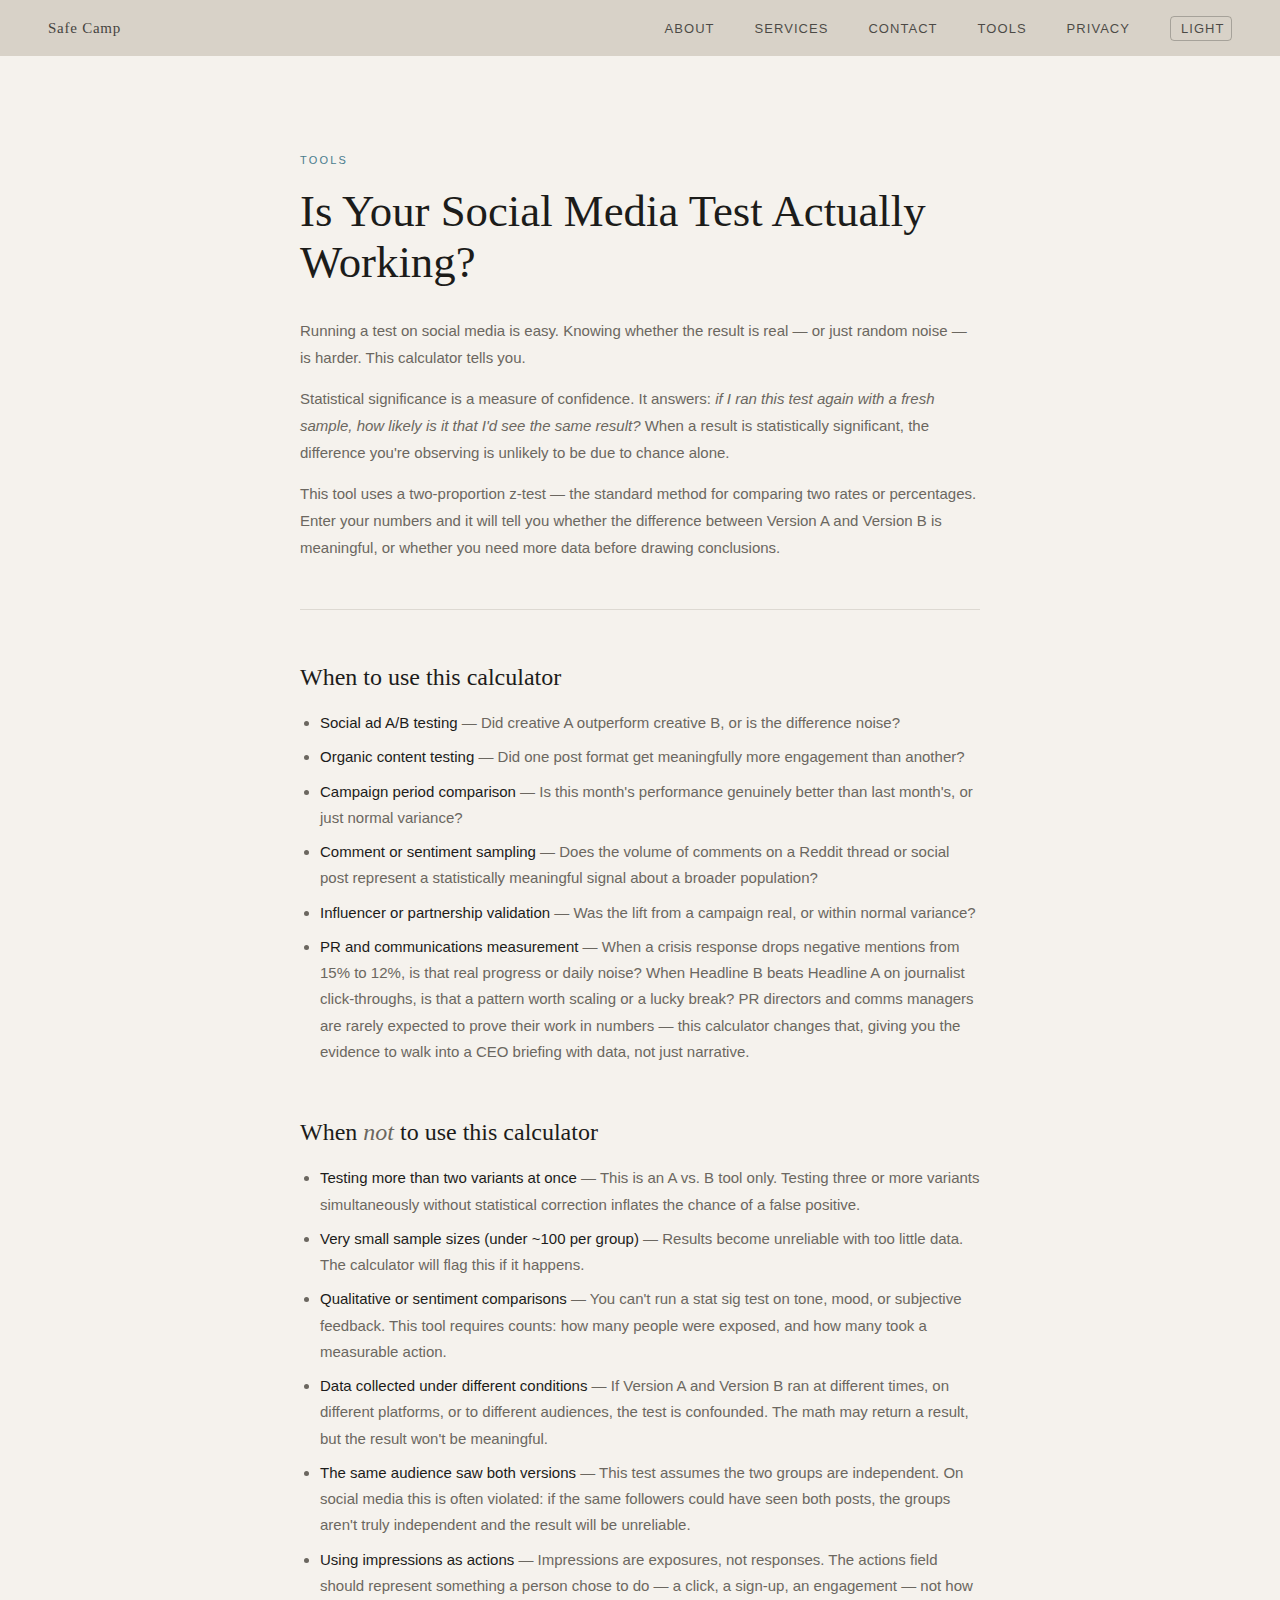
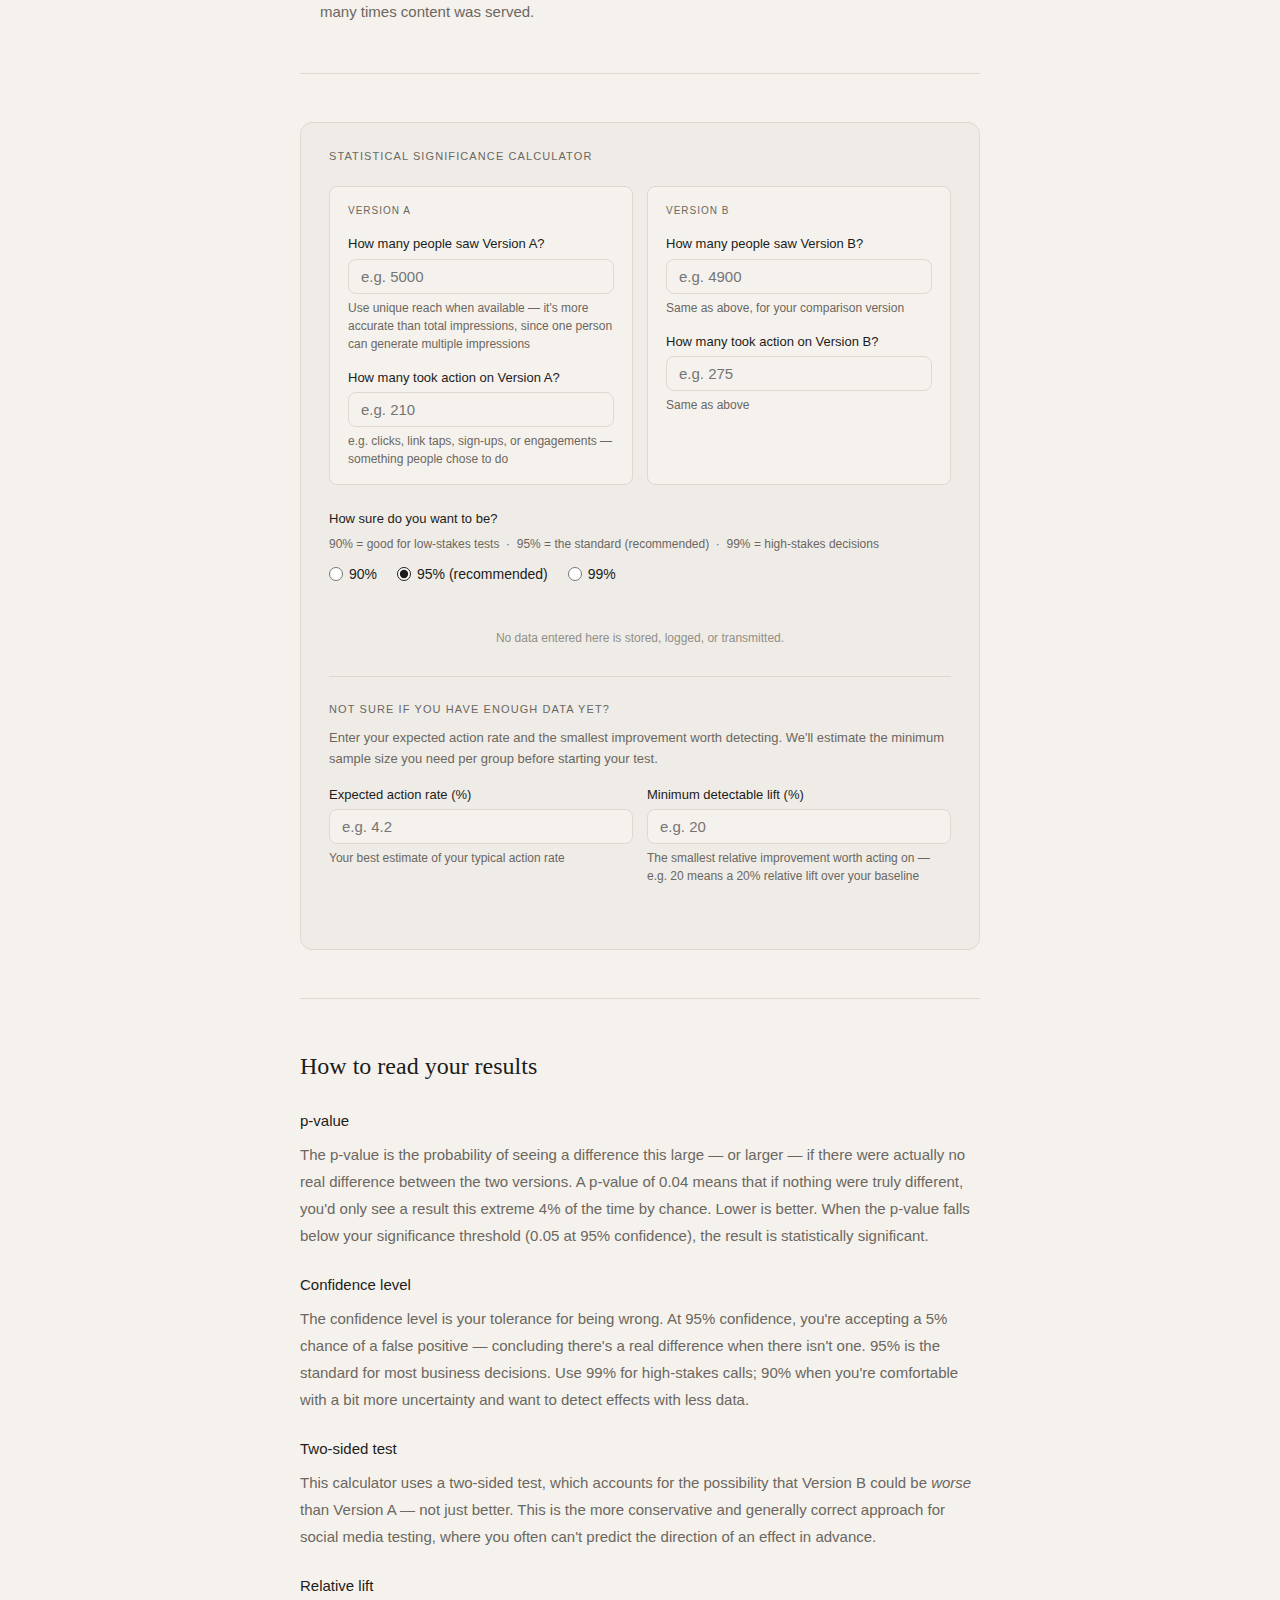
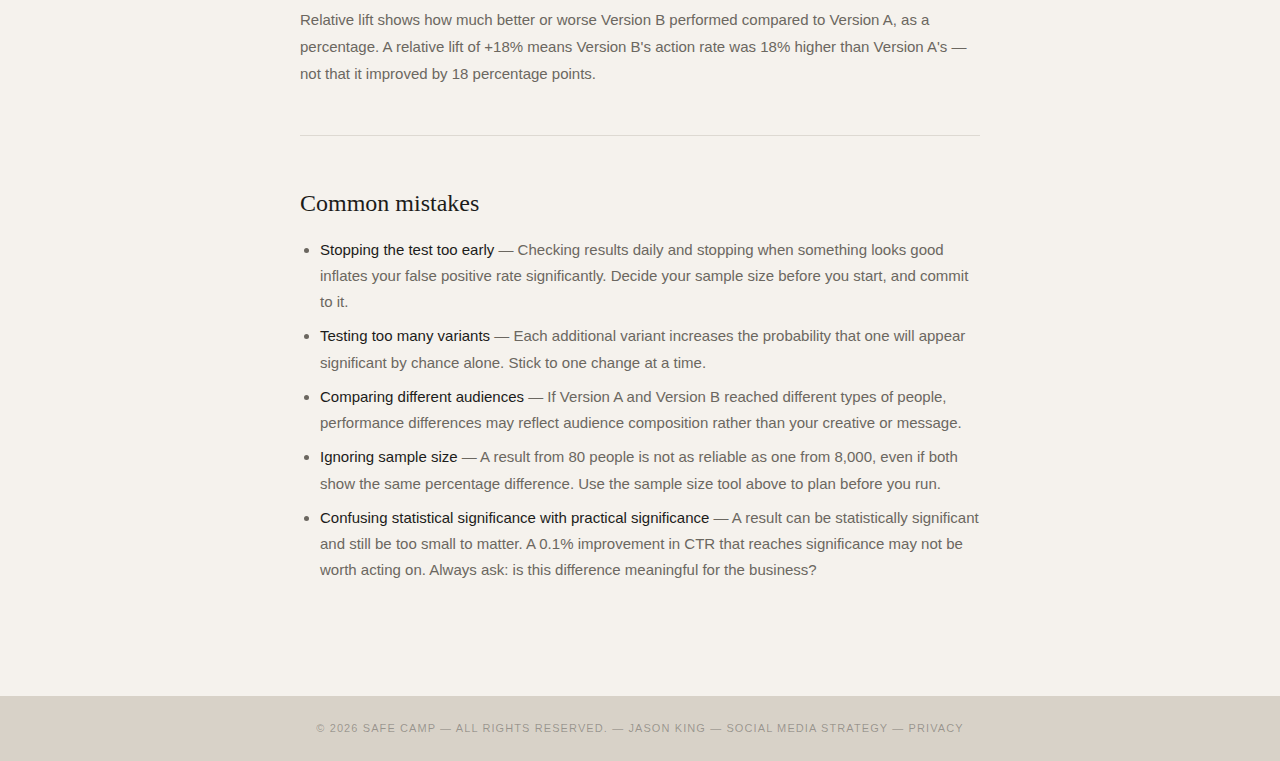
<file: tools/statistical-significance-calculator.html>
<!DOCTYPE html>
<html lang="en"><head>
<meta charset="UTF-8">
<meta name="viewport" content="width=device-width, initial-scale=1.0">
<meta name="referrer" content="strict-origin-when-cross-origin">
<meta name="description" content="Free statistical significance calculator for social media managers. Test whether your A/B test, ad experiment, or campaign results are real — or just random chance.">
<meta property="og:title" content="Statistical Significance Calculator — Safe Camp">
<meta property="og:description" content="Free calculator for social media managers. Test whether your A/B test, ad experiment, or campaign results are real — or just random chance. Includes a sample size estimator.">
<meta property="og:image" content="https://jason-kingx.github.io/safe-camp/images/og-image.png">
<meta property="og:image:width" content="1200">
<meta property="og:image:height" content="630">
<meta property="og:image:alt" content="Safe Camp — Statistical Significance Calculator for social media managers">
<meta property="og:url" content="https://jason-kingx.github.io/safe-camp/tools/statistical-significance-calculator.html">
<meta property="og:type" content="website">
<meta property="og:site_name" content="Safe Camp">
<meta name="twitter:card" content="summary_large_image">
<meta name="twitter:title" content="Statistical Significance Calculator — Safe Camp">
<meta name="twitter:description" content="Test whether your A/B test or campaign results are real or just random chance. Free tool with sample size estimator.">
<meta name="twitter:image" content="https://jason-kingx.github.io/safe-camp/images/og-image.png">
<meta http-equiv="Content-Security-Policy" content="default-src 'self'; style-src 'self' 'unsafe-inline' https://fonts.googleapis.com; font-src https://fonts.gstatic.com; script-src 'self' 'unsafe-inline'; img-src 'self' data:;">
<link rel="canonical" href="https://jason-kingx.github.io/safe-camp/tools/statistical-significance-calculator.html">
<title>Statistical Significance Calculator — Safe Camp</title>
<link rel="preconnect" href="https://fonts.googleapis.com">
<link rel="preconnect" href="https://fonts.gstatic.com" crossorigin>
<link href="https://fonts.googleapis.com/css2?family=EB+Garamond:ital,wght@0,400;1,400&family=DM+Sans:wght@300;400;500&display=swap" rel="stylesheet">
<link rel="icon" href="../favicon-black.svg" media="(prefers-color-scheme: light)">
<link rel="icon" href="../favicon-white.svg" media="(prefers-color-scheme: dark)">
<link rel="stylesheet" href="../css/styles.css">
<style>

/* ── Page layout ─────────────────────────────────────────────── */
.page-outer {
  width: 100%;
  padding: 96px 48px;
}

.page-inner {
  max-width: 680px;
  margin: 0 auto;
}

.page-inner h1 {
  font-family: 'EB Garamond', serif;
  font-size: clamp(1.8rem, 4vw, 2.8rem);
  font-weight: 400;
  line-height: 1.15;
  margin-bottom: 28px;
}

.page-inner h2 {
  font-family: 'EB Garamond', serif;
  font-size: 1.5rem;
  font-weight: 400;
  color: var(--ink);
  margin-top: 48px;
  margin-bottom: 14px;
}

/* ── Prose: scoped to .page-prose only ──────────────────────── */
/* This prevents the prose rules from bleeding into .tool-card  */
.page-prose h3 {
  font-size: 15px;
  font-weight: 500;
  color: var(--ink);
  margin-top: 24px;
  margin-bottom: 8px;
}

.page-prose p {
  font-size: 15px;
  color: var(--mid);
  line-height: 1.8;
  margin-bottom: 14px;
}

.page-prose ul,
.page-prose ol {
  padding-left: 20px;
  margin-bottom: 16px;
}

.page-prose li {
  font-size: 15px;
  color: var(--mid);
  line-height: 1.75;
  margin-bottom: 8px;
}

.page-prose li strong { color: var(--ink); }
.page-prose em       { color: var(--mid); }

.page-divider {
  height: 1px;
  background: var(--line);
  margin: 48px 0;
  border: none;
}

/* ── Tool card ───────────────────────────────────────────────── */
.tool-card {
  background: var(--surface, rgba(128,128,128,0.05));
  border: 1px solid var(--line);
  border-radius: 12px;
  padding: 28px;
  margin: 40px 0;
}

.tool-eyebrow {
  font-size: 11px;
  font-weight: 400;
  text-transform: uppercase;
  letter-spacing: 0.1em;
  color: var(--mid);
  margin: 0 0 24px;
  line-height: 1;
}

/* ── Version grid ────────────────────────────────────────────── */
.version-grid {
  display: grid;
  grid-template-columns: 1fr 1fr;
  gap: 14px;
  margin-bottom: 24px;
}

.version-card {
  border: 1px solid var(--line);
  border-radius: 8px;
  padding: 16px 18px;
  background: var(--bg, #fff);
}

[data-theme="dark"] .version-card {
  background: rgba(255,255,255,0.03);
}

.version-tag {
  font-size: 10px;
  font-weight: 400;
  text-transform: uppercase;
  letter-spacing: 0.1em;
  color: var(--mid);
  margin: 0 0 16px;
}

/* ── Fields ──────────────────────────────────────────────────── */
.field {
  display: flex;
  flex-direction: column;
  margin-bottom: 16px;
}
.field:last-child { margin-bottom: 0; }

.field label {
  font-size: 13px;
  font-weight: 500;
  color: var(--ink);
  margin-bottom: 5px;
  line-height: 1.4;
}

.field input[type="number"] {
  font-family: 'DM Sans', sans-serif;
  font-size: 15px;
  background: var(--bg, #fff);
  color: var(--ink);
  border: 1.5px solid var(--line);
  border-radius: 8px;
  padding: 8px 12px;
  outline: none;
  transition: border-color 0.15s;
  -moz-appearance: textfield;
  width: 100%;
}
[data-theme="dark"] .field input[type="number"] {
  background: rgba(255,255,255,0.04);
}
.field input[type="number"]::-webkit-inner-spin-button,
.field input[type="number"]::-webkit-outer-spin-button { -webkit-appearance: none; }
.field input[type="number"]:focus  { border-color: var(--ink); }
.field input[type="number"].is-error { border-color: var(--error, #dc2626); }

.field-helper {
  font-size: 12px;
  color: var(--mid);
  margin-top: 5px;
  line-height: 1.5;
}

.field-error {
  font-size: 12px;
  color: var(--error, #dc2626);
  margin-top: 4px;
  line-height: 1.4;
  display: none;
}
.field-error.show { display: block; }

/* ── Confidence ──────────────────────────────────────────────── */
.confidence-block { margin-bottom: 24px; }

.conf-label {
  font-size: 13px;
  font-weight: 500;
  color: var(--ink);
  margin: 0 0 5px;
}

.conf-helper {
  font-size: 12px;
  color: var(--mid);
  margin: 0 0 10px;
  line-height: 1.5;
}

.radio-row {
  display: flex;
  gap: 20px;
}

.radio-opt {
  display: flex;
  align-items: center;
  gap: 6px;
  cursor: pointer;
}

.radio-opt input[type="radio"] {
  accent-color: var(--ink);
  width: 14px;
  height: 14px;
  cursor: pointer;
}

.radio-opt span {
  font-size: 14px;
  color: var(--ink);
}

/* ── Result zone ─────────────────────────────────────────────── */
.result-zone { min-height: 4px; }

.result-card {
  border-radius: 8px;
  border: 1.5px solid;
  padding: 16px 20px;
  margin-bottom: 4px;
}

.result-card.sig {
  background: color-mix(in srgb, #16a34a 8%, transparent);
  border-color: color-mix(in srgb, #16a34a 30%, transparent);
}
.result-card.sig .result-headline { color: #15803d; }
[data-theme="dark"] .result-card.sig .result-headline { color: #4ade80; }

.result-card.nosig {
  background: color-mix(in srgb, #dc2626 8%, transparent);
  border-color: color-mix(in srgb, #dc2626 25%, transparent);
}
.result-card.nosig .result-headline { color: #b91c1c; }
[data-theme="dark"] .result-card.nosig .result-headline { color: #f87171; }

.result-card.close {
  background: color-mix(in srgb, #d97706 8%, transparent);
  border-color: color-mix(in srgb, #d97706 30%, transparent);
}
.result-card.close .result-headline { color: #92400e; }
[data-theme="dark"] .result-card.close .result-headline { color: #fbbf24; }

.result-headline {
  font-size: 15px;
  font-weight: 600;
  color: inherit;
  margin: 0 0 8px;
  line-height: 1.3;
}

.result-desc {
  font-size: 14px;
  color: var(--ink);
  line-height: 1.65;
  margin: 0 0 10px;
}

.result-action {
  font-size: 14px;
  color: var(--ink);
  line-height: 1.65;
  margin: 0;
}

.stats-row {
  display: grid;
  grid-template-columns: repeat(3, 1fr);
  gap: 10px;
  margin-top: 16px;
  padding-top: 16px;
  border-top: 1px solid var(--line);
}

.stat { display: flex; flex-direction: column; }

.stat-lbl {
  font-size: 10px;
  text-transform: uppercase;
  letter-spacing: 0.07em;
  color: var(--mid);
  margin-bottom: 2px;
}

.stat-val {
  font-size: 14px;
  font-weight: 500;
  color: var(--ink);
}

.stat-val.small {
  font-size: 12px;
  font-weight: 400;
}

details.zscore-detail { margin-top: 12px; }

details.zscore-detail summary {
  font-size: 12px;
  color: var(--mid);
  cursor: pointer;
  list-style: none;
  display: inline-flex;
  align-items: center;
  gap: 5px;
  user-select: none;
}
details.zscore-detail summary::-webkit-details-marker { display: none; }
details.zscore-detail summary::before {
  content: "▸";
  font-size: 9px;
  display: inline-block;
  transition: transform 0.15s;
}
details.zscore-detail[open] summary::before { transform: rotate(90deg); }

.zscore-body {
  font-size: 13px;
  color: var(--mid);
  margin-top: 6px;
  line-height: 1.5;
}

/* Low data warning */
.low-data {
  display: flex;
  gap: 8px;
  align-items: flex-start;
  background: color-mix(in srgb, #ea580c 8%, transparent);
  border: 1px solid color-mix(in srgb, #ea580c 25%, transparent);
  border-radius: 6px;
  padding: 10px 14px;
  margin-bottom: 12px;
  font-size: 13px;
  color: var(--mid);
  line-height: 1.5;
}
.low-data-icon { flex-shrink: 0; }

/* Privacy note */
.privacy-note {
  font-size: 12px;
  color: var(--mid);
  text-align: center;
  margin: 16px 0 0;
  opacity: 0.7;
}

/* ── Sample size section ─────────────────────────────────────── */
.ss-section {
  margin-top: 28px;
  padding-top: 24px;
  border-top: 1px solid var(--line);
}

.ss-eyebrow {
  font-size: 11px;
  text-transform: uppercase;
  letter-spacing: 0.1em;
  color: var(--mid);
  margin: 0 0 8px;
}

.ss-intro {
  font-size: 13px;
  color: var(--mid);
  line-height: 1.65;
  margin: 0 0 16px;
}

.ss-grid {
  display: grid;
  grid-template-columns: 1fr 1fr;
  gap: 14px;
  margin-bottom: 14px;
}

.ss-result {
  font-size: 14px;
  color: var(--ink);
  line-height: 1.65;
  min-height: 22px;
}

@media (max-width: 540px) {
  .page-outer { padding: 64px 24px; }
  .version-grid { grid-template-columns: 1fr; }
  .ss-grid { grid-template-columns: 1fr; }
  .stats-row { grid-template-columns: repeat(2, 1fr); }
}
</style>
</head>
<body>

<noscript><p style="position:fixed;bottom:0;left:0;right:0;background:var(--nav-bg);color:var(--ink);text-align:center;padding:12px 24px;font-size:13px;letter-spacing:0.06em;z-index:999;margin:0;">JavaScript is disabled in your browser. Some features on this site require JavaScript to function.</p></noscript>

<nav role="navigation" aria-label="Main navigation">
  <a href="../index.html" class="nav-brand" style="text-decoration:none;">Safe Camp</a>
  <ul class="nav-links" id="navLinks">
    <li><a href="../index.html#about">About</a></li>
    <li><a href="../index.html#services">Services</a></li>
    <li><a href="../index.html#contact">Contact</a></li>
    <li><a href="../tools.html">Tools</a></li>
    <li><a href="../privacy.html">Privacy</a></li>
    <li><button class="theme-toggle" id="themeToggle" aria-label="Toggle light/dark mode"><span class="toggle-label">Light</span></button></li>
  </ul>
  <button class="hamburger" id="hamburger" aria-label="Toggle menu" aria-expanded="false">
    <span></span><span></span><span></span>
  </button>
</nav>

<main>
  <div class="page-outer">
    <div class="page-inner">

      <p class="section-eyebrow" aria-hidden="true">Tools</p>
      <h1>Is Your Social Media Test Actually Working?</h1>

      <!-- Prose wrapper: scoped styles only apply inside here -->
      <div class="page-prose">

        <p>Running a test on social media is easy. Knowing whether the result is real — or just random noise — is harder. This calculator tells you.</p>

        <p>Statistical significance is a measure of confidence. It answers: <em>if I ran this test again with a fresh sample, how likely is it that I'd see the same result?</em> When a result is statistically significant, the difference you're observing is unlikely to be due to chance alone.</p>

        <p>This tool uses a two-proportion z-test — the standard method for comparing two rates or percentages. Enter your numbers and it will tell you whether the difference between Version A and Version B is meaningful, or whether you need more data before drawing conclusions.</p>

      </div>

      <hr class="page-divider">

      <div class="page-prose">
        <h2>When to use this calculator</h2>
        <ul>
          <li><strong>Social ad A/B testing</strong> — Did creative A outperform creative B, or is the difference noise?</li>
          <li><strong>Organic content testing</strong> — Did one post format get meaningfully more engagement than another?</li>
          <li><strong>Campaign period comparison</strong> — Is this month's performance genuinely better than last month's, or just normal variance?</li>
          <li><strong>Comment or sentiment sampling</strong> — Does the volume of comments on a Reddit thread or social post represent a statistically meaningful signal about a broader population?</li>
          <li><strong>Influencer or partnership validation</strong> — Was the lift from a campaign real, or within normal variance?</li>
          <li><strong>PR and communications measurement</strong> — When a crisis response drops negative mentions from 15% to 12%, is that real progress or daily noise? When Headline B beats Headline A on journalist click-throughs, is that a pattern worth scaling or a lucky break? PR directors and comms managers are rarely expected to prove their work in numbers — this calculator changes that, giving you the evidence to walk into a CEO briefing with data, not just narrative.</li>
        </ul>

        <h2>When <em>not</em> to use this calculator</h2>
        <ul>
          <li><strong>Testing more than two variants at once</strong> — This is an A vs. B tool only. Testing three or more variants simultaneously without statistical correction inflates the chance of a false positive.</li>
          <li><strong>Very small sample sizes (under ~100 per group)</strong> — Results become unreliable with too little data. The calculator will flag this if it happens.</li>
          <li><strong>Qualitative or sentiment comparisons</strong> — You can't run a stat sig test on tone, mood, or subjective feedback. This tool requires counts: how many people were exposed, and how many took a measurable action.</li>
          <li><strong>Data collected under different conditions</strong> — If Version A and Version B ran at different times, on different platforms, or to different audiences, the test is confounded. The math may return a result, but the result won't be meaningful.</li>
          <li><strong>The same audience saw both versions</strong> — This test assumes the two groups are independent. On social media this is often violated: if the same followers could have seen both posts, the groups aren't truly independent and the result will be unreliable.</li>
          <li><strong>Using impressions as actions</strong> — Impressions are exposures, not responses. The actions field should represent something a person chose to do — a click, a sign-up, an engagement — not how many times content was served.</li>
        </ul>
      </div>

      <hr class="page-divider">

      <!-- ════════════════════════════════════════════════════ -->
      <!--  CALCULATOR                                         -->
      <!-- ════════════════════════════════════════════════════ -->
      <div class="tool-card" role="region" aria-label="Statistical Significance Calculator">

        <p class="tool-eyebrow">Statistical Significance Calculator</p>

        <div class="version-grid">

          <div class="version-card">
            <p class="version-tag">Version A</p>

            <div class="field">
              <label for="reach-a">How many people saw Version A?</label>
              <input type="number" id="reach-a" min="1" step="1" placeholder="e.g. 5000" autocomplete="off">
              <span class="field-helper">Use unique reach when available — it's more accurate than total impressions, since one person can generate multiple impressions</span>
              <span class="field-error" id="err-reach-a"></span>
            </div>

            <div class="field">
              <label for="actions-a">How many took action on Version A?</label>
              <input type="number" id="actions-a" min="0" step="1" placeholder="e.g. 210" autocomplete="off">
              <span class="field-helper">e.g. clicks, link taps, sign-ups, or engagements — something people chose to do</span>
              <span class="field-error" id="err-actions-a"></span>
            </div>
          </div>

          <div class="version-card">
            <p class="version-tag">Version B</p>

            <div class="field">
              <label for="reach-b">How many people saw Version B?</label>
              <input type="number" id="reach-b" min="1" step="1" placeholder="e.g. 4900" autocomplete="off">
              <span class="field-helper">Same as above, for your comparison version</span>
              <span class="field-error" id="err-reach-b"></span>
            </div>

            <div class="field">
              <label for="actions-b">How many took action on Version B?</label>
              <input type="number" id="actions-b" min="0" step="1" placeholder="e.g. 275" autocomplete="off">
              <span class="field-helper">Same as above</span>
              <span class="field-error" id="err-actions-b"></span>
            </div>
          </div>

        </div><!-- /version-grid -->

        <div class="confidence-block">
          <p class="conf-label">How sure do you want to be?</p>
          <p class="conf-helper">90% = good for low-stakes tests &nbsp;·&nbsp; 95% = the standard (recommended) &nbsp;·&nbsp; 99% = high-stakes decisions</p>
          <div class="radio-row" role="radiogroup" aria-label="Confidence level">
            <label class="radio-opt"><input type="radio" name="conf" value="0.90"> <span>90%</span></label>
            <label class="radio-opt"><input type="radio" name="conf" value="0.95" checked> <span>95% (recommended)</span></label>
            <label class="radio-opt"><input type="radio" name="conf" value="0.99"> <span>99%</span></label>
          </div>
        </div>

        <div class="result-zone" id="result-zone" aria-live="polite"></div>

        <p class="privacy-note">No data entered here is stored, logged, or transmitted.</p>

        <div class="ss-section">
          <p class="ss-eyebrow">Not sure if you have enough data yet?</p>
          <p class="ss-intro">Enter your expected action rate and the smallest improvement worth detecting. We'll estimate the minimum sample size you need per group before starting your test.</p>

          <div class="ss-grid">
            <div class="field">
              <label for="ss-rate">Expected action rate (%)</label>
              <input type="number" id="ss-rate" min="0.1" max="99.9" step="0.1" placeholder="e.g. 4.2" autocomplete="off">
              <span class="field-helper">Your best estimate of your typical action rate</span>
            </div>
            <div class="field">
              <label for="ss-lift">Minimum detectable lift (%)</label>
              <input type="number" id="ss-lift" min="1" max="500" step="1" placeholder="e.g. 20" autocomplete="off">
              <span class="field-helper">The smallest relative improvement worth acting on — e.g. 20 means a 20% relative lift over your baseline</span>
            </div>
          </div>

          <div class="ss-result" id="ss-result" aria-live="polite"></div>
        </div>

      </div><!-- /tool-card -->

      <hr class="page-divider">

      <div class="page-prose">

        <h2>How to read your results</h2>

        <h3>p-value</h3>
        <p>The p-value is the probability of seeing a difference this large — or larger — if there were actually no real difference between the two versions. A p-value of 0.04 means that if nothing were truly different, you'd only see a result this extreme 4% of the time by chance. Lower is better. When the p-value falls below your significance threshold (0.05 at 95% confidence), the result is statistically significant.</p>

        <h3>Confidence level</h3>
        <p>The confidence level is your tolerance for being wrong. At 95% confidence, you're accepting a 5% chance of a false positive — concluding there's a real difference when there isn't one. 95% is the standard for most business decisions. Use 99% for high-stakes calls; 90% when you're comfortable with a bit more uncertainty and want to detect effects with less data.</p>

        <h3>Two-sided test</h3>
        <p>This calculator uses a two-sided test, which accounts for the possibility that Version B could be <em>worse</em> than Version A — not just better. This is the more conservative and generally correct approach for social media testing, where you often can't predict the direction of an effect in advance.</p>

        <h3>Relative lift</h3>
        <p>Relative lift shows how much better or worse Version B performed compared to Version A, as a percentage. A relative lift of +18% means Version B's action rate was 18% higher than Version A's — not that it improved by 18 percentage points.</p>

        <hr class="page-divider">

        <h2>Common mistakes</h2>
        <ul>
          <li><strong>Stopping the test too early</strong> — Checking results daily and stopping when something looks good inflates your false positive rate significantly. Decide your sample size before you start, and commit to it.</li>
          <li><strong>Testing too many variants</strong> — Each additional variant increases the probability that one will appear significant by chance alone. Stick to one change at a time.</li>
          <li><strong>Comparing different audiences</strong> — If Version A and Version B reached different types of people, performance differences may reflect audience composition rather than your creative or message.</li>
          <li><strong>Ignoring sample size</strong> — A result from 80 people is not as reliable as one from 8,000, even if both show the same percentage difference. Use the sample size tool above to plan before you run.</li>
          <li><strong>Confusing statistical significance with practical significance</strong> — A result can be statistically significant and still be too small to matter. A 0.1% improvement in CTR that reaches significance may not be worth acting on. Always ask: is this difference meaningful for the business?</li>
        </ul>

      </div><!-- /page-prose -->

    </div><!-- /page-inner -->
  </div><!-- /page-outer -->
</main>

<footer>&copy; 2026 Safe Camp &mdash; All rights reserved. &mdash; Jason King &mdash; Social Media Strategy &mdash; <a href="../privacy.html" class="footer-link" style="color:inherit;text-decoration:none;">Privacy</a></footer>

<script>
// ── Theme ────────────────────────────────────────────────────
(function(){
  var html  = document.documentElement;
  var saved = localStorage.getItem('theme');
  if (saved === 'dark') {
    html.setAttribute('data-theme','dark');
  } else if (saved === 'light') {
    html.removeAttribute('data-theme');
  } else if (window.matchMedia('(prefers-color-scheme: dark)').matches) {
    html.setAttribute('data-theme','dark');
  }
  window.addEventListener('DOMContentLoaded', function(){
    var btn   = document.getElementById('themeToggle');
    var label = btn.querySelector('.toggle-label');
    function updateLabel(){
      label.textContent = html.getAttribute('data-theme') === 'dark' ? 'Dark' : 'Light';
    }
    updateLabel();
    btn.addEventListener('click', function(){
      var isDark = html.getAttribute('data-theme') === 'dark';
      if (isDark){ html.removeAttribute('data-theme'); localStorage.setItem('theme','light'); }
      else       { html.setAttribute('data-theme','dark'); localStorage.setItem('theme','dark'); }
      updateLabel();
    });
  });
})();

// ── Hamburger ────────────────────────────────────────────────
(function(){
  window.addEventListener('DOMContentLoaded', function(){
    var btn = document.getElementById('hamburger');
    var nav = document.getElementById('navLinks');
    btn.addEventListener('click', function(){
      var open = nav.classList.toggle('nav-open');
      btn.classList.toggle('is-open', open);
      btn.setAttribute('aria-expanded', String(open));
    });
    nav.querySelectorAll('a').forEach(function(a){
      a.addEventListener('click', function(){
        nav.classList.remove('nav-open');
        btn.classList.remove('is-open');
        btn.setAttribute('aria-expanded','false');
      });
    });
  });
})();

// ── Math ─────────────────────────────────────────────────────
function erf(x) {
  var sign = x >= 0 ? 1 : -1;
  x = Math.abs(x);
  var t = 1.0 / (1.0 + 0.3275911 * x);
  var y = 1.0 - (((((1.061405429*t - 1.453152027)*t) + 1.421413741)*t - 0.284496736)*t + 0.254829592)*t * Math.exp(-x*x);
  return sign * y;
}
function normalCDF(z) { return 0.5 * (1 + erf(z / Math.SQRT2)); }
function zCrit(c) { return c === 0.90 ? 1.6449 : c === 0.99 ? 2.5758 : 1.9600; }
function pct(r)     { return (r * 100).toFixed(2) + '%'; }
function liftStr(l) { return (l >= 0 ? '+' : '') + l.toFixed(1) + '%'; }

// ── Helpers ──────────────────────────────────────────────────
function el(id)  { return document.getElementById(id); }
function val(id) { return el(id).value.trim(); }

function setErr(fid, msg) {
  var inp = el(fid), err = el('err-' + fid);
  if (msg) { inp.classList.add('is-error'); err.textContent = msg; err.classList.add('show'); }
  else     { inp.classList.remove('is-error'); err.textContent = ''; err.classList.remove('show'); }
}
function clearErrs() {
  ['reach-a','actions-a','reach-b','actions-b'].forEach(function(id){ setErr(id, null); });
}
function parseWhole(s) {
  if (s === '') return null;
  var n = Number(s);
  return isFinite(n) ? Math.round(n) : NaN;
}
function getConf() {
  var r = document.querySelector('input[name="conf"]:checked');
  return r ? parseFloat(r.value) : 0.95;
}

// ── Main calculator ──────────────────────────────────────────
function calc() {
  clearErrs();
  var rA = parseWhole(val('reach-a')),   xA = parseWhole(val('actions-a'));
  var rB = parseWhole(val('reach-b')),   xB = parseWhole(val('actions-b'));
  var bad = false;

  if (val('reach-a')   !== '' && (isNaN(rA) || rA <= 0)) { setErr('reach-a',   'Enter a positive whole number — e.g. 5000'); bad = true; }
  if (val('actions-a') !== '' && (isNaN(xA) || xA <  0)) { setErr('actions-a', 'Enter 0 or a positive whole number');        bad = true; }
  if (val('reach-b')   !== '' && (isNaN(rB) || rB <= 0)) { setErr('reach-b',   'Enter a positive whole number — e.g. 4900'); bad = true; }
  if (val('actions-b') !== '' && (isNaN(xB) || xB <  0)) { setErr('actions-b', 'Enter 0 or a positive whole number');        bad = true; }
  if (!isNaN(rA) && rA > 0 && !isNaN(xA) && xA > rA) { setErr('actions-a', "Actions can't exceed reach — check your numbers"); bad = true; }
  if (!isNaN(rB) && rB > 0 && !isNaN(xB) && xB > rB) { setErr('actions-b', "Actions can't exceed reach — check your numbers"); bad = true; }

  var zone     = el('result-zone');
  var allFilled = val('reach-a') !== '' && val('actions-a') !== '' &&
                  val('reach-b') !== '' && val('actions-b') !== '';

  if (!allFilled || bad ||
      rA === null || xA === null || rB === null || xB === null ||
      isNaN(rA) || isNaN(xA) || isNaN(rB) || isNaN(xB)) {
    zone.innerHTML = '';
    return;
  }

  // Two-proportion z-test, two-sided
  var pA    = xA / rA, pB = xB / rB;
  var pPool = (xA + xB) / (rA + rB);
  var se    = Math.sqrt(pPool * (1 - pPool) * (1/rA + 1/rB));

  if (se === 0) {
    zone.innerHTML = '<p class="result-same">Both versions have the same action rate — there\'s no difference to test.</p>';
    return;
  }

  var conf  = getConf();
  var z     = (pB - pA) / se;
  var pVal  = 2 * (1 - normalCDF(Math.abs(z)));
  var alpha = 1 - conf;
  var lift  = pA > 0 ? ((pB - pA) / pA) * 100 : null;

  var isSig    = pVal < alpha;
  var isBorder = !isSig && pVal < alpha * 2;

  var lowData = (rA < 100 || rB < 100)
    ? '<div class="low-data"><span class="low-data-icon">⚠</span><span>Small sample size — fewer than 100 in at least one group. Results are less reliable; treat this finding with extra caution and consider collecting more data.</span></div>'
    : '';

  var cls, icon, head, desc, action;

  if (isSig) {
    cls  = 'sig';  icon = '✓';
    head = 'Statistically significant at ' + Math.round(conf*100) + '% confidence';
    if (lift !== null) {
      var dir   = lift > 0 ? 'higher' : (lift < 0 ? 'lower' : 'the same as');
      var which = lift > 0 ? 'B' : (lift < 0 ? 'A' : null);
      desc   = 'Version B\'s action rate (' + pct(pB) + ') was '
             + (lift !== 0 ? Math.abs(lift).toFixed(1) + '% ' + dir + ' than ' : dir + ' ')
             + 'Version A\'s (' + pct(pA) + '). At ' + Math.round(conf*100) + '% confidence, this difference is real — not random chance.';
      action = which
        ? 'You have enough evidence to act. Version ' + which + ' is the stronger performer.'
        : 'You have enough evidence to act on this result.';
    } else {
      desc   = 'The difference between these two rates is statistically significant at ' + Math.round(conf*100) + '% confidence.';
      action = 'You have enough evidence to act on this result.';
    }
  } else if (isBorder) {
    cls    = 'close'; icon = '~';
    head   = 'Close — but not conclusive yet';
    desc   = 'You\'re approaching significance at ' + Math.round(conf*100) + '% confidence, but the difference could still be due to chance.';
    action = 'Extend the test or increase your sample size before acting on this result. Use the sample size tool below to see how much more data you need.';
  } else {
    cls    = 'nosig'; icon = '✗';
    head   = 'Not significant yet — more data needed';
    // FIX: lift > 0 = better, lift < 0 = worse, lift === 0 = same
    var trend = lift === null ? 'differs'
              : lift > 0     ? 'looks better'
              : lift < 0     ? 'looks worse'
              : 'shows the same rate';
    desc   = 'Version B ' + trend + ', but with your current sample sizes this difference could still be random chance.';
    action = 'Keep running. Use the sample size tool below to estimate how much more data you need before drawing a conclusion.';
  }

  var pDisp = pVal < 0.001 ? '< 0.001' : pVal.toFixed(3);
  // Tightened p-value plain-language: statistically accurate but still readable
  var pNote = pVal < 0.001
    ? 'If there were no real difference, a result this large would occur less than 0.1% of the time'
    : 'If there were no real difference, a result this large would occur ' + (pVal * 100).toFixed(1) + '% of the time';
  var lDisp = lift !== null ? liftStr(lift) : '—';

  zone.innerHTML = lowData +
    '<div class="result-card ' + cls + '" role="status">' +
      '<p class="result-headline">' + icon + ' ' + head + '</p>' +
      '<p class="result-desc">' + desc + '</p>' +
      '<p class="result-action"><strong>What to do:</strong> ' + action + '</p>' +
      '<div class="stats-row">' +
        '<div class="stat"><span class="stat-lbl">Version A rate</span><span class="stat-val">' + pct(pA) + '</span></div>' +
        '<div class="stat"><span class="stat-lbl">Version B rate</span><span class="stat-val">' + pct(pB) + '</span></div>' +
        '<div class="stat"><span class="stat-lbl">Relative lift</span><span class="stat-val">' + lDisp + '</span></div>' +
        '<div class="stat"><span class="stat-lbl">p-value</span><span class="stat-val">' + pDisp + '</span></div>' +
        '<div class="stat" style="grid-column:span 2"><span class="stat-lbl">What that means</span><span class="stat-val small">' + pNote + '</span></div>' +
      '</div>' +
      '<details class="zscore-detail"><summary>z-score (advanced)</summary>' +
        '<p class="zscore-body">z = ' + z.toFixed(3) + ' — measures how many standard errors the observed difference is from zero. The further from zero, the less likely the result is due to chance.</p>' +
      '</details>' +
    '</div>';
}

['reach-a','actions-a','reach-b','actions-b'].forEach(function(id){
  el(id).addEventListener('input', calc);
  el(id).addEventListener('blur',  calc);
});
document.querySelectorAll('input[name="conf"]').forEach(function(r){ r.addEventListener('change', calc); });

// ── Sample size calculator ────────────────────────────────────
function calcSS() {
  var rv = parseFloat(el('ss-rate').value);
  var lv = parseFloat(el('ss-lift').value);
  var c  = getConf();
  var out = el('ss-result');

  if (!isFinite(rv) || !isFinite(lv) || rv <= 0 || rv >= 100 || lv <= 0) { out.innerHTML = ''; return; }

  var p1 = rv / 100, p2 = p1 * (1 + lv / 100);
  if (p2 >= 1) { out.innerHTML = '<span style="color:var(--mid);font-size:13px;">The expected lift would produce an action rate over 100% — adjust your inputs.</span>'; return; }

  var zA = zCrit(c), zB = 0.8416; // 80% power
  var pBar = (p1 + p2) / 2, diff = p2 - p1;
  var n = Math.ceil(Math.pow(zA * Math.sqrt(2*pBar*(1-pBar)) + zB * Math.sqrt(p1*(1-p1)+p2*(1-p2)), 2) / (diff*diff));

  out.innerHTML = 'You need at least <strong>' + n.toLocaleString() + ' people per group</strong> ('
    + (n*2).toLocaleString() + ' total) to detect a ' + lv.toFixed(0) + '% relative lift from a '
    + rv.toFixed(1) + '% baseline at ' + Math.round(c*100) + '% confidence with 80% statistical power.';
}

el('ss-rate').addEventListener('input', calcSS);
el('ss-lift').addEventListener('input', calcSS);
document.querySelectorAll('input[name="conf"]').forEach(function(r){ r.addEventListener('change', calcSS); });
</script>
</body>
</html>
</file>
<file: css/styles.css>
*,*::before,*::after{box-sizing:border-box;margin:0;padding:0;}:root{--bg:#F5F2ED;--ink:#1C1C1A;--mid:#6B6760;--line:#DDD9D2;--nav-bg:#D8D2C8;--nav-text:#1C1C1A;--accent:#4A7C8E;--accent-light:#EAF2F5;--card-bg:#FFFFFF;--hero-bg:#EDE8E0;--footer-bg:#D8D2C8;--on-alt:#1C1C1A;--on-alt-mid:rgba(28,28,26,0.6);--on-alt-faint:rgba(28,28,26,0.35);--on-alt-accent:#4A7C8E;--phil-border:rgba(0,0,0,0.08);}html[data-theme="dark"]{--bg:#1A2830;--ink:#E8F0F4;--mid:rgba(200,220,230,0.65);--line:rgba(255,255,255,0.1);--nav-bg:#2C3E45;--nav-text:#E8E4DC;--accent:#7BBDCF;--accent-light:rgba(74,124,142,0.2);--card-bg:#243540;--hero-bg:#1E2E35;--footer-bg:#141E22;--on-alt:#E8F0F4;--on-alt-mid:rgba(200,220,230,0.65);--on-alt-faint:rgba(200,220,230,0.35);--on-alt-accent:#7BBDCF;--phil-border:rgba(255,255,255,0.08);}*,*::before,*::after{transition:background-color 0.35s ease,color 0.35s ease,border-color 0.35s ease;}html{scroll-behavior:smooth;}body{background:var(--bg);color:var(--ink);font-family:'DM Sans',sans-serif;font-weight:300;line-height:1.6;}nav{position:sticky;top:0;z-index:100;background:var(--nav-bg);display:flex;align-items:center;justify-content:space-between;padding:0 48px;height:56px;}.nav-brand{font-family:'EB Garamond',serif;font-size:15px;color:var(--nav-text);letter-spacing:0.05em;opacity:0.8;}.nav-links{display:flex;gap:40px;list-style:none;}.nav-links a{color:var(--nav-text);text-decoration:none;font-size:13px;letter-spacing:0.08em;text-transform:uppercase;opacity:0.75;transition:opacity 0.2s;}.nav-links a:hover{opacity:1;}.theme-toggle{background:none;border:1px solid var(--on-alt-faint);border-radius:4px;color:var(--nav-text);cursor:pointer;font-family:'DM Sans',sans-serif;font-size:13px;letter-spacing:0.08em;text-transform:uppercase;opacity:0.75;padding:4px 10px;width:62px;text-align:center;transition:opacity 0.2s,border-color 0.2s;}.theme-toggle:hover{opacity:1;border-color:var(--nav-text);}#hero{background:var(--hero-bg);min-height:100vh;display:flex;align-items:center;justify-content:center;position:relative;overflow:hidden;flex-direction:column;text-align:center;padding:80px 40px;max-width:none;width:100%;}.hero-arch{width:min(380px,70vw);height:auto;display:block;margin:0 auto 48px;filter:drop-shadow(0 20px 60px rgba(0,0,0,0.4));}.hero-text{position:relative;z-index:2;}.hero-eyebrow{font-size:11px;letter-spacing:0.25em;text-transform:uppercase;color:var(--on-alt-mid);margin-bottom:16px;}.hero-title{font-family:'EB Garamond',serif;font-size:clamp(2.8rem,7vw,5rem);color:var(--on-alt);line-height:1.05;font-weight:400;}.hero-title em{font-style:italic;color:var(--on-alt-faint);}.hero-sub{margin-top:24px;font-size:15px;color:var(--on-alt-mid);letter-spacing:0.12em;text-transform:uppercase;}.hero-scroll{margin-top:64px;display:flex;flex-direction:column;align-items:center;gap:8px;color:var(--on-alt-faint);font-size:11px;letter-spacing:0.15em;text-transform:uppercase;text-decoration:none;}.hero-scroll::after{content:'';display:block;width:1px;height:40px;background:var(--on-alt-faint);}section{padding:96px 48px;max-width:1100px;margin:0 auto;}.section-eyebrow{font-size:11px;letter-spacing:0.2em;text-transform:uppercase;color:var(--accent);margin-bottom:16px;}.section-title{font-family:'EB Garamond',serif;font-size:clamp(1.8rem,4vw,2.8rem);font-weight:400;line-height:1.15;margin-bottom:40px;}#about-section{position:relative;padding:0;max-width:none;margin:0;min-height:auto;overflow:visible;}.about-text{position:relative;z-index:1;max-width:560px;}.about-text p{color:var(--mid);font-size:15px;line-height:1.8;margin-bottom:16px;}.about-text p strong{color:var(--ink);font-weight:500;}.about-text .section-eyebrow{font-size:11px;color:var(--accent);margin-bottom:16px;}#philosophy{background:var(--bg);padding:0;max-width:100%;}.philosophy-inner{display:grid;grid-template-columns:1fr 1fr;max-width:1100px;margin:0 auto;}.phil-col{padding:80px 60px;}.phil-col:first-child{border-right:none;}.phil-col .col-label{font-size:11px;letter-spacing:0.2em;text-transform:uppercase;color:var(--accent);margin-bottom:16px;}.phil-col h3{font-family:'EB Garamond',serif;font-size:1.6rem;font-weight:400;color:var(--ink);margin-bottom:28px;}.phil-col ul{list-style:none;display:flex;flex-direction:column;gap:12px;}.phil-col ul li{font-size:14px;color:var(--mid);line-height:1.5;}.phil-col ul li::before{display:none;}.phil-col.solution ul li{color:var(--mid);}#services-section{padding:0;max-width:none;margin:0;}.playbook-table{width:100%;border-collapse:collapse;margin-top:8px;font-size:13px;}.playbook-table th{background:var(--nav-bg);color:var(--nav-text);padding:14px 18px;text-align:left;font-weight:500;font-size:12px;letter-spacing:0.06em;}.playbook-table th:first-child{border-radius:4px 0 0 0;}.playbook-table th:last-child{border-radius:0 4px 0 0;}.playbook-table td{padding:12px 18px;border-bottom:1px solid var(--line);color:var(--mid);vertical-align:top;line-height:1.5;}.playbook-table td.col-hover{background:var(--accent-light);color:var(--ink);}#pricing{padding:96px 48px;max-width:1100px;margin:0 auto;}.pricing-grid{display:grid;grid-template-columns:repeat(3,1fr);gap:24px;margin-top:8px;}.pricing-card{background:var(--card-bg);border:1px solid var(--line);border-radius:8px;padding:36px 32px;transition:box-shadow 0.2s,transform 0.2s;display:flex;flex-direction:column;}.pricing-card:hover{box-shadow:0 8px 32px rgba(0,0,0,0.08);transform:translateY(-2px);}.pricing-card .icon{font-size:1.6rem;margin-bottom:16px;display:block;}.pricing-card h3{font-family:'EB Garamond',serif;font-size:1.2rem;font-weight:400;margin-bottom:8px;}.pricing-card .price{font-size:13px;color:var(--accent);font-weight:500;margin-bottom:16px;}.pricing-card p{font-size:14px;color:var(--mid);line-height:1.7;}.pricing-card .cta-link{display:inline-block;margin-top:auto;padding-top:20px;font-size:12px;letter-spacing:0.08em;text-transform:uppercase;color:var(--accent);text-decoration:none;border-bottom:1px solid var(--line);padding-bottom:2px;transition:border-color 0.2s;}.pricing-card .cta-link:hover{border-color:var(--accent);}#partners{padding:96px 48px;max-width:1100px;margin:0 auto;}.partners-table{width:100%;border-collapse:collapse;font-size:13px;margin-top:8px;}.partners-table th{background:var(--nav-bg);color:var(--nav-text);padding:12px 20px;text-align:left;font-weight:500;font-size:12px;letter-spacing:0.06em;}.partners-table th:first-child{border-radius:4px 0 0 0;}.partners-table th:last-child{border-radius:0 4px 0 0;}.partners-table td{padding:10px 20px;border-bottom:1px solid var(--line);color:var(--mid);vertical-align:top;line-height:1.8;}#contact-section{background:var(--bg);padding:0;max-width:100%;}.contact-inner{display:grid;grid-template-columns:1fr 1fr;max-width:1100px;margin:0 auto;align-items:center;min-height:500px;}.contact-text{padding:80px 60px 80px 48px;}.contact-text .section-eyebrow{color:var(--accent);}.contact-text h2{font-family:'EB Garamond',serif;font-size:clamp(1.6rem,3vw,2.4rem);font-weight:400;color:var(--ink);margin-bottom:16px;line-height:1.2;}.contact-text .sub{color:var(--mid);font-size:15px;margin-bottom:40px;line-height:1.7;}.contact-links{display:flex;flex-direction:column;gap:16px;}.contact-link{display:flex;align-items:center;gap:12px;color:var(--ink);text-decoration:none;font-size:14px;opacity:0.8;transition:opacity 0.2s;}.contact-link:hover{opacity:1;}button.cta-link,button.contact-link{background:none;border:none;padding:0;cursor:pointer;font-family:inherit;font-weight:inherit;text-align:left;}button.cta-link{border-bottom:1px solid var(--line);padding-bottom:2px;}button.cta-link:hover{border-color:var(--accent);}.contact-link .arrow{color:var(--accent);font-size:16px;}.contact-illustration{display:flex;align-items:flex-end;justify-content:center;padding:40px;height:100%;}.contact-illustration img{width:100%;max-width:360px;}footer{background:var(--footer-bg);text-align:center;padding:24px;font-size:11px;letter-spacing:0.1em;text-transform:uppercase;color:var(--on-alt-faint);}.full-divider{height:1px;background:var(--line);max-width:1100px;margin:0 auto;}.table-scroll{width:100%;}.pricing-inner{}.partners-inner{}.hamburger{display:none;flex-direction:column;justify-content:center;gap:5px;background:none;border:none;cursor:pointer;padding:6px;width:36px;height:36px;flex-shrink:0;}.hamburger span{display:block;height:2px;width:22px;background:var(--nav-text);border-radius:1px;transition:transform 0.25s ease,opacity 0.25s ease;}.hamburger.is-open span:nth-child(1){transform:translateY(7px) rotate(45deg);}.hamburger.is-open span:nth-child(2){opacity:0;}.hamburger.is-open span:nth-child(3){transform:translateY(-7px) rotate(-45deg);}.logo-dark-mode{display:none;}.logo-light-mode{display:block;}html[data-theme="dark"] .logo-dark-mode{display:block;}html[data-theme="dark"] .logo-light-mode{display:none;}br.mobile-br{display:none;}@media (max-width:768px){nav{padding:0 20px;}.nav-brand{display:none;}.nav-links{display:none;flex-direction:column;gap:0;list-style:none;position:absolute;top:56px;left:0;right:0;background:var(--nav-bg);border-top:1px solid var(--line);z-index:99;}.nav-links.nav-open{display:flex;}.nav-links li{width:100%;}.nav-links a{display:block;padding:14px 24px;font-size:14px;letter-spacing:0.06em;border-bottom:1px solid var(--line);opacity:0.85;}.nav-links li:last-child{padding:12px 24px;display:flex;align-items:center;}.hamburger{display:flex;}#about-section{padding:0;}#services-section{padding:0;}.philosophy-inner{grid-template-columns:1fr;}.phil-col:first-child{border-right:none;border-bottom:1px solid var(--line);}.phil-col{padding:48px 24px;}section{padding:64px 24px;}.pricing-grid{grid-template-columns:1fr;}.contact-inner{grid-template-columns:1fr;}.contact-illustration{display:none;}.contact-text{padding:0;}.table-scroll{overflow-x:auto;-webkit-overflow-scrolling:touch;}.playbook-table,.partners-table{font-size:12px;min-width:560px;}.playbook-table th,.playbook-table td,.partners-table th,.partners-table td{padding:10px 12px;}br.mobile-br{display:inline;}.mobile-no-gap{margin-top:-8px;}}
</file>
